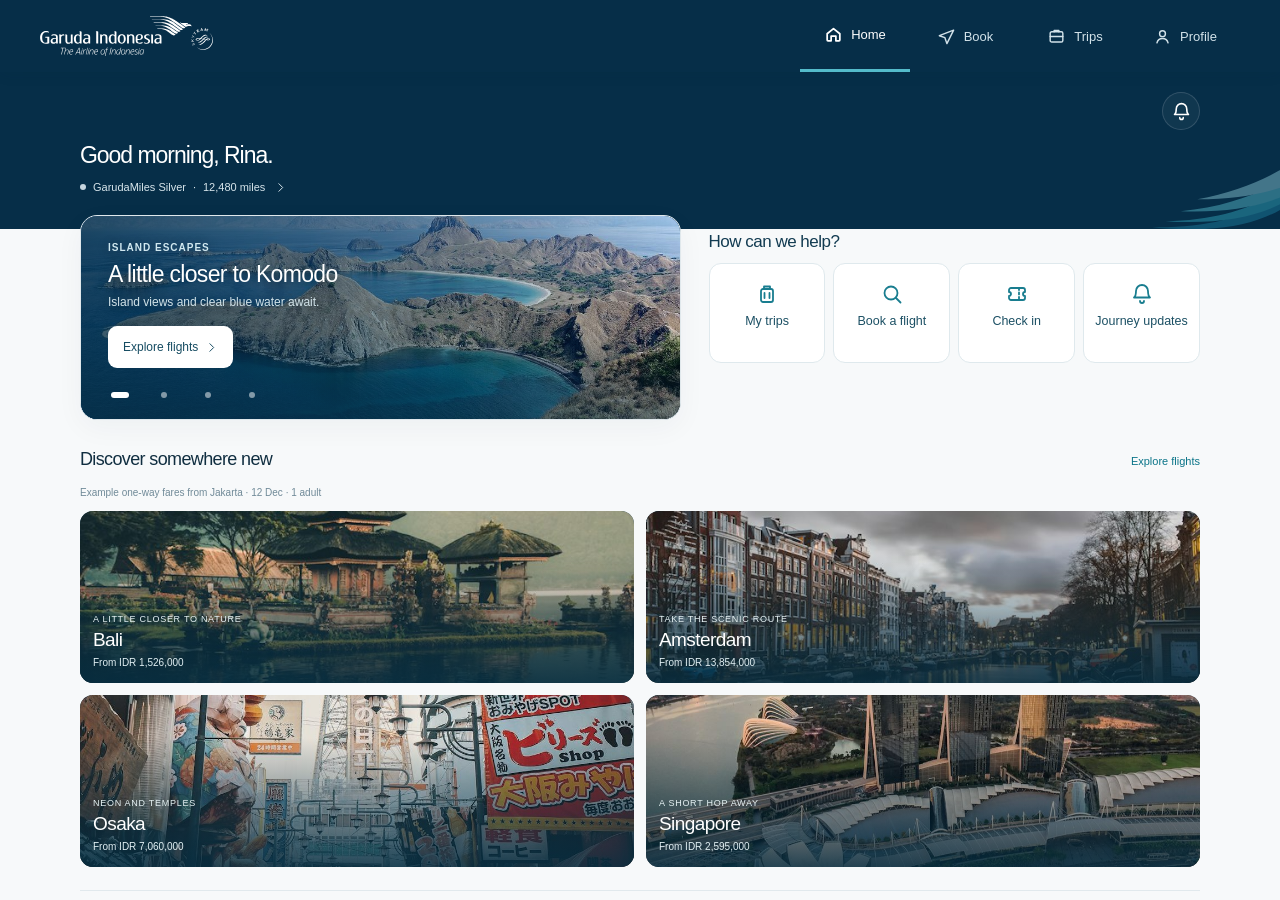
<file: garuda/index.html>
<!doctype html>
<html lang="en">
<head>
<meta charset="utf-8">
<title>Garuda Indonesia · concept app</title>
<meta name="viewport" content="width=device-width,initial-scale=1,viewport-fit=cover">
<meta name="theme-color" content="#06283a">
<meta name="apple-mobile-web-app-capable" content="yes">
<link rel="preconnect" href="https://fonts.googleapis.com"><link href="https://fonts.googleapis.com/css2?family=Geist:wght@400;500;600;700&family=Geist+Mono:wght@400;500;600&display=swap" rel="stylesheet">
<link rel="preconnect" href="https://api.fontshare.com"><link href="https://api.fontshare.com/v2/css?f[]=switzer@400,500,600,700&display=swap" rel="stylesheet">
<style>
:root{--ink:#0c1d27;--mute:#5d6f79;--line:#e3e9ed;--soft:#f2f6f8;--sky:#e7f2f5;--deep:#06283a;--deep2:#0b4f66;--teal:#0f7f93;--teal-d:#0b6577;--gold:#b8924a;--red:#c23a22;--amber:#9a5b00;--green:#1b7d52;
 --font:"Geist",-apple-system,BlinkMacSystemFont,"Segoe UI",Roboto,sans-serif;--mono:"Geist Mono",ui-monospace,SFMono-Regular,Menlo,monospace}
*{box-sizing:border-box;-webkit-tap-highlight-color:transparent}
html,body{margin:0;height:100%;background:#d5dfe4;color:var(--ink);font-family:var(--font);-webkit-font-smoothing:antialiased;font-feature-settings:"tnum" 1}
button,input{font:inherit;color:inherit;border:0;background:none;padding:0;cursor:pointer;text-align:left}
input{cursor:text;outline:0}
svg{display:block}
.stage{min-height:100%;display:grid;place-items:center}
.phone{position:relative;width:100%;max-width:430px;height:100dvh;max-height:900px;background:var(--soft);overflow:hidden}
@media(min-width:520px){.stage{padding:24px}.phone{height:min(900px,calc(100dvh - 48px));border-radius:38px;box-shadow:0 30px 80px rgba(6,40,58,.3),0 0 0 10px #0c1d27}}
.view{position:absolute;inset:0 0 66px 0;overflow-y:auto;overscroll-behavior:contain;background:var(--soft);display:none}
.view.on{display:block}.view.nonav{bottom:0}.view.wh{background:#fff}
.view.enter{animation:slide .28s cubic-bezier(.3,.7,.2,1)}@keyframes slide{from{transform:translateX(22px);opacity:0}to{transform:none;opacity:1}}
@media(prefers-reduced-motion:reduce){.view.enter{animation:none}}
h1{margin:0;font-size:27px;font-weight:600;letter-spacing:-.03em;line-height:1.12}
h2{margin:0;font-size:12px;font-weight:600;color:var(--mute);letter-spacing:.08em;text-transform:uppercase}
.sub{color:var(--mute);font-size:14px;margin-top:5px}
.pad{padding:0 20px}
.mono{font-family:var(--mono)}
/* nav */
.tabs{position:absolute;left:0;right:0;bottom:0;height:66px;padding-bottom:env(safe-area-inset-bottom);background:#fff;border-top:1px solid var(--line);display:grid;grid-template-columns:repeat(5,1fr);z-index:5}
.tabs button{display:flex;flex-direction:column;align-items:center;justify-content:center;gap:3px;font-size:10.5px;font-weight:550;color:#7b8b94;position:relative}
.tabs button svg{width:23px;height:23px}.tabs button.on{color:var(--teal-d)}.tabs button.on::before{content:"";position:absolute;top:0;width:28px;height:3px;border-radius:0 0 3px 3px;background:var(--teal)}
.tabs .badge{position:absolute;top:7px;left:calc(50% + 6px);min-width:16px;height:16px;border-radius:8px;background:var(--red);color:#fff;font-size:10px;font-weight:700;display:none;place-items:center;padding:0 4px}.tabs .badge.on{display:grid}
.nav{display:flex;align-items:center;gap:6px;padding:calc(env(safe-area-inset-bottom)*0 + 12px) 12px 8px;background:inherit;position:sticky;top:0;z-index:4}
.nav .t{font-weight:600;font-size:16px}.nav.dk{color:#fff;background:var(--deep)}
.back{width:40px;height:40px;border-radius:50%;display:grid;place-items:center}.back svg{width:22px;height:22px}
/* hero */
.hero{background:linear-gradient(158deg,#05243a 0%,#0a4a63 58%,#0f7f93 130%);color:#fff;padding:18px 20px 110px;position:relative;overflow:hidden}
.hero .wing{position:absolute;right:-30px;top:-20px;width:300px;height:250px;opacity:.16}
.hero .row{display:flex;align-items:center;justify-content:space-between;position:relative}
.logo{display:flex;align-items:center;gap:10px;font-weight:600;font-size:15px;letter-spacing:-.01em}.logo svg{width:30px;height:24px;color:#fff}
.bell{position:relative;width:40px;height:40px;border-radius:50%;background:rgba(255,255,255,.12);display:grid;place-items:center}.bell svg{width:21px;height:21px}
.bell .dot{position:absolute;top:-2px;right:-2px;min-width:17px;height:17px;border-radius:9px;background:var(--red);color:#fff;font-size:10px;font-weight:700;display:none;place-items:center;padding:0 4px;box-shadow:0 0 0 2px #0a4a63}.bell .dot.on{display:grid}
.hero h1{margin-top:26px;font-size:30px;position:relative}.hero .hd{font-size:13px;color:#a9cad6;margin-top:6px;position:relative}
.mem{display:inline-flex;gap:8px;align-items:center;margin-top:14px;height:30px;padding:0 12px;border-radius:15px;background:rgba(255,255,255,.12);font-size:12.5px;font-weight:550;position:relative}.mem i{width:8px;height:8px;border-radius:50%;background:#d8b46a}
/* booking card */
.bk{margin:-84px 16px 0;background:#fff;border-radius:22px;box-shadow:0 14px 40px rgba(6,40,58,.16);position:relative;z-index:2;overflow:hidden}
.bt{display:grid;grid-template-columns:repeat(4,1fr);border-bottom:1px solid var(--line)}.bt button{height:48px;text-align:center;font-size:13.5px;font-weight:550;color:var(--mute);position:relative}.bt button.on{color:var(--deep)}.bt button.on::after{content:"";position:absolute;left:18%;right:18%;bottom:-1px;height:3px;background:var(--teal);border-radius:3px 3px 0 0}
.bb{padding:18px}
.ft{display:grid;grid-template-columns:1fr 30px 1fr;align-items:center}.ft .c b{display:block;font-family:var(--mono);font-size:36px;font-weight:500;letter-spacing:-.04em;line-height:1}.ft .c small{display:block;color:var(--mute);font-size:13px;margin-top:5px}.ft .r{text-align:right}.ft svg{width:26px;height:14px;color:var(--teal);margin:0 auto 18px}
.fields{display:grid;grid-template-columns:1fr 1fr;gap:10px;margin-top:16px}
.fd{border:1px solid var(--line);border-radius:12px;padding:10px 12px;display:block;width:100%}.fd small{display:block;font-size:11px;color:var(--mute);letter-spacing:.04em;text-transform:uppercase}.fd b{display:block;font-size:15.5px;font-weight:550;margin-top:2px}.fd input{width:100%;font-size:15.5px;font-weight:550;margin-top:2px}
.btn{height:50px;border-radius:13px;padding:0 20px;display:flex;align-items:center;justify-content:center;font-weight:600;font-size:15.5px;gap:8px;width:100%}
.btn.t{background:var(--teal);color:#fff}.btn.t:active{background:var(--teal-d)}.btn.d{background:var(--deep);color:#fff}.btn.o{border:1px solid var(--line);background:#fff;color:var(--ink)}.btn.w{background:#fff;color:var(--deep)}.btn.gl{background:rgba(255,255,255,.14);color:#fff}
.btn.sm{height:42px;font-size:14.5px;border-radius:11px;width:auto}
.sec{padding:26px 20px 10px;display:flex;align-items:baseline;justify-content:space-between}.sec h3{margin:0;font-size:19px;font-weight:600;letter-spacing:-.02em}.sec small{color:var(--teal-d);font-weight:550;font-size:13.5px}
/* trip card */
.tc{margin:0 16px;background:#fff;border-radius:20px;overflow:hidden;box-shadow:0 1px 0 var(--line),0 8px 24px rgba(6,40,58,.07);display:block;width:calc(100% - 32px)}
.tc .art{position:relative;height:118px}.tc .art svg.bg{position:absolute;inset:0;width:100%;height:100%}
.tc .ov{position:absolute;inset:0;padding:14px 18px;color:#fff;display:flex;flex-direction:column;justify-content:space-between}
.tc .ov .a{display:flex;justify-content:space-between;font-size:12px;letter-spacing:.06em;text-transform:uppercase;font-weight:600;opacity:.92}
.tc .ov .b{display:flex;align-items:flex-end;justify-content:space-between}.tc .ov b{font-family:var(--mono);font-size:32px;font-weight:500;letter-spacing:-.04em;line-height:1}.tc .ov svg{width:40px;height:12px;margin-bottom:9px;opacity:.8}
.tc .inf{display:grid;grid-template-columns:repeat(3,1fr);padding:14px 18px;gap:6px}.tc .inf small{display:block;font-size:11px;color:var(--mute);letter-spacing:.05em;text-transform:uppercase}.tc .inf b{font-size:15.5px;font-weight:550;font-family:var(--mono)}
.tc .ft2{display:flex;align-items:center;justify-content:space-between;padding:12px 18px;border-top:1px solid var(--line);font-size:13.5px}.tc .ft2 .cd{color:var(--mute)}.tc .ft2 .cd b{color:var(--ink);font-weight:600}
.tc .acts{display:grid;grid-template-columns:1fr 1fr;gap:8px;padding:0 14px 14px}
.chip{font-size:11.5px;font-weight:600;padding:3px 9px;border-radius:999px;background:var(--soft);color:var(--mute);white-space:nowrap}.chip.ok{background:#e1f3ea;color:var(--green)}.chip.warn{background:#fcefd9;color:var(--amber)}.chip.bad{background:#fbe6e1;color:var(--red)}
/* explore */
.ex{display:flex;gap:12px;overflow-x:auto;padding:2px 20px 6px;scrollbar-width:none}.ex::-webkit-scrollbar{display:none}
.dc{flex:none;width:152px;border-radius:18px;overflow:hidden;background:#fff;box-shadow:0 1px 0 var(--line),0 6px 18px rgba(6,40,58,.07);display:block}
.dc .im{height:132px;position:relative}.dc .im svg{position:absolute;inset:0;width:100%;height:100%}.dc .tx{padding:11px 13px 13px}.dc b{display:block;font-size:16px;font-weight:600;letter-spacing:-.01em}.dc small{color:var(--mute);font-size:12.5px}.dc em{font-style:normal;display:block;margin-top:6px;font-size:13px}.dc em b{display:inline;font-family:var(--mono);font-size:13.5px;font-weight:500}
.mc{margin:6px 16px 0;border-radius:18px;background:linear-gradient(135deg,#1a2f3a,#0c1d27);color:#fff;padding:18px;position:relative;overflow:hidden}
.mc .k{font-size:11px;letter-spacing:.14em;color:#d8b46a;font-weight:600;text-transform:uppercase}.mc b{display:block;font-family:var(--mono);font-size:30px;font-weight:500;letter-spacing:-.03em;margin-top:8px}.mc .bar{height:5px;background:rgba(255,255,255,.14);border-radius:3px;margin-top:14px;overflow:hidden}.mc .bar i{display:block;width:62%;height:100%;background:#d8b46a}.mc small{display:block;margin-top:9px;color:#a7b8c1;font-size:12.5px}
.fine{color:var(--mute);font-size:11.5px;padding:20px 20px 26px;line-height:1.5}
/* search */
.sh{background:#fff;padding:calc(env(safe-area-inset-bottom)*0 + 18px) 20px 6px}
.dr{display:flex;align-items:center;gap:14px;width:100%;padding:11px 20px;background:#fff}.dr.sel{background:var(--sky)}
.dr .th{width:54px;height:54px;border-radius:13px;overflow:hidden;position:relative;flex:none}.dr .th svg{position:absolute;inset:0;width:100%;height:100%}
.dr b{display:block;font-size:16px;font-weight:600}.dr small{color:var(--mute);font-size:13px}.dr .p{margin-left:auto;text-align:right}.dr .p small{display:block;font-size:11px}.dr .p b{font-family:var(--mono);font-size:14px;font-weight:500}
.rad{width:20px;height:20px;border-radius:50%;border:1.5px solid #b9c6cd;flex:none;margin-left:6px}.sel .rad{border:6px solid var(--teal)}
.strip{display:flex;gap:8px;overflow-x:auto;padding:4px 20px 14px;scrollbar-width:none;background:#fff}.strip::-webkit-scrollbar{display:none}
.strip button{flex:none;width:64px;padding:9px 0 9px;border-radius:13px;border:1px solid var(--line);text-align:center;background:#fff}.strip small{display:block;font-size:11px;color:var(--mute)}.strip b{display:block;font-size:18px;font-weight:600;margin:1px 0;letter-spacing:-.02em}.strip em{font-style:normal;font-size:11px;color:var(--mute);font-family:var(--mono)}.strip em.lo{color:var(--green);font-weight:600}
.strip button.on{background:var(--deep);border-color:var(--deep);color:#fff}.strip button.on small,.strip button.on em{color:#bcd9e4}
.seg{display:grid;grid-template-columns:repeat(3,1fr);background:var(--soft);border-radius:12px;padding:3px;margin:4px 20px 0}.seg button{height:38px;border-radius:9px;text-align:center;font-size:14px;font-weight:550;color:var(--mute)}.seg button.on{background:#fff;color:var(--deep);box-shadow:0 1px 3px rgba(6,40,58,.15)}
.step{display:flex;align-items:center;justify-content:space-between;padding:14px 20px;background:#fff}.step b{font-size:16px;font-weight:550}.step small{display:block;color:var(--mute);font-size:12.5px;font-weight:400}.step .n{display:flex;align-items:center;gap:14px}.step .n button{width:36px;height:36px;border-radius:50%;border:1px solid var(--line);display:grid;place-items:center;font-size:20px;text-align:center;line-height:1}.step .n span{font-family:var(--mono);font-size:18px;min-width:14px;text-align:center}
.foot{position:sticky;bottom:0;padding:12px 20px calc(env(safe-area-inset-bottom) + 14px);background:#fff;border-top:1px solid var(--line);z-index:3}
/* results */
.rh{background:var(--deep);color:#fff;padding:0 20px 16px}.rh .r{display:flex;align-items:center;gap:10px;font-family:var(--mono);font-size:26px;font-weight:500;letter-spacing:-.03em}.rh .r svg{width:24px;height:12px;color:#7fb1c3}.rh .m{color:#a9cad6;font-size:13px;margin-top:4px}
.res{padding:12px 16px 24px;display:grid;gap:12px}
.fl{background:#fff;border-radius:18px;padding:16px 16px 14px;box-shadow:0 1px 0 var(--line),0 6px 18px rgba(6,40,58,.06)}
.fl .a{display:flex;align-items:center;justify-content:space-between}.fl .tm{font-family:var(--mono);font-size:24px;font-weight:500;letter-spacing:-.03em}.fl .tm sup{font-size:11px;color:var(--teal-d);margin-left:2px}.fl .tm small{display:block;font-size:11.5px;color:var(--mute);font-family:var(--font);letter-spacing:0;font-weight:400}
.fl .ln{flex:1;display:flex;flex-direction:column;align-items:center;padding:0 12px;color:var(--mute);font-size:11.5px}.fl .ln i{display:block;height:1px;background:#c6d2d8;width:100%;margin:5px 0;position:relative}.fl .ln i::after{content:"";position:absolute;right:0;top:-3px;width:6px;height:6px;border-top:1px solid #aebcc4;border-right:1px solid #aebcc4;transform:rotate(45deg)}
.fl .mt{display:flex;align-items:center;gap:8px;margin:10px 0 12px;font-size:12.5px;color:var(--mute)}.fl .mt .lg{width:20px;height:20px;border-radius:5px;background:#fff;display:grid;place-items:center;overflow:hidden}.fl .mt .lg img{width:100%;height:100%;object-fit:contain}
.cab{display:grid;gap:8px}.cab.c3{grid-template-columns:repeat(3,1fr)}.cab.c2{grid-template-columns:repeat(2,1fr)}
.cab button{border:1px solid var(--line);border-radius:13px;padding:9px 10px 10px;text-align:left;background:#fff}.cab small{display:block;font-size:11px;color:var(--mute);font-weight:550}.cab b{display:block;font-family:var(--mono);font-size:14.5px;font-weight:500;margin-top:3px;letter-spacing:-.02em}.cab em{font-style:normal;font-size:10.5px;color:var(--red);font-weight:600;display:block;margin-top:1px}
.cab button.pref{border-color:var(--teal);background:var(--sky)}
/* sheet */
.scrim{position:absolute;inset:0;background:rgba(6,40,58,.5);opacity:0;pointer-events:none;transition:opacity .2s;z-index:20}.scrim.on{opacity:1;pointer-events:auto}
.sheet{position:absolute;left:0;right:0;bottom:0;background:#fff;border-radius:24px 24px 0 0;padding:10px 20px calc(env(safe-area-inset-bottom) + 20px);transform:translateY(105%);transition:transform .3s cubic-bezier(.3,.7,.2,1);z-index:21;max-height:88%;overflow-y:auto}.sheet.on{transform:none}
.sheet .grab{width:38px;height:4px;border-radius:2px;background:#d3dbe0;margin:0 auto 14px}
.fam{border:1px solid var(--line);border-radius:14px;padding:14px 16px;margin-top:10px;display:block;width:100%}.fam.sel{border-color:var(--teal);box-shadow:0 0 0 1px var(--teal);background:#fbfeff}
.fam .h{display:flex;justify-content:space-between;align-items:baseline}.fam .h b{font-size:16px;font-weight:600}.fam .h span{font-family:var(--mono);font-size:15px;font-weight:500}
.fam ul{margin:8px 0 0;padding:0;list-style:none;color:var(--mute);font-size:13px;display:grid;gap:4px}.fam li{display:flex;gap:8px}.fam li::before{content:"";width:5px;height:5px;border-radius:50%;background:var(--teal);margin-top:7px;flex:none;opacity:.6}
/* review */
.blk{background:#fff;margin:12px 16px 0;border-radius:18px;padding:16px 18px}
.blk h2{margin-bottom:12px}
.pr{display:flex;justify-content:space-between;padding:7px 0;font-size:14.5px;color:var(--mute)}.pr b{color:var(--ink);font-weight:500;font-family:var(--mono)}.pr.t{border-top:1px solid var(--line);margin-top:6px;padding-top:12px;color:var(--ink);font-weight:600}.pr.t b{font-size:18px;font-weight:600}
.pay{display:flex;align-items:center;gap:12px;width:100%;padding:13px 0;border-bottom:1px solid var(--line);font-size:15px;font-weight:550}.pay:last-child{border:0}.pay .ic{width:34px;height:24px;border-radius:5px;background:var(--soft);display:grid;place-items:center;font-size:10px;font-weight:700;color:var(--mute);letter-spacing:.04em}.pay .rad{margin-left:auto}.pay.sel .rad{border:6px solid var(--teal)}
.okw{display:grid;place-items:center;padding:46px 20px 6px}.okc{width:72px;height:72px;border-radius:50%;background:#e1f3ea;display:grid;place-items:center;color:var(--green)}.okc svg{width:36px;height:36px}
/* trip detail */
.th{position:relative;color:#fff;padding:0 20px 24px;background:var(--deep)}.th svg.bg{position:absolute;inset:0;width:100%;height:100%}.th>*:not(svg){position:relative}
.th .rr{display:flex;align-items:flex-end;justify-content:space-between;margin-top:6px}.th .rr b{font-family:var(--mono);font-size:44px;font-weight:500;letter-spacing:-.045em;line-height:1}.th .rr small{display:block;font-size:13px;color:#cfe3ea;margin-top:6px}.th .rr svg{width:56px;height:14px;margin-bottom:24px;opacity:.7}
.th .cd{margin-top:18px;display:inline-flex;align-items:center;gap:8px;background:rgba(255,255,255,.14);height:32px;padding:0 13px;border-radius:16px;font-size:13.5px;font-weight:550}.th .cd i{width:8px;height:8px;border-radius:50%;background:#43d18b}.th .cd.warn i{background:#ffb84a}.th .cd.bad i{background:#ff7a68}
.qa{display:grid;grid-template-columns:repeat(4,1fr);gap:8px;margin:-24px 16px 0;position:relative;z-index:2}
.qa button{background:#fff;border-radius:16px;padding:14px 4px 11px;display:flex;flex-direction:column;align-items:center;gap:7px;font-size:12px;font-weight:550;text-align:center;box-shadow:0 8px 22px rgba(6,40,58,.12)}.qa svg{width:24px;height:24px;color:var(--teal)}
.tl{margin:20px 20px 0;position:relative;padding-left:24px;background:#fff;border-radius:18px;padding:20px 20px 4px 44px}.tl::before{content:"";position:absolute;left:25px;top:30px;bottom:44px;width:2px;background:repeating-linear-gradient(#b9c9d1 0 4px,transparent 4px 8px)}
.tl .s{position:relative;padding-bottom:22px}.tl .s::before{content:"";position:absolute;left:-26px;top:4px;width:11px;height:11px;border-radius:50%;background:#fff;border:2.5px solid var(--teal)}.tl .s.e::before{background:var(--teal)}
.tl .t{font-family:var(--mono);font-size:22px;font-weight:500;letter-spacing:-.03em}.tl .t s{font-size:13px;color:var(--mute);margin-left:8px}.tl .t em{font-style:normal;color:var(--red);margin-left:8px;font-size:13px;font-weight:600}.tl .t sup{font-size:11px;color:var(--teal-d)}
.tl .c{font-size:15.5px;font-weight:600;margin-top:2px}.tl .d{font-size:13px;color:var(--mute);margin-top:2px}.tl .fl2{margin:-6px 0 18px;font-size:12.5px;color:var(--mute);display:flex;gap:8px;align-items:center}
.kv{display:grid;grid-template-columns:1fr 1fr;margin:12px 16px 0;background:#fff;border-radius:18px;padding:4px 18px}.kv div{padding:13px 0;border-bottom:1px solid var(--line)}.kv div:nth-last-child(-n+2){border:0}.kv small{display:block;font-size:11px;color:var(--mute);letter-spacing:.05em;text-transform:uppercase}.kv b{font-size:16.5px;font-weight:550;font-family:var(--mono)}
/* pass */
.pw{background:linear-gradient(180deg,var(--deep) 0,var(--deep) 210px,#e5eef2 210px);min-height:100%}
.pass{margin:2px 16px 0;border-radius:22px;background:#fff;box-shadow:0 18px 44px rgba(6,40,58,.22);overflow:hidden}
.pass .hd{padding:18px 20px 16px;background:linear-gradient(150deg,#0a4a63,#0f7f93);color:#fff;position:relative;overflow:hidden}.pass .hd .wing{position:absolute;right:-26px;top:-30px;width:200px;height:170px;opacity:.15}
.pass .hd .l{display:flex;align-items:center;justify-content:space-between;font-size:11.5px;letter-spacing:.12em;text-transform:uppercase;font-weight:600;color:#cfe8ef;position:relative}.pass .hd .l span:first-child{display:flex;gap:8px;align-items:center}.pass .hd .l svg{width:22px;height:17px;color:#fff}
.pass .rr{display:flex;align-items:flex-end;justify-content:space-between;margin-top:14px;position:relative}.pass .rr b{font-family:var(--mono);font-size:46px;font-weight:500;letter-spacing:-.05em;line-height:1}.pass .rr small{display:block;font-size:12.5px;color:#cfe8ef;margin-top:6px}.pass .rr svg{width:50px;height:14px;margin-bottom:24px;opacity:.75}
.pass .bd{padding:4px 20px 0}.pass .name{padding:14px 0 6px}.pass .name small,.pass .g small{display:block;font-size:11px;color:var(--mute);letter-spacing:.06em;text-transform:uppercase}.pass .name b{font-size:19px;font-weight:600;letter-spacing:-.01em}
.pass .g{display:grid;grid-template-columns:repeat(3,1fr)}.pass .g div{padding:13px 0;border-top:1px solid var(--line)}.pass .g b{font-size:21px;font-weight:500;font-family:var(--mono);letter-spacing:-.03em}.pass .g b.s{color:var(--red)}
.cut{position:relative;height:0;border-top:2px dashed #cfd9de;margin:6px 0 0}.cut::before,.cut::after{content:"";position:absolute;top:-12px;width:24px;height:24px;border-radius:50%;background:#e5eef2}.cut::before{left:-32px}.cut::after{right:-32px}
.qr{display:grid;place-items:center;padding:20px 0 24px}.qr svg{width:170px;height:170px}
.note{margin:14px 16px 0;padding:13px 15px;border-radius:14px;background:#fff;font-size:13.5px;display:flex;gap:11px;align-items:flex-start;box-shadow:0 1px 0 var(--line)}.note.warn{background:#fcefd9}.note.bad{background:#fbe6e1}.note svg{width:19px;height:19px;flex:none;margin-top:1px}
/* inbox */
.msg{display:flex;gap:14px;width:calc(100% - 32px);margin:0 16px 10px;padding:15px 16px;border-radius:16px;background:#fff;position:relative;box-shadow:0 1px 0 var(--line)}
.msg .ic{width:38px;height:38px;border-radius:50%;background:var(--sky);display:grid;place-items:center;flex:none;color:var(--teal)}.msg .ic svg{width:20px;height:20px}.msg .ic.bad{background:#fbe6e1;color:var(--red)}.msg .ic.warn{background:#fcefd9;color:var(--amber)}
.msg b{display:block;font-size:15.5px;font-weight:600;letter-spacing:-.01em}.msg p{margin:3px 0 0;font-size:13.5px;color:var(--mute);line-height:1.4}.msg .tm{margin-left:auto;font-size:12px;color:var(--mute);white-space:nowrap;padding-left:8px}
.msg.unread::after{content:"";position:absolute;right:14px;bottom:14px;width:8px;height:8px;border-radius:50%;background:var(--teal)}
.empty{padding:60px 30px;text-align:center;color:var(--mute);font-size:14px}
.opt{display:block;width:100%;border:1px solid var(--line);border-radius:14px;padding:15px 16px;margin-top:10px;background:#fff}.opt.sel{border-color:var(--teal);box-shadow:0 0 0 1px var(--teal)}
.opt .h{display:flex;justify-content:space-between;align-items:baseline;gap:10px}.opt b{font-size:16px;font-weight:600}.opt span{font-family:var(--mono);font-size:14px}.opt p{margin:5px 0 0;color:var(--mute);font-size:13.5px;line-height:1.4}
.vch{margin:18px 20px 0;padding:14px 0 0;border-top:1px solid var(--line);font-size:13.5px;color:var(--mute);line-height:1.5}.vch b{color:var(--ink)}
.seg4{display:flex;gap:8px;padding:12px 16px 4px}.seg4 button{height:36px;padding:0 16px;border-radius:18px;background:#fff;font-size:14px;font-weight:550;color:var(--mute);box-shadow:0 1px 0 var(--line)}.seg4 button.on{background:var(--deep);color:#fff}
.lst button{display:flex;align-items:center;gap:14px;width:100%;padding:15px 20px;border-bottom:1px solid var(--line);background:#fff}.lst b{font-weight:550;font-size:16px;display:block}.lst small{color:var(--mute);font-size:13px}
/* push + demo */
.push{position:absolute;left:10px;right:10px;top:10px;z-index:40;background:rgba(255,255,255,.97);backdrop-filter:blur(16px);border-radius:18px;box-shadow:0 10px 30px rgba(6,40,58,.25),0 0 0 1px var(--line);padding:12px 14px;display:flex;gap:11px;transform:translateY(-130%);transition:transform .35s cubic-bezier(.3,.7,.2,1)}.push.on{transform:none}
.push .lg{width:36px;height:36px;border-radius:9px;background:var(--deep);color:#fff;display:grid;place-items:center;flex:none}.push .lg svg{width:22px;height:17px}.push b{display:block;font-size:14px;font-weight:600}.push p{margin:2px 0 0;font-size:13px;color:var(--mute);line-height:1.35}.push small{margin-left:auto;font-size:11px;color:var(--mute)}
.demo{position:absolute;right:12px;bottom:78px;z-index:10;height:32px;padding:0 13px;border-radius:999px;background:var(--ink);color:#fff;font-size:12px;font-weight:600;display:flex;align-items:center;gap:7px;box-shadow:0 6px 18px rgba(0,0,0,.25)}.demo i{width:7px;height:7px;border-radius:50%;background:#43d18b}
.dm{margin-top:6px}.dm button{display:flex;align-items:center;gap:12px;width:100%;padding:14px 0;border-bottom:1px solid var(--line);font-size:15.5px;font-weight:550}.dm small{display:block;color:var(--mute);font-weight:400;font-size:12.5px;margin-top:1px}.dm svg{width:20px;height:20px;color:var(--teal);flex:none}
/* v2 additions: logo, pickers, calendar, chips, itinerary details */
.glogo{display:grid;place-items:center;background:#fff;border-radius:9px;overflow:hidden;width:32px;height:32px;flex:none;position:relative}
.glogo img{width:100%;height:100%;object-fit:contain;padding:3px}
.glogo svg{display:none;width:20px;height:16px;color:var(--deep)}.glogo.nf svg{display:block}
.logo .glogo{width:34px;height:34px}.push .lg{background:#fff;border:1px solid var(--line)}.push .lg .glogo{width:100%;height:100%;border-radius:9px}
.pass .hd .l .glogo{width:26px;height:26px;border-radius:7px}
.qrow{display:grid;grid-template-columns:1fr 44px 1fr;align-items:stretch;gap:0;margin:2px 20px 0;position:relative}
.qrow .pt{display:block;border:1px solid var(--line);border-radius:14px;padding:12px 14px;background:#fff;width:100%}.qrow .pt small{display:block;font-size:11px;color:var(--mute);letter-spacing:.06em;text-transform:uppercase}.qrow .pt b{display:block;font-family:var(--mono);font-size:30px;font-weight:500;letter-spacing:-.04em;line-height:1.1;margin-top:3px}.qrow .pt span{display:block;font-size:13px;color:var(--mute);margin-top:2px;white-space:nowrap;overflow:hidden;text-overflow:ellipsis}
.qrow .sw{align-self:center;justify-self:center;width:36px;height:36px;border-radius:50%;background:#fff;border:1px solid var(--line);display:grid;place-items:center;color:var(--teal);z-index:2;margin:0 -2px}.qrow .sw svg{width:18px;height:18px}
.dts{display:grid;grid-template-columns:1fr 1fr;gap:10px;margin:12px 20px 0}.dts .fd.off{opacity:.45}
.err{margin:10px 20px 0;color:var(--red);font-size:13px;font-weight:550}
.chips{display:flex;gap:8px;overflow-x:auto;padding:10px 16px 4px;scrollbar-width:none}.chips::-webkit-scrollbar{display:none}
.chips button{flex:none;height:34px;padding:0 14px;border-radius:17px;background:#fff;box-shadow:inset 0 0 0 1px var(--line);font-size:13.5px;font-weight:550;color:var(--mute)}.chips button.on{background:var(--deep);color:#fff;box-shadow:none}.chips i{width:1px;background:var(--line);margin:6px 2px;flex:none}
.sum{margin:12px 16px 0;background:#fff;border-radius:16px;padding:12px 14px;display:flex;align-items:center;gap:12px;box-shadow:0 1px 0 var(--line)}.sum .ck{width:28px;height:28px;border-radius:50%;background:#e1f3ea;color:var(--green);display:grid;place-items:center;flex:none}.sum .ck svg{width:16px;height:16px}.sum b{display:block;font-size:14.5px;font-weight:600}.sum small{color:var(--mute);font-size:12.5px}.sum .ch{margin-left:auto;color:var(--teal-d);font-size:13px;font-weight:600}
.fl .stp{display:flex;flex-direction:column;align-items:center;gap:0}.fl .stp .tag{display:inline-block;margin-top:5px;font-size:11px;font-weight:600;padding:2px 8px;border-radius:9px;background:var(--soft);color:var(--mute);white-space:nowrap}.fl .stp .tag.c{background:#fcefd9;color:var(--amber)}
.fl .top2{display:block;width:100%;text-align:left}
.fl .ap{font-family:var(--font);font-size:11.5px;color:var(--mute);letter-spacing:0;font-weight:400;display:block}
.cab button.x{opacity:.45;pointer-events:none}
.lay{margin:2px 0 18px;display:flex;gap:8px;align-items:flex-start;background:var(--soft);border-radius:12px;padding:10px 12px;font-size:12.5px;color:var(--mute);line-height:1.4}.lay b{color:var(--ink);font-weight:600}.lay.w{background:#fcefd9;color:var(--amber)}.lay.w b{color:var(--amber)}.lay svg{width:16px;height:16px;flex:none;margin-top:1px}
.lg2{margin-bottom:6px}.lg2 .t{font-family:var(--mono);font-size:21px;font-weight:500;letter-spacing:-.03em}.lg2 .t sup{font-size:11px;color:var(--teal-d)}.lg2 .c{font-size:14.5px;font-weight:600;margin-top:1px}.lg2 .d{font-size:12.5px;color:var(--mute);margin-top:1px}
.sheet .sec2{margin:18px 0 6px}.am{display:grid;gap:8px;margin:8px 0 0;font-size:13.5px;color:var(--mute)}.am div{display:flex;gap:10px;align-items:center}.am svg{width:18px;height:18px;color:var(--teal);flex:none}
.cmp{overflow-x:auto;margin:12px -20px 0;padding:0 20px}.cmp table{border-collapse:collapse;min-width:640px;width:100%;font-size:12.5px}.cmp th{font-size:11.5px;text-align:left;padding:8px 8px 10px;font-weight:600;vertical-align:bottom}.cmp td{padding:9px 8px;border-top:1px solid var(--line);color:var(--ink)}.cmp td:first-child,.cmp th:first-child{color:var(--mute);font-weight:500;position:sticky;left:0;background:#fff;min-width:84px}.cmp td.n{color:var(--mute)}
.lnk{color:var(--teal-d);font-weight:600;font-size:13.5px;margin-top:12px;display:inline-block}
.pk{display:flex;flex-direction:column;height:100%}.pk .in{display:flex;align-items:center;gap:10px;margin:4px 16px 8px;background:#fff;border-radius:14px;padding:0 14px;height:48px;box-shadow:inset 0 0 0 1px var(--line)}.pk .in svg{width:19px;height:19px;color:var(--mute)}.pk .in input{flex:1;font-size:16px;height:100%}
.pi{display:flex;align-items:center;gap:14px;width:100%;padding:12px 20px;background:#fff;border-bottom:1px solid var(--line)}.pi .cd{font-family:var(--mono);font-size:17px;font-weight:500;width:46px;letter-spacing:-.02em}.pi b{display:block;font-size:15.5px;font-weight:550}.pi small{color:var(--mute);font-size:12.5px}.pi .z{margin-left:auto;font-size:11px;font-weight:600;color:var(--mute);background:var(--soft);padding:3px 8px;border-radius:9px}
.pl{padding:14px 20px 6px;font-size:11.5px;color:var(--mute);letter-spacing:.08em;text-transform:uppercase;font-weight:600;background:var(--soft)}
.cal{padding:0 0 12px}.cal .mh{font-size:15px;font-weight:600;margin:18px 0 8px}.wk,.cal .gd{display:grid;grid-template-columns:repeat(7,1fr);gap:2px}.wk span{font-size:11px;color:var(--mute);text-align:center;padding:4px 0}
.cal .gd button{height:52px;border-radius:10px;text-align:center;display:flex;flex-direction:column;align-items:center;justify-content:center;gap:1px}.cal .gd b{font-size:15px;font-weight:550}.cal .gd em{font-style:normal;font-size:9.5px;color:var(--mute);font-family:var(--mono)}.cal .gd em.lo{color:var(--green);font-weight:600}
.cal .gd button.x{opacity:.35;pointer-events:none}.cal .gd button.rg{background:var(--sky);border-radius:0}.cal .gd button.on{background:var(--deep);color:#fff;border-radius:10px}.cal .gd button.on em{color:#bcd9e4}
.calh{position:sticky;top:-10px;background:#fff;padding:2px 0 8px;z-index:2}
.lp{display:flex;gap:8px;padding:0 16px 12px;overflow-x:auto;scrollbar-width:none}.lp button{flex:none;height:36px;padding:0 14px;border-radius:18px;background:rgba(255,255,255,.14);color:#fff;font-size:13.5px;font-weight:550;font-family:var(--mono)}.lp button.on{background:#fff;color:var(--deep)}
.dirh{display:flex;justify-content:space-between;align-items:baseline;margin:22px 20px 8px}.dirh b{font-size:17px;font-weight:600;letter-spacing:-.02em}.dirh small{color:var(--mute);font-size:13px}
.legc{margin:0 16px;background:#fff;border-radius:18px;padding:16px 18px 6px}
.legc .lg2 .t{font-size:22px}.legc .meta{font-size:12.5px;color:var(--mute);margin:0 0 14px;padding-left:2px;display:flex;gap:6px;align-items:center}
.pxrow{display:flex;justify-content:space-between;align-items:center;padding:12px 0;border-top:1px solid var(--line)}.pxrow:first-of-type{border:0}.pxrow b{font-size:15.5px;font-weight:550}.pxrow small{display:block;color:var(--mute);font-size:12.5px;font-weight:400}
.fd.bad{box-shadow:0 0 0 1.5px var(--red);border-color:var(--red)}
.nores{padding:46px 28px;text-align:center;color:var(--mute);font-size:14.5px;line-height:1.5}.nores b{display:block;color:var(--ink);font-size:17px;margin-bottom:6px}
</style>
<style id="garuda-home-design">
/* Garuda Home: a quiet welcome, then the customer's next useful action. */
.push:not(.on){visibility:hidden}.push.on{visibility:visible}
#v-home{--font:"Switzer",Arial,sans-serif;--mono:var(--font);background:#f7f9fa;font-family:var(--font);color:#102e40}
#v-home button{font-family:inherit}#v-home button:focus-visible,#tabs button:focus-visible,.home-demo:focus-visible{outline:3px solid #19a9bb;outline-offset:4px}
.home-hero{position:relative;isolation:isolate;overflow:hidden;padding:24px 24px 52px;background:#062e48;color:white}
.home-wing{position:absolute;width:350px;height:260px;right:-120px;top:18px;z-index:-1;opacity:.65;pointer-events:none}
.home-brand{display:flex;justify-content:space-between;align-items:center;gap:12px}.home-brand .home-logo{display:block;width:178px;height:auto;max-width:calc(100% - 60px);flex:none}
.home-brand .bell{height:44px;width:44px;background:#ffffff0b;border:1px solid #ffffff24}.home-brand .bell .dot{background:#47c4d0;color:#062e48;box-shadow:0 0 0 2px #062e48}
.home-welcome{margin-top:25px}.home-welcome .home-date{font-size:11px;letter-spacing:.08em;color:#a6c5d4;margin-bottom:8px}.home-welcome h1{font-size:28px;line-height:1.18;font-weight:500;letter-spacing:-.045em}.home-welcome p{font-size:13px;color:#c0d8e3;margin:8px 0 0;line-height:1.5}
.home-member{display:flex;align-items:center;gap:7px;margin-top:17px;font-size:11px;font-weight:500;color:#d7e5eb;min-height:28px}.home-member i{width:6px;height:6px;background:#c5d5df;border-radius:50%}.home-member svg{width:13px;height:13px;margin-left:2px}
.home-main{padding:0 20px 24px}.home-journey{margin-top:-27px;position:relative;background:white;border:1px solid #e0e8ec;border-radius:20px;box-shadow:0 8px 28px #1033470b;overflow:hidden}
.home-trip-head{display:flex;justify-content:space-between;align-items:center;gap:8px;padding:18px 18px 0}.home-eyebrow{font-size:10px;letter-spacing:.1em;text-transform:uppercase;font-weight:600;color:#647c88}.home-flight{font-size:11px;font-weight:500;color:#496776;background:#f1f5f7;padding:5px 9px;border-radius:6px}
.home-route{display:grid;grid-template-columns:1fr 50px 1fr;align-items:center;gap:8px;padding:16px 18px 15px}.home-route .end{text-align:right}.home-route strong{display:block;font-size:33px;line-height:1;font-weight:500;letter-spacing:-.045em}.home-route small{display:block;font-size:12px;color:#647c88;margin-top:6px;line-height:1.3}.home-route>svg{width:45px;height:16px;color:#6295a5}
.home-schedule{display:grid;grid-template-columns:1.15fr 1fr 1fr;gap:10px;padding:0 18px 15px}.home-schedule>div+div{border-left:1px solid #e8edf0;padding-left:13px}.home-schedule small{display:block;font-size:10px;color:#71838e;margin-bottom:5px}.home-schedule b{font-size:14px;font-weight:500;letter-spacing:-.01em;font-variant-numeric:tabular-nums}.home-schedule sup{font-size:9px;color:#0b7c8f;margin-left:2px}
.home-state{display:flex;gap:8px;align-items:flex-start;margin:0 18px;padding:11px 0 13px;border-top:1px solid #e8edf0;font-size:12px;color:#506b79;line-height:1.45}.home-state i{width:6px;height:6px;background:#199377;border-radius:50%;flex:none;margin-top:5px}.home-state.warn i{background:#b9731c}.home-state.bad i{background:#c23a22}.home-state.warn{color:#885a22}.home-state.bad{color:#a73b28}
.home-cta{display:flex;justify-content:center;align-items:center;gap:8px;margin:0 18px 0;min-height:46px;border-radius:10px;background:#087e94;color:#fff;font-size:13px;font-weight:500;width:calc(100% - 36px)}.home-cta svg{width:18px;height:18px}.home-secondary{display:block;text-align:center;min-height:43px;width:100%;font-size:11px;font-weight:500;color:#567280}.home-cta:hover,.home-book:hover{background:#076c80}
.home-book{display:flex;align-items:center;gap:13px;width:100%;margin-top:18px;padding:17px 18px;border-radius:15px;background:#0a354f;color:#fff;min-height:77px}.home-book-icon{display:grid;place-items:center;width:38px;height:38px;border:1px solid #ffffff26;background:#ffffff09;border-radius:11px;flex:none}.home-book-icon svg{width:21px;height:21px}.home-book span:nth-child(2){flex:1}.home-book b{font-size:15px;font-weight:500;display:block;letter-spacing:-.015em}.home-book small{font-size:11px;color:#bdd0dc;display:block;margin-top:5px}.home-book>svg{width:18px;height:18px}
.home-shortcuts{display:grid;grid-template-columns:1fr 1fr;border-bottom:1px solid #e1e9ed;padding:8px 0 13px;margin-bottom:23px}.home-shortcuts button{min-height:44px;display:flex;align-items:center;justify-content:center;gap:8px;font-size:11px;font-weight:500;color:#375869}.home-shortcuts button+button{border-left:1px solid #e1e9ed;margin:8px 0;min-height:28px}.home-shortcuts svg{width:16px;height:16px}
.home-section-head{display:flex;justify-content:space-between;align-items:baseline;margin-bottom:13px}.home-section-head h2{font-size:18px;color:#102e40;letter-spacing:-.035em;text-transform:none;font-weight:500}.home-section-head button{font-size:11px;color:#0a7488;min-height:30px}.home-destinations{display:grid;grid-template-columns:1fr 1fr;gap:12px}.home-destination{position:relative;display:block;height:190px;overflow:hidden;border-radius:13px;background:#173c4d;color:white;isolation:isolate}.home-destination img{position:absolute;inset:0;width:100%;height:100%;object-fit:cover;z-index:-2;transition:transform .35s}.home-destination::before{content:"";position:absolute;inset:0;background:linear-gradient(180deg,#052d4100 25%,#052d41d9 100%);z-index:-1}.home-destination:hover img{transform:scale(1.04)}.home-destination span{position:absolute;bottom:15px;left:13px;right:10px}.home-destination small{font-size:9px;letter-spacing:.08em;text-transform:uppercase;color:#e6f2f4;display:block;margin-bottom:5px}.home-destination b{font-size:19px;font-weight:500;letter-spacing:-.03em}.home-destination em{display:block;font-size:10px;font-style:normal;color:#e1eff3;margin-top:6px}
.home-footer{display:flex;align-items:center;justify-content:space-between;margin-top:23px;padding:16px 0 0;border-top:1px solid #e1e9ed;color:#6b808b;font-size:10px}.home-footer a{color:inherit;text-decoration:none}.home-footer button{font-size:10px;min-height:30px;color:#506d7c}.home-fine{font-size:10px;line-height:1.6;color:#71838e;margin:9px 0 0}
.home-empty{padding:20px 18px;text-align:left}.home-empty h2{font-size:21px;text-transform:none;font-weight:500;color:#12364c;letter-spacing:-.03em;line-height:1.3;margin:0 0 9px}.home-empty p{font-size:13px;line-height:1.6;color:#607985;margin:0}.home-empty+.home-cta{margin-bottom:18px}
.home-check-list{margin:16px 0;padding:14px;background:var(--soft);border-radius:12px;display:grid;gap:8px;font-size:14px}.home-check-list label{display:flex;align-items:center;gap:10px;min-height:30px}.home-check-list input{accent-color:var(--teal);width:18px;height:18px}
#tabs{grid-template-columns:repeat(4,1fr);font-family:"Switzer",Arial,sans-serif;height:calc(66px + env(safe-area-inset-bottom));padding-bottom:env(safe-area-inset-bottom)}.view{bottom:calc(66px + env(safe-area-inset-bottom))}.view.nonav{bottom:0}#tabs button{font-size:10px;gap:5px}#tabs button.on::before{display:none}#tabs button.on svg{stroke-width:2.2}#demoBtn{display:none!important}.home-demo{margin:0 20px 22px;color:var(--teal-d);font-size:13px;min-height:44px;border:1px solid var(--line);padding:10px 14px;border-radius:12px;background:#fff}
/* v-home: get ready, recent searches */
.home-recent{display:flex;align-items:center;gap:8px;margin-top:11px;overflow-x:auto;scrollbar-width:none}.home-recent::-webkit-scrollbar{display:none}.home-recent span{font-size:11px;color:#6b808b;flex:none}.home-recent button{flex:none;min-height:34px;padding:0 12px;border-radius:17px;background:#fff;border:1px solid #dde6ea;font-size:12px;font-weight:500;color:#2c5164;font-variant-numeric:tabular-nums}.home-recent i{font-style:normal;color:#7ba0ae;margin:0 2px}
.home-prep{margin-top:22px}.home-prep-list{background:#fff;border:1px solid #e0e8ec;border-radius:14px;overflow:hidden}.home-prep-list button{display:flex;align-items:center;gap:12px;width:100%;min-height:54px;padding:8px 14px;text-align:left;border-bottom:1px solid #edf2f4;color:#12364c}.home-prep-list button:last-child{border:0}.home-prep-list .home-tool-icon{display:grid;place-items:center;width:32px;height:32px;border-radius:9px;background:#eef6f8;color:#0b7c8f;flex:none}.home-prep-list .home-tool-icon svg{width:17px;height:17px}.home-prep-list b{font-size:13px;font-weight:500}.home-prep-list span:nth-child(2){flex:1}.home-prep-list em{font-style:normal;font-size:11.5px;color:#6b808b}.home-prep-list em.open{color:#087e94;font-weight:500}.home-prep-list em.done{color:#1b7d52;font-weight:500}.home-prep-list>button>svg{width:15px;height:15px;color:#9ab0ba;flex:none}
.home-destination{height:172px}.home-destination em{font-style:normal}.home-main section[aria-labelledby=home-explore-title]{margin-top:26px}
@media(max-width:350px){.home-hero{padding-left:20px;padding-right:20px}.home-main{padding-left:14px;padding-right:14px}.home-welcome h1{font-size:26px}.home-schedule{gap:7px}.home-schedule>div+div{padding-left:9px}.home-destination{height:175px}}
@media(prefers-reduced-motion:reduce){.home-destination img{transition:none}}
</style>
<style id="garuda-search-design">
/* Search follows Home's quiet blue/white visual language. */
#v-search,#v-pick,.search-sheet{--font:"Switzer",Arial,sans-serif;--mono:var(--font);font-family:var(--font);color:#102e40}
.phone:has(#v-search.on),.phone:has(#v-pick.on){overflow:clip}
#v-search.on,#v-pick.on{display:flex;flex-direction:column;overflow:hidden;background:#f7f9fa}#v-search .nav,#v-pick .nav{position:relative;flex:none;background:#fff;border-bottom:1px solid #e5ecef;padding:14px 14px 12px;gap:8px}#v-search .nav .t,#v-pick .nav .t{font-size:15px;font-weight:500;letter-spacing:-.015em}#v-search .back,#v-pick .back{border:1px solid #e2e9ed;width:36px;height:36px}
.search-body{overflow-y:auto;overscroll-behavior:contain;flex:1;min-height:0;padding:24px 20px 24px}.search-heading h1{font-size:26px;font-weight:500;letter-spacing:-.045em}.search-heading p{font-size:12px;color:#647e8a;line-height:1.6;margin:8px 0 18px}
.multi-route{margin:0 0 16px}.multi-route-head{display:flex;align-items:center;justify-content:space-between;margin-bottom:9px}.multi-route-head .search-label{margin:0}.multi-route-head button{min-height:32px;color:#08798a;font-size:11px;font-weight:500}.multi-route .search-route{margin:0;border:0;border-radius:0;background:transparent}.multi-route-card{overflow:hidden;border:1px solid #dce6eb;border-radius:14px;background:#fff}.multi-route .search-airport{min-height:62px;padding:11px 16px;gap:12px}.multi-route .search-airport b{font-size:15px}.multi-route .destination-thumb{width:38px;height:38px;border-radius:8px}.multi-date{display:flex;align-items:center;gap:12px;min-height:59px;padding:10px 16px;border-top:1px solid #e9eef1;color:#2b8699}.multi-date svg{width:18px;height:18px;flex:none}.multi-date span{display:block;font-size:10px;color:#6f8490;margin-bottom:4px}.multi-date div{min-width:0;flex:1}.multi-date input{display:block;width:100%;border:0;background:transparent;color:#102e40;font:500 14px var(--font);padding:0;min-height:24px}.multi-add{display:flex;align-items:center;justify-content:center;gap:8px;width:100%;min-height:48px;margin:0 0 23px;border:1px solid #bdd8e1;border-radius:12px;background:#fff;color:#0b788b;font-size:12px;font-weight:500}.multi-add span{font-size:19px;line-height:1}.multi-add:focus-visible,.multi-date input:focus-visible{outline:3px solid #20a7bb;outline-offset:2px}.search-type{display:inline-flex;border:1px solid #dce7eb;background:#edf2f5;border-radius:10px;padding:3px;margin-bottom:21px}.search-type button{min-width:92px;min-height:36px;padding:0 15px;text-align:center;border-radius:7px;font-size:12px;font-weight:500;color:#647a87}.search-type button[aria-pressed=true]{background:#fff;color:#0b5e75;box-shadow:0 1px 5px #173d4e12}
.search-label{display:block;font-size:10px;letter-spacing:.08em;text-transform:uppercase;font-weight:600;color:#6a808d;margin:0 0 9px}.search-route{position:relative;background:#fff;border:1px solid #dce6eb;border-radius:15px;margin-bottom:19px}.search-airport{display:flex;align-items:center;gap:13px;width:100%;min-height:76px;padding:16px 18px;text-align:left}.search-airport .route-symbol{color:#2b8699;display:flex;justify-content:center;width:19px;flex:none}.route-symbol svg{width:18px;height:18px}.search-airport .place{min-width:0;flex:1}.search-airport small{display:block;font-size:10px;color:#6f8490;margin-bottom:4px}.search-airport b{display:block;font-size:17px;font-weight:500;letter-spacing:-.025em;overflow-wrap:anywhere;padding-right:30px}.search-airport .airport-code{color:#67828e;font-size:12px;font-weight:500;margin-right:4px}.search-airport+.search-airport{border-top:1px solid #e9eef1}.search-swap{position:absolute;right:15px;top:54px;width:42px;height:42px;border:1px solid #dce6eb;border-radius:50%;background:#fff;color:#0b7187;display:grid;place-items:center;box-shadow:0 2px 6px #15384b08;z-index:1}.search-swap svg{width:19px;height:19px}
.search-dates{display:grid;grid-template-columns:1fr 1fr;gap:0;background:white;border:1px solid #dce6eb;border-radius:14px;margin-bottom:8px}.search-date{padding:15px 14px;min-height:83px;display:flex;flex-direction:column;justify-content:center;gap:6px;min-width:0}.search-date+.search-date{border-left:1px solid #e5ecef}.search-date small{display:flex;align-items:center;gap:7px;color:#708490;font-size:10px}.search-date small svg{width:14px;height:14px}.search-date b{font-size:14px;letter-spacing:-.025em;font-weight:500}.search-date.add b{color:#0b7c91}.search-note{font-size:10px;color:#718692;line-height:1.6;margin:0 0 21px}.search-duration{font-size:10px;color:#0a7c8e;margin-top:3px}
.search-travellers{width:100%;min-height:76px;display:flex;align-items:center;gap:12px;border:1px solid #dce6eb;border-radius:14px;background:white;padding:15px 16px}.search-travellers>svg{width:19px;height:19px;color:#34778b;flex:none}.search-travellers span{flex:1;min-width:0}.search-travellers small{display:block;color:#718692;font-size:10px;margin-bottom:6px}.search-travellers b{display:block;font-size:14px;font-weight:500;line-height:1.4}.search-travellers .search-chevron{flex:none;width:16px;height:16px;color:#67828e}.search-message{display:flex;gap:8px;align-items:flex-start;border-radius:10px;padding:12px 13px;font-size:11px;line-height:1.6;background:#edf4f7;color:#4e6f7e;margin:15px 0 0}.search-message svg{width:15px;height:15px;flex:none;margin-top:2px}.search-message.error{background:#fff1ec;color:#aa432e}
.search-footer{flex:none;background:#fff;border-top:1px solid #e0e8ec;padding:12px 20px calc(15px + env(safe-area-inset-bottom))}.search-footer .search-summary{font-size:10px;color:#647e8a;text-align:center;margin:0 0 10px}.search-footer .btn{font-size:14px;font-weight:500;border-radius:11px;height:48px;gap:9px}.search-footer .btn svg{width:18px;height:18px}.search-footer .btn:disabled{opacity:.45;cursor:not-allowed}
#v-search button:focus-visible,#v-pick button:focus-visible,#v-pick input:focus-visible,.search-sheet button:focus-visible{outline:3px solid #20a7bb;outline-offset:3px}#v-pick .pk{min-height:0;flex:1;height:auto}.search-pick-input{display:flex;align-items:center;gap:9px;margin:17px 20px 9px;background:#fff;border:1px solid #cbdde5;border-radius:11px;padding:0 13px;min-height:50px;flex:none}.search-pick-input>svg{width:18px;height:18px;color:#5c8598}.search-pick-input input{font-size:15px;min-width:0;width:100%;height:48px}.search-pick-input button{font-size:20px;color:#547481;min-width:30px;min-height:36px;text-align:center}.search-pick-count{padding:0 22px 10px;font-size:10px;color:#6e8490;min-height:23px}#v-pick #pkList{overflow-y:auto;min-height:0;flex:1;padding:0 0 20px}.search-airport-row{display:flex;align-items:center;gap:13px;width:100%;min-height:72px;padding:13px 20px;text-align:left;background:#fff;border-bottom:1px solid #edf1f3}.search-airport-row .picker-code{width:49px;min-height:36px;display:grid;place-items:center;border-radius:8px;background:#eff5f7;color:#1d5c73;font-size:12px;font-weight:500;flex:none}.search-airport-row .picker-name{min-width:0;flex:1}.search-airport-row b{display:block;font-size:14px;font-weight:500;letter-spacing:-.015em}.search-airport-row small{display:block;margin-top:5px;font-size:11px;color:#718591}.search-airport-row>svg{width:17px;height:17px;color:#0f8799;flex:none}.search-picker-title{padding:18px 21px 9px;font-size:10px;font-weight:600;color:#708590;letter-spacing:.08em;text-transform:uppercase}
.search-sheet{padding:0;max-height:92%;display:flex;flex-direction:column;overflow:hidden;background:#f7f9fa}.search-sheet .ss-header{background:#fff;flex:none;padding:16px 20px 13px;border-bottom:1px solid #e2eaee}.ss-top{display:flex;justify-content:space-between;align-items:center;gap:10px}.ss-top h2{font-size:20px;text-transform:none;font-weight:500;letter-spacing:-.035em;color:#102e40}.ss-close{width:34px;height:34px;border-radius:50%;border:1px solid #e0e8ed;display:grid;place-items:center;color:#527180;font-size:23px;line-height:1}.ss-copy{font-size:11px;line-height:1.6;color:#6a818d;margin:6px 0 0}.ss-content{overflow-y:auto;overscroll-behavior:contain;min-height:0;flex:1;padding:18px 20px}.ss-footer{flex:none;background:#fff;border-top:1px solid #e0e8ec;padding:13px 20px calc(16px + env(safe-area-inset-bottom))}.ss-footer .btn{font-size:14px;font-weight:500;height:47px;border-radius:11px}.ss-footer .btn:disabled{opacity:.45}.ss-date-tabs{display:grid;grid-template-columns:1fr 1fr;gap:10px;margin-top:13px}.ss-date-tabs button{padding:9px 11px;min-height:61px;background:#f3f6f8;border-radius:10px;border:1px solid transparent}.ss-date-tabs button[aria-pressed=true]{border-color:#0c8298;background:#edf8fa}.ss-date-tabs small{display:block;font-size:10px;color:#68838e;margin-bottom:5px}.ss-date-tabs b{font-weight:500;font-size:13px}.ss-date-tabs.one{grid-template-columns:1fr}.ss-month-nav{display:flex;justify-content:space-between;align-items:center;margin:1px 0 12px}.ss-month-nav span{font-size:12px;font-weight:500}.ss-month-nav button{width:34px;height:34px;display:grid;place-items:center;border:1px solid #dbe5ea;border-radius:50%;background:#fff}.ss-month-nav svg{width:15px;height:15px}.ss-month-nav button:disabled{opacity:.3}.ss-calendar .month{margin:0 0 21px}.ss-calendar h3{font-size:15px;font-weight:500;margin:8px 0 12px}.ss-calendar .week,.ss-calendar .days{display:grid;grid-template-columns:repeat(7,minmax(0,1fr));gap:3px}.ss-calendar .week span{font-size:9px;text-align:center;color:#718792;padding:5px 0}.ss-calendar .days button{height:44px;display:flex;align-items:center;justify-content:center;flex-direction:column;border-radius:8px;font-size:13px}.ss-calendar .days button em{font-style:normal;font-size:8px;color:#66828e;margin-top:2px}.ss-calendar .days button:disabled{opacity:.25;cursor:not-allowed}.ss-calendar .days button.range{background:#e3f0f4;border-radius:0}.ss-calendar .days button.selected{background:#093f58;color:#fff}.ss-calendar .days button.selected em{color:#b5dbe5}.ss-calendar .days button.low em{color:#0a8369}.ss-calendar .days button.selected.low em{color:#b5dbe5}.ss-range-summary{font-size:11px;color:#5f7b89;text-align:center;margin:0 0 10px;line-height:1.5}
.ss-traveller{display:flex;justify-content:space-between;align-items:center;gap:10px;padding:13px 0;border-bottom:1px solid #e0e8ec}.ss-traveller:first-child{padding-top:0}.ss-traveller b{font-size:14px;font-weight:500}.ss-traveller small{display:block;font-size:11px;color:#718591;margin-top:5px}.ss-stepper{display:flex;align-items:center;gap:13px}.ss-stepper button{width:34px;height:34px;border:1px solid #c6dce5;background:#fff;display:grid;place-items:center;border-radius:50%;font-size:20px;color:#0b788d}.ss-stepper button:disabled{opacity:.3}.ss-stepper output{font-size:15px;min-width:13px;text-align:center}.ss-section-title{font-size:10px;color:#6a818d;letter-spacing:.08em;text-transform:uppercase;margin:23px 0 10px;font-weight:600}.ss-cabin{display:flex;align-items:center;gap:12px;padding:13px 14px;width:100%;border:1px solid #dce6ec;border-radius:11px;background:#fff;margin-bottom:8px}.ss-cabin[aria-checked=true]{border-color:#0e8196;background:#edf7f9}.ss-cabin>svg{width:19px;height:19px;color:#47788b;flex:none}.ss-cabin span{flex:1}.ss-cabin b{font-size:13px;font-weight:500;display:block}.ss-cabin small{display:block;font-size:10px;color:#6d8490;margin-top:4px}.ss-radio{width:17px;height:17px;border:1px solid #bacfd9;border-radius:50%;background:#fff}.ss-cabin[aria-checked=true] .ss-radio{border:5px solid #0b8297}
@media(max-width:350px){.search-body{padding:20px 15px}.search-heading h1{font-size:24px}.search-footer{padding-left:15px;padding-right:15px}.search-airport{padding-left:14px;padding-right:14px}.search-date{padding-left:11px;padding-right:11px}.search-date b{font-size:12px}.search-sheet .ss-header,.ss-content,.ss-footer{padding-left:16px;padding-right:16px}.ss-calendar .week,.ss-calendar .days{gap:2px}}
</style>
<style id="garuda-results-design">
#v-results,.results-detail{--font:"Switzer",Arial,sans-serif;--mono:var(--font);font-family:var(--font);color:#102e40}.phone:has(#v-results.on){overflow:clip}#v-results.on{display:flex;flex-direction:column;overflow:clip;background:#f5f8fa}#v-results .nav{position:relative;flex:none;background:#fff;border-bottom:1px solid #e2e9ee;padding:14px 14px 12px;gap:8px}#v-results .nav .t{font-size:15px;font-weight:500;letter-spacing:-.02em}#v-results .back{border:1px solid #e2e9ed;width:36px;height:36px}.results-scroll{overflow-y:auto;min-height:0;flex:1;overscroll-behavior:contain}.results-heading{background:#fff;padding:19px 20px 16px}.results-step{display:flex;align-items:center;justify-content:space-between;gap:10px;font-size:9px;letter-spacing:.09em;color:#718896;font-weight:500}.results-step button{font-size:11px;letter-spacing:0;color:#0b758a;min-height:32px}.results-route{display:flex;align-items:baseline;justify-content:space-between;gap:10px;margin:6px 0 0}.results-route h1{font-size:30px;letter-spacing:-.04em;font-weight:500}.results-route h1 span{font-size:23px;font-weight:400;color:#6b9bac;margin:0 7px}.results-route>span{font-size:10px;color:#6d8592}.results-heading p{font-size:12px;color:#5f7c8b;line-height:1.5;margin:7px 0}.results-party{font-size:10px;color:#718793;margin-top:7px}
.results-outbound{position:sticky;top:0;z-index:2;display:flex;align-items:flex-start;gap:10px;padding:13px 18px;background:#edf7f8;border-bottom:1px solid #ccdee6;box-shadow:0 3px 8px #17394b08}.results-outbound-check{color:#148a7c;margin-top:1px}.results-outbound-check svg{width:18px;height:18px}.results-outbound>div:nth-child(2){flex:1;min-width:0}.results-outbound b{font-size:11px;font-weight:500;display:block}.results-outbound small{display:block;font-size:10px;line-height:1.5;color:#647d8b;margin:5px 0}.results-outbound span{font-size:10px;color:#156e80}.results-outbound>button{font-size:10px;min-height:32px;color:#087a8d}
.results-date-strip{display:flex;gap:7px;overflow-x:auto;scrollbar-width:none;background:#fff;padding:0 20px 16px}.results-date-strip button{flex:none;min-width:73px;min-height:76px;text-align:center;padding:10px 8px;border:1px solid #dfe8ed;border-radius:11px;color:#557282}.results-date-strip button small{display:block;font-size:9px;margin-bottom:5px}.results-date-strip button b{display:block;font-size:12px;font-weight:500;color:#183d50}.results-date-strip button span{display:block;font-size:9px;margin-top:6px}.results-date-strip button[aria-pressed=true]{background:#0a3b54;border-color:#0a3b54;color:#c3dbe5}.results-date-strip button[aria-pressed=true] b{color:#fff}.results-date-strip button:disabled{opacity:.4;cursor:not-allowed}
.results-controls{display:flex;justify-content:space-between;align-items:center;gap:10px;padding:14px 20px 0}.results-controls label{display:flex;align-items:center;gap:8px;min-width:0}.results-controls label>span{font-size:10px;color:#718793}.results-controls select{font:500 11px var(--font);color:#31596d;background:transparent;border:0;max-width:160px;min-height:38px}.results-filter-toggle{display:flex;align-items:center;gap:6px;padding:0 11px;border:1px solid #d6e3e9;background:#fff;border-radius:8px;min-height:36px;font-size:10px;color:#376275}.results-filter-toggle svg{width:15px;height:15px}.results-filter-panel{background:#fff;border:1px solid #dce7eb;border-radius:12px;padding:14px;margin:10px 20px 0}.results-filter-panel>span{display:block;font-size:10px;color:#6c8491;margin:0 0 8px}.results-filter-panel>span:not(:first-child){margin-top:14px}.results-filter-panel button{min-height:34px;font-size:11px;border:1px solid #dce7eb;border-radius:8px;padding:8px 10px;color:#547384;background:#fff}.results-filter-panel button[aria-pressed=true]{background:#eaf6f8;border-color:#0d8497;color:#0a6c7c}.results-filter-panel>div{display:flex;gap:6px}.results-filter-panel>div button{flex:1;padding:9px 6px}.results-filter-panel button small{font-size:8px;display:block;margin-top:4px;color:#718793}.results-filter-panel .results-clear{margin-top:12px;border:0;padding:0;color:#0e788c;font-size:10px}.results-filter-panel button:disabled{opacity:.4}.results-filter-panel[hidden]{display:none}
.results-count{padding:13px 20px 11px}.results-count b{font-size:11px;font-weight:500;display:block}.results-count span{display:block;font-size:10px;line-height:1.6;color:#718793;margin-top:5px}.results-list{display:grid;gap:13px;padding:0 16px 0}.result-flight{border:1px solid #dce6ec;border-radius:16px;background:#fff;overflow:hidden}.result-flight.open{border-color:#6cabbc}.result-flight-top{display:flex;justify-content:space-between;align-items:center;gap:10px;padding:14px 16px 0;font-size:10px;color:#6b8391}.result-flight-top>span:first-child{font-weight:500;color:#31596c}.result-selected{color:#078173!important;background:#e7f5f1;padding:4px 7px;border-radius:5px}.result-times{display:grid;grid-template-columns:1fr 1.3fr 1fr;align-items:center;padding:18px 16px 12px;gap:10px}.result-times>div:last-child{text-align:right}.result-times b{font-size:24px;font-weight:500;letter-spacing:-.04em;white-space:nowrap}.result-times b sup{font-size:10px;color:#138294;margin-left:3px}.result-times>div>small{display:block;font-size:10px;color:#698493;margin-top:5px}.result-duration{text-align:center;color:#6e8998;font-size:10px}.result-duration i{display:block;height:1px;background:#cbdce4;margin:8px 0;position:relative}.result-duration i::after{content:"";position:absolute;right:0;top:-2px;width:5px;height:5px;border-right:1px solid #9ab9c8;border-top:1px solid #9ab9c8;transform:rotate(45deg)}.result-duration small{font-size:9px!important;line-height:1.4}.result-meta{display:flex;align-items:center;justify-content:space-between;gap:10px;padding:0 16px 10px;color:#7c8e99;font-size:9px}.result-meta>span{flex:1;line-height:1.5}.result-meta button{display:flex;align-items:center;gap:3px;color:#0c778b;font-size:10px;min-height:32px;flex:none}.result-meta button svg{width:12px;height:12px}.result-arrival-note{font-size:9px;color:#0f7889;background:#f1f7f9;margin:0 16px 12px;padding:7px 9px;border-radius:6px}.result-price-row{display:flex;align-items:center;justify-content:space-between;gap:12px;border-top:1px solid #e7eef1;margin:0 16px;padding:12px 0 15px}.result-price-row>div{min-width:0;flex:1}.result-price-row small{display:block;font-size:9px;color:#6c8593;line-height:1.5}.result-price-row b{display:block;font-size:18px;font-weight:500;letter-spacing:-.03em;color:#123b50;margin-top:4px}.result-price-row>div>span{display:block;font-size:9px;color:#718793;margin-top:5px}.result-cabin-warning{color:#a06020}.result-expand{display:flex;align-items:center;justify-content:center;gap:5px;border-radius:8px;background:#eaf5f8;color:#0d7589;border:1px solid #d2e5ec;font-size:11px;font-weight:500;padding:0 10px;min-height:39px;flex:none}.result-expand svg{width:13px;height:13px}.result-expand[aria-expanded=true] svg{transform:rotate(90deg)}
.result-fares{padding:0 13px 15px;border-top:1px solid #deeaef;background:#f8fafb}.result-fares[hidden]{display:none}.result-cabin-tabs{display:flex;gap:6px;padding-top:14px}.result-cabin-tabs button{flex:1;min-width:0;min-height:62px;padding:10px 5px;border:1px solid #dce7ed;border-radius:9px;background:#fff;font-size:10px;line-height:1.4;color:#4c6f81;text-align:center;font-weight:500}.result-cabin-tabs small{display:block;font-size:9px;font-weight:400;margin-top:4px;color:#748b98}.result-cabin-tabs button[aria-pressed=true]{border-color:#167e94;color:#0b7184;background:#eaf6f9}.result-fare-intro{margin:17px 1px 12px}.result-fare-intro b{display:block;font-size:12px;font-weight:500}.result-fare-intro span{display:block;font-size:11px;color:#698390;line-height:1.5;margin-top:5px}.result-family{display:block;width:100%;text-align:left;margin-bottom:9px;border:1px solid #dce6ec;border-radius:11px;background:#fff;padding:13px}.result-family[aria-checked=true]{border-color:#0d8297;box-shadow:0 0 0 1px #0d8297;background:#fff}.result-family:disabled{opacity:.5}.result-family-head{display:flex;justify-content:space-between;gap:12px;align-items:center}.result-family-head b{display:block;font-size:13px;font-weight:500}.result-family-head small{display:block;font-size:10px;color:#718792;margin-top:4px}.result-family-head>i{width:17px;height:17px;border-radius:50%;border:1px solid #bcd2dc;flex:none}.result-family[aria-checked=true] .result-family-head>i{border:5px solid #0c8095}.result-rules{display:grid;grid-template-columns:1fr 1fr;gap:11px 10px;margin:14px 0}.result-rules small{display:block;font-size:10px;color:#748a98}.result-rules b{display:block;font-size:12px;font-weight:500;color:#466a7c;margin-top:4px;line-height:1.4}.result-family-price{display:block;border-top:1px solid #e5edf1;padding-top:10px}.result-family-price b{display:block;font-size:16px;font-weight:500;letter-spacing:-.02em;color:#123b50}.result-family-price small{display:block;font-size:10px;color:#718793;margin-top:4px}.result-total-note{font-size:10px;line-height:1.6;color:#607f8f;margin:12px 1px}.result-continue{height:44px;font-size:14px;font-weight:500;border-radius:9px}.result-continue svg{width:15px;height:15px}.result-continue:disabled{opacity:.4}.results-local{font-size:9px;color:#78909e;text-align:center;line-height:1.6;padding:17px 20px calc(23px + env(safe-area-inset-bottom));margin:0}.results-empty{background:#fff;border:1px solid #dce7ec;border-radius:14px;padding:25px 20px}.results-empty h2{font-size:19px;text-transform:none;color:#153b50;letter-spacing:-.03em;font-weight:500}.results-empty p{font-size:12px;line-height:1.7;color:#6b8491;margin:12px 0 18px}.results-empty .btn{font-size:12px;height:42px}.results-detail .result-detail-leg{background:#fff;padding:15px;border:1px solid #dce7ec;border-radius:11px;margin-bottom:12px}.result-detail-leg>span{display:block;font-size:10px;color:#6b8594;margin-bottom:15px}.result-detail-leg>div{display:flex;align-items:flex-start;gap:14px;margin:12px 0}.result-detail-leg>div>b{font-size:19px;font-weight:500;min-width:55px}.result-detail-leg p{font-size:12px;margin:0;color:#345f73;line-height:1.6}.result-detail-leg small{display:block;color:#728b98;font-size:10px;margin-top:3px}.result-connection{display:flex;gap:10px;align-items:flex-start;padding:13px;background:#eaf4f7;border-radius:10px;margin:2px 0 15px;color:#38677b}.result-connection svg{width:18px;height:18px;flex:none}.result-connection b{font-size:11px;font-weight:500;display:block}.result-connection small{font-size:10px;line-height:1.6;display:block;margin-top:5px}.result-connection.tight{background:#fff3e3;color:#876124}#v-results button:focus-visible,#v-results select:focus-visible{outline:3px solid #21a8bc;outline-offset:3px}
@media(max-width:350px){.results-heading{padding-left:16px;padding-right:16px}.results-date-strip{padding-left:16px;padding-right:16px}.results-controls{padding-left:16px;padding-right:16px}.results-controls select{max-width:139px;font-size:10px}.results-count{padding-left:16px;padding-right:16px}.results-list{padding-left:12px;padding-right:12px}.result-times{gap:6px;padding-left:13px;padding-right:13px}.result-times b{font-size:22px}.result-price-row b{font-size:16px}.result-price-row{gap:8px}.result-expand{font-size:10px;padding-left:8px;padding-right:8px}.result-rules{gap:10px 8px}.results-outbound{padding-left:13px;padding-right:13px}}
</style>
<style id="garuda-review-design">html,body{overflow:clip}
#v-review{--font:"Switzer",Arial,sans-serif;--mono:var(--font);font-family:var(--font);color:#102e40}.phone:has(#v-review.on){overflow:clip}#v-review.on{display:flex;flex-direction:column;overflow:clip;background:#f5f8fa}#v-review .nav{position:relative;flex:none;background:#fff;border-bottom:1px solid #e2e9ee;padding:14px 14px 12px;gap:8px}#v-review .nav .t{font-size:15px;font-weight:500;letter-spacing:-.02em}#v-review .back{border:1px solid #e2e9ed;width:36px;height:36px}.review-body{overflow-y:auto;min-height:0;flex:1;padding:23px 20px 22px;overscroll-behavior:contain}.review-heading{margin-bottom:22px}.review-heading>span{font-size:9px;letter-spacing:.1em;font-weight:500;color:#758d9b}.review-heading h1{font-size:25px;font-weight:500;line-height:1.22;letter-spacing:-.04em;margin:10px 0 8px;max-width:280px}.review-heading p{font-size:12px;color:#6d8796;line-height:1.6;margin:0}.review-section{margin-bottom:22px}.review-section-heading{display:flex;justify-content:space-between;align-items:center;gap:10px;margin-bottom:11px}.review-section-heading h2{font-size:16px;font-weight:500;color:#173d52;text-transform:none;letter-spacing:-.025em}.review-section-heading>button{min-height:32px;font-size:10px;color:#0c788d}.review-section-heading>span{font-size:10px;color:#738b99}.review-section-copy{font-size:11px;line-height:1.65;color:#6a8594;margin:0 0 14px}.review-journey{border:1px solid #dbe6ed;border-radius:13px;background:#fff;padding:14px 15px;margin-bottom:10px}.review-direction{display:flex;justify-content:space-between;gap:10px;font-size:10px}.review-direction b{font-weight:500;color:#1f6a81}.review-direction>span{color:#6c8696}.review-flight-times{display:grid;grid-template-columns:1fr 1.1fr 1fr;align-items:center;gap:8px;margin:14px 0 7px}.review-flight-times>div:last-child{text-align:right}.review-flight-times b{font-size:24px;font-weight:500;letter-spacing:-.035em;white-space:nowrap}.review-flight-times small{display:block;font-size:10px;color:#6d8898;margin-top:4px}.review-flight-times sup{font-size:10px;color:#0c7c8d;margin-left:2px}.review-flight-times>span{text-align:center;font-size:9px;color:#74909f;line-height:1.5}.review-flight-times i{display:block;height:1px;background:#cbdce5;margin:6px 0}.review-flight-meta{display:flex;align-items:center;justify-content:space-between;gap:10px;color:#748c9b;font-size:9px;margin-bottom:8px}.review-flight-meta>button{display:flex;align-items:center;gap:3px;min-height:30px;font-size:10px;color:#0c788d}.review-flight-meta svg{height:12px;width:12px}.review-fare{border-top:1px solid #e6edf2;padding-top:10px}.review-fare summary{list-style:none;display:flex;align-items:center;justify-content:space-between;gap:10px;cursor:pointer;font-size:11px;color:#416c80;min-height:31px}.review-fare summary::-webkit-details-marker{display:none}.review-fare summary small{display:block;font-size:10px;color:#768d9b;margin-top:4px}.review-fare summary>svg{width:13px;height:13px;flex:none}.review-fare[open] summary>svg{transform:rotate(90deg)}.review-fare dl{display:grid;grid-template-columns:1fr 1fr;gap:12px;margin:13px 0 0;padding-top:12px;border-top:1px solid #e7eef2}.review-fare dt{font-size:10px;color:#7c919e}.review-fare dd{font-size:11px;color:#416a7f;line-height:1.5;margin:4px 0 0}
.review-traveller-group>h3{display:flex;align-items:center;gap:6px;color:#6a8594;font-weight:500;font-size:10px;letter-spacing:.06em;text-transform:uppercase;margin:16px 0 9px}.review-traveller-group>h3>span{display:grid;place-items:center;border:1px solid #d7e4eb;border-radius:50%;height:17px;width:17px;font-size:9px;letter-spacing:0;background:#fff}.review-person{border:1px solid #dbe6ed;border-radius:13px;background:#fff;padding:15px;margin-bottom:10px}.review-person-heading{display:flex;align-items:center;gap:10px;margin-bottom:15px}.review-person-heading>span{width:31px;height:31px;border-radius:9px;background:#edf5f8;color:#3d748c;font-size:10px;font-weight:500;display:grid;place-items:center;flex:none}.review-person-heading h3{font-size:13px;font-weight:500;margin:0;letter-spacing:-.01em}.review-person-heading small{font-size:10px;color:#78909e;display:block;margin-top:4px}.review-field{display:block;margin-top:13px}.review-field>span{font-size:11px;color:#526f81;display:block;margin-bottom:7px}.review-field>input{border:1px solid #cfdee7;background:#fff;border-radius:9px;min-height:46px;width:100%;padding:11px 12px;font-size:16px;line-height:1.4;color:#214a61;font-family:var(--font);box-shadow:none;appearance:none;-webkit-appearance:none}.review-field>input::placeholder{color:#9babb5;font-size:13px}.review-field>input:focus{outline:2px solid #2497ab;outline-offset:1px}.review-field.invalid input{border-color:#bd5138;background:#fffaf8}.review-field-error{font-size:11px;color:#b14a32;line-height:1.5;margin:7px 1px 0}.review-field-help{font-size:10px;color:#7b919e;line-height:1.5;display:block;margin-top:6px}.review-lap{display:flex;align-items:flex-start;gap:7px;font-size:10px;line-height:1.6;color:#6a8797;padding:10px;background:#f1f7f9;border-radius:8px;margin:13px 0 0}.review-lap svg{width:14px;height:14px;flex:none;margin-top:1px}.review-lap b{font-weight:500}.review-error-summary{font-size:12px;line-height:1.6;color:#a8462e;border:1px solid #f0d7cc;background:#fff1eb;padding:12px 13px;border-radius:10px;margin-bottom:19px}.review-error-summary[hidden],.review-field-error[hidden]{display:none}.review-price-lines{background:#fff;border:1px solid #dbe6ed;padding:13px 15px;border-radius:13px;margin:0}.review-price-lines>div{display:flex;align-items:baseline;justify-content:space-between;gap:12px;padding:7px 0}.review-price-lines dt{font-size:11px;line-height:1.5;color:#708998}.review-price-lines dd{font-size:12px;margin:0;color:#345c73;white-space:nowrap}.review-price-lines .total{border-top:1px solid #e4edf2;margin-top:8px;padding-top:13px}.review-price-lines .total dt{color:#315a70;font-weight:500}.review-price-lines .total dd{font-weight:500;font-size:17px;letter-spacing:-.02em;color:#153d54}.review-payments{display:grid;grid-template-columns:repeat(3,minmax(0,1fr));gap:8px}.review-payment{padding:12px 7px 10px;min-height:98px;border:1px solid #dbe6ed;background:#fff;border-radius:11px;display:flex;flex-direction:column;align-items:center;justify-content:center;gap:8px}.review-payment>span{display:grid;place-items:center;min-width:30px;height:22px;background:#f2f6f8;border:1px solid #e3ebef;border-radius:5px;font-size:8px;letter-spacing:.03em;color:#52768b}.review-payment>b{font-size:11px;font-weight:500;color:#54778b}.review-payment>i{display:block;width:15px;height:15px;border:1px solid #b9d1dc;border-radius:50%;background:#fff}.review-payment[aria-checked=true]{border-color:#108298;background:#edf7f9;box-shadow:0 0 0 1px #108298}.review-payment[aria-checked=true]>i{border:4px solid #108298}.review-footer{flex:none;background:#fff;border-top:1px solid #dce7ed;padding:12px 20px calc(13px + env(safe-area-inset-bottom));text-align:center}.review-footer>p{font-size:10px;color:#6c8797;line-height:1.5;margin:0 0 9px}.review-footer>.btn{font-size:13px;font-weight:500;border-radius:10px;height:auto;min-height:48px;line-height:1.4;padding:9px 14px;text-align:center}.review-footer>.btn:disabled{opacity:.45;cursor:not-allowed}.review-footer>small{display:block;font-size:9px;color:#879ca8;margin-top:8px}.review-missing{background:#fff4ec;border:1px solid #f0d9cc;border-radius:12px;padding:17px;margin-bottom:20px}.review-missing h2{font-size:17px;font-weight:500;text-transform:none;letter-spacing:-.02em;color:#784f32}.review-missing p{font-size:12px;line-height:1.6;color:#8a715e}.review-missing button{height:42px;font-size:13px}#v-review button:focus-visible,#v-review summary:focus-visible{outline:3px solid #29a6bb;outline-offset:3px}
@media(max-width:350px){.review-body{padding-left:15px;padding-right:15px}.review-heading h1{font-size:24px}.review-footer{padding-left:15px;padding-right:15px}.review-footer>.btn{font-size:12px}.review-journey{padding-left:12px;padding-right:12px}.review-flight-times b{font-size:22px}.review-person{padding-left:13px;padding-right:13px}.review-price-lines dd{font-size:11px}.review-price-lines .total dd{font-size:15px}}
</style>
<style id="garuda-confirmation-design">
#v-done{--font:"Switzer",Arial,sans-serif;--mono:var(--font);font-family:var(--font);color:#12374d}.phone:has(#v-done.on){overflow:clip}#v-done.on{display:flex;flex-direction:column;overflow:clip;background:#f5f8fa}.confirmation-brand{flex:none;padding:19px 22px;min-height:76px;background:#082f47;display:flex;align-items:center;justify-content:space-between;gap:14px}.confirmation-brand>img{display:block;width:154px;height:auto;max-width:58%;flex:none}.confirmation-brand>span{display:flex;align-items:center;gap:5px;font-size:10px;color:#b0dce3;background:#ffffff0a;border:1px solid #ffffff1c;border-radius:20px;padding:7px 9px}.confirmation-brand svg{width:14px;height:14px}.confirmation-body{flex:1;min-height:0;overflow-y:auto;padding:24px 20px 21px;overscroll-behavior:contain}.confirmation-heading h1{font-size:29px;font-weight:500;letter-spacing:-.045em;margin:0}.confirmation-heading p{font-size:12px;line-height:1.65;color:#6f8795;max-width:280px;margin:9px 0 18px}.confirmation-reference{display:flex;align-items:center;justify-content:space-between;gap:15px;background:#fff;border:1px solid #dbe6ed;border-radius:13px;padding:16px}.confirmation-reference>div{min-width:0;flex:1}.confirmation-reference label{display:block;font-size:10px;color:#718997;margin-bottom:6px}.confirmation-reference input{display:block;width:100%;min-width:0;font-family:var(--font);font-size:23px;font-weight:500;letter-spacing:.09em;padding:0;color:#123c54;cursor:text;background:none;line-height:1.25}.confirmation-reference button{display:flex;align-items:center;justify-content:center;gap:6px;min-width:68px;min-height:40px;border:1px solid #d7e6ed;border-radius:8px;background:#eef6f9;color:#16758a;font-size:11px}.confirmation-reference button svg{width:15px;height:15px}.confirmation-copy-status{font-size:10px;line-height:1.5;min-height:16px;color:#148075;margin:6px 2px 9px}.confirmation-next{display:flex;align-items:flex-start;gap:11px;padding:14px;background:#edf6f8;border:1px solid #d8e9ee;border-radius:11px;margin:0 0 22px}.confirmation-next>svg{width:18px;height:18px;flex:none;color:#258798;margin-top:1px}.confirmation-next h2{font-size:12px;font-weight:500;color:#245f73;text-transform:none;letter-spacing:0;margin:0}.confirmation-next p{font-size:11px;line-height:1.6;color:#6b8795;margin:6px 0 0}.confirmation-section-title{display:flex;justify-content:space-between;gap:12px;align-items:center;margin-bottom:12px}.confirmation-section-title h2,.confirmation-details>h2{font-size:16px;font-weight:500;text-transform:none;letter-spacing:-.025em;color:#163d54;margin:0}.confirmation-section-title>span{font-size:10px;color:#7b919e}.confirmation-journey{padding:15px;border:1px solid #dbe6ed;border-radius:13px;background:#fff;margin-bottom:10px}.confirmation-direction{display:flex;justify-content:space-between;align-items:center;gap:10px;font-size:10px;color:#748c9b}.confirmation-direction b{color:#2b7084;font-weight:500}.confirmation-route{display:grid;grid-template-columns:1fr 35px 1fr;align-items:center;gap:10px;margin:15px 0 8px}.confirmation-route strong{font-size:26px;font-weight:500;letter-spacing:-.04em}.confirmation-route strong:last-child{text-align:right}.confirmation-route>svg{width:35px;height:13px;color:#78a6b8}.confirmation-times{display:flex;justify-content:space-between;gap:12px;color:#638191;font-size:11px;line-height:1.5}.confirmation-times>span{flex:1}.confirmation-times>span:last-child{text-align:right}.confirmation-times sup{color:#0b7c8f;font-size:8px}.confirmation-flight-info{margin-top:13px;border-top:1px solid #e7eef3;padding-top:11px;font-size:9px;line-height:1.5;color:#7a909e}.confirmation-flight-info>span{display:block}.confirmation-flight-info>b{font-size:10px;font-weight:500;color:#507789;display:block;margin-top:5px}.confirmation-details{margin-top:22px}.confirmation-details>h2{margin-bottom:12px}.confirmation-details dl{background:#fff;border:1px solid #dbe6ed;border-radius:0 0 12px 12px;border-top:0;margin:0;padding:0 15px}.confirmation-details dl>div{display:flex;justify-content:space-between;align-items:baseline;gap:12px;padding:12px 0;border-top:1px solid #e6edf2}.confirmation-details dt{font-size:10px;color:#748e9d;flex:none}.confirmation-details dd{font-size:11px;color:#3d667c;line-height:1.5;overflow-wrap:anywhere;margin:0;text-align:right;min-width:0}.confirmation-details .total dt{font-size:11px;font-weight:500;color:#3b6176}.confirmation-details .total dd{font-size:18px;font-weight:500;letter-spacing:-.025em;color:#133c53}.confirmation-details>p{font-size:10px;text-align:right;color:#7a929f;margin:8px 0 0}.confirmation-travellers{background:#fff;border:1px solid #dbe6ed;border-bottom:0;border-radius:12px 12px 0 0;padding:0 15px}.confirmation-travellers summary{display:flex;align-items:center;justify-content:space-between;gap:10px;font-size:10px;color:#748e9d;min-height:46px;cursor:pointer;list-style:none}.confirmation-travellers summary::-webkit-details-marker{display:none}.confirmation-travellers summary>b{display:flex;align-items:center;gap:5px;font-size:11px;font-weight:400;color:#3d667c}.confirmation-travellers summary svg{width:12px;height:12px}.confirmation-travellers[open] summary svg{transform:rotate(90deg)}.confirmation-travellers ul{list-style:none;padding:0 0 5px;margin:0;border-top:1px solid #e7eef2}.confirmation-travellers li{display:flex;justify-content:space-between;gap:12px;padding:10px 0 5px;font-size:11px;color:#3f687d}.confirmation-travellers li>small{font-size:9px;color:#7c939f;white-space:nowrap}.confirmation-demo-note{font-size:10px;line-height:1.6;color:#8196a2;margin:17px 0 0}.confirmation-footer{flex:none;background:#fff;border-top:1px solid #dce7ed;padding:12px 20px calc(8px + env(safe-area-inset-bottom))}.confirmation-footer>.btn{font-size:14px;font-weight:500;height:47px;border-radius:10px;gap:8px}.confirmation-footer>.btn svg{width:15px;height:15px}.confirmation-home{display:block;width:100%;text-align:center;min-height:37px;font-size:11px;color:#628292}#v-done button:focus-visible,#v-done input:focus-visible,#v-done summary:focus-visible{outline:3px solid #24a7bb;outline-offset:3px}.trips-empty{margin:5px 18px;padding:35px 22px;border:1px solid #dce7ed;background:#fff;border-radius:17px;font-family:"Switzer",Arial,sans-serif;text-align:center}.trips-empty>svg{width:34px;height:34px;color:#4c8b9f;margin:0 auto 17px}.trips-empty h2{font-size:20px;font-weight:500;letter-spacing:-.03em;text-transform:none;color:#173e54;line-height:1.3}.trips-empty p{font-size:12px;line-height:1.7;color:#6c8796;margin:13px 0 20px}.trips-empty .btn{font-size:13px;font-weight:500;border-radius:10px;height:45px}
@media(max-width:350px){.confirmation-brand{padding-left:18px;padding-right:18px}.confirmation-body{padding-left:15px;padding-right:15px}.confirmation-footer{padding-left:15px;padding-right:15px}.confirmation-reference{padding-left:13px;padding-right:13px}.confirmation-reference input{font-size:22px}.confirmation-heading h1{font-size:27px}.confirmation-times{font-size:10px}.confirmation-details .total dd{font-size:16px}}
</style>
<style id="garuda-trips-design">
#v-trips,#v-trip{--font:"Switzer",Arial,sans-serif;--mono:var(--font);font-family:var(--font);color:#153b52}.phone:has(#v-trip.on),.phone:has(#v-trips.on){overflow:clip}#v-trips.on,#v-trip.on{display:flex;flex-direction:column;overflow:clip;background:#f5f8fa}.trips-header{display:flex;align-items:center;justify-content:space-between;gap:12px;background:#fff;padding:25px 22px 18px;flex:none}.trips-header>div>span{font-size:9px;letter-spacing:.1em;color:#7a919f}.trips-header h1{font-size:29px;font-weight:500;letter-spacing:-.045em;margin-top:8px}.trips-header>button,.trips-header-actions>button{height:39px;width:39px;display:grid;place-items:center;background:#eff7fa;border:1px solid #d5e6ed;border-radius:50%;color:#197e91}.trips-header>button svg{width:19px;height:19px}.trips-header-actions{display:flex;align-items:center;gap:10px}.trips-header .trips-find{width:auto;height:39px;padding:0 15px;border-radius:20px;background:#fff;border:1px solid #cfdee7;color:#197e91;font-size:13px;font-weight:600;font-family:inherit}.trips-header-actions>button:last-child{height:39px;width:39px;display:grid;place-items:center;background:#eff7fa;border:1px solid #d5e6ed;border-radius:50%;color:#197e91}.trips-header-actions>button:last-child svg{width:19px;height:19px}.trips-empty-link{display:block;margin:14px auto 0;background:none;border:0;color:#197e91;font:600 13px var(--font);text-decoration:underline;padding:8px;min-height:40px}.retrieve-note{font-size:12px;color:#526f81;line-height:1.5;margin-top:14px}.retrieve-error{font-size:13px;color:#b14a32;background:#fffaf8;border:1px solid #e8c3b8;border-radius:9px;padding:10px 12px;margin-top:14px;line-height:1.45}.trips-tab-row{display:flex;gap:24px;background:#fff;padding:0 22px;border-bottom:1px solid #e0e9ef;flex:none}.trips-tab-row>button{display:flex;align-items:center;gap:7px;min-height:47px;position:relative;color:#7a919f;font-size:12px}.trips-tab-row>button[aria-pressed=true]{color:#0f7086}.trips-tab-row>button[aria-pressed=true]::after{content:"";position:absolute;left:0;right:0;bottom:0;height:2px;background:#0d8298;border-radius:2px}.trips-tab-row>button span{display:grid;place-items:center;font-size:9px;background:#f0f5f7;border-radius:12px;min-width:19px;height:18px}.trips-list{overflow-y:auto;min-height:0;flex:1;padding:18px 17px 25px;overscroll-behavior:contain}.trips-list .trips-empty{margin:0;padding:35px 19px}.trips-card{background:#fff;border:1px solid #dce7ed;border-radius:16px;overflow:hidden;margin-bottom:13px}.trips-card-main{width:100%;display:block;padding:16px}.trips-card-top{display:flex;align-items:center;justify-content:space-between;gap:10px;font-size:10px;color:#6f8898}.trip-status{display:inline-flex;align-items:center;gap:5px;border-radius:20px;padding:4px 8px;font-size:9px;font-weight:500;white-space:nowrap;line-height:1.4}.trip-status.blue{background:#eaf4f8;color:#2d788d}.trip-status.green{background:#e7f5f0;color:#288373}.trip-status.warn{background:#fff1df;color:#a16b29}.trip-status.bad{background:#ffede8;color:#b2543b}.trip-status.muted{background:#edf2f5;color:#7b909e}.trips-card-route{display:grid;grid-template-columns:1fr 36px 1fr;align-items:center;gap:12px;margin:20px 0 17px}.trips-card-route>div:last-child{text-align:right}.trips-card-route b{display:block;font-size:29px;font-weight:500;letter-spacing:-.045em}.trips-card-route small{display:block;font-size:11px;color:#718c9c;margin-top:5px;line-height:1.5}.trips-card-route>svg{width:36px;height:13px;color:#85adbe}.trips-card-info{display:flex;align-items:center;justify-content:space-between;gap:10px;font-size:10px;color:#7a919f}.trips-card-info>span:last-child{display:flex;align-items:center;gap:4px}.trips-card-info svg{width:12px;height:12px}.trips-card-bottom{border-top:1px solid #e7eef3;padding:9px 15px;display:flex;align-items:center;justify-content:space-between;gap:10px}.trips-card-bottom>span{font-size:10px;color:#77909f}.trips-card-bottom>button{display:flex;align-items:center;justify-content:center;gap:4px;min-height:36px;color:#107a8d;background:#edf7fa;border:1px solid #d9eaf0;padding:6px 9px;border-radius:8px;font-size:10px;max-width:63%}.trips-card-bottom svg{width:12px;height:12px;flex:none}
#v-trip .nav{position:relative;flex:none;background:#fff;border-bottom:1px solid #e2e9ee;padding:14px 14px 12px;gap:8px}#v-trip .nav .t{font-size:15px;font-weight:500;letter-spacing:-.02em}#v-trip .back{border:1px solid #e2e9ed;width:36px;height:36px}.trip-body{overflow-y:auto;flex:1;min-height:0;padding:20px 18px 23px;overscroll-behavior:contain}.trip-hero{background:#0a354d;border-radius:15px;padding:19px;color:#fff}.trip-hero>span{font-size:9px;letter-spacing:.09em;color:#a9c8d7}.trip-hero h1{font-size:23px;font-weight:500;letter-spacing:-.035em;line-height:1.3;margin:12px 0 15px}.trip-hero h1>span{color:#80afc1;white-space:nowrap}.trip-hero>div{display:flex;justify-content:space-between;align-items:center;gap:10px}.trip-hero>div>span:first-child{font-size:10px;color:#b7d0dc}.trip-hero .trip-status.blue{background:#ffffff14;color:#bcdeeb}.trip-hero .trip-status.muted{background:#ffffff14;color:#b7d0dc}.trip-next{display:flex;align-items:flex-start;gap:9px;padding:13px 14px;background:#eaf4f8;border:1px solid #d8e8ef;border-radius:11px;margin:13px 0 24px;color:#3e748b}.trip-next>svg{width:17px;height:17px;flex:none;margin-top:2px}.trip-next b{font-size:11px;font-weight:500}.trip-next p{font-size:11px;line-height:1.65;color:#6d8999;margin:5px 0 0}.trip-next.warn{background:#fff4e5;border-color:#f0dfc5;color:#a16b29}.trip-next.bad{background:#fff0ea;border-color:#f3dacf;color:#b2543b}.trip-section-title{display:flex;align-items:center;justify-content:space-between;gap:10px;margin-bottom:13px}.trip-section-title h2{font-size:17px;font-weight:500;text-transform:none;letter-spacing:-.03em;color:#173d53}.trip-section-title>span{font-size:9px;color:#8196a2}.trip-direction{margin-bottom:20px}.trip-direction>h3{display:flex;align-items:center;justify-content:space-between;font-size:11px;font-weight:500;margin:0 2px 10px;color:#4b788d}.trip-direction>h3>span{font-size:10px;color:#8195a2;font-weight:400}.trip-leg{border:1px solid #dce7ed;border-radius:13px;background:#fff;overflow:hidden}.trip-leg>header{display:flex;align-items:center;justify-content:space-between;padding:13px 14px 4px;gap:10px}.trip-leg>header>b{font-size:11px;font-weight:500;color:#416d83}.trip-stops{list-style:none;padding:0 14px;margin:9px 0 13px}.trip-stops li{position:relative;display:grid;grid-template-columns:61px 1fr;gap:12px;padding:7px 0}.trip-stops li:first-child{padding-bottom:16px}.trip-stops li:first-child::after{content:"";position:absolute;left:68px;top:18px;bottom:-7px;width:1px;background:#d3e3eb}.trip-stops li>div:last-child{position:relative;padding-left:12px;min-width:0}.trip-stops li>div:last-child::before{content:"";position:absolute;left:-6px;top:6px;width:6px;height:6px;border:1px solid #8eb6c9;border-radius:50%;background:#fff;z-index:1}.trip-stops li>.trip-stop-time>b{font-size:20px;font-weight:500;letter-spacing:-.04em}.trip-stop-time sup{font-size:9px;color:#157e92;margin-left:2px}.trip-stop-time s{display:block;font-size:10px;color:#9aabb5;margin-top:4px}.trip-stops li>div>b{font-size:12px;font-weight:500;line-height:1.5}.trip-stops li>div>b>span{font-size:10px;color:#7b96a5;margin-left:3px}.trip-stops li small{display:block;font-size:9px;color:#7d94a2;line-height:1.6;margin-top:5px}.trip-leg>footer{border-top:1px solid #e7eef3;display:flex;align-items:center;justify-content:space-between;gap:10px;padding:6px 13px}.trip-leg>footer>span{font-size:9px;color:#7e95a3}.trip-leg>footer>button{display:flex;align-items:center;gap:3px;min-height:31px;font-size:10px;color:#0e7b8e;flex:none}.trip-leg>footer svg{width:12px;height:12px}.trip-transfer{display:flex;align-items:flex-start;gap:9px;background:#eaf4f8;border:1px solid #d8e8ee;border-radius:10px;padding:12px;margin:9px 3px;color:#4d7e94}.trip-transfer>svg{width:16px;height:16px;flex:none}.trip-transfer b{font-size:11px;font-weight:500;display:block}.trip-transfer small{font-size:10px;line-height:1.6;display:block;margin-top:5px;color:#6b8a9c}.trip-transfer.tight{background:#fff3e3;border-color:#f0dfc5;color:#9c6d33}.trip-fare-details{padding:10px 13px;background:#fff;border:1px solid #dce7ed;border-radius:10px;margin-top:8px}.trip-fare-details summary{display:flex;align-items:center;justify-content:space-between;gap:10px;list-style:none;font-size:10px;color:#4f7b90;min-height:25px;cursor:pointer}.trip-fare-details summary::-webkit-details-marker{display:none}.trip-fare-details summary>svg{width:12px;height:12px}.trip-fare-details[open] summary>svg{transform:rotate(90deg)}.trip-fare-details dl{display:grid;grid-template-columns:1fr 1fr;gap:12px;margin:11px 0 0;padding-top:12px;border-top:1px solid #e7eef3}.trip-fare-details dt{font-size:9px;color:#879ca9}.trip-fare-details dd{font-size:11px;line-height:1.5;margin:4px 0 0;color:#527d92}.trip-services{margin-top:26px}.trip-section-copy{font-size:11px;line-height:1.6;color:#7892a1;margin:-5px 0 14px}.trip-service-scope{background:#fff;border:1px solid #dce7ed;border-radius:12px;padding:0 13px;margin-bottom:11px}.trip-service-scope label{display:block;padding:12px 0}.trip-service-scope label+label{border-top:1px solid #e7eef3}.trip-service-scope label>span{display:block;font-size:9px;color:#8198a6;margin-bottom:5px}.trip-service-scope select{width:100%;min-width:0;min-height:29px;color:#3e7087;font:12px var(--font);background:transparent;border:0}.trip-service-grid{display:grid;gap:8px}.trip-service-grid>button{display:flex;align-items:center;gap:12px;width:100%;padding:13px;background:#fff;border:1px solid #dce7ed;border-radius:11px;min-height:80px}.trip-service-grid>button>svg:first-child{width:21px;height:21px;color:#4e8ca2;flex:none}.trip-service-grid>button>span{flex:1;min-width:0}.trip-service-grid>button>b,.trip-service-grid b{display:block;font-size:12px;font-weight:500;color:#2c5f77}.trip-service-grid small{display:block;font-size:11px;color:#6d8b9d;line-height:1.5;margin-top:4px}.trip-service-grid em{font-size:9px;color:#8a9eaa;font-style:normal;display:block;margin-top:4px}.trip-service-grid>button>svg:last-child{width:14px;height:14px;color:#6a9db3;flex:none}.trip-booking-details{margin-top:25px;background:#fff;border:1px solid #dce7ed;border-radius:12px;padding:0 14px}.trip-booking-details>summary{list-style:none;display:flex;justify-content:space-between;align-items:center;gap:10px;min-height:65px;cursor:pointer}.trip-booking-details>summary::-webkit-details-marker{display:none}.trip-booking-details>summary b{font-size:13px;font-weight:500}.trip-booking-details>summary small{display:block;font-size:10px;color:#8299a7;margin-top:5px}.trip-booking-details>summary>svg{width:14px;height:14px;color:#648fa5}.trip-booking-details[open]>summary>svg{transform:rotate(90deg)}.trip-booking-details>div{border-top:1px solid #e7eef3;padding-top:13px}.trip-booking-details h3{font-size:10px;font-weight:500;color:#7692a3;margin:0 0 8px}.trip-booking-details ul{list-style:none;margin:0;padding:0 0 7px}.trip-booking-details li{display:flex;justify-content:space-between;gap:10px;padding:7px 0;font-size:11px;color:#4d7a91}.trip-booking-details li small{font-size:9px;color:#879ca9}.trip-booking-details dl{margin:0}.trip-booking-details dl>div{display:flex;align-items:baseline;justify-content:space-between;gap:12px;padding:12px 0;border-top:1px solid #e7eef3}.trip-booking-details dt{font-size:10px;color:#8097a5;flex:none}.trip-booking-details dd{font-size:11px;color:#436e85;line-height:1.5;margin:0;text-align:right;overflow-wrap:anywhere;min-width:0}.trip-footer{flex:none;padding:11px 19px calc(15px + env(safe-area-inset-bottom));background:#fff;border-top:1px solid #dce7ed;text-align:center}.trip-footer p{font-size:10px;color:#7b94a3;margin:0 0 8px}.trip-footer>.btn{height:auto;min-height:46px;font-size:13px;line-height:1.4;font-weight:500;gap:7px;padding:9px 12px;text-align:center;border-radius:10px}.trip-footer>.btn svg{width:14px;height:14px;flex:none}.trip-info-copy{font-size:13px;line-height:1.7;color:#4d778d;margin:0 0 18px}.trip-service-allowance{margin:0}.trip-service-allowance>div{padding:12px 0;border-bottom:1px solid #dce7ed}.trip-service-allowance dt{font-size:11px;color:#8399a6}.trip-service-allowance dd{font-size:14px;color:#3c6e86;margin:6px 0 0}.trip-preference-options{display:grid;gap:9px;margin-bottom:16px}.trip-preference-options>button{display:flex;align-items:center;justify-content:space-between;gap:10px;min-height:50px;padding:12px 14px;border:1px solid #dce7ed;background:#fff;border-radius:10px;font-size:13px;color:#416f87}.trip-preference-options>button>i{width:17px;height:17px;border:1px solid #c3d9e4;background:#fff;border-radius:50%}.trip-preference-options>button[aria-checked=true]{border-color:#0d8399;background:#edf7fa}.trip-preference-options>button[aria-checked=true]>i{border:5px solid #0d8399}.trip-preference-options>button:disabled{opacity:.5}#v-trips button:focus-visible,#v-trip button:focus-visible,#v-trip select:focus-visible,#v-trip summary:focus-visible{outline:3px solid #27a6bc;outline-offset:3px}
@media(max-width:350px){.trips-header{padding-left:17px;padding-right:17px}.trips-tab-row{padding-left:17px;padding-right:17px}.trips-list{padding-left:12px;padding-right:12px}.trips-card-main{padding-left:13px;padding-right:13px}.trips-card-route{gap:8px}.trips-card-route b{font-size:27px}.trips-card-bottom{padding-left:12px;padding-right:12px}.trips-card-bottom>span{font-size:9px}.trip-body{padding-left:14px;padding-right:14px}.trip-hero{padding-left:15px;padding-right:15px}.trip-hero h1{font-size:22px}.trip-hero>div{gap:6px}.trip-stops{padding-left:12px;padding-right:12px}.trip-stops li{grid-template-columns:53px 1fr;gap:10px}.trip-stops li:first-child::after{left:58px}.trip-stop-time>b{font-size:19px}.trip-stops li>div>b{font-size:11px}.trip-stops li>div>small{font-size:9px}.trip-footer{padding-left:15px;padding-right:15px}}
</style>

<style id="garuda-destination-design">
/* Photographs introduce the place; operational details stay on solid surfaces. */
.destination-visual{position:relative;isolation:isolate;overflow:hidden;background:#0b354c;border-radius:13px;margin:0 0 22px;height:142px;text-align:left;color:#fff}
.destination-photo{display:block;width:100%;height:100%;object-fit:cover}.destination-photo[hidden]{display:none}
.destination-visual>.destination-photo{position:absolute;inset:0;z-index:-2}
.destination-visual::after{content:"";position:absolute;inset:0;z-index:-1;background:linear-gradient(180deg,#062b4000 0%,#062b4066 40%,#062b40ed 100%)}
.destination-visual figcaption{position:absolute;bottom:17px;left:18px;right:18px}.destination-visual figcaption>span{display:block;font-size:9px;letter-spacing:.09em;color:#edf6fa;text-transform:uppercase;line-height:1.5}.destination-visual figcaption>b{display:block;font-size:25px;line-height:1.2;font-weight:500;letter-spacing:-.035em;margin-top:4px;overflow-wrap:anywhere}
.destination-unavailable{background:radial-gradient(ellipse at 100% 0,#176079 0,transparent 65%),repeating-linear-gradient(150deg,transparent 0 35px,#ffffff06 36px 37px),#0b354c}
.destination-unavailable::after{background:linear-gradient(90deg,#072c4266,transparent)}
.destination-results{margin:18px 20px 0;height:132px}.destination-compact{height:104px;margin-bottom:20px}.destination-compact figcaption{inset:0 42% 0 0;display:flex;flex-direction:column;justify-content:center;padding:14px 16px;background:#0b354c}.destination-compact figcaption>b{font-size:21px}.destination-compact>.destination-photo{left:55%;width:45%}.destination-compact::after{background:linear-gradient(90deg,#0b354c 53%,#0b354c00 76%)}
.destination-cover{height:108px;border-radius:0;margin:-16px -16px 15px}.destination-cover figcaption{bottom:12px;left:16px;right:16px}.destination-cover figcaption>b{font-size:21px}.destination-cover figcaption>span{font-size:8px}
.destination-home{height:116px;border-radius:0;margin:0}.destination-home figcaption{bottom:13px}.destination-home figcaption>b{font-size:23px}
.trip-hero.destination-backed{position:relative;isolation:isolate;overflow:hidden;min-height:212px;display:flex;flex-direction:column;justify-content:flex-end;padding-top:76px}
.destination-backed>.destination-photo{position:absolute;inset:0;z-index:-2}.destination-backed::after{content:"";position:absolute;inset:0;z-index:-1;background:linear-gradient(180deg,#062b4022 0%,#062b40eb 60%,#062b40 100%)}
.trip-hero.destination-backed>span{color:#e0edf4}.trip-hero.destination-backed>div>span:first-child{color:#e0edf4}.destination-backed.destination-unavailable{min-height:168px;padding-top:30px}
@media(max-width:350px){.destination-visual{height:124px}.destination-results{margin:15px 15px 0;height:116px}.destination-compact{height:96px}.destination-compact figcaption{padding-left:13px}.destination-compact figcaption>b{font-size:19px}.destination-cover{height:96px;margin-left:-13px;margin-right:-13px}.destination-home{height:106px}}
</style>

<style id="garuda-results-spacing">
/* Give the selected flight and date choices separate, consistently sized surfaces. */
.results-outbound{top:12px;margin:0 20px;padding:13px 14px;border:1px solid #d4e5eb;border-radius:12px;gap:9px;box-shadow:0 3px 10px #17394b06}
.results-outbound b{font-size:12px;line-height:1.45}.results-outbound small{font-size:11px;margin:4px 0}.results-outbound span{font-size:11px;line-height:1.5}.results-outbound>button{min-height:44px;min-width:48px;align-self:center;font-size:11px;flex:none}
.results-date-strip{gap:8px;background:transparent;padding:16px 20px 18px;scroll-padding-inline:20px}.results-date-strip button{flex:0 0 76px;min-width:0;min-height:80px;padding:10px 7px;background:#fff}.results-date-strip button small{font-size:10px;line-height:1.3;margin-bottom:5px}.results-date-strip button b{font-size:12px;line-height:1.4}.results-date-strip button span{font-size:10px;line-height:1.3;margin-top:6px}
@media(max-width:350px){.results-outbound{margin-left:16px;margin-right:16px;padding:11px 12px;gap:7px}.results-outbound b{font-size:11px}.results-outbound small,.results-outbound span{font-size:10px}.results-date-strip{padding-left:16px;padding-right:16px;scroll-padding-inline:16px}.results-date-strip button{flex-basis:72px}}
</style>

<style id="garuda-compact-destination-context">
/* Route imagery accompanies existing information instead of adding another section. */
.destination-thumb{position:relative;display:block;flex:none;width:44px;height:44px;border-radius:9px;overflow:hidden;background:#edf5f7;color:#2b8699}.destination-thumb>.destination-photo{position:absolute;inset:0}.destination-placeholder{display:flex;align-items:center;justify-content:center;width:100%;height:100%}.destination-placeholder svg{width:19px;height:19px}.destination-thumb>.destination-photo:not([hidden])+.destination-placeholder{display:none}
.search-swap:disabled{opacity:.4;cursor:default}.search-airport .route-symbol{width:44px}.search-airport .route-symbol svg{width:19px;height:19px}.search-airport .destination-thumb{margin-block:-6px}
.results-route-summary{display:flex;align-items:center;gap:14px;margin-top:6px}.results-route-copy{flex:1;min-width:0}.results-route-summary .results-route{margin-top:0}.results-route-summary .destination-thumb{width:64px;height:64px;border-radius:11px}.results-route-summary p{margin:5px 0;overflow-wrap:anywhere}.results-route-summary .results-party{line-height:1.5;margin-top:5px}.results-route-summary:has(.destination-thumb:not(:has(.destination-photo))),.results-route-summary:has(.destination-unavailable){gap:0}.results-route-summary .destination-thumb:not(:has(.destination-photo)),.results-route-summary .destination-unavailable{display:none}
.destination-compact{height:76px}.destination-compact figcaption>b{font-size:20px}.destination-compact figcaption{padding-block:10px}
@media(max-width:350px){.results-route-summary{gap:10px}.results-route-summary .destination-thumb{width:52px;height:52px}.results-route-summary .results-route h1{font-size:27px}.results-route-summary .results-route h1 span{margin-inline:4px}.destination-compact{height:76px}}
</style>

<style id="garuda-checkin-pass-design">
.checkin-step{font-size:9px;letter-spacing:.1em;color:#5c8398;margin-bottom:10px}.checkin-title{font-size:22px;font-weight:500;letter-spacing:-.035em;color:#133b51;margin:0 0 9px}.checkin-copy{font-size:12px;line-height:1.65;color:#638294;margin:0 0 17px}.checkin-demo{font-size:10px;line-height:1.6;color:#698491;margin:17px 0 0}.checkin-people{background:#fff;border:1px solid #d9e5ec;border-radius:12px;overflow:hidden;margin-bottom:15px}.checkin-people label{display:flex;align-items:center;gap:12px;min-height:74px;padding:14px}.checkin-people label+label{border-top:1px solid #e4edf2}.checkin-people input{width:19px;height:19px;accent-color:#0b8297;flex:none}.checkin-people label>span{flex:1;min-width:0}.checkin-people b{display:block;font-size:13px;font-weight:500;color:#163c51;overflow-wrap:anywhere}.checkin-people small{display:block;font-size:10px;line-height:1.5;color:#6b8796;margin-top:5px}.checkin-people svg{width:18px;height:18px;color:#128975;flex:none}.checkin-review-person{background:#fff;border:1px solid #d9e5ec;border-radius:12px;padding:15px;margin-bottom:10px}.checkin-review-person>div{display:flex;justify-content:space-between;align-items:baseline;flex-wrap:wrap;gap:8px}.checkin-review-person b{font-size:13px;font-weight:500;color:#133b51;overflow-wrap:anywhere}.checkin-review-person span{font-size:11px;color:#0a788d;line-height:1.5}.checkin-review-person dl{margin:12px 0 0;border-top:1px solid #e4edf2;padding-top:9px}.checkin-review-person dl>div{display:flex;justify-content:space-between;gap:12px;padding:5px 0}.checkin-review-person dt{font-size:11px;color:#6d8795}.checkin-review-person dd{font-size:11px;color:#264f65;text-align:right;margin:0}.checkin-review-person p{font-size:10px;line-height:1.6;color:#698491;margin:10px 0 0}.checkin-back{display:block;min-height:40px;width:100%;font-size:11px;color:#0b788b;margin-top:6px}.checkin-info{display:flex;align-items:flex-start;gap:12px;background:#ecf5f9;border:1px solid #d5e5ed;border-radius:12px;padding:17px}.checkin-info>svg{width:20px;height:20px;flex:none;color:#307b9b}.checkin-info h3{font-size:16px;font-weight:500;line-height:1.4;color:#163e54;margin:0 0 9px}.checkin-info p{font-size:12px;line-height:1.65;color:#628194;margin:0}
#v-pass{--font:"Switzer",Arial,sans-serif;--mono:var(--font);font-family:var(--font);color:#123b50}.phone:has(#v-pass.on){overflow:clip}#v-pass.on{display:flex;flex-direction:column;overflow:clip;background:#f4f8fa}#v-pass .nav{flex:none;position:relative;background:#fff;padding:14px 14px 12px;border-bottom:1px solid #e0e9ef}#v-pass .nav .t{font-size:15px;font-weight:500;letter-spacing:-.02em}#v-pass .back{border:1px solid #e0e9ef;width:36px;height:36px}.boarding-body{overflow-y:auto;overscroll-behavior:contain;flex:1;min-height:0;padding:18px 18px 23px}.boarding-selectors{margin-bottom:16px}.boarding-selectors label{display:block;font-size:9px;line-height:1.5;color:#6d8797;min-width:0}.boarding-selectors select{display:block;width:100%;min-height:44px;border:1px solid #d7e4ec;border-radius:9px;background:#fff;color:#244f66;font:500 12px var(--font);padding:9px 30px 9px 11px;margin-top:5px;white-space:nowrap;text-overflow:ellipsis}.boarding-traveller-row{display:grid;grid-template-columns:36px minmax(0,1fr) 36px;align-items:end;gap:8px;margin-top:12px}.boarding-traveller-row>button{width:36px;height:44px;border:1px solid #d7e4ec;border-radius:9px;background:#fff;display:grid;place-items:center;color:#387990}.boarding-traveller-row>button svg{width:16px;height:16px}.boarding-traveller-row>button:disabled{opacity:.35}.boarding-card{border:1px solid #d6e5ed;background:#fff;border-radius:15px;overflow:hidden}.boarding-brand{display:flex;align-items:center;justify-content:space-between;gap:10px;padding:17px 17px 15px;background:#0a354d;color:#fff}.boarding-brand img{width:142px;max-width:55%;height:auto}.boarding-brand>span{font-size:8px;letter-spacing:.06em;text-align:right;line-height:1.5;color:#d9edf6}.boarding-route{display:grid;grid-template-columns:minmax(0,1fr) 36px minmax(0,1fr);align-items:center;gap:12px;padding:8px 17px 22px;background:#0a354d;color:#fff}.boarding-route>div:last-child{text-align:right}.boarding-route b{font-size:34px;font-weight:500;letter-spacing:-.035em;display:block}.boarding-route small{display:block;font-size:11px;line-height:1.4;color:#d1e5ef;margin-top:5px;overflow-wrap:anywhere}.boarding-route>svg{width:34px;height:16px;color:#b9d8e6}.boarding-person{padding:20px 17px 16px}.boarding-person>span{font-size:8px;letter-spacing:.09em;color:#7691a0}.boarding-person h1{font-size:22px;font-weight:500;line-height:1.35;letter-spacing:-.03em;overflow-wrap:anywhere;margin:7px 0 0}.boarding-person p{font-size:11px;line-height:1.6;color:#678594;margin:8px 0 0}.boarding-priority{display:grid;grid-template-columns:1fr 1fr 1.25fr;gap:10px;margin:0 17px;padding:15px 0;border-top:1px solid #dfebf1;border-bottom:1px solid #dfebf1}.boarding-priority dt{font-size:10px;color:#6b899b;margin-bottom:7px}.boarding-priority dd{font-size:25px;font-weight:500;letter-spacing:-.025em;line-height:1.2;margin:0;overflow-wrap:anywhere}.boarding-details{display:grid;grid-template-columns:minmax(0,1fr) minmax(0,1fr);gap:17px 12px;margin:0;padding:19px 17px}.boarding-details dt{font-size:9px;color:#7c94a3;margin-bottom:6px}.boarding-details dd{font-size:12px;line-height:1.5;color:#2c5970;margin:0;overflow-wrap:anywhere}.boarding-details s{color:#899eaa;font-size:10px}.boarding-code{text-align:center;border-top:1px dashed #c8dce7;margin:0 17px;padding:21px 0 17px}.boarding-code>svg{display:block;width:148px;height:148px;margin:0 auto 16px}.boarding-code>strong{display:block;font-size:9px;letter-spacing:.08em;color:#526f80;font-weight:500;line-height:1.5}.boarding-code>p{font-size:10px;line-height:1.6;color:#8197a4;max-width:230px;margin:9px auto 0}.boarding-inactive{background:#f2f6f8;border-radius:10px;padding:20px 12px;margin-bottom:15px}.boarding-inactive>svg{width:24px;height:24px;color:#5d8499;display:block;margin:0 auto 10px}.boarding-inactive>b{font-size:15px;font-weight:500;color:#42697f}.boarding-inactive>p{font-size:11px;line-height:1.6;color:#6b899a;margin:8px 0 0}.boarding-update{display:flex;gap:10px;align-items:flex-start;background:#edf6fa;border:1px solid #dbe9f1;border-radius:11px;padding:13px;margin-top:14px}.boarding-update>svg{width:17px;height:17px;flex:none;color:#3c7b9a}.boarding-update p{font-size:11px;line-height:1.6;color:#5f8297;margin:0}.boarding-update.bad{background:#fff1ed;border-color:#f1d6ce}.boarding-update.bad p{color:#9a4b37}.boarding-update.warn{background:#fff8eb;border-color:#efe1c4}.boarding-update.warn p{color:#8b672e}.boarding-baggage{border:1px solid #dbe7ee;background:#fff;border-radius:11px;padding:0 14px;margin-top:12px}.boarding-baggage summary{min-height:48px;display:flex;align-items:center;justify-content:space-between;cursor:pointer;font-size:12px;color:#3e718a;list-style:none}.boarding-baggage summary::-webkit-details-marker{display:none}.boarding-baggage summary svg{width:14px;height:14px}.boarding-baggage[open] summary svg{transform:rotate(90deg)}.boarding-baggage dl{border-top:1px solid #e2edf2;margin:0;padding:7px 0 12px}.boarding-baggage dl>div{display:flex;justify-content:space-between;gap:10px;padding:7px 0;font-size:11px}.boarding-baggage dt{color:#728e9e}.boarding-baggage dd{margin:0;color:#355e76;text-align:right}.boarding-baggage p{font-size:11px;line-height:1.65;color:#6b8797;margin:0 0 14px}.boarding-footer{flex:none;padding:10px 18px calc(10px + env(safe-area-inset-bottom));border-top:1px solid #dce8ef;background:#fff}.boarding-footer .btn{min-height:44px;height:auto;font-size:12px;font-weight:500;border-radius:10px}.boarding-trip{min-height:42px;display:flex;justify-content:center;align-items:center;gap:8px;width:100%;font-size:12px;color:#0c7a8f}.boarding-trip>svg{width:14px;height:14px}.boarding-empty{border:1px solid #dbe7ee;background:#fff;border-radius:14px;padding:25px 20px;text-align:center}.boarding-empty>svg{width:30px;height:30px;color:#448197}.boarding-empty h2{font-size:21px;font-weight:500;letter-spacing:-.03em;text-transform:none;color:#214c64;margin:15px 0 10px}.boarding-empty p{font-size:12px;line-height:1.7;color:#6e8898;margin:0 0 20px;overflow-wrap:anywhere}.boarding-empty .btn{font-size:12px;min-height:44px;height:auto}#v-pass button:focus-visible,#v-pass select:focus-visible,#v-pass summary:focus-visible{outline:3px solid #24a5bc;outline-offset:3px}
@media(max-width:350px){.boarding-body{padding:15px 12px 20px}.boarding-brand{padding-left:14px;padding-right:14px}.boarding-brand img{width:133px}.boarding-route{padding-left:14px;padding-right:14px;gap:8px}.boarding-route b{font-size:31px}.boarding-route small{font-size:10px}.boarding-person{padding-left:14px;padding-right:14px}.boarding-person h1{font-size:20px}.boarding-priority{margin-left:14px;margin-right:14px;gap:8px}.boarding-priority dd{font-size:22px}.boarding-details{padding-left:14px;padding-right:14px}.boarding-traveller-row{gap:6px}.boarding-selectors select{font-size:11px}.boarding-footer{padding-left:13px;padding-right:13px}}
</style>

<style id="garuda-pass-compact-layout">
.boarding-brand{padding:13px 16px 10px}.boarding-brand img{width:130px}.boarding-route{padding:0 16px 16px;gap:10px}.boarding-route b{font-size:31px;line-height:1.1}.boarding-route small{margin-top:4px}.boarding-person{padding:14px 16px 12px}.boarding-person h1{font-size:21px;line-height:1.25;margin-top:5px}.boarding-priority{padding:12px 0;gap:9px;margin-inline:16px}.boarding-priority dt{margin-bottom:6px}.boarding-priority dd{font-size:24px}
.boarding-lower{display:grid;grid-template-columns:minmax(0,1fr) 122px;gap:12px;padding:16px}.boarding-lower .boarding-details{padding:0;gap:12px 10px;align-content:start}.boarding-lower .boarding-details dt{font-size:9px;margin-bottom:4px}.boarding-lower .boarding-details dd{font-size:11px;line-height:1.45}.boarding-lower .boarding-code{margin:0;padding:0 0 0 10px;border-top:0;border-left:1px dashed #c8dce7;align-self:center}.boarding-lower .boarding-code>svg{width:110px;height:110px;max-width:100%;margin-bottom:10px}.boarding-lower .boarding-code>strong{font-size:8px;letter-spacing:.04em}.boarding-lower .boarding-inactive{padding:12px 6px;margin-bottom:10px}.boarding-lower .boarding-inactive>b{font-size:12px}.boarding-lower .boarding-inactive>p{font-size:9px}
@media(max-width:350px){.boarding-brand{padding-left:13px;padding-right:13px}.boarding-route{padding-left:13px;padding-right:13px}.boarding-person{padding-left:13px;padding-right:13px}.boarding-person h1{font-size:20px}.boarding-priority{margin-inline:13px}.boarding-priority dd{font-size:21px}.boarding-lower{grid-template-columns:minmax(0,1fr) 102px;padding:14px 13px;gap:10px}.boarding-lower .boarding-details{gap:11px 8px}.boarding-lower .boarding-details dd{font-size:10px}.boarding-lower .boarding-code{padding-left:8px}.boarding-lower .boarding-code>svg{width:92px;height:92px}}
.result-price-row[hidden]{display:none!important}
/* Economy cabin page */
#v-economy{--navy:#12374d;--ink:#17323f;--mute:#5f7886;--line:#dde7ec;--teal:#0f7f93;font-family:"Switzer",Arial,sans-serif;color:var(--ink);background:#fff;overflow-y:auto;overflow-x:hidden;scroll-behavior:smooth}
#v-economy .eco-nav{display:flex;align-items:center;gap:8px;padding:12px 14px;border-bottom:1px solid var(--line);position:sticky;top:0;background:#fff;z-index:6}
#v-economy .eco-nav .back{width:36px;height:36px;border:1px solid var(--line);border-radius:50%;display:grid;place-items:center}#v-economy .eco-nav .back svg{width:18px;height:18px}#v-economy .eco-nav span{font-size:15px;font-weight:500;letter-spacing:-.02em}
#v-economy .eco-hero{position:relative;min-height:430px;color:#fff;background:var(--navy);overflow:hidden;display:flex;align-items:flex-end}
#v-economy .eco-hero img{position:absolute;inset:0;width:100%;height:100%;object-fit:cover;object-position:24% 50%}
#v-economy .eco-hero:after{content:"";position:absolute;inset:0;background:linear-gradient(180deg,rgba(10,32,46,0) 38%,rgba(10,32,46,.84) 100%)}
#v-economy .eco-hero.plain{min-height:230px}#v-economy .eco-hero.plain:after{display:none}
#v-economy .eco-hero .t{position:relative;z-index:2;padding:0 20px 22px}#v-economy .eco-hero small{font-size:12px;letter-spacing:.04em;color:#cfe4ec}
#v-economy .eco-hero h1{font-size:36px;font-weight:500;letter-spacing:-.04em;line-height:1.05;margin:6px 0 8px}#v-economy .eco-hero p{font-size:15px;line-height:1.45;color:#e3eef3;max-width:310px;margin:0}
#v-economy .eco-chips{display:flex;gap:8px;margin-top:14px;flex-wrap:wrap}#v-economy .eco-chips span{font-size:12.5px;padding:6px 12px;border-radius:999px;background:rgba(255,255,255,.16);border:1px solid rgba(255,255,255,.28)}
#v-economy .eco-jump{display:flex;gap:8px;overflow-x:auto;padding:10px 16px;border-bottom:1px solid var(--line);position:sticky;top:61px;background:#fff;z-index:5;scrollbar-width:none}#v-economy .eco-jump::-webkit-scrollbar{display:none}
#v-economy .eco-jump button{flex:none;height:34px;padding:0 14px;border-radius:17px;box-shadow:inset 0 0 0 1px var(--line);font-size:13.5px;font-weight:500;color:var(--mute);background:#fff}
#v-economy .eco-jump button:active{background:var(--navy);color:#fff}
#v-economy section.eco-s{padding:32px 20px 4px;scroll-margin-top:118px}#v-economy h2{font-size:22px;font-weight:500;letter-spacing:-.035em;line-height:1.15;margin:0;text-transform:none;color:var(--ink)}
#v-economy .eco-lead{font-size:15px;line-height:1.55;color:var(--mute);margin:8px 0 0}
#v-economy .eco-facts{display:grid;grid-template-columns:1fr 1fr;margin-top:16px;border-top:1px solid var(--line)}#v-economy .eco-facts div{padding:13px 0;border-bottom:1px solid var(--line);font-size:14px}#v-economy .eco-facts div:nth-child(odd){padding-right:12px}#v-economy .eco-facts b{display:block;font-weight:500;font-size:14.5px}#v-economy .eco-facts small{color:var(--mute);font-size:12.5px}
#v-economy .eco-shot{position:relative;margin-top:16px;border-radius:12px;overflow:hidden;background:#cfdde4}#v-economy .eco-shot img{display:block;width:100%;height:auto}
#v-economy .eco-pin{position:absolute;width:26px;height:26px;margin:-13px 0 0 -13px;border-radius:50%;background:#fff;color:var(--navy);font-size:13px;font-weight:600;display:grid;place-items:center;box-shadow:0 0 0 5px rgba(255,255,255,.35),0 2px 8px rgba(0,0,0,.3);padding:0;text-align:center}
#v-economy .eco-pin[aria-pressed=true]{background:var(--teal);color:#fff;box-shadow:0 0 0 5px rgba(15,127,147,.35),0 2px 8px rgba(0,0,0,.3)}
#v-economy .eco-pin:focus-visible,#v-economy .eco-jump button:focus-visible{outline:3px solid #19a9bb;outline-offset:2px}
#v-economy .eco-cap{margin-top:12px;border:1px solid var(--line);border-radius:12px;padding:14px 16px;display:flex;gap:12px}#v-economy .eco-cap i{font-style:normal;width:26px;height:26px;border-radius:50%;background:var(--teal);color:#fff;font-size:13px;font-weight:600;display:grid;place-items:center;flex:none}#v-economy .eco-cap b{font-weight:500;font-size:15px;display:block}#v-economy .eco-cap p{font-size:13.5px;line-height:1.5;color:var(--mute);margin:3px 0 0}
#v-economy .eco-note{font-size:11.5px;color:var(--mute);margin:8px 0 0;line-height:1.45}
#v-economy .eco-tiles{display:grid;grid-template-columns:repeat(5,1fr);gap:6px;margin-top:16px}#v-economy .eco-tiles div{border:1px solid var(--line);border-radius:12px;padding:12px 0 10px;text-align:center;font-size:11.5px;color:var(--mute)}#v-economy .eco-tiles svg{width:22px;height:22px;margin:0 auto 6px;color:var(--teal);display:block}
#v-economy .eco-dark{background:#0d1d33;color:#fff;margin-top:34px;padding:32px 20px 28px}#v-economy .eco-dark h2{color:#fff}#v-economy .eco-dark .eco-lead,#v-economy .eco-dark .eco-note{color:#a9bcd0}#v-economy .eco-dark .eco-shot{background:#16294a}
#v-economy table{width:100%;border-collapse:collapse;margin-top:14px;font-size:13.5px}#v-economy th{font-weight:500;text-align:left;padding:0 0 10px;font-size:13px}#v-economy th:nth-child(n+2){width:auto}#v-economy .eco-tbl{overflow-x:auto;margin:0 -20px;padding:0 20px}#v-economy .eco-tbl table{min-width:0;font-size:12.5px}#v-economy td:first-child,#v-economy th:first-child{width:62px;padding-right:4px}#v-economy td{padding:11px 8px 11px 0}#v-economy th{padding-right:8px}#v-economy .eco-tbl{overflow:visible;margin:0;padding:0}#v-economy td{padding:12px 0;border-top:1px solid var(--line);vertical-align:top}#v-economy td:first-child{color:var(--mute);width:96px;padding-right:8px}#v-economy td.n{color:#8aa0ab}
#v-economy .eco-seatcard{margin:26px 20px 0;border:1px solid var(--line);border-radius:12px;padding:16px;background:#f3f7f9}#v-economy .eco-seatcard small{color:var(--mute);font-size:12.5px}#v-economy .eco-seatcard b{display:block;font-size:17px;font-weight:500;margin:4px 0 2px;letter-spacing:-.02em}#v-economy .eco-seatcard p{font-size:13.5px;color:var(--mute);line-height:1.5;margin:0}
#v-economy .eco-btn{display:flex;align-items:center;justify-content:center;width:100%;height:48px;border-radius:10px;background:var(--teal);color:#fff;font-weight:500;font-size:15px;margin-top:14px}
#v-economy details{border-bottom:1px solid var(--line)}#v-economy details:first-of-type{border-top:1px solid var(--line)}#v-economy summary{display:flex;justify-content:space-between;align-items:center;padding:15px 0;font-size:15px;cursor:pointer;list-style:none}#v-economy summary::-webkit-details-marker{display:none}#v-economy summary svg{width:16px;height:16px;color:#8aa0ab;transition:transform .2s}#v-economy details[open] summary svg{transform:rotate(90deg)}#v-economy details p{font-size:13.5px;line-height:1.55;color:var(--mute);margin:0 0 15px}
#v-economy .eco-foot{padding:22px 20px 44px;font-size:11.5px;color:var(--mute);line-height:1.5}
.result-cabin-link{display:flex;align-items:center;justify-content:space-between;width:100%;margin:10px 0 2px;padding:11px 12px;border:1px solid #d8e8ee;border-radius:10px;background:#fff;font-size:12.5px;color:#12374d;font-weight:500;text-align:left}.result-cabin-link svg{width:14px;height:14px;color:#6b8a9c}
.trip-cabin-link{display:flex;align-items:center;justify-content:space-between;width:calc(100% - 0px);margin:14px 0 0;padding:14px;border:1px solid #d8e8ee;border-radius:12px;background:#fff;text-align:left;color:#12374d}.trip-cabin-link b{display:block;font-size:13px;font-weight:500}.trip-cabin-link small{display:block;font-size:11px;color:#6b8a9c;margin-top:3px}.trip-cabin-link svg{width:16px;height:16px;color:#6b8a9c;flex:none}
</style>
<link rel="stylesheet" href="flows.css?v=a1038808">
<link rel="stylesheet" href="journey-updates.css">
<link rel="stylesheet" href="desktop.css">
<link rel="stylesheet" href="home-airline.css">
<link rel="stylesheet" href="home-concept.css">
<link rel="stylesheet" href="loader.css?v=6fd37cba">
<link rel="stylesheet" href="eticket.css?v=664fdbae">
</head>
<body>
<div class="stage"><div class="phone" id="app">
<section class="view on" id="v-home" data-tab="home"></section>
<section class="view nonav" id="v-search" data-tab="book"></section>
<section class="view nonav" id="v-pick" data-tab="book"></section>
<section class="view nonav" id="v-results" data-tab="book"></section>
<section class="view nonav" id="v-review" data-tab="book"></section>
<section class="view nonav wh" id="v-done" data-tab="trips"></section>
<section class="view" id="v-trips" data-tab="trips"></section>
<section class="view nonav" id="v-trip" data-tab="trips"></section>
<section class="view nonav" id="v-eticket" data-tab="trips"></section>
<section class="view nonav wh" id="v-economy" data-tab="trips"></section>
<section class="view nonav" id="v-pass" data-tab="trips"></section>
<section class="view" id="v-inbox" data-tab="inbox"></section>
<section class="view nonav" id="v-notice" data-tab="inbox"></section>
<section class="view" id="v-me" data-tab="me"></section>

<nav class="tabs" id="tabs">
 <button data-go="home" data-t="home"><svg viewBox="0 0 24 24" fill="none" stroke="currentColor" stroke-width="1.8" stroke-linecap="round" stroke-linejoin="round"><path d="M4 11l8-6.5 8 6.5v8a1 1 0 0 1-1 1h-4v-6H9v6H5a1 1 0 0 1-1-1z"/></svg>Home</button>
 <button data-go="search" data-t="book"><svg viewBox="0 0 24 24" fill="none" stroke="currentColor" stroke-width="1.8" stroke-linecap="round" stroke-linejoin="round"><path d="M21 4L3 11l7 2.5L12.5 21z"/></svg>Book</button>
 <button data-go="trips" data-t="trips"><svg viewBox="0 0 24 24" fill="none" stroke="currentColor" stroke-width="1.8" stroke-linecap="round" stroke-linejoin="round"><rect x="4" y="6" width="16" height="13" rx="2"/><path d="M9 6V4.5h6V6M4 12h16"/></svg>Trips</button>
 <button data-go="me" data-t="me"><svg viewBox="0 0 24 24" fill="none" stroke="currentColor" stroke-width="1.8" stroke-linecap="round" stroke-linejoin="round"><circle cx="12" cy="8.5" r="3.7"/><path d="M5 20c.8-3.6 3.6-5.5 7-5.5s6.2 1.9 7 5.5"/></svg>Profile</button>
</nav>
<button class="demo" id="demoBtn"><i></i>Demo: operations</button>
<div class="scrim" id="scrim"></div><div class="sheet" id="sheet"></div><div class="push" id="push" role="status"></div>
</div></div>

<script src="network.js?v=ea623b16"></script>
<script src="store.js"></script>
<script src="currency.js?v=02365123"></script>
<script src="seat-map.js?v=a64f0e37"></script>
<script>
/* ================= brand + art ================= */
const WING='<svg viewBox="0 0 120 90" fill="none" stroke="currentColor" stroke-width="3.2" stroke-linecap="round"><path d="M4 84C30 78 52 62 62 38"/><path d="M16 84C42 80 66 66 78 40"/><path d="M30 84C56 82 82 70 96 44"/><path d="M46 84C70 84 96 74 112 50"/><path d="M62 38C64 22 72 10 86 4"/><path d="M78 40C80 28 88 18 100 14"/></svg>';
const GL=()=>`<span class="glogo"><img alt="" src="https://www.gstatic.com/flights/airline_logos/70px/GA.png" onerror="this.parentNode.classList.add('nf');this.remove()">${WING}</span>`;
const WINGBG='<svg class="wing" viewBox="0 0 120 90" fill="none" stroke="#fff" stroke-width="1.2" stroke-linecap="round">'+[0,1,2,3,4,5,6].map(i=>`<path d="M${2+i*5} ${88-i*1.5}C${28+i*8} ${80-i*2} ${50+i*9} ${62-i*3} ${60+i*8} ${36-i*3}"/>`).join('')+'</svg>';
const AR='<svg viewBox="0 0 56 16" fill="none" stroke="currentColor" stroke-width="1.5" stroke-linecap="round"><path d="M1 8h53M47 2l7 6-7 6"/></svg>';
const PALS=[['#0a3a52','#d4573b'],['#0e6d7f','#e6a94b'],['#0a2c4a','#27a3b8'],['#142a52','#e48aa0'],['#0b5a73','#f08a4b'],['#27405a','#e0b25a'],['#0c4a4f','#6fbf9a'],['#3a2f5b','#e08a6a']];
const PAL={KIX:0,DPS:1,SIN:2,HND:3,SYD:4,AMS:5};
const SCENE=[
 '<circle cx="150" cy="70" r="26" fill="#fff" opacity=".9"/><path d="M0 120L70 90L130 108L210 84L300 112V160H0Z" fill="#000" opacity=".22"/><path d="M0 134L90 108L170 128L300 100V160H0Z" fill="#000" opacity=".28"/>',
 '<circle cx="214" cy="62" r="24" fill="#fff" opacity=".85"/><path d="M0 108C40 96 70 120 110 108S190 96 300 114V160H0Z" fill="#fff" opacity=".16"/><path d="M0 128C50 116 90 140 140 128S230 116 300 132V160H0Z" fill="#000" opacity=".22"/>',
 '<g fill="#000" opacity=".26"><rect x="30" y="86" width="26" height="74"/><rect x="62" y="64" width="22" height="96"/><rect x="92" y="96" width="30" height="64"/><rect x="130" y="74" width="20" height="86"/><rect x="156" y="104" width="34" height="56"/><rect x="198" y="80" width="24" height="80"/><rect x="228" y="100" width="30" height="60"/></g><circle cx="238" cy="44" r="14" fill="#fff" opacity=".8"/>',
 '<circle cx="82" cy="44" r="16" fill="#fff" opacity=".85"/><path d="M60 160L150 62L240 160Z" fill="#000" opacity=".24"/><path d="M128 84L150 62L172 84L160 90L150 82L140 90Z" fill="#fff" opacity=".7"/>',
 '<circle cx="64" cy="64" r="22" fill="#fff" opacity=".85"/><path d="M130 112c0-34 24-52 52-58-8 22-10 40-6 58z" fill="#fff" opacity=".4"/><path d="M178 112c4-24 22-40 52-46-8 18-8 32-2 46z" fill="#fff" opacity=".3"/><path d="M0 128C50 116 100 140 160 126S250 120 300 130V160H0Z" fill="#000" opacity=".24"/>',
 '<g fill="#000" opacity=".24"><path d="M20 160V92l22-18 22 18v68z"/><path d="M72 160V84l26-22 26 22v76z"/><path d="M132 160V96l20-16 20 16v64z"/><path d="M180 160V80l26-20 26 20v80z"/></g><circle cx="248" cy="46" r="15" fill="#fff" opacity=".8"/>'];
const hash=s=>{let h=2166136261;for(let i=0;i<s.length;i++){h^=s.charCodeAt(i);h=Math.imul(h,16777619)}return h>>>0};
const seeded=s=>hash(s)/4294967295;
let _aid=0;
const art=(c,cls)=>{const ix=PAL[c]!=null?PAL[c]:hash(c)%PALS.length,p=PALS[ix],sc=SCENE[PAL[c]!=null?PAL[c]:(hash(c+'s')%SCENE.length)],id='ag'+(_aid++);return `<svg class="${cls||''}" viewBox="0 0 300 160" preserveAspectRatio="xMidYMid slice" aria-hidden="true"><defs><linearGradient id="${id}" x1="0" y1="0" x2="0" y2="1"><stop offset="0" stop-color="${p[0]}"/><stop offset="1" stop-color="${p[1]}"/></linearGradient></defs><rect width="300" height="160" fill="url(#${id})"/>${sc}</svg>`};

/* ================= network + engine ================= */
const NET=window.GA_NET,HUB='JKT',CT=NET.cities;CT.JKT={n:'Jakarta',tz:'Asia/Jakarta',z:'D',ll:[-6.13,106.66]};
const $=s=>document.querySelector(s),$$=s=>[...document.querySelectorAll(s)];
const hm=m=>{m=((Math.round(m)%1440)+1440)%1440;return String(Math.floor(m/60)).padStart(2,'0')+':'+String(m%60).padStart(2,'0')};
/* Money is shown in the currency of the booking being viewed, or of the first origin being searched. Home stays IDR. */
const IDRC={code:'IDR',rate:1};
const ruleText=s=>GA_CUR.text(s,viewCur());
function viewCur(){let o=null;try{o=searchOverlay}catch(e){}if(o?.b?.cur)return o.b.cur;if(o?.context?.b?.cur)return o.context.b.cur;const v=S.stack[S.stack.length-1];if(['search','pick','results','review','economy'].includes(v))return curOfQ(S.q);if(['trip','pass','notice','done','trips'].includes(v))return GA_CUR.ofBooking(BK());return IDRC}
const idr=(n,cur)=>GA_CUR.fmt(n,cur||viewCur());
const dur=b=>Math.floor(b/60)+'h '+String(b%60).padStart(2,'0')+'m';
const cname=c=>CT[c]?CT[c].n:c;
const nowAbs=()=>Math.floor(Date.now()/6e4)+420;
const TD=Math.floor(nowAbs()/1440);
const isoDow=dn=>((dn+3)%7)+1;
const dnOf=s=>s?Math.floor(Date.parse(s+'T00:00:00Z')/864e5):null;
const fmtDn=(dn,o)=>new Date(dn*864e5).toLocaleDateString('en-GB',Object.assign({timeZone:'UTC'},o||{weekday:'short',day:'numeric',month:'short'}));
const _tz={};
function lp(abs,code){const z=CT[code].tz;const f=_tz[z]||(_tz[z]=new Intl.DateTimeFormat('en-GB',{timeZone:z,year:'numeric',month:'2-digit',day:'2-digit',hour:'2-digit',minute:'2-digit',hourCycle:'h23'}));const p={};f.formatToParts(new Date((abs-420)*6e4)).forEach(x=>p[x.type]=+x.value);return {day:Math.floor(Date.UTC(p.year,p.month-1,p.day)/864e5),min:p.hour*60+p.minute}}
const fT=(abs,c)=>hm(lp(abs,c).min);
const sup=d=>d>0?`<sup>+${d}</sup>`:d<0?`<sup>${d}</sup>`:'';
const FLS=NET.flights.map(f=>({id:f[0],out:f[1]===0,code:f[2],dep:f[3],arr:f[4],days:f[5],term:f[6],ac:f[7],from:dnOf(f[8]),to:dnOf(f[9]),origin:f[10]||null,destination:f[11]||null,rotation:f[12]||null,sector:f[13]}));
const DEP={};FLS.forEach(f=>{const o=f.origin||(f.out?HUB:f.code);(DEP[o]=DEP[o]||[]).push(f)});
const runs=(f,D)=>f.days.includes(isoDow(D))&&(f.from==null||D>=f.from)&&(f.to==null||D<=f.to);
const mkLeg=(f,D)=>({id:f.id,from:f.origin||(f.out?HUB:f.code),to:f.destination||(f.out?f.code:HUB),dep:D*1440+f.dep,arr:D*1440+f.arr,term:f.term,ac:f.ac,...(f.rotation?{rotation:f.rotation,sector:f.sector,rotationDay:D}:{})});
function legsDep(o,X){const r=[];(DEP[o]||[]).forEach(f=>{const g=X-Math.floor(f.dep/1440);for(let D=g-1;D<=g+1;D++){if(!runs(f,D))continue;const l=mkLeg(f,D);if(lp(l.dep,l.from).day===X)r.push(l)}});return r.sort((a,b)=>a.dep-b.dep)}
const MCT=(a,b)=>{const za=CT[a.from].z,zb=CT[b.to].z;let m=za==='D'&&zb==='D'?50:za!==zb?90:75;if(a.term!==b.term)m+=30;return m};
const _sc={};
function search(o,d,X){if(!CT[o]||!CT[d]||o===d)return [];const k=o+d+X;if(_sc[k])return _sc[k];const paths=[];
 const nextLegs=(port,after)=>{const local=lp(after,port).day;return [local,local+1].flatMap(day=>legsDep(port,day)).filter(l=>l.dep>=after&&l.dep-after<=1080)};
 function follow(path){const a=path.at(-1);if(a.to===d){paths.push(path);return}if(path.length>=3||a.to!==HUB&&!a.rotation)return;
  for(const b of nextLegs(a.to,a.arr)){const same=a.rotation&&b.rotation===a.rotation&&b.rotationDay===a.rotationDay&&b.sector===a.sector+1;if(!same&&(a.to!==HUB||b.dep-a.arr<MCT(a,b)))continue;if(path.some(l=>l.from===b.to))continue;follow([...path,b])}}
 legsDep(o,X).forEach(l=>follow([l]));const seen=new Set();
 const out=paths.map(L=>({legs:L,dep:L[0].dep,arr:L[L.length-1].arr,dur:L[L.length-1].arr-L[0].dep,stops:L.length-1,key:L.map(l=>l.id+'|'+l.dep).join('>')})).sort((a,b)=>a.dep-b.dep).filter(it=>{if(seen.has(it.key))return false;seen.add(it.key);return true}).slice(0,14);return _sc[k]=out}
/* ---- fares: distance (block time) x time of day x days out x seeded demand; cabins, families and rules on top ---- */
const RULES={
 'Economy Lite':{bag:'7 kg cabin bag',chk:'20 kg',seat:'At check-in',chg:'Not allowed',ref:'Not refundable',mil:'25%',lng:'—'},
 'Economy Value':{bag:'7 kg cabin bag',chk:'25 kg',seat:'At check-in',chg:'IDR 450,000 fee',ref:'Not refundable',mil:'50%',lng:'—'},
 'Economy Standard':{bag:'7 kg cabin bag',chk:'30 kg',seat:'Free selection',chg:'IDR 250,000 fee',ref:'IDR 750,000 fee',mil:'100%',lng:'—'},
 'Economy Flexi':{bag:'7 kg cabin bag',chk:'30 kg',seat:'Free selection',chg:'Free',ref:'IDR 250,000 fee',mil:'125%',lng:'—'},
 'Premium Economy':{bag:'2 × 7 kg',chk:'2 × 25 kg',seat:'Free selection',chg:'Free',ref:'IDR 250,000 fee',mil:'150%',lng:'—'},
 'Business Saver':{bag:'2 × 7 kg',chk:'2 × 32 kg',seat:'Free selection',chg:'IDR 450,000 fee',ref:'25% fee',mil:'200%',lng:'Lounge'},
 'Business Flex':{bag:'2 × 7 kg',chk:'2 × 32 kg',seat:'Free selection',chg:'Free',ref:'Fully refundable',mil:'225%',lng:'Lounge'}};
/* Booking classes (subclasses): [letter, closes when the cabin is this full, price relative to the family's cheapest class] */
const SUBCLASSES={'Economy Lite':[['G',.30,1],['L',.50,1.07],['T',.70,1.15]],'Economy Value':[['K',.35,1],['N',.55,1.06],['Q',.75,1.13]],'Economy Standard':[['H',.40,1],['E',.60,1.06],['M',1,1.12]],'Economy Flexi':[['B',.70,1],['Y',1,1.12]],
 'Premium Economy':[['S',.45,1],['P',.70,1.08],['W',1,1.18]],'Business Saver':[['Z',.35,1],['I',.60,1.07],['D',1,1.15]],'Business Flex':[['C',.70,1],['J',1,1.10]]};
/* Demand strength of one flight on one day. A few flights are hot: they fill sooner and shut their cheap classes early. Most are ordinary; some are quiet and keep Lite and Value open until the end. Same flight and day always give the same answer. */
function heatOf(l){const H=PRICE_CFG.heat,u=seeded(l.id+'|'+lp(l.dep,l.from).day+'|HEAT'),cut=1-H.hot;
 if(u>=cut){const w=H.hot?(u-cut)/H.hot:0;return {hot:true,boost:H.lfBoost,scale:H.hotScale*(1+0.3*w)}}
 const w=cut?u/cut:0;return {hot:false,boost:0,scale:0.9+0.6*w}}
/* Where each booking class of a family closes, as a share of the cabin sold. Lite and Value close completely (at liteClose and valueClose on an ordinary flight); the other families keep their last class open until the cabin is full. */
function subClose(l,fam){const rows=SUBCLASSES[fam]||[],H=PRICE_CFG.heat,sc=heatOf(l).scale,key=fam==='Economy Lite'?'liteClose':fam==='Economy Value'?'valueClose':null,top=rows.length?rows[rows.length-1][1]:1;
 return rows.map(([k,close],i)=>key?close/top*H[key]*sc:(i===rows.length-1?1:close*sc))}
/* the cheapest family that is still on sale in a cabin */
function openFam(c){return c.fam.find(f=>!f.out)||c.fam[0]}
/* ---------- Award redemption (GarudaMiles, simulated) ----------
   Award seats are their own booking classes in each cabin, Saver and Advantage, with their own small allotment per flight. The allotment follows the flight's demand strength: hot flights release few, quiet ones more.
   Miles come from a chart by cabin, level and distance zone. Taxes and airport charges are paid in cash. Used seats are counted from the counter's bookings, so cancelling or expiring one gives the seat back. */
const AWARD_CLASSES={Economy:[['X','Saver'],['U','Advantage']],Premium:[['R','Saver'],['V','Advantage']],Business:[['O','Saver'],['A','Advantage']]};
const AWARD_KEY={Economy:'eco',Premium:'prem',Business:'biz'};
const AWARD_LETTERS='AOVRUX';
const awardFamName=(cab,level)=>'Award '+(cab==='Premium'?'Premium Economy':cab)+' '+level;
Object.entries(AWARD_CLASSES).forEach(([cab,levels])=>levels.forEach(([k,level],i)=>{RULES[awardFamName(cab,level)]=Object.assign(cab==='Economy'?{bag:'7 kg cabin bag',chk:i?'30 kg':'25 kg',lng:'—'}:cab==='Premium'?{bag:'2 × 7 kg',chk:'2 × 25 kg',lng:'—'}:{bag:'2 × 7 kg',chk:'2 × 32 kg',lng:'Lounge'},{seat:'Free selection',chg:i?'Small miles fee':'Miles fee',ref:'Miles returned less a fee',mil:'—'})}));
/* GarudaMiles members (simulated). A member is found by membership number, never by name: GA plus 8 digits and a check digit.
   50,000 members are generated the same way every time from their number (name, tier, joined, opening balance), nothing is stored; many share a name. Rina Wijaya is the signed-in passenger of the app. */
const MEMBER_COUNT=50000,MEMBER_STEP=173,MEMBER_BASE=10000000;
const MEMBER_FIRST=['RINA','BUDI','SITI','AGUS','DEWI','ADI','PUTRI','EKO','WULAN','HENDRA','SRI','BAYU','AYU','RIZKY','LESTARI','DIMAS','MAYA','FAJAR','INTAN','YOGA','NUR','ANDI','INDAH','REZA','TRI','ANISA','DANI','FITRI','GILANG','HANI','IRFAN','JOKO','KARTIKA','LINDA','MIRA','NANDA','OKTA','PRASETYO','QORI','RATNA','SINTA','TEGUH','UMI','VINA','WAHYU','YUNI','ZAINAL','ARIF','BELLA','CAHYO','DEVI','ERNA','FARHAN','GITA','HARI','IMAN','JULI','KEVIN','LUKMAN','MEGA'],
 MEMBER_LAST=['WIJAYA','SANTOSO','PRATAMA','HIDAYAT','SAPUTRA','KUSUMA','LESTARI','NUGROHO','SETIAWAN','RAHAYU','HARTONO','SUSANTO','WIBOWO','PURNAMA','SIREGAR','NASUTION','HALIM','TANUWIJAYA','SIMANJUNTAK','GUNAWAN','KURNIAWAN','FIRMANSYAH','RAMADHAN','MAULANA','PERMANA','UTAMI','WIDODO','SURYADI','HANDOKO','SUTANTO','LIEM','TAN','LIM','CHANDRA','SUGIARTO','HARAHAP','LUBIS','PANGGABEAN','SITUMORANG','MANURUNG','SIHOMBING','PUTRI','ANGGRAINI','FEBRIANTI','MARTINI','SULISTYO','BUDIMAN','HAKIM','ALAMSYAH','NASIR','YULIANTO','DAMANIK','SIAHAAN','TAMPUBOLON','WAHYUDI','PRABOWO','SETYAWAN','KARTIKA','OKTAVIANI','SAFITRI'];
const MEMBER_RINA={id:'GA123456789',name:'RINA WIJAYA',first:'RINA',last:'WIJAYA',tier:'Silver',open:12480,since:2019,idx:-1};
const MEMBERS=[MEMBER_RINA];
function luhn8(body){let sum=0;for(let i=0;i<body.length;i++){let d=+body[body.length-1-i];if(i%2===0){d*=2;if(d>9)d-=9}sum+=d}return (10-sum%10)%10}
function memberNo(idx){const body=String(MEMBER_BASE+idx*MEMBER_STEP);return 'GA'+body+luhn8(body)}
const _mem=new Map();
function memberAt(idx){if(_mem.has(idx))return _mem.get(idx);const k='GM'+idx,first=MEMBER_FIRST[hash(k+'f')%MEMBER_FIRST.length];let last=MEMBER_LAST[hash(k+'l')%MEMBER_LAST.length];if(first==='RINA'&&last==='WIJAYA')last='WIJAYANTI';
 const t=seeded(k+'t'),tier=t<0.78?'Silver':t<0.95?'Gold':'Platinum',u=seeded(k+'b'),open=Math.round((tier==='Silver'?(u<0.12?u*15000:u*u*60000):tier==='Gold'?20000+u*110000:80000+u*340000)/100)*100;
 const m={id:memberNo(idx),idx,first,last,name:first+' '+last,tier,open,since:2012+hash(k+'s')%14};_mem.set(idx,m);return m}
function memberByNumber(no){no=String(no||'').toUpperCase().replace(/[\s-]/g,'');if(no===MEMBER_RINA.id)return MEMBER_RINA;const m=/^GA(\d{8})(\d)$/.exec(no);if(!m||+m[2]!==luhn8(m[1]))return null;const d=+m[1]-MEMBER_BASE;if(d<0||d%MEMBER_STEP)return null;const idx=d/MEMBER_STEP;return idx<MEMBER_COUNT?memberAt(idx):null}
/* does a passenger's name belong to this member (same surname, first name the same or the start of it) */
function memberMatches(m,first,last){const n=x=>String(x||'').toUpperCase().replace(/[^A-Z]/g,''),f=n(first),l=n(last),mf=n(m.first);return !!f&&n(m.last)===l&&(mf===f||mf.startsWith(f)||f.startsWith(mf))}
function awardZone(it){if(!itinIntl(it))return 'Dom';return it.legs.reduce((a,l)=>a+l.arr-l.dep,0)>PRICE_CFG.roundTrip.longHours*60?'Long':'Reg'}
function awardMiles(it,cab,level){return PRICE_CFG.award[AWARD_KEY[cab]+(level==='Saver'?'Saver':'Adv')+awardZone(it)]||0}
function awardPartyMiles(it,cab,level,q){return Math.round(awardMiles(it,cab,level)*(q.a+q.c+q.i*PRICE_CFG.award.infant)/100)*100}
let _awMap=null;
function awardReset(){_awMap=null}
function awardUsedMap(){if(_awMap)return _awMap;const m={};for(const b of counterRecords()){if(!b.award||b.cancelled||!Array.isArray(b.dirs))continue;const n=(b.pax?.a||0)+(b.pax?.c||0);b.dirs.forEach((d,i)=>{const lv=b.award.dirs?.[i]?.level||'Saver',cab=(b.cabs&&b.cabs[i])||b.cab;(d.legs||[]).forEach(l=>{if(l.status==='cancel')return;const k=l.id+'|'+l.dep+'|'+cab+'|'+lv;m[k]=(m[k]||0)+n})})}_awMap=m;setTimeout(()=>{_awMap=null},0);return m}
function awardAllot(l,cab,li){const A=PRICE_CFG.award,h=heatOf(l),mult=li?h.scale:h.scale*h.scale,noise=0.7+0.6*seeded(l.id+'|'+lp(l.dep,l.from).day+'|'+cab+'|AW'+li);return Math.max(0,Math.round(cabinCap(l,cab)*A[AWARD_KEY[cab]+(li?'AdvShare':'SaverShare')]*mult*noise))}
function awardLeft(l,cab,li){const A=PRICE_CFG.award,level=li?'Advantage':'Saver';if(lp(l.dep,l.from).day-TD<(li?A.advClose:A.saverClose))return 0;
 return Math.max(0,Math.min(awardAllot(l,cab,li)-(awardUsedMap()[l.id+'|'+l.dep+'|'+cab+'|'+level]||0),loadInfo(l,cab).left))}
function awardFam(cab,level){const n=awardFamName(cab,level);return {n,p:0,p0:0,r:RULES[n],award:true,level}}
/* award classes offered on an itinerary: one row per class, the seats open on every flight of it, and the miles for one passenger */
function awardFares(it){if(!PRICE_CFG.award.on)return [];const rows=[];['Economy','Premium','Business'].forEach(cab=>{if(!it.legs.every(l=>legCabs(l).includes(cab)))return;AWARD_CLASSES[cab].forEach(([k,level],li)=>rows.push({k,cab,level,li,miles:awardMiles(it,cab,level),left:Math.min(...it.legs.map(l=>awardLeft(l,cab,li))),fam:awardFam(cab,level)}))});return rows}
/* miles on a ticketed or held award booking, and the member's balance */
function awardNet(b){const a=b&&b.award;if(!a)return 0;return Array.isArray(a.ledger)?a.ledger.reduce((n,x)=>n+x.miles,0):a.issued?(Number(a.miles)||0):0}
function awardMember(b){const a=b&&b.award;return a?(a.memberId||(a.member==='RINA WIJAYA'?MEMBERS[0].id:null)):null}
function memberBalance(id){const m=memberByNumber(id);return m?m.open-counterRecords().reduce((n,b)=>awardMember(b)===m.id?n+awardNet(b):n,0):0}
/* cancelling a ticketed award returns the miles of the flights, less a fee by level; change fees already paid are not returned */
function awardRefund(b){const A=PRICE_CFG.award,dirs=b.award.dirs||[{level:'Saver',miles:b.award.miles}];let base=0,fee=0;dirs.forEach(d=>{base+=d.miles;fee+=Math.round(d.miles*(d.level==='Advantage'?A.cancelFeeAdv:A.cancelFeeSaver)/100)*100});return {base,fee,back:Math.max(0,base-fee)}}
const legCabs=l=>/ATR/.test(l.ac)?['Economy']:/737/.test(l.ac)?['Economy','Business']:['Economy','Premium','Business'];
const farEnd=l=>l.from===HUB?l.to:l.from;
/* Pricing settings. The Pricing Lab (pricing-lab.html) reads and tunes these; the defaults are the live model. */
/* Time preference, by route type. Each curve is a price and demand multiplier by local time, set at every third hour (00, 03 ... 21) and joined in a straight line, wrapping at midnight.
   Short routes and the business trunks care about when you leave. Medium and long routes also care about when you arrive, and the long ones reward a night departure that lands in the morning.
   Beach and leisure destinations prefer mid-morning departures going out and afternoon or evening ones coming back. */
const PREF_CURVES={shortDep:[0.88,0.92,1.10,1.06,0.98,0.98,1.10,0.96],leisureOut:[0.88,0.94,1.02,1.10,1.10,1.04,0.98,0.92],leisureBack:[0.88,0.92,0.98,1.00,1.06,1.10,1.06,0.94],
 medDep:[0.90,0.94,1.00,1.02,1.02,1.00,0.98,0.95],medArr:[0.86,0.92,1.00,1.08,1.08,1.04,0.98,0.90],longDep:[1.02,0.90,0.94,0.97,1.00,1.03,1.07,1.08],longArr:[0.88,0.92,1.04,1.10,1.08,1.02,0.96,0.90]};
const LEISURE=new Set(['DPS','LOP','LBJ','MDC','YIA','HKT','KBV','MLE','DAD']);
function PREF_DEFAULTS(){const o={on:1,shortMax:210,longMin:540};for(const k in PREF_CURVES)PREF_CURVES[k].forEach((v,i)=>o[k+i]=v);return o}
const PRICE_DEFAULTS={base:{intlFixed:500000,intlPerMin:12500,domFixed:250000,domPerMin:9000},tod:{peak:1.1,off:0.9,peakFrom1:360,peakTo1:540,peakFrom2:1020,peakTo2:1200,offFrom:1320,offTo:300},curve:{d0:1.75,d1:1.65,d3:1.45,d7:1.25,d14:1.08,d21:1,d30:0.95,d60:0.9},dow:{mon:1,tue:0.96,wed:0.96,thu:1,fri:1.07,sat:1.02,sun:1.08},season:{xmas:1.25,cny:1.1,lebaran:1.4,school:1.15},demand:{min:0.95,range:0.1},fam:{lite:0.9,value:1,standard:1.15,flexi:1.4,premium:1.75,bizShort:2.6,bizMid:3.1,bizLong:3.6,bizFlex:1.18,bizMidMin:240,bizLongMin:600},pax:{child:0.75,childDom:1,infant:0.1},tax:{ppn:0.11,ppnIntl:0.11},charges:{hubIntl:255000,hubDom:85000,domOther:75000,foreign:150000},connection:{discount:0.94,through:1},load:{on:1,lfEconomy:0.78,lfPremium:0.68,lfBusiness:0.58,sens:0.6,noise:0.06,lfMin:0.35,lfMax:0.98,s1:0.98,s3:0.92,s7:0.8,s14:0.62,s30:0.32,s60:0.1,f0:0.85,f30:0.95,f50:1,f70:1.18,f85:1.45,f95:1.85,f100:2.3,bucket:0.05,urgency:0.3,urgencyDays:21,peakEarly:8,hotEarly:0.8},pref:PREF_DEFAULTS(),award:{on:1,ecoSaverDom:6000,ecoSaverReg:12500,ecoSaverLong:30000,ecoAdvDom:9000,ecoAdvReg:18000,ecoAdvLong:42000,premSaverDom:9000,premSaverReg:20000,premSaverLong:45000,premAdvDom:13000,premAdvReg:28000,premAdvLong:60000,bizSaverDom:15000,bizSaverReg:30000,bizSaverLong:75000,bizAdvDom:22000,bizAdvReg:42000,bizAdvLong:100000,ecoSaverShare:0.015,ecoAdvShare:0.05,premSaverShare:0.02,premAdvShare:0.06,bizSaverShare:0.03,bizAdvShare:0.10,saverClose:3,advClose:0,infant:0.1,cancelFeeSaver:0.25,cancelFeeAdv:0.10,changeFeeSaver:0.10,changeFeeAdv:0.05},heat:{hot:0.17,hotScale:0.5,lfBoost:0.12,liteClose:0.66,valueClose:0.78},roundTrip:{dom:0.05,regional:0.08,long:0.12,longHours:5,openJaw:0.08,circle:0.08,shortNights:2,shortPremium:0.06,longNights:30,longPremium:0.04,satDiscount:0.07}};
const PRICE_CFG=JSON.parse(JSON.stringify(PRICE_DEFAULTS));
try{const sv=GA_STORE.get('ga-pricing-cfg',null);if(sv)for(const g in sv)if(PRICE_CFG[g])Object.assign(PRICE_CFG[g],sv[g])}catch(e){}
function prefCurve(name,min){const C=PRICE_CFG.pref,h=((min%1440)+1440)%1440/180,i=Math.floor(h)%8,f=h-Math.floor(h),a=C[name+i],b=C[name+(i+1)%8];return a+(b-a)*f}
/* the time preference of one flight: its route type, and the multiplier from when it leaves and, on longer routes, when it arrives */
function prefOf(l){const C=PRICE_CFG.pref,blk=l.arr-l.dep,back=l.to===HUB,far=back?l.from:l.to,dt=lp(l.dep,l.from).min,at=lp(l.arr,l.to).min;
 if(blk>=C.longMin)return {profile:'long',f:prefCurve('longDep',dt)*prefCurve('longArr',at)};
 if(LEISURE.has(far))return {profile:back?'leisure, returning':'leisure, outbound',f:prefCurve(back?'leisureBack':'leisureOut',dt)};
 if(blk>C.shortMax)return {profile:'medium',f:prefCurve('medDep',dt)*prefCurve('medArr',at)};
 return {profile:'short',f:prefCurve('shortDep',dt)}}
const timeFactor=l=>PRICE_CFG.pref.on?prefOf(l).f:todFactor(lp(l.dep,l.from).min);
function todFactor(m,C=PRICE_CFG.tod){return (m>=C.peakFrom1&&m<=C.peakTo1)||(m>=C.peakFrom2&&m<=C.peakTo2)?C.peak:(m>=C.offFrom||m<C.offTo?C.off:1)}
/* Holiday windows (illustrative dates, edit here). Each has a multiplier in PRICE_CFG.season. */
const SEASON_WINDOWS=[{k:'xmas',label:'Year-end holidays',from:'2026-12-19',to:'2027-01-04'},{k:'cny',label:'Chinese New Year',from:'2027-02-03',to:'2027-02-10'},{k:'lebaran',label:'Lebaran (Idul Fitri), approximate',from:'2027-03-03',to:'2027-03-16'},{k:'school',label:'Mid-year school holidays',from:'2027-06-19',to:'2027-07-18'}].map(w=>({...w,a:dnOf(w.from),b:dnOf(w.to)}));
const DOW_KEYS=['mon','tue','wed','thu','fri','sat','sun'];
function seasonOf(day,C=PRICE_CFG.season){let best=null;for(const w of SEASON_WINDOWS)if(day>=w.a&&day<=w.b&&(!best||C[w.k]>best.f))best={f:C[w.k],label:w.label};return best||{f:1,label:''}}
/* Booking curve: piecewise linear between these days-before-departure points */
function curveF(d,C=PRICE_CFG.curve){const P=[[0,C.d0],[1,C.d1],[3,C.d3],[7,C.d7],[14,C.d14],[21,C.d21],[30,C.d30],[60,C.d60]];if(d<=0)return P[0][1];for(let i=1;i<P.length;i++)if(d<=P[i][0]){const a=P[i-1],b=P[i];return a[1]+(b[1]-a[1])*(d-a[0])/(b[0]-a[0])}return P[P.length-1][1]}
/* Seat inventory and load: capacity from the cabin layout, an expected final load factor per flight, a sold-share curve by days out, and a price ladder that climbs as the cabin fills */
const _cap=new Map();
function cabinCap(l,cabin){const k=l.id+'|'+l.dep+'|'+cabin;if(_cap.has(k))return _cap.get(k);const n=seatLayout(l.ac,cabin).seats.filter(x=>!seatBlocked(l,x)).length;_cap.set(k,n);return n}
function pwl(P,x){if(x<=P[0][0])return P[0][1];for(let i=1;i<P.length;i++)if(x<=P[i][0]){const a=P[i-1],b=P[i];return a[1]+(b[1]-a[1])*(x-a[0])/(b[0]-a[0])}return P[P.length-1][1]}
const soldShare=(d,L=PRICE_CFG.load)=>d<=0?1:pwl([[0,1],[1,L.s1],[3,L.s3],[7,L.s7],[14,L.s14],[30,L.s30],[60,L.s60]],d);
/* Peak dates sell early. The booking curve is pulled forward by the holiday season (days out are divided by 1 + peakEarly x (season factor - 1)) and by a hot flight, so Christmas is well sold five weeks ahead while an ordinary Tuesday is not. */
const _bs=new Map();
const bookStretch=l=>{const k=l.id+'|'+l.dep;let v=_bs.get(k);if(v===undefined){const L=PRICE_CFG.load;v=1+L.peakEarly*(seasonOf(lp(l.dep,l.from).day).f-1)+(heatOf(l).hot?L.hotEarly:0);_bs.set(k,v)}return v};
const soldShareFor=(l,d)=>soldShare(d/bookStretch(l));
const ladderF=(f,L=PRICE_CFG.load)=>pwl([[0,L.f0],[0.3,L.f30],[0.5,L.f50],[0.7,L.f70],[0.85,L.f85],[0.95,L.f95],[1,L.f100]],Math.min(1,Math.max(0,f)));
function loadInfo(l,cabin){const C=PRICE_CFG,L=C.load,t=lp(l.dep,l.from),dout=t.day-TD,cap=cabinCap(l,cabin),idx=timeFactor(l)*C.dow[DOW_KEYS[isoDow(t.day)-1]]*seasonOf(t.day).f,base=cabin==='Business'?L.lfBusiness:cabin==='Premium'?L.lfPremium:L.lfEconomy,
 lf=Math.min(L.lfMax,Math.max(L.lfMin,base+L.sens*(idx-1)+(seeded(l.id+'|'+t.day+'|'+cabin+'|LF')-0.5)*2*L.noise+heatOf(l).boost)),model=Math.round(cap*lf*soldShareFor(l,dout)),extra=sold(l,cabin),soldN=Math.min(cap,Math.max(0,model+extra)),frac=cap?soldN/cap:1,
 bs=L.bucket,nextB=(Math.floor(frac/bs+1e-9)+1)*bs,atFare=frac>=1?0:Math.max(1,Math.min(cap-soldN,Math.ceil((nextB-frac)*cap-1e-9)));
 return {cap,lf,model,extra,sold:soldN,frac,mult:ladderF(frac),left:Math.max(0,cap-soldN),atFare,dout}}
const urgencyF=(d,L=PRICE_CFG.load)=>1+L.urgency*Math.pow(Math.max(0,L.urgencyDays-Math.max(d,0))/L.urgencyDays,1.5);
/* Sold counts are shared by the customer app and the agent terminal: re-read before each change so one never overwrites the other. */
function adjustSold(l,cab,n){loadSold();const k=l.id+'|'+l.dep+'|'+cab;SOLD[k]=(SOLD[k]||0)+n;GA_STORE.set('ga-sold',SOLD)}
function legEcoDetail(l){const C=PRICE_CFG,blk=l.arr-l.dep,intl=CT[farEnd(l)].z==='I',base=intl?C.base.intlFixed+blk*C.base.intlPerMin:C.base.domFixed+blk*C.base.domPerMin,t=lp(l.dep,l.from),dout=t.day-TD;
 const tod=timeFactor(l),dow=C.dow[DOW_KEYS[isoDow(t.day)-1]],sea=seasonOf(t.day),ld=C.load.on?loadInfo(l,'Economy'):null,adv=ld?ld.mult*urgencyF(dout):curveF(dout),dem=ld?1:C.demand.min+seeded(l.id+dout)*C.demand.range;return {blk,intl,base,tod,prof:PRICE_CFG.pref.on?prefOf(l).profile:'original',adv,dow,season:sea.f,seasonLabel:sea.label,dem,dout,localMin:t.min,load:ld,eco:base*tod*adv*dow*sea.f*dem}}
function legEco(l){return legEcoDetail(l).eco}
let SOLD={};function loadSold(){SOLD=GA_STORE.get('ga-sold',{})}loadSold();
GA_STORE.onChange('ga-sold',()=>{loadSold();if(window===window.top&&typeof render==='function')render(S.stack[S.stack.length-1])});
const sold=(l,c)=>SOLD[l.id+'|'+l.dep+'|'+c]||0;
/* Through fares: a connection is priced on the whole trip (great-circle distance, shaped like a nonstop), never above the two flights added and never below its longest flight. */
function gcKm(a,b){const t=x=>x*Math.PI/180,dl=t(b[0]-a[0]),dn=t(b[1]-a[1]),h=Math.sin(dl/2)**2+Math.cos(t(a[0]))*Math.cos(t(b[0]))*Math.sin(dn/2)**2;return 2*6371*Math.asin(Math.sqrt(h))}
const eqMin=km=>Math.round(35+km*0.072);
function throughDetail(it){const C=PRICE_CFG,o=it.legs[0].from,d=it.legs.at(-1).to;if(!CT[o].ll||!CT[d].ll)return null;const km=gcKm(CT[o].ll,CT[d].ll),m=eqMin(km),intl=CT[o].z==='I'||CT[d].z==='I',base=intl?C.base.intlFixed+m*C.base.intlPerMin:C.base.domFixed+m*C.base.domPerMin,f=legEcoDetail(it.legs[0]),parts=it.legs.map(legEco),sum=parts.reduce((a,b)=>a+b,0);
 const raw=base*f.tod*f.adv*f.dow*f.season*f.dem,floor=Math.max(...parts),cap=sum*C.connection.discount;return {km,m,intl,base,raw,floor,cap,sum,eco:Math.min(cap,Math.max(floor,raw))}}
function itinEco(it){const C=PRICE_CFG,sum=it.legs.reduce((s,l)=>s+legEco(l),0);if(!it.stops)return sum;if(C.connection.through){const t=throughDetail(it);if(t)return t.eco}return sum*C.connection.discount}
const legCharge=l=>{const C=PRICE_CFG.charges;return l.from===HUB?(CT[l.to].z==='I'?C.hubIntl:C.hubDom):(CT[l.from].z==='D'?C.domOther:C.foreign)};
const itinIntl=it=>it.legs.some(l=>CT[farEnd(l)].z==='I');
function fares(it){const cabs=it.legs.map(legCabs).reduce((a,b)=>a.filter(x=>b.includes(x)));
 const C=PRICE_CFG,eco=itinEco(it),blk=it.legs.reduce((s,l)=>s+l.arr-l.dep,0),bk=blk>C.fam.bizLongMin?C.fam.bizLong:blk>C.fam.bizMidMin?C.fam.bizMid:C.fam.bizShort;
 const F=(n,p)=>({n,p,r:RULES[n]});
 const cb=[{k:'Economy',fam:[F('Economy Lite',eco*C.fam.lite),F('Economy Value',eco*C.fam.value),F('Economy Standard',eco*C.fam.standard),F('Economy Flexi',eco*C.fam.flexi)]}];
 const ratio=cab=>{if(!C.load.on)return 1;let w=0,t=0;it.legs.forEach(l=>{const e=legEco(l);w+=e;t+=e*loadInfo(l,cab).mult/loadInfo(l,'Economy').mult});return w?t/w:1};
 if(cabs.includes('Premium'))cb.push({k:'Premium',fam:[F('Premium Economy',eco*C.fam.premium*ratio('Premium'))]});
 if(cabs.includes('Business'))cb.push({k:'Business',fam:[F('Business Saver',eco*bk*ratio('Business')),F('Business Flex',eco*bk*ratio('Business')*C.fam.bizFlex)]});
 cb.forEach(c=>{if(C.load.on){const li=it.legs.map(l=>loadInfo(l,c.k));c.left=Math.min(...li.map(x=>x.left));c.atFare=Math.min(...li.map(x=>x.atFare));c.frac=Math.max(...li.map(x=>x.frac))}else{c.left=Math.max(0,Math.min(...it.legs.map(l=>2+Math.floor(seeded(l.id+'|'+l.dep+'|'+c.k)*(c.k==='Economy'?9:5))-sold(l,c.k))));c.atFare=c.left}
  /* subclasses: each fare family has booking classes that are price steps; the cheapest close first as the cabin fills */
  const li=it.legs.map(l=>({cap:cabinCap(l,c.k),sold:C.load.on?loadInfo(l,c.k).sold:0}));
  c.fam.forEach(f=>{const rows=SUBCLASSES[f.n]||[],p0=f.p,cl=it.legs.map(l=>subClose(l,f.n));f.p0=p0;f.subs=rows.map(([k,close,ratio],i)=>{let left=c.left;if(C.load.on)left=Math.max(0,Math.min(c.left,...li.map((x,j)=>Math.floor(x.cap*cl[j][i])-x.sold)));return {k,close:cl[0][i],ratio,left,p:p0*ratio}});
   const open=f.subs.find(x=>x.left>0),pick=open||f.subs[f.subs.length-1];f.out=!open&&c.left>0&&f.subs.length>0;f.left=Math.max(0,...f.subs.map(x=>x.left));f.sub=pick.k;f.p=p0*pick.ratio})});
 return cb}
const minEco=(o,d,X)=>{const r=search(o,d,X);return r.length?Math.min(...r.map(i=>openFam(fares(i)[0]).p)):null};
const pmul=(q,intl=true)=>q.a+q.c*(intl?PRICE_CFG.pax.child:PRICE_CFG.pax.childDom)+q.i*PRICE_CFG.pax.infant,seats=q=>q.a+q.c;
const paxTxt=q=>q.a+' adult'+(q.a>1?'s':'')+(q.c?' · '+q.c+' child'+(q.c>1?'ren':''):'')+(q.i?' · '+q.i+' infant'+(q.i>1?'s':''):'');
const isIntl=legs=>legs.some(l=>CT[farEnd(l)].z==='I');
/* Round trip: a base discount, dearer for very short stays (business travel), cheaper when the stay covers a Saturday night, dearer for very long stays */
/* Trip shape of an ordered list of itineraries: one-way, return, open jaw (exactly one end matches), circle (continuous chain back to the start), or multi-city (no discount) */
function tripType(its){const n=its.length;if(n<2)return 'one';const o=its.map(i=>i.legs[0].from),d=its.map(i=>i.legs.at(-1).to);
 if(n===2){const a=o[1]===d[0],z=d[1]===o[0];return a&&z?'ret':a!==z?'oj':'multi'}
 for(let i=1;i<n;i++)if(o[i]!==d[i-1])return 'multi';return d[n-1]===o[0]?'circle':'multi'}
const TRIP_NAME={ret:'Round trip',oj:'Open jaw',circle:'Circle trip',multi:'Multi-city',one:'One way'};
function rtDetail(q,it){const C=PRICE_CFG.roundTrip;if(q.type==='oj'||q.type==='circle'){const r=q.type==='oj'?C.openJaw:C.circle;return {f:Math.max(0.7,1-r),parts:[[TRIP_NAME[q.type],-r]],nights:null}}if(q.type!=='ret')return {f:1,parts:[],nights:null};
 let rate=C.dom,cls='domestic';if(it&&itinIntl(it)){const blk=it.legs.reduce((a,l)=>a+l.arr-l.dep,0);if(blk>C.longHours*60){rate=C.long;cls='long-haul'}else{rate=C.regional;cls='regional international'}}
 const parts=[['Round trip, '+cls,-rate]],nights=q.d1!=null&&q.d2!=null?q.d2-q.d1:null;
 if(nights!=null){if(nights<=C.shortNights)parts.push(['Short stay, '+nights+(nights===1?' night':' nights'),C.shortPremium]);if(nights>C.longNights)parts.push(['Long stay, '+nights+' nights',C.longPremium]);for(let n=q.d1;n<q.d2;n++)if(isoDow(n)===6){parts.push(['Saturday night away',-C.satDiscount]);break}}
 return {f:Math.max(0.7,1+parts.reduce((a,x)=>a+x[1],0)),parts,nights}}
function priceFor(it,fam,q=S.q){const C=PRICE_CFG,intl=itinIntl(it),rt=rtDetail(q,it).f,fare=Math.round(fam.p*pmul(q,intl)*rt/1000)*1000,tax=Math.round(fare*(intl?C.tax.ppnIntl:C.tax.ppn)/1000)*1000,chg=it.legs.reduce((v,l)=>v+legCharge(l),0)*seats(q),cur=curOfQ(q,it),f=GA_CUR.snap(fare,cur),t=GA_CUR.snap(tax,cur),c=GA_CUR.snap(chg,cur);return {fare:f,tax:t,chg:c,total:f+t+c};}
/* currency of a quote or booking: the first departure of the first direction (the itinerary's own first leg when there is no query) */
function curOfQ(q,it){const o=GA_CUR.originOf(q)||it?.legs?.[0]?.from;return GA_CUR.lock(GA_CUR.forCity(o,CT));}
function priceSummary(sel,q=S.q){return sel.reduce((v,s)=>{const p=priceFor(s.it,s.fam,q);for(const k of ['fare','tax','chg','total'])v[k]+=p[k];return v},{sel,fare:0,tax:0,chg:0,total:0});}


/* ================= state ================= */
const S={stack:['home'],hometab:0,q:{from:'JKT',to:'',type:'ret',d1:TD+1,d2:TD+6,a:1,c:0,i:0,cab:'Economy',miles:false},step:0,sel:[],sort:'price',filt:new Set(),pickFor:'to',cal:'d1',cur:null,fi:0,
 pay:0,tt:0,bk:0,pl:0,opt:'keep',bookings:[],past:[],
 msgs:[]};
const eD=l=>l.dep+(l.delay||0),eA=l=>l.arr+(l.delay||0);
const flat=b=>b?b.dirs.flatMap(d=>d.legs):[];
const fleg=b=>{const L=flat(b);return L.find(l=>eA(l)>nowAbs())||L[L.length-1]};
function bookingReference(seed){let n=hash(seed)%36**4,ref;do{ref='GA'+(n++%36**4).toString(36).toUpperCase().padStart(4,'0')}while(S.bookings.some(b=>b.ref===ref));return ref;}
function mkBooking(q,its,fams,names){const dirs=its.map(it=>({legs:it.legs.map(l=>{const row=12+hash(l.id+l.dep)%20,col=hash(l.id+'c'+l.dep)%5;return Object.assign({},l,{row,col,status:'ok',delay:0,rebooked:null})})}));
 const {fare,tax,chg,total}=priceSummary(its.map((it,i)=>({it,fam:fams[i].fam})),q);
 const b={ref:bookingReference(String(Date.now())+its[0].key),cur:curOfQ(q,its[0]),pax:{a:q.a,c:q.c,i:q.i},cab:fams[0].cab,fams:fams.map(f=>f.fam.n),cabs:fams.map(f=>f.cab),dirs,names,fare,tax,chg,total,q:Object.assign({},q,q.multi?{multi:q.multi.map(r=>({...r}))}:{}),classes:fams.map(f=>f.fam.sub||'')};return b;}
const seatOf=(l,n)=>(l.row+Math.floor((l.col+n)/6))+'ABCDEF'[(l.col+n)%6];
function reset(){S.bookings=[];S.past=[];S.msgs=[];S.sel=[];S.bk=0;S.pl=0;S.step=0;S.tt=0;S.opt='keep';S.noticeRef=null;S.noticeLeg=null;const push=$('#push');clearTimeout(push._t);push.classList.remove('on')}
reset();
/* The passenger demo represents Rina. Only issued counter bookings containing her
   are imported; other customers' records and unpaid holds stay in the terminal. */
/* Bookings the traveller found with a reference and surname stay on this browser's Trips. */
function retrievedRefs(){const r=GA_STORE.get('ga-retrieved-refs',[]);return new Set(Array.isArray(r)?r:[])}
function isIssuedBooking(b){return !!b&&!b.held&&!!b.issuedMs&&Array.isArray(b.dirs)&&b.dirs.length>0&&b.dirs.every(d=>Array.isArray(d.legs)&&d.legs.length)}
function counterRecords(){const rows=GA_STORE.get('ga-agent-bookings',[]);return Array.isArray(rows)?rows:[]}
function demoMiles(){return memberBalance(MEMBERS[0].id)}
function isDemoPassengerBooking(b){return !b.held&&!!b.issuedMs&&Array.isArray(b.names)&&b.names.some(n=>String(n).trim().replace(/\s+/g,' ').toUpperCase()==='RINA WIJAYA')&&Array.isArray(b.dirs)&&b.dirs.length&&b.dirs.every(d=>Array.isArray(d.legs)&&d.legs.length)}
/* Other customers' counter bookings are not Rina's trips, but their seats are still sold. */
function counterSeatRecords(){return counterRecords().filter(b=>!b.cancelled&&Array.isArray(b.dirs)&&b.dirs.every(d=>Array.isArray(d.legs)))}
/* Write Rina's seat and check-in changes back so the agent terminal sees them. */
function persistCounterBookings(){try{const mine=new Map(S.bookings.filter(b=>b._counterImport).map(b=>[b.ref,b])),rows=counterRecords().map(r=>mine.get(r.ref)||r);GA_STORE.set('ga-agent-bookings',rows)}catch(e){}}
/* An online purchase is a real, issued record in the shared store, so the agent terminal can find, change and refund it. */
function saveOnlineBooking(bk){bk.passengers.forEach(p=>{const w=String(p.name).trim().split(/\s+/);p.last=w.length>1?w.pop():w[0];p.first=w.join(' ')||p.last;p.title=p.title||''});bk.paid0=bk.paid=bk.total;bk.place='Online';bk.held=false;bk.issuedMs=Date.now();bk.payment={method:bk.paymentMethod,tendered:bk.total,change:0,approval:String(100000+hash(bk.ref+'AP')%900000)};bk._counterImport=true;GA_STORE.set('ga-agent-bookings',[bk,...counterRecords().filter(r=>r.ref!==bk.ref)])}
function syncCounterBookings(){const kept=retrievedRefs(),rows=counterRecords().filter(b=>isDemoPassengerBooking(b)||(kept.has(b.ref)&&isIssuedBooking(b))),selected=S.bookings[S.bk]?.ref;const imported=new Set(rows.map(b=>b.ref));S.bookings=S.bookings.filter(b=>!b._counterImport||imported.has(b.ref));for(const b of rows){b._counterImport=true;const i=S.bookings.findIndex(x=>x.ref===b.ref);if(i>=0)S.bookings[i]=b;else S.bookings.push(b)}const next=S.bookings.findIndex(b=>b.ref===selected);S.bk=next<0?0:next}
syncCounterBookings();
GA_STORE.onChange('ga-agent-bookings',()=>{syncCounterBookings();if(window===window.top){const view=S.stack[S.stack.length-1];if(typeof render==='function')render(view)}});
const B0=()=>S.bookings[0]||null,BK=()=>S.bookings[Math.min(Math.max(0,S.bk),S.bookings.length-1)]||null;
const countdown=l=>{const ms=(eD(l)-nowAbs())*6e4;if(ms<=0)return 'Departed';const h=Math.floor(ms/36e5),m=Math.floor(ms%36e5/6e4);return h>=48?'in '+Math.floor(h/24)+' days':h>=24?'in 1 day '+(h-24)+' h':h>=1?'in '+h+' h '+m+' min':'in '+m+' min'};
const stat=l=>l.status==='cancel'?['bad','Cancelled','Rebook to continue']:l.status==='delay'?['warn','Delayed','now '+fT(eD(l),l.from)]:l.status==='boarding'?['ok','Boarding','Gate '+airportDeparture(l).gate]:['ok','On time','Check-in open'];
const routeTxt=b=>{const d0=b.dirs[0].legs,a=d0[0].from,z=d0[d0.length-1].to;return b.dirs.length>1?[a,z,'⇄']:[a,z,'→']};

/* ================= routing ================= */
const TABS=['home','search','trips','inbox','me'];
function go(name,push=true){if(name==='review'&&push&&S.stack.at(-1)!=='review')reviewDraft.phase='flights';if(['trip','pass','notice','done'].includes(name)&&!BK())name='trips';const el=$('#v-'+name);if(!el)return;
 $$('.view').forEach(v=>v.classList.remove('on','enter'));el.classList.add('on','enter');el.scrollTop=0;
 $$('#tabs button').forEach(b=>b.classList.toggle('on',b.dataset.t===(el.dataset.tab==='inbox'?'home':el.dataset.tab)));
 if(push&&S.stack[S.stack.length-1]!==name)S.stack.push(name);
 const nn=el.classList.contains('nonav');$('#tabs').style.display=nn?'none':'grid';$('#demoBtn').style.bottom=nn?'18px':'78px';
 $('#demoBtn').style.display=['search','pick','results','review','done','economy'].includes(name)?'none':'flex';
 render(name)}
function back(){S.stack.pop();go(S.stack[S.stack.length-1]||'home',false)}
document.addEventListener('click',e=>{
 const g=e.target.closest('[data-go]');if(g){e.preventDefault();const n=g.dataset.go;if(TABS.includes(n))S.stack=[n];if(g.dataset.bk!=null)S.bk=+g.dataset.bk;go(n);return}
 const p=e.target.closest('[data-pass]');if(p){S.bk=+p.dataset.pass;const L=flat(BK());S.pl=Math.max(0,L.indexOf(fleg(BK())));go('pass');return}
 if(e.target.closest('[data-back]'))back()});
const NAV=(t,dk)=>`<div class="nav ${dk?'dk':''}"><button class="back" data-back aria-label="Back"><svg viewBox="0 0 24 24" fill="none" stroke="currentColor" stroke-width="2" stroke-linecap="round" stroke-linejoin="round"><path d="M15 6l-6 6 6 6"/></svg></button><span class="t">${t}</span></div>`;
const I=p=>`<svg viewBox="0 0 24 24" fill="none" stroke="currentColor" stroke-width="1.8" stroke-linecap="round" stroke-linejoin="round">${p}</svg>`;
const IC={ci:I('<path d="M4 8a2 2 0 0 1 2-2h12a2 2 0 0 1 2 2v2a2 2 0 0 0 0 4v2a2 2 0 0 1-2 2H6a2 2 0 0 1-2-2v-2a2 2 0 0 0 0-4z"/><path d="M14 6v12" stroke-dasharray="2 2.4"/>'),
 seat:I('<path d="M7 4v8a2 2 0 0 0 2 2h6l2 6M7 14H5M10 8h3"/>'),bag:I('<rect x="6" y="7" width="12" height="13" rx="2"/><path d="M9 7V4.5h6V7M9.5 11v5M14.5 11v5"/>'),meal:I('<path d="M7 3v8M5 3v5a2 2 0 0 0 4 0V3M7 11v10M17 21V3c-2.5 1.5-3 5-3 8h3"/>'),
 ok:I('<circle cx="12" cy="12" r="9"/><path d="M8 12.5l3 3 5-6"/>'),warn:I('<circle cx="12" cy="12" r="9"/><path d="M12 7.5V12l3 2"/>'),bad:I('<circle cx="12" cy="12" r="9"/><path d="M8.5 8.5l7 7M15.5 8.5l-7 7"/>'),
 bell:I('<path d="M6 9a6 6 0 1 1 12 0c0 5 2 6.5 2 6.5H4S6 14 6 9zM10 19a2 2 0 0 0 4 0"/>'),info:I('<circle cx="12" cy="12" r="9"/><path d="M12 7v6M12 16.5v.5"/>'),
 sw:I('<path d="M7 4v14M7 18l-3-3M7 18l3-3M17 20V6M17 6l-3 3M17 6l3 3"/>'),srch:I('<circle cx="11" cy="11" r="6.5"/><path d="M16 16l4.5 4.5"/>'),tv:I('<rect x="3" y="5" width="18" height="12" rx="2"/><path d="M9 21h6"/>'),pin:I('<path d="M12 21s7-6 7-11a7 7 0 0 0-14 0c0 5 7 11 7 11z"/><circle cx="12" cy="10" r="2.5"/>')};
const badge=()=>{const n=S.msgs.filter(m=>m.unread).length;['#badge','#dot1'].forEach(s=>{const e=$(s);if(!e)return;e.textContent=n;e.classList.toggle('on',n>0)})};
function openSheet(){$('#sheet').classList.add('on');$('#scrim').classList.add('on')}
function closeSheet(){$('#sheet').classList.remove('on');$('#scrim').classList.remove('on');if($('#sheet').classList.contains('search-sheet'))closeSearchSheet()}
$('#scrim').onclick=closeSheet;

/* ================= HOME ================= */
function tripCard(b,bi){const l=fleg(b),s=stat(l),far=farEnd(l),ps=lp(eD(l),l.from);
 return `<div class="tc"><button style="display:block;width:100%" data-go="trip" data-bk="${bi}"><div class="art">${art(far,'bg')}<div class="ov"><div class="a"><span>${fmtDn(ps.day)}</span><span>${l.id}</span></div><div class="b"><b>${l.from}</b>${AR}<b>${l.to}</b></div></div></div>
 <div class="inf"><div><small>Departs</small><b>${hm(ps.min)}</b></div><div><small>Gate</small><b>${l.status==='cancel'?'—':airportDeparture(l).gate}</b></div><div><small>Seat</small><b>${travellerSeat(b,l,0)}</b></div></div></button>
 <div class="ft2"><span class="cd">Departs <b>${countdown(l)}</b></span><span class="chip ${s[0]==='ok'?'ok':s[0]}">${s[1]}</span></div>
 <div class="acts"><button class="btn sm t" style="width:100%" data-${l.status==='cancel'?'go="notice"':'pass="'+bi+'"'}>${l.status==='cancel'?'Rebook':'Boarding pass'}</button><button class="btn sm o" style="width:100%" data-go="trip" data-bk="${bi}">Trip details</button></div></div>`}
const POP=['DPS','SIN','KIX','HND','SYD','MEL','AMS','LHR','DXB','KUL','HKG','BKK','ICN','JED'].filter(c=>CT[c]);
const HOME_WING=`<svg class="home-wing" viewBox="0 0 360 260" aria-hidden="true"><path d="M15 235C200 238 271 155 356 20C278 177 230 256 15 235" fill="#218bad"/><path d="M36 226C213 221 285 139 360 1C304 147 249 238 36 226" fill="#39b9ce"/><path d="M60 210C222 194 298 111 360 0C325 124 266 217 60 210" fill="#65d0df"/><path d="M86 191C229 165 307 87 360 0C341 100 282 191 86 191" fill="#a0dfeb"/></svg>`;
const HOME_CHEVRON=I('<path d="M9 5l7 7-7 7"/>');
function nextHomeTrip(now=nowAbs()){
 const candidates=S.bookings.map((b,bi)=>({b,bi,l:flat(b).find(l=>eA(l)>now)})).filter(x=>x.l);
 return candidates.sort((a,b)=>eD(a.l)-eD(b.l))[0]||null;
}
function homeTripState(l,now=nowAbs()){
 const minutes=eD(l)-now;
 if(l.status==='cancel')return {tone:'bad',message:'Your flight is cancelled. Let’s find your next option.',label:'Review your options',action:'update'};
 if(l.status==='delay'&&now<eD(l))return {tone:'warn',message:'Departure updated to '+fT(eD(l),l.from)+'. We’ll keep you informed.',label:'View flight update',action:'update'};
 if(l.gateChange&&l.status!=='boarding'&&now<eD(l))return {tone:'warn',message:'Gate changed from '+l.gateChange.from+' to '+l.gateChange.to+'.',label:'View gate update',action:'update'};
 if(now>=eD(l))return {tone:'',message:'In the air. Arrives '+fT(eA(l),l.to)+', local time.',label:'View your journey',action:'trip'};
 if(l.status==='boarding')return {tone:'',message:airportDeparture(l).gate==='—'?'Boarding now. Check the airport screens for your gate.':'Boarding now at gate '+airportDeparture(l).gate+'. Have your pass ready.',label:'Open boarding pass',action:'pass'};
 if(l.checkedIn)return {tone:'',message:'You’re checked in. Your boarding pass is ready.',label:'Open boarding pass',action:'pass'};
 const cutoff=CT[farEnd(l)].z==='I'?60:45;
 if(minutes>cutoff&&minutes<=48*60)return {tone:'',message:'Check-in is open. Let’s get you ready to fly.',label:'Check in',action:'checkin'};
 if(minutes<=cutoff)return {tone:'warn',message:'Online check-in is closed. Please visit the airport counter.',label:'View trip details',action:'trip'};
 return {tone:'',message:'Online check-in opens '+fT(l.dep-48*60,l.from)+' on '+fmtDn(lp(l.dep-48*60,l.from).day,{day:'numeric',month:'short'})+'.',label:'View trip details',action:'trip'};
}
function homeFinished(now=nowAbs()){return S.bookings.map((b,bi)=>({b,bi,end:Math.max(...flat(b).map(eA))})).filter(x=>x.end<=now&&now-x.end<=14*1440&&!flat(x.b).some(l=>l.status==='cancel')).sort((a,c)=>c.end-a.end)[0]||null}
function homeFinishedCard(){const f=homeFinished();if(!f)return '';const b=f.b,d0=b.dirs[0].legs,a=d0[0].from,z=d0.at(-1).to,one=b.dirs.length===1,vis=one?z:(a===HUB?z:a);
 return `<section class="home-journey home-journey-empty" aria-label="Welcome back">${destinationVisual(vis,'home','Welcome back')}<div class="home-empty"><span class="home-eyebrow">WELCOME BACK</span><h2>${one?'Landed in '+cname(z)+'. Heading home?':'Welcome back from '+cname(vis)+'.'}</h2><p>${one?'Book your return flight when you are ready.':'Book the same trip again, or find somewhere new.'}</p></div><button class="home-cta" data-home-rebook="${f.bi}">${IC.srch}${one?'Book your return':'Book again'}</button><button class="home-secondary" data-go="trips">View your trips</button></section>`}
/* Before you fly: the things worth doing before the trip, with their current status */
function homePrep(x){if(!x)return '';const {b,bi,l}=x,st=homeTripState(l);if(st.action==='update'||l.status==='cancel'||eD(l)<=nowAbs())return '';
 const rules=tripAllowance(b,l),prefs=l.preferences?.[0]||{},meal={standard:'Standard',vegetarian:'Vegetarian'}[prefs.meal],eco=String(b.fams[tripDirectionIndex(b,l)]||b.fams[0]).startsWith('Economy');
 const ck=l.checkedIn?['Done','done']:checkinWindow(l)?['Open now','open']:['Opens '+fmtDn(lp(l.dep-48*60,l.from).day,{day:'numeric',month:'short'}),''];
 const rows=[['checkin',IC.ci,'Check in',ck[0],ck[1]],['seat',IC.seat,'Seat',travellerSeat(b,l,0),''],['meal',IC.meal,'Meal preference',meal||'Not set',meal?'done':''],['bag',IC.bag,'Baggage',rules.chk==='Not included'?'Cabin bag only':rules.chk+' checked',''],eco?['cabin',IC.info,'About your Economy cabin',acName(l.ac),'']:null].filter(Boolean);
 return `<section class="home-prep" aria-labelledby="home-prep-title"><div class="home-section-head"><h2 id="home-prep-title">Get ready for ${l.id}</h2></div><div class="home-prep-list">${rows.map(([k,ic,t,v,c])=>`<button data-home-prep="${k}"><span class="home-tool-icon">${ic}</span><span><b>${t}</b></span><em class="${c}">${v}</em>${HOME_CHEVRON}</button>`).join('')}</div></section>`}
/* Recent searches */
S.recent=(()=>{const r=GA_STORE.get('ga-recent',[]);return Array.isArray(r)?r.filter(k=>/^[A-Z]{3}-[A-Z]{3}$/.test(k)):[]})();
function recordRecent(){const q=S.q;if(!CT[q.from]||!CT[q.to]||q.from===q.to)return;const k=q.from+'-'+q.to;S.recent=[k,...S.recent.filter(x=>x!==k)].slice(0,3);GA_STORE.set('ga-recent',S.recent)}
document.addEventListener('click',e=>{if(e.target.closest('#goRes'))recordRecent()},true);
const HOME_INSPIRATION=[
 {code:'LBJ',tag:'ISLAND ESCAPES',title:'A little closer to Komodo',copy:'Island views and clear blue water await.'},
 {code:'ICN',tag:'CITY STORIES',title:'Find your Seoul',copy:'Palaces, neighbourhoods and nights to remember.'},
 {code:'LOP',tag:'ROOM TO BREATHE',title:'Slow down in Lombok',copy:'Coastal days and a change of pace.'},
 {code:'IST',tag:'A CITY BETWEEN WORLDS',title:'Meet me in Istanbul',copy:'Discover a city of stories, across two continents.'},
 {code:'KIX',tag:'CITY STORIES',title:'Discover Osaka',copy:'A city of neighbourhoods, flavours and bright lights.'},
 {code:'DPS',tag:'ISLAND ESCAPES',title:'A little closer to Bali',copy:'Temples, coastlines and slower days.'},
 {code:'AMS',tag:'CITY STORIES',title:'A different side of Amsterdam',copy:'Canals, culture and a city made for exploring.'},
 {code:'SIN',tag:'A SHORT HOP AWAY',title:'See Singapore anew',copy:'A little more to discover, close to home.'}
];
let homeInspirationIndex=0;
function homeInspiration(){const recent=(S.recent||[]).map(k=>k.slice(4));return HOME_INSPIRATION.filter(d=>CT[d.code]&&DESTINATION_IMAGES[d.code]).map((d,i)=>({d,i,rank:recent.indexOf(d.code)})).sort((a,b)=>(a.rank<0?999:a.rank)-(b.rank<0?999:b.rank)||a.i-b.i).slice(0,4).map(x=>x.d)}
function inspirationCard(){const slides=homeInspiration();if(!slides.length)return `<section class="home-journey home-journey-empty"><div class="home-empty"><h2>Your next journey starts here.</h2><p>Discover somewhere new with Garuda Indonesia.</p></div></section>`;homeInspirationIndex=Math.max(0,Math.min(homeInspirationIndex,slides.length-1));const d=slides[homeInspirationIndex];return `<section class="home-journey home-journey-empty home-inspire home-carousel" aria-label="Destination inspiration" aria-roledescription="carousel">${destinationImage(d.code,false)}<div class="home-empty" aria-live="polite" aria-atomic="true"><span class="home-eyebrow">${d.tag}</span><h2>${d.title}</h2><p>${d.copy}</p><button class="home-explore" data-inspire-destination="${d.code}">Explore flights ${HOME_CHEVRON}</button></div><div class="home-carousel-dots" role="group" aria-label="Choose a destination">${slides.map((slide,i)=>`<button data-inspire-dot="${i}" aria-label="Show ${cname(slide.code)}, ${i+1} of ${slides.length}" ${i===homeInspirationIndex?'aria-current="true"':''}><span></span></button>`).join('')}</div></section>`;}
function homeJourney(x){if(!x)return inspirationCard();
 const {b,bi,l}=x,ps=lp(eD(l),l.from),pa=lp(eA(l),l.to),state=homeTripState(l),dayOffset=pa.day-ps.day,airport=airportDeparture(l);
 return `<section class="home-journey home-journey-flight" aria-label="Your next journey">${destinationVisual(b.dirs.find(d=>d.legs.includes(l)).legs.at(-1).to,'home','Next stop')}<div class="home-trip-head"><span class="home-eyebrow">Your next journey</span><span class="home-flight">${l.id}</span></div>
 <div class="home-route"><div><strong>${l.from}</strong><small>${cname(l.from)}</small></div>${AR}<div class="end"><strong>${l.to}</strong><small>${cname(l.to)}</small></div></div>
 <div class="home-schedule"><div><small>Departure date</small><b>${fmtDn(ps.day,{day:'numeric',month:'short'})}</b></div><div><small>Departs · ${l.from}</small><b>${hm(ps.min)}</b></div><div><small>Arrives · ${l.to}</small><b>${hm(pa.min)}${sup(dayOffset)}</b></div></div>
 ${l.status!=='cancel'&&eD(l)>nowAbs()&&(l.checkedIn||eD(l)-nowAbs()<=24*60)?`<div class="home-airport"><span>Departure airport</span><b>${airport.terminal}${airport.gate!=='—'?' · Gate '+airport.gate:''}</b></div>`:''}
 <div class="home-state ${state.tone}" role="status"><i></i><span>${state.message}</span></div><button class="home-cta" data-home-action="${state.action}" data-bk="${bi}" data-leg="${flat(b).indexOf(l)}">${state.action==='pass'||state.action==='checkin'?IC.ci:IC.info}${state.label}</button>
 <button class="home-secondary" data-go="trip" data-bk="${bi}">Trip details · ${b.ref}</button></section>`;
}
function homeExampleFare(to){const q={a:1,c:0,i:0};const prices=search(HUB,to,TD+7).map(it=>{const cabin=fares(it).find(c=>c.k==='Economy');return cabin&&cabin.left>=1?priceFor(it,openFam(cabin),q).total:null}).filter(n=>n!=null);return prices.length?Math.min(...prices):null;}
function renderHome(){const localNow=lp(nowAbs(),HUB),hr=Math.floor(localNow.min/60),greeting=hr<11?'Good morning':hr<17?'Good afternoon':'Good evening',x=nextHomeTrip();
 const unread=S.msgs.filter(m=>m.unread).length;
 const fin=homeFinished(),back=fin?(()=>{const d0=fin.b.dirs[0].legs,a=d0[0].from,z=d0.at(-1).to;return a===HUB?z:a})():null;
 const featured=x?[]:homeInspiration().map(d=>d.code);
 let destinations=[{code:'DPS',name:'Bali',tag:'A little closer to nature'},{code:'AMS',name:'Amsterdam',tag:'Take the scenic route'},{code:'KIX',name:'Osaka',tag:'Neon and temples'},{code:'SIN',name:'Singapore',tag:'A short hop away'},{code:'SYD',name:'Sydney',tag:'A harbour to explore'},{code:'MEL',name:'Melbourne',tag:'Coffee and culture'},{code:'BKK',name:'Bangkok',tag:'A city full of life'},{code:'HKG',name:'Hong Kong',tag:'A city of contrasts'}].filter(d=>CT[d.code]&&DESTINATION_IMAGES[d.code]&&!featured.includes(d.code));
 if(back&&DESTINATION_IMAGES[back]&&!featured.includes(back))destinations=[{code:back,name:cname(back),tag:'Go again'},...destinations.filter(d=>d.code!==back)];destinations=destinations.slice(0,4);
 const recents=S.recent.filter(k=>CT[k.slice(0,3)]&&CT[k.slice(4)]);
 $('#v-home').innerHTML=`<header class="home-hero">${HOME_WING}<div class="home-brand"><img class="home-logo" src="assets/garuda-logo-white.svg" alt="Garuda Indonesia" width="178" height="41"><button class="bell" data-go="inbox" aria-label="Open inbox">${IC.bell}<span class="dot" id="dot1"></span></button></div>
 <div class="home-welcome"><div class="home-date">${fmtDn(localNow.day,{weekday:'long',day:'numeric',month:'long'})} · Jakarta</div><h1>${greeting}, Rina.</h1></div><button class="home-member" data-go="me" aria-label="View your GarudaMiles membership"><i></i>GarudaMiles Silver <span aria-hidden="true">·</span> ${demoMiles().toLocaleString('en-US')} miles ${HOME_CHEVRON}</button></header>
 <main class="home-main">${homeJourney(x)}
 <section class="home-tools" aria-label="Travel services"><div class="home-tools-heading"><h2>How can we help?</h2></div><div class="home-shortcuts"><button class="home-book" data-go="search">${IC.srch}<span>Book a flight</span></button><button data-go="trips">${IC.bag}<span>My trips</span></button><button data-home-checkin>${IC.ci}<span>Check in</span></button><button data-home-status>${IC.bell}<span>Journey updates${unread?` <i class="home-unread">${unread}</i>`:''}</span>${unread?`<small>${unread} unread update${unread===1?'':'s'}</small>`:''}</button></div></section>
 ${recents.length?`<div class="home-recent" role="group" aria-label="Recent searches"><span>Recent</span>${recents.map(k=>`<button data-home-recent="${k}">${k.slice(0,3)} <i>→</i> ${k.slice(4)}</button>`).join('')}</div>`:''}
 ${homePrep(x)}${!x&&fin?`<div class="home-finished-wrap">${homeFinishedCard()}</div>`:''}
 <section aria-labelledby="home-explore-title"><div class="home-section-head"><h2 id="home-explore-title">Discover somewhere new</h2><button data-go="search">Explore flights</button></div><p class="home-fare-note">Example one-way fares from Jakarta · ${fmtDn(TD+7,{day:'numeric',month:'short'})} · 1 adult</p><div class="home-destinations">${destinations.map(d=>`<button class="home-destination" data-ex="${d.code}" aria-label="Explore flights to ${d.name}">${destinationImage(d.code)}<span><small>${d.tag}</small><b>${d.name}</b><em>${(p=>p?'From '+idr(p):'Explore →')(homeExampleFare(d.code))}</em></span></button>`).join('')}</div></section>
 <footer><div class="home-footer"><span>Feel welcome. Travel with confidence.</span><span class="home-footer-links"><a href="photo-credits.html">Photo credits</a><button data-home-help>Need a hand?</button></span></div><p class="home-fine">A Garuda concept for Jakarta Northshore. Simulated journeys; no real bookings or payments.</p></footer></main>`;badge()}
function setHomeInspiration(index,focus=false){const slides=homeInspiration(),card=$('#v-home .home-carousel');if(!card||index<0||index>=slides.length)return;homeInspirationIndex=index;card.outerHTML=inspirationCard();if(focus)$('#v-home [data-inspire-dot="'+index+'"]')?.focus({preventScroll:true})}
let homeSwipeStart=null;
$('#v-home').addEventListener('touchstart',e=>{homeSwipeStart=e.target.closest('.home-carousel')&&e.touches.length===1?{x:e.touches[0].clientX,y:e.touches[0].clientY}:null},{passive:true});
$('#v-home').addEventListener('touchend',e=>{if(!homeSwipeStart||!e.changedTouches.length)return;const dx=e.changedTouches[0].clientX-homeSwipeStart.x,dy=e.changedTouches[0].clientY-homeSwipeStart.y;homeSwipeStart=null;if(Math.abs(dx)>50&&Math.abs(dx)>Math.abs(dy)*1.3)setHomeInspiration(homeInspirationIndex+(dx<0?1:-1))},{passive:true});
$('#v-home').addEventListener('touchcancel',()=>{homeSwipeStart=null},{passive:true});
$('#v-home').addEventListener('click',e=>{const dot=e.target.closest('[data-inspire-dot]');if(dot){setHomeInspiration(+dot.dataset.inspireDot,true);return}const destination=e.target.closest('[data-inspire-destination]');if(destination){S.q.from=HUB;S.q.to=destination.dataset.inspireDestination;go('search');return}const x=e.target.closest('[data-ex]');if(x){S.q.from=HUB;S.q.to=x.dataset.ex;go('search');return}
 const rc=e.target.closest('[data-home-recent]');if(rc){const [a,z]=rc.dataset.homeRecent.split('-');S.q.from=a;S.q.to=z;go('search');return}
 const rb=e.target.closest('[data-home-rebook]');if(rb){const f=S.bookings[+rb.dataset.homeRebook];if(f){const d0=f.dirs[0].legs,a=d0[0].from,z=d0.at(-1).to,one=f.dirs.length===1;S.q.from=one?z:a;S.q.to=one?a:z;S.q.type=one?'one':'ret';S.q.d1=TD+(one?7:21);S.q.d2=S.q.d1+5}go('search');return}
 const pr=e.target.closest('[data-home-prep]');if(pr){const h=nextHomeTrip();if(!h)return;S.bk=h.bi;S.pl=flat(h.b).indexOf(h.l);const k=pr.dataset.homePrep;if(k==='checkin')homeCheckin(h.b,h.l);else if(k==='cabin')openEconomy({kind:'trip',ac:h.l.ac,id:h.l.id,from:h.l.from,to:h.l.to,seat:travellerSeat(h.b,h.l,0)});else {tripServiceSelection={ref:h.b.ref,leg:S.pl,person:0};openTripService(k)}return}
 const a=e.target.closest('[data-home-action]');if(a){S.bk=+a.dataset.bk;S.pl=+a.dataset.leg;const b=BK(),l=flat(b)[S.pl];if(a.dataset.homeAction==='checkin'){homeCheckin(b,l);return}if(a.dataset.homeAction==='update')setNoticeLeg(b,l);go(a.dataset.homeAction==='pass'?'pass':a.dataset.homeAction==='update'?'notice':'trip');return}
 if(e.target.closest('[data-home-checkin]')){const x=nextHomeTrip();if(!x){go('trips');return}S.bk=x.bi;S.pl=flat(x.b).indexOf(x.l);if(x.l.status==='cancel'){setNoticeLeg(x.b,x.l);go('notice');return}homeCheckin(x.b,x.l);return}
 if(e.target.closest('[data-home-status]'))go('inbox');
 if(e.target.closest('[data-home-help]')){$('#sheet').innerHTML='<div class="grab"></div><h1 style="font-size:23px">A little help, right here.</h1><p class="sub">Open Trips for your flight details, or the bell for journey updates.</p><p class="fine" style="padding:12px 0">This is a simulated passenger app. For real travel support, use Garuda Indonesia’s official channels.</p><button class="btn t" data-close>Got it</button>';openSheet()}});
function checkedTravellers(b,l){return Array.isArray(l.checkedInPassengers)?l.checkedInPassengers.filter(i=>Number.isInteger(i)&&i>=0&&i<b.names.length):l.checkedIn?b.names.map((_,i)=>i):[];}
function travellerSeat(b,l,i){if(tripPersonType(b,i)==='i')return 'Lap infant';return l.seats?.[i]||'Not assigned';}
function infantAdult(b,i){const named=b.passengers?.[i]?.lapAdult,adults=b.names.map((_,j)=>j).filter(j=>tripPersonType(b,j)==='a');return adults.find(j=>b.names[j]===named)??adults[b.names.slice(0,i).filter((_,j)=>tripPersonType(b,j)==='i').length]??adults[0];}
function checkinWindow(l){const left=eD(l)-nowAbs(),cutoff=CT[farEnd(l)].z==='I'?60:45;return l.status!=='cancel'&&left>cutoff&&left<=48*60;}
function airportDeparture(l){if(l.from!==HUB)return {terminal:'Confirm at airport',gate:l.gateChange?l.gate:'—'};if(l.gateChange)return {terminal:'Terminal '+l.term.slice(1),gate:l.gateChange.to};try{const data=JSON.parse(localStorage.getItem('jn-departure-gates-v1')||'null'),day=Math.floor(l.dep/1440),minute=((l.dep%1440)+1440)%1440,id=String(l.id).toUpperCase().replace(/\s+/g,''),rows=data?.day===day&&Array.isArray(data.rows)?data.rows:[],matches=rows.filter(r=>r.id===id&&r.minute===minute);if(matches.length===1){const r=matches[0];return {terminal:r.terminal==='R'?'Remote stand':/^T\d+$/.test(r.terminal)?'Terminal '+r.terminal.slice(1):r.terminal,gate:r.gate}}}catch(e){}return {terminal:'Confirm at airport',gate:'—'};}
window.addEventListener('storage',e=>{if(e.key==='jn-departure-gates-v1'&&window===window.top&&typeof render==='function')render(S.stack[S.stack.length-1])});
function homeCheckin(b,l){if(!b||!l||!flat(b).includes(l))return;const draftLeg={...l,seats:{...l.seats}};allocateBookingSeats(b,draftLeg);const done=checkedTravellers(b,l);searchOverlay={kind:'checkin',b,l,phase:'travellers',flightKey:seatFlightKey(b,l),selected:new Set(b.names.map((_,i)=>i).filter(i=>!done.includes(i))),seatDraft:draftLeg.seats,seatPerson:0,baggageReviewed:false,error:''};prepareSearchSheet('checkin');renderCheckin();focusSearchSheet();}
function renderCheckin(){const d=searchOverlay;if(d?.kind!=='checkin')return;const {b,l}=d,done=checkedTravellers(b,l),selected=[...d.selected].filter(i=>!done.includes(i)).sort((a,b)=>a-b),rules=tripAllowance(b,l),ps=lp(eD(l),l.from);let content,footer;
 if(!checkinWindow(l)){content=`<div class="checkin-info">${IC.info}<div><h3>${l.status==='cancel'?'This flight is cancelled.':eD(l)<=nowAbs()?'This flight has departed.':eD(l)-nowAbs()>48*60?'Check-in opens closer to departure.':'Online check-in is closed.'}</h3><p>${l.status==='cancel'?'Open your trip to review the flight update.':eD(l)-nowAbs()>48*60?'Online check-in opens 48 hours before departure. You can return to your trip then.':eD(l)>nowAbs()?'Please visit the airport counter for assistance.':'You can still review this journey in Trips.'}</p></div></div>`;footer='<button class="btn t" data-close>Back to your journey</button>';}
 else if(!selected.length&&done.length===b.names.length){content='<p class="checkin-copy">Everyone is already checked in for this flight. Open Boarding passes to view them.</p>';footer='<button class="btn t" data-checkin-passes>Open boarding passes</button>';}
 else if(d.phase==='seats'){content=checkinSeatsContent(d);footer=`${checkinSeatSummary(d)}<button class="btn t" data-checkin-seats-next>Continue to baggage</button><button class="checkin-back" data-checkin-back="travellers">Back to travellers</button>`;}
 else if(d.phase==='baggage'){content=checkinBaggageContent(d);footer=`<button class="btn t" data-checkin-baggage-next ${d.baggageReviewed?'':'disabled'}>Review check-in</button><button class="checkin-back" data-checkin-back="seats">Back to seats</button>`;}
 else if(d.phase==='review'){content=`<div class="checkin-step">STEP 4 OF 4 · CONFIRM</div><h3 class="checkin-title">Ready for your flight?</h3><p class="checkin-copy">Review the assigned seats and booked baggage for ${selected.length} traveller${selected.length===1?'':'s'}. Nothing is charged or changed here.</p><div class="checkin-review-list">${selected.map(i=>{const infant=tripPersonType(b,i)==='i',pref=l.preferences?.[i]?.seat;return `<article class="checkin-review-person"><div><b>${escHome(b.names[i])}</b><span>${infant?'Lap infant · with '+escHome(b.names[infantAdult(b,i)]||'accompanying adult'):'Selected seat '+d.seatDraft[i]}</span></div>${infant?'<p>No separate seat. Confirm infant baggage arrangements at the airport.</p>':`<dl><div><dt>Cabin bag</dt><dd>${rules.bag}</dd></div><div><dt>Checked baggage</dt><dd>${rules.chk}</dd></div></dl>`}</article>`}).join('')}</div><p class="checkin-copy">Your selected seats will be saved on confirmation. Bring the travel documents required for your journey.</p>`;footer='<button class="btn t" id="home-confirm-checkin">Confirm check-in</button><button class="checkin-back" data-checkin-back="baggage">Back to baggage</button>';}
 else{content=`<div class="checkin-step">STEP 1 OF 4 · TRAVELLERS</div><h3 class="checkin-title">Who’s checking in?</h3><p class="checkin-copy">Select the travellers for this flight. Other flights in your booking stay unchanged.</p><div class="checkin-people">${b.names.map((name,i)=>{const infant=tripPersonType(b,i)==='i',issued=done.includes(i);return `<label><input type="checkbox" data-checkin-person="${i}" ${d.selected.has(i)||issued?'checked':''} ${issued?'disabled':''}><span><b>${escHome(name)}</b><small>${issued?'Already checked in':infant?'Lap infant · with '+escHome(b.names[infantAdult(b,i)]||'accompanying adult'):tripPersonType(b,i)==='c'?'Child':'Adult'}</small></span>${issued?IC.ok:''}</label>`}).join('')}</div><p class="checkin-copy">Lap infants check in with their accompanying adult.</p>`;footer=`<button class="btn t" data-checkin-review ${selected.length?'':'disabled'}>Choose seats ${HOME_CHEVRON}</button>`;}
 $('#sheet').innerHTML=sheetHeading('Check in',l.id+' · '+l.from+' → '+l.to+' · '+fmtDn(ps.day,{day:'numeric',month:'short'}))+`<div class="ss-content">${checkinWindow(l)?flowSteps(['Travellers','Seats','Baggage','Confirm'],['travellers','seats','baggage','review'].indexOf(d.phase)):''}${content}<p class="checkin-demo">Simulated check-in. No real travel documents are issued.</p></div><footer class="ss-footer">${footer}</footer>`;
}
$('#sheet').addEventListener('change',e=>{const d=searchOverlay;if(d?.kind!=='checkin')return;if(e.target.id==='checkin-seat-person'){d.seatPerson=+e.target.value;renderCheckin();$('#checkin-seat-person').focus({preventScroll:true});return}if(e.target.matches('[data-checkin-baggage]')){d.baggageReviewed=e.target.checked;$('#sheet [data-checkin-baggage-next]').disabled=!d.baggageReviewed;return}const input=e.target.closest('[data-checkin-person]');if(!input)return;const i=+input.dataset.checkinPerson,done=checkedTravellers(d.b,d.l);if(done.includes(i))return;if(input.checked){d.selected.add(i);if(tripPersonType(d.b,i)==='i'){const a=infantAdult(d.b,i);if(a!=null&&!done.includes(a))d.selected.add(a)}}else{d.selected.delete(i);d.b.names.forEach((_,j)=>{if(tripPersonType(d.b,j)==='i'&&infantAdult(d.b,j)===i)d.selected.delete(j)})}d.baggageReviewed=false;renderCheckin();$('#sheet [data-checkin-person="'+i+'"]').focus({preventScroll:true});});
$('#sheet').addEventListener('click',e=>{const d=searchOverlay;if(d?.kind!=='checkin')return;if(e.target.closest('[data-checkin-review]')){if(!d.selected.size||!checkinWindow(d.l))return;d.phase='seats';renderCheckin();$('#ss-title').setAttribute('tabindex','-1');$('#ss-title').focus({preventScroll:true});}
 else if(e.target.closest('[data-checkin-back]')){d.phase=e.target.closest('[data-checkin-back]').dataset.checkinBack||'travellers';renderCheckin();focusSearchSheet();}
 else if(e.target.closest('[data-seat]')&&d.phase==='seats'){const seat=e.target.closest('[data-seat]').dataset.seat;if(!checkinWindow(d.l)||!chooseDraftSeat(d.b,d.l,d.seatDraft,d.seatPerson,seat))return;const scroll=$('#sheet .ss-content').scrollTop;d.error='';renderCheckin();$('#sheet .ss-content').scrollTop=scroll;$('#sheet [data-seat="'+seat+'"]').focus({preventScroll:true});}
 else if(e.target.closest('[data-checkin-seats-next]')){if(!checkinWindow(d.l)||!seatDraftValid(d.b,d.l,d.seatDraft)){d.error='Seat availability changed. Choose available seats again.';renderCheckin();return}d.phase='baggage';renderCheckin();focusSearchSheet();}
 else if(e.target.closest('[data-checkin-baggage-next]')){if(!d.baggageReviewed)return;d.phase='review';renderCheckin();focusSearchSheet();}
 else if(e.target.closest('[data-checkin-passes]')){S.pl=flat(d.b).indexOf(d.l);closeSheet();go('pass');}
 else if(e.target.closest('#home-confirm-checkin')){const {b,l}=d;if(d.phase!=='review'||!S.bookings.includes(b)||!flat(b).includes(l)||!checkinWindow(l)){renderCheckin();return}const done=checkedTravellers(b,l),selected=[...d.selected].filter(i=>!done.includes(i)&&i>=0&&i<b.names.length).sort((a,b)=>a-b);if(!selected.length||!d.baggageReviewed)return;const committingSeats={...l.seats};for(const i of selected)if(tripPersonType(b,i)!=='i')committingSeats[i]=d.seatDraft[i];if(d.flightKey!==seatFlightKey(b,l)){d.phase='seats';d.error='Your flight changed. Close check-in and reopen it from your booking.';renderCheckin();return}if(!seatDraftValid(b,l,committingSeats,false)){d.phase='seats';d.error='Seat availability changed. Choose available seats again.';renderCheckin();return}if(selected.some(i=>tripPersonType(b,i)==='i'&&!selected.includes(infantAdult(b,i))&&!done.includes(infantAdult(b,i))))return;l.seats||={};for(const i of selected)if(tripPersonType(b,i)!=='i')l.seats[i]=d.seatDraft[i];l.checkedInPassengers=[...new Set([...done,...selected])].sort((a,b)=>a-b);l.checkedIn=l.checkedInPassengers.length>0;persistCounterBookings();S.bk=S.bookings.indexOf(b);S.pl=flat(b).indexOf(l);passSelection={ref:b.ref,leg:S.pl,person:selected[0]};closeSheet();go('pass');}});
const escHome=s=>String(s).replace(/[&<>"']/g,c=>({'&':'&amp;','<':'&lt;','>':'&gt;','"':'&quot;',"'":'&#39;'}[c]));

/* One destination catalogue shared across discovery, booking and saved journeys. */
const DESTINATION_IMAGES={
 JKT:{file:'jakarta',alt:'Jakarta skyline at sunset',position:'50% 50%'},
 SUB:{file:'surabaya',alt:'Grahadi Building in Surabaya',position:'50% 50%'},
 KNO:{file:'medan',alt:'Medan railway station in the morning',position:'50% 50%'},
 YIA:{file:'yogyakarta',alt:'Historic buildings at Yogyakarta Zero Point',position:'50% 50%'},
 JOG:{file:'yogyakarta',alt:'Historic buildings at Yogyakarta Zero Point',position:'50% 50%'},
 BKK:{file:'bangkok',alt:'Wat Arun beside the river in Bangkok',position:'50% 50%'},
 KUL:{file:'kuala-lumpur',alt:'Kuala Lumpur skyline and Petronas Twin Towers',position:'50% 50%'},
 HKG:{file:'hong-kong',alt:'Hong Kong skyline across Victoria Harbour',position:'50% 50%'},
 CDG:{file:'paris',alt:'Eiffel Tower beside the Seine in Paris',position:'50% 50%'},
 DPS:{file:'bali',alt:'Lake temple in Bali',position:'50% 50%'},
 AMS:{file:'amsterdam',alt:'Canal houses in Amsterdam',position:'50% 50%'},
 KIX:{file:'osaka',alt:'Lantern-lined shopping street in Osaka',position:'50% 53%'},
 HND:{file:'tokyo',alt:'Neon-lit streets in Tokyo',position:'50% 55%'},
 NRT:{file:'tokyo',alt:'Neon-lit streets in Tokyo',position:'50% 55%'},
 SIN:{file:'singapore',alt:'Marina Bay waterfront in Singapore',position:'50% 50%'},
 LHR:{file:'london',alt:'The River Thames and Tower Bridge in London',position:'50% 55%'},
 LGW:{file:'london',alt:'The River Thames and Tower Bridge in London',position:'50% 55%'},
 SYD:{file:'sydney',alt:'Sydney Opera House and harbour',position:'50% 50%'},
 UPG:{file:'makassar',alt:'Losari waterfront in Makassar',position:'50% 50%'},
 BPN:{file:'balikpapan',alt:'Kemala Beach in Balikpapan',position:'50% 50%'},
 MDC:{file:'manado',alt:'Sunset over Bunaken Island near Manado',position:'50% 50%'},
 LOP:{file:'lombok',alt:'A coastal bay in Lombok',position:'50% 50%'},
 LBJ:{file:'labuan-bajo',alt:'Padar Island in Komodo National Park near Labuan Bajo',position:'50% 50%'},
 PLM:{file:'palembang',alt:'Ampera Bridge in Palembang',position:'50% 50%'},
 SRG:{file:'semarang',alt:'Lawang Sewu in Semarang',position:'50% 50%'},
 PDG:{file:'padang',alt:'Coastline of Padang, West Sumatra',position:'50% 50%'},
 BTJ:{file:'banda-aceh',alt:'Baiturrahman Grand Mosque in Banda Aceh',position:'50% 50%'},
 BTH:{file:'batam',alt:'Barelang Bridge near Batam',position:'50% 50%'},
 PNK:{file:'pontianak',alt:'Kapuas Bridge in Pontianak',position:'50% 50%'},
 SOC:{file:'solo',alt:'Surakarta palace in Solo',position:'50% 50%'},
 ICN:{file:'seoul',alt:'Gyeonghoeru pavilion in Seoul',position:'50% 50%'},
 MEL:{file:'melbourne',alt:'Melbourne waterfront at night',position:'50% 50%'},
 PER:{file:'perth',alt:'Perth skyline from Kings Park',position:'50% 50%'},
 DXB:{file:'dubai',alt:'Dubai skyline and Burj Khalifa',position:'50% 50%'},
 JED:{file:'jeddah',alt:'Jeddah waterfront at sunset',position:'50% 50%'},
 MNL:{file:'manila',alt:'Manila waterfront skyline',position:'50% 50%'},
 TPE:{file:'taipei',alt:'Taipei skyline and Taipei 101',position:'50% 50%'},
 PVG:{file:'shanghai',alt:'Shanghai Pudong skyline',position:'50% 50%'},
 PEK:{file:'beijing',alt:'The Forbidden City in Beijing',position:'50% 50%'},
 PKX:{file:'beijing',alt:'The Forbidden City in Beijing',position:'50% 50%'},
 SGN:{file:'ho-chi-minh-city',alt:'Ho Chi Minh City skyline at night',position:'50% 50%'},
 HKT:{file:'phuket',alt:'Patong Beach in Phuket',position:'50% 50%'},
 IST:{file:'istanbul',alt:'Hagia Sophia in Istanbul',position:'50% 50%'},
 EDI:{file:'edinburgh',alt:'Edinburgh skyline above Princes Street Gardens',position:'50% 50%'},
 JFK:{file:'new-york',alt:'Lower Manhattan skyline in New York',position:'50% 50%'},
 ORD:{file:'chicago',alt:'Chicago skyline at sunset',position:'50% 50%'},
 BOS:{file:'boston',alt:'Boston skyline across the Charles River',position:'50% 50%'},
 VIE:{file:'vienna',alt:'Vienna skyline across the Danube',position:'50% 50%'},
 ATH:{file:'athens',alt:'The Acropolis in Athens',position:'50% 50%'},
 OSL:{file:'oslo',alt:'Oslo Opera House by the waterfront',position:'50% 50%'},
 HEL:{file:'helsinki',alt:'Helsinki Cathedral in Senate Square',position:'50% 50%'},
 PRG:{file:'prague',alt:'Charles Bridge and Prague skyline',position:'50% 50%'},
 FCO:{file:'rome',alt:'The Colosseum in Rome at sunset',position:'50% 50%'},
 MAD:{file:'madrid',alt:'Gran Vía in Madrid',position:'50% 50%'},
 BCN:{file:'barcelona',alt:'Port Vell harbour in Barcelona',position:'50% 50%'},
 CPH:{file:'copenhagen',alt:'Nyhavn harbour in Copenhagen at sunset',position:'50% 50%'},
 LIS:{file:'lisbon',alt:'Lisbon skyline overlooking the city',position:'50% 50%'},
 BER:{file:'berlin',alt:'Brandenburg Gate in Berlin at night',position:'50% 50%'},
 ARN:{file:'stockholm',alt:'Stockholm waterfront at night',position:'50% 50%'},
 BUD:{file:'budapest',alt:'Hungarian Parliament by the Danube in Budapest',position:'50% 50%'},
 FUK:{file:'fukuoka',alt:'Fukuoka waterfront and beach',position:'50% 50%'},
 AKL:{file:'auckland',alt:'Auckland skyline across the harbour',position:'50% 50%'},
 PUS:{file:'busan',alt:'Busan skyline and Gwangan Bridge',position:'50% 50%'},
 MLE:{file:'maldives',alt:'Overwater villas in the Maldives',position:'50% 50%'},
 BNE:{file:'brisbane',alt:'Brisbane skyline and river',position:'50% 50%'},
 TTE:{file:'ternate',alt:'Ternate waterfront in North Maluku',position:'50% 50%'},
 KOE:{file:'kupang',alt:'Sunset on a beach in Kupang',position:'50% 50%'}
};
function destinationImage(code,lazy=true){const photo=DESTINATION_IMAGES[code];return photo?`<img class="destination-photo" src="assets/${photo.file}.jpg" alt="${photo.alt}" width="1000" height="600" style="object-position:${photo.position}" loading="${lazy?'lazy':'eager'}" decoding="async">`:'';}
function destinationThumbnail(code){return `<span class="destination-thumb" data-destination="${code}">${destinationImage(code,false)}<span class="destination-placeholder" aria-hidden="true">${IC.pin}</span></span>`;}
function destinationVisual(code,variant='hero',label='Your destination'){if(!CT[code])return '';return `<figure class="destination-visual destination-${variant}${DESTINATION_IMAGES[code]?'':' destination-unavailable'}" data-destination="${code}">${destinationImage(code,variant==='cover')}<figcaption><span>${label}</span><b>${escHome(cname(code))}</b></figcaption></figure>`;}
// A failed photograph keeps the reserved space and readable branded city treatment.
document.addEventListener('error',e=>{if(e.target.matches?.('.destination-photo')){e.target.hidden=true;e.target.parentElement.classList.add('destination-unavailable')}},true);

/* ================= SEARCH ================= */
const SEARCH_CAL=I('<rect x="4" y="5" width="16" height="15" rx="2"/><path d="M8 3v4M16 3v4M4 10h16"/>');
const SEARCH_USER=I('<circle cx="9" cy="8" r="3"/><path d="M3 20v-2a6 6 0 0 1 12 0v2M16 5a3 3 0 0 1 0 6M21 20v-2a6 6 0 0 0-3-5"/>');
const cabinName=c=>c==='Premium'?'Premium Economy':c;
let searchOverlay=null,searchReturnFocus=null;
function salesToday(origin){return CT[origin]?lp(nowAbs(),origin).day:TD}
function saleFlights(o,d,n){return search(o,d,n).filter(it=>it.dep>nowAbs())}
function multiRoutes(q=S.q){return q.multi||[];}
function currentRoute(q=S.q,i=S.step){return q.type==='multi'?multiRoutes(q)[i]:i?{from:q.to,to:q.from,day:q.d2}:{from:q.from,to:q.to,day:q.d1};}
function searchError(q=S.q){if(q.type==='multi'){const routes=multiRoutes(q);if(routes.length<2)return 'Add at least two flights.';for(let i=0;i<routes.length;i++){const r=routes[i];if(!CT[r.from]||!CT[r.to])return 'Choose airports for every flight.';if(r.from===r.to)return 'Choose two different airports for flight '+(i+1)+'.';if(!Number.isInteger(r.day)||r.day<salesToday(r.from))return 'Choose a valid departure date for flight '+(i+1)+'.';if(i&&r.day<routes[i-1].day)return 'Flight dates must be in order.';}return '';}if(q.from===q.to)return 'Choose two different airports.';if(!CT[q.from]||!CT[q.to])return 'Choose a departure and destination airport.';if(q.d1<salesToday(q.from))return 'Choose today or a later departure date.';if(q.type==='ret'&&q.d2<q.d1)return 'Choose a return date on or after departure.';return '';}
function renderSearch(){const q=S.q,ret=q.type==='ret',multi=q.type==='multi',error=searchError(),complete=multi?multiRoutes(q).every(r=>CT[r.from]&&CT[r.to]):!!CT[q.from]&&!!CT[q.to],date=dn=>fmtDn(dn,{weekday:'short',day:'numeric',month:'short'});
 $('#v-search').innerHTML=`${NAV('Book a flight')}<div class="search-body"><div class="search-heading"><h1>Let’s plan your journey.</h1><p>Choose your route, dates and a little more comfort.</p></div>
 <div class="search-type" role="group" aria-label="Trip type">${[['ret','Return'],['one','One way'],['multi','Multi-city']].map(([k,l])=>`<button data-tp="${k}" aria-pressed="${q.type===k}">${l}</button>`).join('')}</div>
 ${multi?multiRoutes(q).map((r,i)=>`<section class="multi-route"><div class="multi-route-head"><span class="search-label">Flight ${i+1}</span>${i>=2?`<button data-multi-remove="${i}" aria-label="Remove flight ${i+1}">Remove</button>`:''}</div><div class="multi-route-card"><div class="search-route"><button class="search-airport" data-pk="multi:${i}:from"><span class="route-symbol">${IC.pin}</span><span class="place"><small>From</small><b>${r.from?cname(r.from):'Choose departure'}</b></span><span class="airport-code">${r.from||''}</span></button><button class="search-airport" data-pk="multi:${i}:to">${destinationThumbnail(r.to)}<span class="place"><small>To</small><b>${r.to?cname(r.to):'Choose destination'}</b></span><span class="airport-code">${r.to||''}</span></button></div><label class="multi-date">${SEARCH_CAL}<div><span>Departure · local date</span><input type="date" data-multi-date="${i}" value="${r.day==null?'':isoReviewDay(r.day)}" min="${isoReviewDay(salesToday(r.from))}" aria-label="Departure date for flight ${i+1}"></div></label></div></section>`).join('')+`${multiRoutes(q).length<4?'<button class="multi-add" data-multi-add><span aria-hidden="true">+</span> Add another flight</button>':''}`:`<span class="search-label" id="search-route-label">Your route</span><div class="search-route" role="group" aria-labelledby="search-route-label"><button class="search-airport" data-pk="from" aria-label="${q.from?'From '+cname(q.from)+', '+q.from:'Choose departure'}"><span class="route-symbol">${IC.pin}</span><span class="place"><small>From</small><b>${q.from?cname(q.from):'Choose departure'}</b></span><span class="airport-code">${q.from}</span></button><button class="search-airport" data-pk="to" aria-label="${q.to?'To '+cname(q.to)+', '+q.to:'Choose destination'}">${destinationThumbnail(q.to)}<span class="place"><small>To</small><b>${q.to?cname(q.to):'Choose destination'}</b></span><span class="airport-code">${q.to}</span></button><button class="search-swap" data-swap aria-label="Swap departure and destination" ${complete?'':'disabled'}>${IC.sw}</button></div>
 <span class="search-label">Travel dates</span><div class="search-dates"><button class="search-date" data-cal="d1"><small>${SEARCH_CAL}Departure</small><b>${date(q.d1)}</b></button><button class="search-date ${ret?'':'add'}" data-cal="d2"><small>${SEARCH_CAL}Return</small><b>${ret?date(q.d2):'Add a return'}</b></button></div><p class="search-note">${ret?`<span class="search-duration">${q.d2-q.d1} night${q.d2-q.d1===1?'':'s'} away</span> · `:''}Dates are local to each departure airport.</p>`}
 <span class="search-label">Who’s travelling?</span><button class="search-travellers" data-travellers aria-label="Travellers and cabin: ${paxTxt(q)}, ${cabinName(q.cab)}">${SEARCH_USER}<span><small>Travellers & cabin</small><b>${q.a+q.c+q.i} traveller${q.a+q.c+q.i===1?'':'s'} · ${cabinName(q.cab)}</b></span><span class="search-chevron">${HOME_CHEVRON}</span></button>
 <button class="search-travellers search-miles" data-miles aria-pressed="${!!q.miles}" aria-label="Pay with GarudaMiles, balance ${demoMiles().toLocaleString('en-US')} miles, ${q.miles?'on':'off'}"><span><small>GarudaMiles · ${demoMiles().toLocaleString('en-US')} miles</small><b>${q.miles?'Paying with miles. Showing award seats.':'Pay with miles'}</b></span><i class="miles-switch" aria-hidden="true"></i></button>
 ${error&&complete?`<p class="search-message error" role="alert">${IC.info}${error}</p>`:complete&&q.from!==HUB&&q.to!==HUB?`<p class="search-message">${IC.info}<span>We’ll show any stops and transfer times with your flight options.</span></p>`:''}</div>
 <div class="search-footer"><p class="search-summary">${multi?multiRoutes(q).length+' flights · Multi-city':(q.from||'Choose departure')+' → '+(q.to||'Choose destination')+' · '+(ret?'Return':'One way')}${q.miles?' · Miles':''} · ${q.a+q.c+q.i} traveller${q.a+q.c+q.i===1?'':'s'}</p><button class="btn t" id="goRes" ${error?'disabled':''}>${IC.srch}Search flights</button></div>`;
}
$('#v-search').addEventListener('click',e=>{let b;const q=S.q;
 if(b=e.target.closest('[data-tp]')){q.type=b.dataset.tp;if(q.type==='multi'&&!q.multi)q.multi=[{from:q.from,to:q.to,day:q.d1},{from:q.to,to:'',day:Math.max(q.d1,q.d2)}];if(q.d2<q.d1)q.d2=q.d1+5;renderSearch();$('#v-search [data-tp="'+q.type+'"]').focus()}
 else if(e.target.closest('[data-multi-add]')){const last=q.multi.at(-1);q.multi.push({from:last.to,to:'',day:last.day});renderSearch()}
 else if(b=e.target.closest('[data-multi-remove]')){q.multi.splice(+b.dataset.multiRemove,1);renderSearch()}
 else if(e.target.closest('[data-swap]')){[q.from,q.to]=[q.to,q.from];renderSearch();$('#v-search [data-swap]').focus()}
 else if(b=e.target.closest('[data-pk]')){S.pickFor=b.dataset.pk;go('pick')}
 else if(b=e.target.closest('[data-cal]')){S.cal=b.dataset.cal;calSheet()}
 else if(e.target.closest('[data-miles]')){q.miles=!q.miles;S.sel=[];S.step=0;resetResultChoices();renderSearch();$('#v-search [data-miles]').focus()}
 else if(e.target.closest('[data-travellers]'))travellerSheet();
 else if(e.target.closest('#goRes')&&!searchError()){if(q.type==='multi'){q.from=q.multi[0].from;q.to=q.multi[0].to;q.d1=q.multi[0].day;q.d2=q.multi.at(-1).day}S.step=0;S.sel=[];S.filt=new Set();resetResultChoices();go('results')}
});
$('#v-search').addEventListener('change',e=>{const input=e.target.closest('[data-multi-date]');if(!input)return;const n=Date.parse(input.value+'T00:00:00Z')/864e5;S.q.multi[+input.dataset.multiDate].day=Number.isFinite(n)?n:null;renderSearch()});
/* Airport selection is a full-height page; cancelling never changes the route. */
function renderPick(){const f=S.pickFor.split(':').at(-1);
 $('#v-pick').innerHTML=`${NAV(f==='from'?'Where are you flying from?':'Where would you like to go?')}<div class="pk"><label class="search-pick-input">${IC.srch}<input id="pkIn" placeholder="Search city or airport code" aria-label="Search airports" autocomplete="off" spellcheck="false"><button type="button" id="pkClear" aria-label="Clear airport search" hidden>×</button></label><div id="pkCount" class="search-pick-count" role="status"></div><div id="pkList"></div></div>`;pickList('');requestAnimationFrame(()=>$('#pkIn')?.focus());
}
function pickList(txt){const parts=S.pickFor.split(':'),f=parts.at(-1),route=parts.length===3?S.q.multi[+parts[1]]:S.q,other=route[f==='from'?'to':'from'],selected=route[f],t=txt.trim().toLowerCase(),codes=Object.keys(CT).filter(c=>c!==other);
 const row=c=>`<button class="search-airport-row" data-sel="${c}" aria-label="${CT[c].n}, ${c}${selected===c?', selected':''}"><span class="picker-code">${c}</span><span class="picker-name"><b>${CT[c].n}</b><small>${c===HUB?'Jakarta Northshore · Hub':CT[c].z==='D'?'Indonesia':'International'}</small></span>${selected===c?IC.ok:''}</button>`;
 if(!t){const pop=[HUB,...POP.slice(0,6)].filter((c,i,a)=>c!==other&&a.indexOf(c)===i),rest=codes.filter(c=>!pop.includes(c)).sort((a,b)=>CT[a].n.localeCompare(CT[b].n));$('#pkList').innerHTML=`<div class="search-picker-title">Popular airports</div>${pop.map(row).join('')}<div class="search-picker-title">All destinations</div>${rest.map(row).join('')}`;$('#pkCount').textContent='Search '+codes.length+' airports in our network.'}
 else{const m=codes.filter(c=>c.toLowerCase().includes(t)||CT[c].n.toLowerCase().includes(t)||(c===HUB&&'jakarta northshore'.includes(t))).sort((a,b)=>(b.toLowerCase()===t)-(a.toLowerCase()===t)||CT[a].n.localeCompare(CT[b].n));$('#pkList').innerHTML=m.length?m.map(row).join(''):'<div class="nores"><b>Let’s try another search.</b>Use a city name or three-letter airport code.</div>';$('#pkCount').textContent=m.length+' airport'+(m.length===1?'':'s')+' found.'}
 $('#pkClear').hidden=!txt;
}
$('#v-pick').addEventListener('input',e=>{if(e.target.id==='pkIn')pickList(e.target.value)});
$('#v-pick').addEventListener('click',e=>{if(e.target.closest('#pkClear')){$('#pkIn').value='';pickList('');$('#pkIn').focus();return}const b=e.target.closest('[data-sel]');if(!b)return;const parts=S.pickFor.split(':'),r=parts.length===3?S.q.multi[+parts[1]]:S.q;r[parts.at(-1)]=b.dataset.sel;back();$('#v-search [data-pk="'+S.pickFor+'"]')?.focus()});
$('#v-pick').addEventListener('keydown',e=>{if(e.key==='Escape'){e.preventDefault();back();$('#v-search [data-pk="'+S.pickFor+'"]').focus()}else if(e.key==='ArrowDown'&&e.target.id==='pkIn'){e.preventDefault();$('#pkList button')?.focus()}});
/* Search sheets edit drafts and commit only with Apply. */
function prepareSearchSheet(kind){if(!searchOverlay||searchOverlay.kind!==kind)searchOverlay={kind};if(!$('#sheet').classList.contains('search-sheet'))searchReturnFocus=document.activeElement;const h=$('#sheet');h.classList.add('search-sheet');h.setAttribute('role','dialog');h.setAttribute('aria-modal','true');h.setAttribute('aria-labelledby','ss-title');$$('.view.on,#tabs').forEach(e=>e.inert=true);openSheet();}
function closeSearchSheet(){const h=$('#sheet');h.classList.remove('search-sheet');h.removeAttribute('role');h.removeAttribute('aria-modal');h.removeAttribute('aria-labelledby');$$('.view,#tabs').forEach(e=>e.inert=false);searchOverlay=null;if(searchReturnFocus?.isConnected)searchReturnFocus.focus({preventScroll:true});else if(S.stack.at(-1)==='search')$('#v-search [data-travellers]')?.focus();searchReturnFocus=null;}
function sheetHeading(title,copy){return `<div class="grab" style="margin-top:10px"></div><header class="ss-header"><div class="ss-top"><h2 id="ss-title">${title}</h2><button class="ss-close" data-close aria-label="Close ${title.toLowerCase()}">×</button></div><p class="ss-copy">${copy}</p></header>`;}
function focusSearchSheet(){$('#sheet .ss-close')?.focus({preventScroll:true});}
function travellerSheet(){const first=searchOverlay?.kind!=='travellers';if(first)searchOverlay={kind:'travellers',draft:{a:S.q.a,c:S.q.c,i:S.q.i,cab:S.q.cab}};prepareSearchSheet('travellers');const q=searchOverlay.draft;
 const step=(k,title,sub)=>{const min=k==='a'?1:0,max=k==='i'?q.a:k==='a'?9-q.c:9-q.a;return `<div class="ss-traveller"><div><b>${title}</b><small>${sub}</small></div><div class="ss-stepper"><button data-ss-p="${k}" data-v="-1" aria-label="Fewer ${title.toLowerCase()}" ${q[k]<=min?'disabled':''}>−</button><output aria-live="polite">${q[k]}</output><button data-ss-p="${k}" data-v="1" aria-label="More ${title.toLowerCase()}" ${q[k]>=max?'disabled':''}>+</button></div></div>`};
 $('#sheet').innerHTML=sheetHeading('Travellers & cabin','Choose who’s coming and how you’d like to fly.')+`<div class="ss-content">${step('a','Adults','12 years and over')}${step('c','Children','2–11 years')}${step('i','Infants','Under 2 · on an adult’s lap')}<p class="ss-copy" style="margin-top:11px">Up to 9 seated travellers. One infant per adult.</p><h3 class="ss-section-title" id="ss-cabin-label">Your cabin</h3><div role="radiogroup" aria-labelledby="ss-cabin-label">${[['Economy','The essentials, thoughtfully considered.'],['Premium','More space for your journey.'],['Business','Settle in with extra comfort.']].map(([c,copy])=>`<button class="ss-cabin" role="radio" aria-checked="${q.cab===c}" data-ss-c="${c}">${IC.seat}<span><b>${cabinName(c)}</b><small>${copy}</small></span><i class="ss-radio"></i></button>`).join('')}</div><p class="ss-copy">Cabin availability varies by flight.</p></div><footer class="ss-footer"><button class="btn t" data-ss-apply-travellers>Apply · ${q.a+q.c+q.i} traveller${q.a+q.c+q.i===1?'':'s'}</button></footer>`;if(first)focusSearchSheet();
}
const pcache={};
function dayPrice(o,d,dn){if(!CT[o]||!CT[d]||o===d)return null;if(dn===salesToday(o)){const available=saleFlights(o,d,dn);return available.length?Math.min(...available.map(it=>openFam(fares(it)[0]).p)):null}const k=o+d+dn;return k in pcache?pcache[k]:(pcache[k]=minEco(o,d,dn))}
function calSheet(){const first=searchOverlay?.kind!=='dates';if(first){const dt=new Date((S.cal==='d2'?S.q.d2:S.q.d1)*864e5),today=new Date(TD*864e5);searchOverlay={kind:'dates',returnTrip:S.q.type==='ret'||S.cal==='d2',d1:S.q.d1,d2:S.q.d2,phase:S.cal,month:Math.max(0,(dt.getUTCFullYear()-today.getUTCFullYear())*12+dt.getUTCMonth()-today.getUTCMonth())}}prepareSearchSheet('dates');renderSearchCalendar();if(first)focusSearchSheet();}
function renderSearchCalendar(){const d=searchOverlay,q=S.q,ret=d.returnTrip,returning=ret&&d.phase==='d2',from=returning?q.to:q.from,to=returning?q.from:q.to,routeReady=!!CT[from]&&!!CT[to]&&from!==to,base=new Date(TD*864e5);let months='';
 for(let m=d.month;m<d.month+2;m++){const dt=new Date(Date.UTC(base.getUTCFullYear(),base.getUTCMonth()+m,1)),fd=dt.getTime()/864e5,dim=new Date(Date.UTC(dt.getUTCFullYear(),dt.getUTCMonth()+1,0)).getUTCDate(),lead=isoDow(fd)-1,cells=Array.from({length:dim},(_,i)=>{const dn=fd+i,valid=dn>=salesToday(from)&&(!returning||dn>=d.d1),price=valid?dayPrice(from,to,dn):null;return {dn,day:i+1,valid,price}}),prices=cells.filter(c=>c.price).map(c=>c.price),min=prices.length?Math.min(...prices):0;
 months+=`<section class="month"><h3>${dt.toLocaleDateString('en-GB',{month:'long',year:'numeric',timeZone:'UTC'})}</h3><div class="week" aria-hidden="true">${['M','T','W','T','F','S','S'].map(x=>`<span>${x}</span>`).join('')}</div><div class="days">${'<span></span>'.repeat(lead)}${cells.map(c=>{const selected=c.dn===d.d1||ret&&c.dn===d.d2,range=ret&&d.d2!=null&&c.dn>d.d1&&c.dn<d.d2;return `<button data-dn="${c.dn}" class="${selected?'selected':range?'range':''} ${c.price&&c.price<=min*1.05?'low':''}" aria-label="${fmtDn(c.dn,{weekday:'long',day:'numeric',month:'long',year:'numeric'})}${c.price?', from '+idr(c.price):''}" aria-pressed="${selected}" ${!c.valid?'disabled':''}>${c.day}<em>${c.price?moneyShort(c.price,true):c.valid&&routeReady?'—':''}</em></button>`}).join('')}</div></section>`;
 }
 const ready=d.d1>=salesToday(q.from)&&(!ret||d.d2!=null&&d.d2>=d.d1),nights=ret&&ready?d.d2-d.d1:null,fmt=n=>n==null?'Choose date':fmtDn(n,{day:'numeric',month:'short'});
 $('#sheet').innerHTML=sheetHeading('Choose your dates','Dates are local to each departure airport.').replace('</header>',`<div class="ss-date-tabs ${ret?'':'one'}"><button data-ss-phase="d1" aria-pressed="${d.phase==='d1'}"><small>Departure${q.from?' · '+q.from:''}</small><b>${fmt(d.d1)}</b></button>${ret?`<button data-ss-phase="d2" aria-pressed="${d.phase==='d2'}"><small>Return${q.to?' · '+q.to:''}</small><b>${fmt(d.d2)}</b></button>`:''}</div></header>`)+`<div class="ss-content"><div class="ss-month-nav"><button data-ss-month="-1" aria-label="Previous month" ${d.month<=0?'disabled':''}>${I('<path d="M15 6l-6 6 6 6"/>')}</button><span>${returning?'Choose your return':'Choose your departure'}</span><button data-ss-month="1" aria-label="Next month" ${d.month>=11?'disabled':''}>${HOME_CHEVRON}</button></div><p class="ss-copy" style="margin:0 0 12px">${routeReady?from+' → '+to+' · fares from, per adult, '+(viewCur().code==='IDR'?'IDR millions':viewCur().code+' (k = thousand, M = million)')+'. A dash means no scheduled flight.':'Choose your dates now. Select both airports to see fare hints.'}</p><div class="ss-calendar">${months}</div></div><footer class="ss-footer"><p class="ss-range-summary" role="status">${ret?ready?`${fmt(d.d1)} – ${fmt(d.d2)} · ${nights} night${nights===1?'':'s'} away`:'Choose a return date to complete your trip.':fmt(d.d1)+' · One way'}</p><button class="btn t" data-ss-apply-dates ${ready?'':'disabled'}>Apply dates</button></footer>`;
}
$('#sheet').addEventListener('click',e=>{if(!searchOverlay)return;let b;const d=searchOverlay;
 if(d.kind==='travellers'){
  if(b=e.target.closest('[data-ss-p]')){const q=d.draft,k=b.dataset.ssP,v=+b.dataset.v,min=k==='a'?1:0,max=k==='i'?q.a:k==='a'?9-q.c:9-q.a;q[k]=Math.max(min,Math.min(max,q[k]+v));q.i=Math.min(q.i,q.a);travellerSheet();$('#sheet [data-ss-p="'+k+'"][data-v="'+v+'"]:not(:disabled)')?.focus({preventScroll:true})}
  else if(b=e.target.closest('[data-ss-c]')){d.draft.cab=b.dataset.ssC;travellerSheet();$('#sheet [data-ss-c="'+d.draft.cab+'"]').focus({preventScroll:true})}
  else if(e.target.closest('[data-ss-apply-travellers]')){Object.assign(S.q,d.draft);renderSearch();closeSheet()}
 }else{
  if(b=e.target.closest('[data-ss-phase]')){d.phase=b.dataset.ssPhase;renderSearchCalendar();$('#sheet [data-ss-phase="'+d.phase+'"]').focus({preventScroll:true})}
  else if(b=e.target.closest('[data-ss-month]')){d.month=Math.max(0,Math.min(11,d.month+ +b.dataset.ssMonth));renderSearchCalendar();$('#sheet [data-ss-month="'+b.dataset.ssMonth+'"]:not(:disabled)')?.focus({preventScroll:true})}
  else if(b=e.target.closest('[data-dn]:not(:disabled)')){const dn=+b.dataset.dn;if(d.phase==='d1'){d.d1=dn;if(d.returnTrip){if(d.d2<dn)d.d2=null;d.phase='d2'}}else d.d2=dn;renderSearchCalendar();$('#sheet [data-dn="'+dn+'"]:not(:disabled)')?.focus({preventScroll:true})}
  else if(e.target.closest('[data-ss-apply-dates]')){if(d.d1<salesToday(S.q.from)||d.returnTrip&&(d.d2==null||d.d2<d.d1))return;S.q.d1=d.d1;S.q.type=d.returnTrip?'ret':'one';if(d.returnTrip)S.q.d2=d.d2;renderSearch();closeSheet();$('#v-search [data-cal="d1"]').focus({preventScroll:true})}
 }
});
document.addEventListener('keydown',e=>{if(searchOverlay&&e.key==='Escape'){e.preventDefault();closeSheet()}});
$('#sheet').addEventListener('keydown',e=>{if(!searchOverlay)return;if(e.key==='Escape'){e.preventDefault();e.stopPropagation();closeSheet();return}if(searchOverlay.kind==='travellers'&&e.target.closest('[data-ss-c]')&&['ArrowDown','ArrowUp','ArrowLeft','ArrowRight'].includes(e.key)){e.preventDefault();const cabins=['Economy','Premium','Business'],step=e.key==='ArrowDown'||e.key==='ArrowRight'?1:-1;searchOverlay.draft.cab=cabins[(cabins.indexOf(searchOverlay.draft.cab)+step+3)%3];travellerSheet();$('#sheet [data-ss-c="'+searchOverlay.draft.cab+'"]').focus({preventScroll:true});return}if(e.key==='Tab'){const controls=[...$('#sheet').querySelectorAll('button:not(:disabled),input:not(:disabled),[tabindex="0"]')],first=controls[0],last=controls.at(-1);if(e.shiftKey&&document.activeElement===first){e.preventDefault();last.focus()}else if(!e.shiftKey&&document.activeElement===last){e.preventDefault();first.focus()}}});

/* ================= RESULTS ================= */
const todOf=it=>{const m=lp(it.dep,it.legs[0].from).min;return m<720?'Morning':m<1080?'Afternoon':'Evening'};
let resultOpen=null,resultCabin=null,resultFare=0,resultFilters=false;
function resetResultChoices(){resultOpen=null;resultCabin=null;resultFare=0;}
const resultPreferred=it=>{const f=fares(it);return f.find(c=>c.k===S.q.cab)||f[0]};
const returnEligible=it=>S.step===0||!S.sel[S.step-1]||it.dep>=S.sel[S.step-1].it.arr;
/* Round-trip pricing (like SQ): outbound step shows the full round trip with the cheapest return; the return step shows only the additional fare. */
const cabOfFam=n=>n.startsWith('Premium')?'Premium':n.startsWith('Business')?'Business':'Economy';
const lockFam=()=>S.q.type==='ret'&&S.step===1&&S.sel[0]?{cab:S.sel[0].cab,name:S.sel[0].fam.n}:null;
const famIn=(it,cab,name)=>{const c=fares(it).find(x=>x.k===cab);if(!c)return null;const f=c.fam.find(x=>x.n===name);return f?{c,f}:null};
let rmEpoch=0;const _rm=new Map();
/* Hooks for the Pricing Lab */
window.GA_PRICING={tripType:tripType,tripName:TRIP_NAME,cfg:PRICE_CFG,defaults:PRICE_DEFAULTS,pref:prefOf,members:MEMBERS,memberAt:memberAt,memberNo:memberNo,memberByNumber:memberByNumber,memberCount:MEMBER_COUNT,awardClasses:AWARD_CLASSES,awardLetters:AWARD_LETTERS,detail:legEcoDetail,through:throughDetail,rt:rtDetail,load:loadInfo,legCharge:legCharge,itinIntl:itinIntl,clear(){for(const k in pcache)delete pcache[k];_rm.clear();_bs.clear();rmEpoch++},save(){return GA_STORE.set('ga-pricing-cfg',PRICE_CFG)},reset(){for(const g in PRICE_DEFAULTS)Object.assign(PRICE_CFG[g],PRICE_DEFAULTS[g]);GA_STORE.remove('ga-pricing-cfg');this.clear()},saved(){return GA_STORE.has('ga-pricing-cfg')}};
function retMin(cab,name){const q=S.q,k=[rmEpoch,q.to,q.from,q.d2,cab,name,S.step,S.sel[0]?S.sel[0].it.key:''].join('|');if(_rm.has(k))return _rm.get(k);let m=null;
 for(const it of saleFlights(q.to,q.from,q.d2).filter(returnEligible)){const x=famIn(it,cab,name);if(!x||x.c.left<seats(q))continue;const t=priceFor(it,x.f).total;if(m==null||t<m)m=t}
 _rm.set(k,m);return m}
function resultTotal(it,fam){const own=priceFor(it,fam).total;if(S.q.type!=='ret'||S.step===1)return own;return GA_CUR.snap(own+(retMin(cabOfFam(fam.n),fam.n)||0),curOfQ(S.q,it))}
function listFor(){const q=S.q,r=currentRoute(q),o=r.from,d=r.to,X=r.day;let its=saleFlights(o,d,X).filter(returnEligible);
 if(S.filt.has('Nonstop'))its=its.filter(i=>!i.stops);const tf=['Morning','Afternoon','Evening'].filter(x=>S.filt.has(x));if(tf.length)its=its.filter(i=>tf.includes(todOf(i)));
 const lk=S.q.miles?null:lockFam(),price=it=>{if(S.q.miles){const r=awardPreferred(it);return r?awardParty(it,r):Infinity}if(lk){const f=famIn(it,lk.cab,lk.name);return f&&f.c.left>=seats(q)&&!f.f.out?priceFor(it,f.f).total:Infinity}const c=resultPreferred(it);return c.left>=seats(q)?resultTotal(it,openFam(c)):Infinity};
 its.sort(S.sort==='price'?(a,b)=>price(a)-price(b)||a.dep-b.dep:S.sort==='fast'?(a,b)=>a.dur-b.dur||a.dep-b.dep:(a,b)=>a.dep-b.dep);return {its,o,d,X};
}
function resultDayPrice(o,d,n){const lk=lockFam(),options=saleFlights(o,d,n).filter(returnEligible).map(it=>{if(lk){const f=famIn(it,lk.cab,lk.name);return f&&f.c.left>=seats(S.q)&&!f.f.out?priceFor(S.sel[0].it,S.sel[0].fam).total+priceFor(it,f.f).total:null}const c=resultPreferred(it);return c.left>=seats(S.q)?resultTotal(it,openFam(c)):null}).filter(p=>p!=null);return options.length?Math.min(...options):null;}
/* compact prices (cabin tabs, date calendar): millions of rupiah as before, or the booking currency */
function moneyShort(n,cal){const cur=viewCur();if(cur.code==='IDR')return cal?(n/1e6).toFixed(1):(n/1e6).toFixed(n>=1e7?1:2)+'M';const v=GA_CUR.local(GA_CUR.snap(n,cur),cur),t=v>=1e6?(v/1e6).toFixed(1)+'M':cal&&v>=1e4?Math.round(v/1e3)+'k':v.toLocaleString('en-US');return cal?t:cur.code+' '+t;}
const resultPriceShort=n=>moneyShort(n,false);
function renderResults(keep=false){rmEpoch++;const el=$('#v-results'),scroll=keep?el.querySelector('.results-scroll')?.scrollTop||0:0,q=S.q,rv=q.type==='ret'&&S.step===1,{its,o,d,X}=listFor(),count=q.a+q.c+q.i,sel0=S.sel[0],lo=q.type==='multi'&&S.step?multiRoutes(q)[S.step-1].day:rv?q.d1:salesToday(o),days=[];
 for(let n=X-3;n<=X+3;n++)if(n>=lo&&n>=salesToday(o))days.push(n);
 el.innerHTML=`${NAV(q.type==='multi'?'Choose flight '+(S.step+1):q.type==='ret'?(rv?'Choose your return':'Choose your outbound'):'Choose your flight')}<div class="results-scroll"><header class="results-heading"><div class="results-step"><span>${q.type==='multi'?'FLIGHT '+(S.step+1)+' OF '+multiRoutes(q).length:q.type==='ret'?(rv?'RETURN · STEP 2 OF 2':'OUTBOUND · STEP 1 OF 2'):'YOUR JOURNEY'}</span><button data-edit-search>Edit search</button></div><div class="results-route-summary"><div class="results-route-copy"><div class="results-route"><h1>${o} <span aria-hidden="true">→</span> ${d}</h1></div><p>${cname(o)} to ${cname(d)}</p><div class="results-party">${q.type==='multi'?'Multi-city':q.type==='ret'?'Return':'One way'} · ${count} traveller${count===1?'':'s'} · ${cabinName(q.cab)}</div></div>${destinationThumbnail(d)}</div></header>
 ${rv&&sel0?outboundSummary(sel0):''}
 <div class="results-date-strip" role="group" aria-label="Nearby departure dates">${days.map(n=>{const p=q.miles?awardDayMin(o,d,n):resultDayPrice(o,d,n);return `<button data-n="${n}" aria-pressed="${n===X}" ${p==null&&n!==X?'disabled':''} aria-label="${fmtDn(n)}, ${p==null?(q.miles?'no award seats':'no available fares'):'from '+(q.miles?milesTxt(p)+' miles':idr(p))}"><small>${fmtDn(n,{weekday:'short'})}</small><b>${fmtDn(n,{day:'numeric',month:'short'})}</b><span>${p==null?'—':q.miles?(p/1000).toFixed(p>=1e5?0:1)+'k':resultPriceShort(p)}</span></button>`}).join('')}</div>
 <div class="results-controls"><label><span>Sort by</span><select id="results-sort" aria-label="Sort flights">${[['price','Lowest price'],['early','Earliest departure'],['fast','Shortest journey']].map(([k,l])=>`<option value="${k}" ${S.sort===k?'selected':''}>${l}</option>`).join('')}</select></label><button class="results-filter-toggle" data-toggle-filters aria-expanded="${resultFilters}" aria-controls="results-filters">${I('<path d="M4 7h16M4 17h16"/><circle cx="9" cy="7" r="2" fill="currentColor"/><circle cx="15" cy="17" r="2" fill="currentColor"/>')}Filters${S.filt.size?' · '+S.filt.size:''}</button></div>
 <div id="results-filters" class="results-filter-panel" ${resultFilters?'':'hidden'}><span>Stops</span><button data-filt="Nonstop" aria-pressed="${S.filt.has('Nonstop')}">Nonstop only</button><span>Departure time · local</span><div>${['Morning','Afternoon','Evening'].map((f,i)=>`<button data-filt="${f}" aria-pressed="${S.filt.has(f)}">${f}<small>${['Before 12:00','12:00–17:59','From 18:00'][i]}</small></button>`).join('')}</div><button class="results-clear" data-clear-filters ${S.filt.size?'':'disabled'}>Clear filters</button></div>
 <div class="results-count" role="status"><b>${its.length} flight option${its.length===1?'':'s'}</b><span>${q.miles?'Award seats. Miles are for all '+(count===1?'travellers':count+' travellers')+', and airport charges are paid in cash.':rv?'Additional fares on top of your outbound':(q.type==='ret'?'Round-trip prices':'Prices')} ${q.miles?'':'for all '+(count===1?'travellers':count+' travellers')+', including taxes and airport charges.'}</span></div><main class="results-list">${its.length?its.map((it,i)=>itCard(it,i)).join(''):`<div class="results-empty"><h2>A little flexibility may help.</h2><p>${S.filt.size?'No flights match these filters. Try clearing them or choosing another date.':rv&&sel0?'No return options on this date after your outbound arrives. Try a later date above.':'No scheduled flights on this date. Try a nearby date or edit your search.'}</p><button class="btn o" ${S.filt.size?'data-clear-filters':'data-edit-search'}>${S.filt.size?'Clear filters':'Edit search'}</button></div>`}</main><p class="results-local">All times are local to each airport. Fares and availability are simulated.</p></div>`;
 el.querySelector('.results-scroll').scrollTop=scroll;
 const strip=el.querySelector('.results-date-strip'),active=strip.querySelector('[aria-pressed="true"]');if(active){const a=active.getBoundingClientRect(),r=strip.getBoundingClientRect();strip.scrollLeft+=(a.left-r.left)-(r.width-a.width)/2;}
}
function outboundSummary(s){const a=s.it.legs[0],z=s.it.legs.at(-1);return `<aside class="results-outbound" aria-label="Selected outbound flight"><div class="results-outbound-check">${IC.ok}</div><div><b>Outbound selected · ${a.from} → ${z.to}</b><small>${fmtDn(lp(a.dep,a.from).day,{day:'numeric',month:'short'})} · ${fT(a.dep,a.from)}–${fT(z.arr,z.to)} · ${s.fam.n}</small><span>${s.award?milesTxt(s.award.miles)+' miles + '+idr(priceFor(s.it,s.fam).total)+' for all travellers':'Round trip from '+idr(priceFor(s.it,s.fam).total+(retMin(s.cab,s.fam.n)||0))+' for all travellers'}</span></div><button data-change>Change</button></aside>`;}
function returnPriceRow(it,i){const lk=lockFam(),fm=famIn(it,lk.cab,lk.name),ok=fm&&fm.c.left>=seats(S.q),out=priceFor(S.sel[0].it,S.sel[0].fam).total;
 if(!ok)return `<div class="result-price-row"><div><small>${lk.name}</small><b>Not available</b><span>Try another flight or date</span></div></div>`;
 const own=priceFor(it,fm.f).total,base=retMin(lk.cab,lk.name)||own,delta=own-base;
 return `<div class="result-price-row"><div><small>Additional · ${lk.name}</small><b>${delta>0?'+'+idr(delta):'Included'}</b><span>Trip total ${idr(out+own)} · ${S.q.a+S.q.c+S.q.i} traveller${S.q.a+S.q.c+S.q.i===1?'':'s'}</span></div><button class="result-expand" data-select-return="${i}">Select ${HOME_CHEVRON}</button></div>`}
function itCard(it,i){const cabins=fares(it),opened=resultOpen===it.key,c=(opened&&cabins.find(c=>c.k===resultCabin))||resultPreferred(it),l0=it.legs[0],ll=it.legs.at(-1),dd=lp(ll.arr,ll.to).day-lp(l0.dep,l0.from).day,available=c.left>=seats(S.q),selected=S.sel[S.step]?.it.key===it.key;
 return `<article class="result-flight ${opened?'open':''}" data-flight-key="${it.key}"><div class="result-flight-top"><span>${it.legs.map(l=>l.id).join(' + ')}</span>${selected?'<span class="result-selected">Your selection</span>':`<span>${it.stops?'Via '+it.legs.slice(0,-1).map(l=>cname(l.to)).join(', '):'Nonstop'}</span>`}</div><div class="result-times"><div><b>${fT(l0.dep,l0.from)}</b><small>${l0.from}</small></div><div class="result-duration"><span>${dur(it.dur)}</span><i></i><small>${it.stops?'1 stop · '+dur(it.legs[1].dep-l0.arr)+' in JKT':'Nonstop'}</small></div><div><b>${fT(ll.arr,ll.to)}${sup(dd)}</b><small>${ll.to}</small></div></div>
 <div class="result-meta"><span>${[...new Set(it.legs.map(l=>l.ac))].join(' / ')}</span><button data-det="${i}">Flight details ${HOME_CHEVRON}</button></div>${dd?`<p class="result-arrival-note">Arrives ${dd>0?dd+' day'+(dd===1?'':'s')+' later':Math.abs(dd)+' day'+(dd===-1?'':'s')+' earlier'} · ${fmtDn(lp(ll.arr,ll.to).day,{day:'numeric',month:'short'})}</p>`:''}
 ${S.q.type==='ret'&&S.step===1&&S.sel[0]&&!S.q.miles?returnPriceRow(it,i):''}<div class="result-price-row" ${S.q.type==='ret'&&S.step===1&&S.sel[0]&&!S.q.miles?'hidden':''}>${S.q.miles?awardPriceBlock(it):''}<div ${S.q.miles?'hidden':''}><small>${available?(S.q.type==='ret'?'Round trip from · ':'From · ')+cabinName(c.k):cabinName(c.k)+' · not enough seats'}${!cabins.some(c=>c.k===S.q.cab)?' <span class="result-cabin-warning">('+cabinName(S.q.cab)+' unavailable)</span>':''}</small><b>${available?idr(resultTotal(it,openFam(c))):'View other cabins'}</b><span>${S.q.type==='ret'?'Round trip total':'This direction'} · ${S.q.a+S.q.c+S.q.i} traveller${S.q.a+S.q.c+S.q.i===1?'':'s'}</span></div><button class="result-expand" data-expand="${i}" aria-expanded="${opened}" aria-controls="result-fares-${i}">${opened?'Hide fares':'Choose fare'}${HOME_CHEVRON}</button></div>
 <div id="result-fares-${i}" class="result-fares" ${opened?'':'hidden'}>${opened?(S.q.miles?awardInline(it,i):inlineFares(it,i,cabins)):''}</div></article>`;
}
/* the fare family shown selected: the one tapped, or the cheapest still on sale */
function famIdx(c){const i=Math.min(resultFare,c.fam.length-1);return c.fam[i].out?Math.max(0,c.fam.findIndex(f=>!f.out)):i}
function inlineFares(it,i,cabins){const c=cabins.find(c=>c.k===resultCabin)||resultPreferred(it),fi=famIdx(c),fam=c.fam[fi],enough=c.left>=seats(S.q);
 return `<div class="result-cabin-tabs" role="group" aria-label="Choose cabin">${cabins.map((x,ci)=>`<button data-result-cabin="${ci}" data-it="${i}" aria-pressed="${x.k===c.k}">${cabinName(x.k)}<small>${x.left<seats(S.q)?'Not enough seats':resultPriceShort(resultTotal(it,x.fam[0]))+' total'}</small></button>`).join('')}</div>
 <div class="result-fare-intro"><b>Choose your fare</b><span>${enough?c.atFare<=4?c.atFare+' seat'+(c.atFare===1?'':'s')+' left at this fare in '+cabinName(c.k)+'.':'Compare your '+cabinName(c.k)+' fares.':'There aren’t enough '+cabinName(c.k)+' seats for your party. Try another cabin.'}</span></div>
 ${c.k==='Economy'?`<button class="result-cabin-link" data-eco="${i}">${isWidebody(ecoLongestLeg(it).ac)?'<img src="assets/economy/cabin.jpg" alt="" loading="lazy" decoding="async">':`<span class="cabin-link-icon">${IC.seat}</span>`}<span class="cabin-link-copy"><b>Discover Economy</b><small>Seats, dining and entertainment</small></span>${HOME_CHEVRON}</button>`:''}
 <div role="radiogroup" aria-label="Fare family">${c.fam.map((m,j)=>`<button class="result-family" role="radio" data-result-fare="${j}" data-it="${i}" aria-checked="${j===fi}" ${enough&&!m.out?'':'disabled'}><span class="result-family-head"><span><b>${m.n}</b><small>${m.r.bag}</small></span><i></i></span><span class="result-rules">${[['Checked baggage',m.r.chk],['Seat selection',m.r.seat],['Changes',ruleText(m.r.chg)],['Refund',ruleText(m.r.ref)]].map(([label,value])=>`<span><small>${label}</small><b>${value}</b></span>`).join('')}</span><span class="result-family-price"><b>${m.out?'Sold out':idr(resultTotal(it,m))}</b><small>${S.q.type==='ret'?'Round trip':'This direction'} · all travellers · taxes included</small></span></button>`).join('')}</div>
 <p class="result-total-note">${'Includes taxes and airport charges for '+paxTxt(S.q)+'.'+(S.q.type==='ret'?' The price includes the cheapest return on '+fmtDn(S.q.d2)+'. You choose your return flight next.':'')}</p><button class="btn t result-continue" data-result-continue="${i}" ${enough?'':'disabled'}>${S.q.type==='multi'&&S.step<multiRoutes().length-1?'Choose next flight':S.q.type==='ret'&&S.step===0?'Choose return flight':'Review trip'} ${HOME_CHEVRON}</button>`;
}
/* ---------- Pay with miles: award seats in the results ---------- */
const milesTxt=n=>Math.round(n).toLocaleString('en-US');
const awardBalanceNow=()=>memberBalance(MEMBERS[0].id);
function awardPreferred(it){const rows=awardFares(it),need=seats(S.q),ok=r=>r.left>=need;return rows.filter(r=>r.cab===S.q.cab).find(ok)||rows.find(ok)||null}
function awardParty(it,r){return awardPartyMiles(it,r.cab,r.level,S.q)}
function awardCabFor(it){const cabs=[...new Set(awardFares(it).map(r=>r.cab))];return cabs.includes(resultCabin)?resultCabin:(awardPreferred(it)||{cab:cabs[0]}).cab}
function awardFi(rows){const need=seats(S.q),i=Math.min(resultFare,rows.length-1);return rows[i]&&rows[i].left>=need?i:Math.max(0,rows.findIndex(r=>r.left>=need))}
function awardSelMiles(skip=-1){return S.sel.reduce((n,s,k)=>n+(s&&s.award&&k!==skip?s.award.miles:0),0)}
function awardDayMin(o,d,n){let m=null;saleFlights(o,d,n).filter(returnEligible).forEach(it=>{const r=awardPreferred(it);if(r){const v=awardParty(it,r);if(m==null||v<m)m=v}});return m}
function awardPriceBlock(it){const r=awardPreferred(it),n=S.q.a+S.q.c+S.q.i;return `<div><small>${r?'Award · '+cabinName(r.cab)+' '+r.level:'Award seats'}</small><b>${r?milesTxt(awardParty(it,r))+' miles':'No award seats'}</b><span>${r?'+ '+idr(priceFor(it,r.fam).total)+' airport charges · ':''}This direction · ${n} traveller${n===1?'':'s'}</span></div>`}
function awardInline(it,i){const all=awardFares(it),cabs=[...new Set(all.map(r=>r.cab))],cab=awardCabFor(it),rows=all.filter(r=>r.cab===cab),need=seats(S.q),bal=awardBalanceNow(),fi=awardFi(rows),sel=rows[fi],miles=sel?awardParty(it,sel):0,enough=!!sel&&sel.left>=need,afford=miles+awardSelMiles(S.step)<=bal;
 const tabs=cabs.map(c=>{const best=all.filter(r=>r.cab===c&&r.left>=need)[0];return `<button data-result-cabin="${fares(it).findIndex(x=>x.k===c)}" data-it="${i}" aria-pressed="${c===cab}">${cabinName(c)}<small>${best?'from '+milesTxt(awardParty(it,best))+' miles':'No award seats'}</small></button>`}).join('');
 return `<div class="result-cabin-tabs" role="group" aria-label="Choose cabin">${tabs}</div><div class="result-fare-intro"><b>Choose your award</b><span>Your balance is ${milesTxt(bal)} miles. Airport charges are paid in cash.</span></div>
 <div role="radiogroup" aria-label="Award level">${rows.map((m,j)=>{const pm=awardParty(it,m),out=m.left<=0,few=m.left>0&&m.left<need;return `<button class="result-family" role="radio" data-result-fare="${j}" data-it="${i}" aria-checked="${j===fi}" ${out||few?'disabled':''}><span class="result-family-head"><span><b>${cabinName(m.cab)} ${m.level}</b><small>${m.fam.r.bag}</small></span><i></i></span><span class="result-rules">${[['Checked baggage',m.fam.r.chk],['Seat selection',m.fam.r.seat],['Changes','Miles fee'],['Cancelling','Miles returned less a fee']].map(([label,value])=>`<span><small>${label}</small><b>${value}</b></span>`).join('')}</span><span class="result-family-price"><b>${out?'No seats':few?'Not enough seats':milesTxt(pm)+' miles'}</b><small>${out||few?(m.left>0?m.left+' left':'Sold out at this level'):'+ '+idr(priceFor(it,m.fam).total)+' airport charges · '+(m.left<=4?m.left+' left':'all travellers')}</small></span></button>`}).join('')}</div>
 <p class="result-total-note">${!rows.length?'No award seats in this cabin.':enough?(afford?'No fare or PPN on an award. You pay the airport charges in cash.':'You need '+milesTxt(miles+awardSelMiles(S.step)-bal)+' more miles for this award.'):'Choose an award level that has seats for your party.'}</p><button class="btn t result-continue" data-result-continue="${i}" ${enough&&afford?'':'disabled'}>${S.q.type==='multi'&&S.step<multiRoutes().length-1?'Choose next flight':S.q.type==='ret'&&S.step===0?'Choose return flight':'Review trip'} ${HOME_CHEVRON}</button>`}
function selectAward(it){const cab=awardCabFor(it),rows=awardFares(it).filter(r=>r.cab===cab),r=rows[awardFi(rows)];if(!r||r.left<seats(S.q)){toast('Award seats are no longer available','Choose another flight or cabin.');renderResults(true);return false}
 const miles=awardParty(it,r);if(miles+awardSelMiles(S.step)>awardBalanceNow()){toast('Not enough miles','Your balance is '+milesTxt(awardBalanceNow())+' miles.');return false}
 S.sel=S.sel.slice(0,S.step);S.sel[S.step]={it,cab,fam:Object.assign({},r.fam,{sub:r.k}),award:{level:r.level,k:r.k,miles}};if(S.q.type==='multi'&&S.step<multiRoutes().length-1){S.sel=S.sel.slice(0,S.step+1);S.step++;resetResultChoices();renderResults()}else if(S.q.type==='ret'&&S.step===0){S.sel=S.sel.slice(0,1);S.step=1;resetResultChoices();renderResults()}else go('review');return true}
function focusResult(i,selector){$('#v-results [data-'+selector+'="'+i+'"]')?.focus({preventScroll:true});}
function selectResult(it,cab,fam){const fresh=fares(it).find(c=>c.k===cab);if(!fresh||fresh.left<seats(S.q)){toast('This cabin is no longer available','Choose another flight or cabin.');renderResults(true);return false}S.sel=S.sel.slice(0,S.step);S.sel[S.step]={it,cab,fam};if(S.q.type==='multi'&&S.step<multiRoutes().length-1){S.sel=S.sel.slice(0,S.step+1);S.step++;resetResultChoices();renderResults()}else if(S.q.type==='ret'&&S.step===0){S.sel=S.sel.slice(0,1);S.step=1;resetResultChoices();renderResults()}else go('review');return true;}
function returnToOutbound(){S.step=0;const selected=S.sel[0];resultOpen=selected?.it.key||null;resultCabin=selected?.cab||null;resultFare=selected&&selected.award?(selected.award.level==='Advantage'?1:0):selected?fares(selected.it).find(c=>c.k===selected.cab)?.fam.findIndex(f=>f.n===selected.fam.n)||0:0;renderResults();}
$('#v-results').addEventListener('click',e=>{const b=e.target.closest('[data-select-return]');if(!b)return;const it=listFor().its[+b.dataset.selectReturn],lk=lockFam(),fm=it&&lk&&famIn(it,lk.cab,lk.name);if(fm)selectResult(it,lk.cab,fm.f)});
$('#v-results').addEventListener('change',e=>{if(e.target.id==='results-sort'){S.sort=e.target.value;renderResults(true);$('#results-sort').focus({preventScroll:true})}});
$('#v-results').addEventListener('click',e=>{const t=e.target;let b;
 if(t.closest('[data-back]')&&S.q.type==='multi'&&S.step>0){e.stopPropagation();S.step--;resetResultChoices();renderResults();return}if(t.closest('[data-back]')&&S.step===1){e.stopPropagation();returnToOutbound();return}
 if(b=t.closest('[data-n]')){if(S.q.type==='multi'){S.q.multi[S.step].day=+b.dataset.n;S.sel=S.sel.slice(0,S.step)}else if(S.step===1){S.q.d2=+b.dataset.n;S.sel=S.sel.slice(0,1)}else{S.q.d1=+b.dataset.n;S.sel=[];if(S.q.d2<S.q.d1)S.q.d2=S.q.d1+5}resetResultChoices();renderResults()}
 else if(t.closest('[data-edit-search]')){back()}
 else if(t.closest('[data-toggle-filters]')){resultFilters=!resultFilters;renderResults(true);$('#v-results [data-toggle-filters]').focus({preventScroll:true})}
 else if(b=t.closest('[data-filt]')){const f=b.dataset.filt;S.filt.has(f)?S.filt.delete(f):S.filt.add(f);renderResults(true);$('#v-results [data-filt="'+f+'"]').focus({preventScroll:true})}
 else if(t.closest('[data-clear-filters]')){S.filt.clear();renderResults(true)}
 else if(t.closest('[data-change]'))returnToOutbound();
 else if(b=t.closest('[data-expand]')){const it=listFor().its[+b.dataset.expand];if(resultOpen===it.key)resultOpen=null;else{resultOpen=it.key;resultCabin=resultPreferred(it).k;resultFare=0}renderResults(true);focusResult(b.dataset.expand,'expand')}
 else if(b=t.closest('[data-result-cabin]')){resultCabin=fares(listFor().its[+b.dataset.it])[+b.dataset.resultCabin].k;resultFare=0;renderResults(true);$('#v-results [data-it="'+b.dataset.it+'"][data-result-cabin="'+b.dataset.resultCabin+'"]').focus({preventScroll:true})}
 else if(b=t.closest('[data-result-fare]')){resultFare=+b.dataset.resultFare;renderResults(true);$('#v-results [data-it="'+b.dataset.it+'"][data-result-fare="'+resultFare+'"]').focus({preventScroll:true})}
 else if(b=t.closest('[data-result-continue]')){const it=listFor().its[+b.dataset.resultContinue];if(S.q.miles){selectAward(it);return}const c=fares(it).find(c=>c.k===resultCabin)||resultPreferred(it);selectResult(it,c.k,c.fam[famIdx(c)])}
 else if(b=t.closest('[data-eco]')){const it=listFor().its[+b.dataset.eco],l=ecoLongestLeg(it);openEconomy({kind:'fare',ac:l.ac})}
 else if(b=t.closest('[data-det]'))detSheet(listFor().its[+b.dataset.det]);
});
function revealResultFare(i){const target=$('#v-results [data-it="'+i+'"][data-result-fare="'+resultFare+'"]'),scroll=$('#v-results .results-scroll');if(!target)return;target.focus({preventScroll:true});const r=target.getBoundingClientRect(),v=scroll.getBoundingClientRect(),top=v.top+(S.step===1?$('.results-outbound')?.offsetHeight||0:0);if(r.bottom>v.bottom)scroll.scrollTop+=r.bottom-v.bottom+10;else if(r.top<top)scroll.scrollTop-=top-r.top+10;}
$('#v-results').addEventListener('keydown',e=>{const b=e.target.closest('[data-result-fare]');if(!b||!['ArrowDown','ArrowUp','ArrowLeft','ArrowRight'].includes(e.key))return;e.preventDefault();const it=listFor().its[+b.dataset.it],c=fares(it).find(c=>c.k===resultCabin)||resultPreferred(it),step=e.key==='ArrowDown'||e.key==='ArrowRight'?1:-1;resultFare=(resultFare+step+c.fam.length)%c.fam.length;renderResults(true);revealResultFare(+b.dataset.it);});
const curIt=()=>listFor().its[S.cur.i];
function detSheet(it){prepareSearchSheet('result-details');let h=sheetHeading('Your flight, in detail',fmtDn(lp(it.dep,it.legs[0].from).day,{weekday:'long',day:'numeric',month:'long'})+' · '+dur(it.dur))+`<div class="ss-content results-detail">`;
 it.legs.forEach((l,i)=>{const dep=lp(l.dep,l.from),arr=lp(l.arr,l.to),nx=it.legs[i+1];h+=`<section class="result-detail-leg"><span>${l.id} · ${l.ac}</span><div><b>${fT(l.dep,l.from)}</b><p>${cname(l.from)} · ${l.from}<small>${fmtDn(dep.day,{day:'numeric',month:'short'})}${l.from===HUB?' · Terminal '+l.term.slice(1):''}</small></p></div><div><b>${fT(l.arr,l.to)}${sup(arr.day-dep.day)}</b><p>${cname(l.to)} · ${l.to}<small>${fmtDn(arr.day,{day:'numeric',month:'short'})}${l.to===HUB?' · Terminal '+l.term.slice(1):''}</small></p></div></section>`;
 if(nx)h+=`<div class="result-connection ${nx.dep-l.arr<MCT(l,nx)+25?'tight':''}">${IC.info}<span><b>${dur(nx.dep-l.arr)} connection in ${cname(l.to)}</b><small>${l.to!==HUB?'Check transfer arrangements at '+cname(l.to)+'.':l.term!==nx.term?'Change terminals: '+l.term+' to '+nx.term+'. Allow 30 minutes for the shuttle.':'Stay in Terminal '+l.term.slice(1)+'.'}${nx.dep-l.arr<MCT(l,nx)+25?' This is a tight connection.':''}</small></span></div>`;});
 h+=`<p class="ss-copy">Times are local to each airport. Baggage and change/refund rules depend on the selected fare.</p></div><footer class="ss-footer"><button class="btn t" data-close>Back to flights</button></footer>`;$('#sheet').innerHTML=h;focusSearchSheet();
}
// Preserve the existing review URLs while presenting fares inside the card.
function fareSheet(){const it=curIt();if(!it)return;resultOpen=it.key;resultCabin=fares(it)[S.cur.ci||0]?.k||resultPreferred(it).k;resultFare=S.fi||0;renderResults();requestAnimationFrame(()=>$('#v-results [data-flight-key="'+it.key+'"]')?.scrollIntoView({block:'start'}));}
function cmpSheet(){fareSheet()}
$('#sheet').addEventListener('click',e=>{if(e.target.closest('[data-close]'))closeSheet();else{const b=e.target.closest('[data-ops]');if(b){closeSheet();setTimeout(()=>ops(b.dataset.ops),200)}}});

/* ================= REVIEW + CONFIRM ================= */
function quote(){return priceSummary(S.sel.filter(Boolean))}
let reviewDraft={phase:'flights',people:{},email:'rina@example.com',submitted:false,touched:{},busy:false};
function reviewPeople(){const rows=[];for(const [type,n,label,age] of [['a',S.q.a,'Adult','12 years and over'],['c',S.q.c,'Child','2–11 years'],['i',S.q.i,'Infant','Under 2 · on an adult’s lap']])for(let i=0;i<n;i++){
 const key=type+i;reviewDraft.people[key]||={name:key==='a0'?'Rina Wijaya':'',dob:''};rows.push({key,type,index:rows.length,n:i,label:label+' '+(i+1),age,draft:reviewDraft.people[key]});}return rows;}
function reviewReady(){const q=S.q,need=q.type==='multi'?multiRoutes(q).length:q.type==='ret'?2:1;if(q.type==='multi')return S.sel.filter(Boolean).length===need&&S.sel.every((s,i)=>{const r=currentRoute(q,i);return s&&s.it.legs[0].from===r.from&&s.it.legs.at(-1).to===r.to&&lp(s.it.dep,r.from).day===r.day&&(!i||s.it.dep>=S.sel[i-1].it.arr)});if(S.sel.filter(Boolean).length!==need)return false;return S.sel.slice(0,need).every((s,i)=>s&&s.it.legs[0].from===(i?q.to:q.from)&&s.it.legs.at(-1).to===(i?q.from:q.to)&&lp(s.it.dep,s.it.legs[0].from).day===(i?q.d2:q.d1));}
const isoReviewDay=n=>new Date(n*864e5).toISOString().slice(0,10);
function reviewAge(dob,day){if(!/^\d{4}-\d{2}-\d{2}$/.test(dob))return null;const birth=new Date(dob+'T00:00:00Z');if(!Number.isFinite(+birth)||birth.toISOString().slice(0,10)!==dob)return null;const date=new Date(day*864e5);return date.getUTCFullYear()-birth.getUTCFullYear()-(date.getUTCMonth()<birth.getUTCMonth()||date.getUTCMonth()===birth.getUTCMonth()&&date.getUTCDate()<birth.getUTCDate()?1:0);}
function reviewErrors(){const errors={},people=reviewPeople(),first=S.sel[0]?.it.legs[0],firstDay=first?lp(first.dep,first.from).day:S.q.d1,last=S.sel.filter(Boolean).at(-1)?.it.legs.at(-1),lastDay=last?lp(last.dep,last.from).day:firstDay;
 for(const p of people){const name=p.draft.name.trim();if(!name)errors['name-'+p.key]='Enter '+p.label.toLowerCase()+'’s name as shown on their passport or ID.';else if(!/\p{L}/u.test(name)||/[<>\x00-\x1f]/.test(name)||name.length>120)errors['name-'+p.key]='Use the name on the travel document. A single name is fine.';
  if(p.type!=='a'){const dob=p.draft.dob,age=reviewAge(dob,firstDay);if(age==null)errors['dob-'+p.key]='Enter a valid date of birth.';else if(dob>isoReviewDay(TD))errors['dob-'+p.key]='Date of birth must be today or earlier.';else if(p.type==='c'&&(age<2||age>=12))errors['dob-'+p.key]='Children must be aged 2–11 on the first departure. Update the traveller type in Search.';else if(p.type==='i'&&(age<0||reviewAge(dob,lastDay)>=2))errors['dob-'+p.key]='A lap infant must be under 2 throughout the trip. Update the traveller type in Search.';}
 }if(!/^[^\s@]+@[^\s@]+\.[^\s@]+$/.test(reviewDraft.email.trim()))errors.email='Enter an email address, such as name@example.com.';return errors;
}
function reviewErrorMarkup(key,help=''){const error=reviewErrors()[key],show=!!error&&(reviewDraft.submitted||reviewDraft.touched[key]);return `<p id="review-error-${key}" class="review-field-error" ${show?'':'hidden'}>${show?escHome(error):''}</p>${help?`<small class="review-field-help">${help}</small>`:''}`;}
function reviewPerson(p){const error=reviewErrors(),show=k=>!!error[k]&&(reviewDraft.submitted||reviewDraft.touched[k]),nameKey='name-'+p.key,dobKey='dob-'+p.key,adult=p.type==='i'?reviewDraft.people['a'+p.n]?.name.trim()||'Adult '+(p.n+1):'';
 return `<div class="review-person" data-person="${p.key}"><div class="review-person-heading"><span>${p.type.toUpperCase()}${p.n+1}</span><div><h3>${p.label}</h3><small>${p.age}</small></div></div><label class="review-field ${show(nameKey)?'invalid':''}" id="pw${p.index}" for="pn${p.index}"><span>Name on passport or ID</span><input id="pn${p.index}" name="traveller-${p.key}" data-review-person="${p.key}" data-review-field="name" value="${escHome(p.draft.name)}" placeholder="Full name" autocomplete="${p.type==='a'&&p.n===0?'name':'off'}" maxlength="120" aria-invalid="${show(nameKey)}" aria-describedby="review-error-${nameKey}" required>${reviewErrorMarkup(nameKey)}</label>
 ${p.type!=='a'?`<label class="review-field ${show(dobKey)?'invalid':''}" for="review-dob-${p.key}"><span>Date of birth</span><input id="review-dob-${p.key}" name="dob-${p.key}" type="date" data-review-person="${p.key}" data-review-field="dob" value="${escHome(p.draft.dob)}" max="${isoReviewDay(TD)}" min="1900-01-01" aria-invalid="${show(dobKey)}" aria-describedby="review-error-${dobKey}" required>${reviewErrorMarkup(dobKey,p.type==='c'?'Age is checked on your first departure.':'Must be under 2 throughout the journey.')}</label>`:''}
 ${p.type==='i'?`<p class="review-lap">${IC.info}<span>Travels on <b data-lap-adult="a${p.n}">${escHome(adult)}</b>’s lap. No separate seat.</span></p>`:''}</div>`;
}
function reviewJourney(s,i){const a=s.it.legs[0],z=s.it.legs.at(-1),dep=lp(a.dep,a.from),arr=lp(z.arr,z.to),r=s.fam.r;return `<article class="review-journey"><div class="review-direction"><b>${S.q.type==='multi'?'Flight '+(i+1):S.q.type==='ret'?(i?'Return':'Outbound'):'Your flight'}</b><span>${fmtDn(dep.day,{weekday:'short',day:'numeric',month:'short'})}</span></div><div class="review-flight-times"><div><b>${fT(a.dep,a.from)}</b><small>${a.from}</small></div><span>${dur(s.it.dur)}<i></i>${s.it.stops?'1 stop in Jakarta':'Nonstop'}</span><div><b>${fT(z.arr,z.to)}${sup(arr.day-dep.day)}</b><small>${z.to}</small></div></div><div class="review-flight-meta"><span>${s.it.legs.map(l=>l.id).join(' + ')}</span><button type="button" data-review-flight="${i}">Flight details ${HOME_CHEVRON}</button></div><details class="review-fare"><summary><span>${s.fam.n}<small>${r.chk==='Not included'?'Checked baggage not included':r.chk+' checked baggage'}</small></span>${HOME_CHEVRON}</summary><dl>${[['Cabin bag',r.bag],['Checked baggage',r.chk],['Seat selection',r.seat],['Changes',ruleText(r.chg)],['Refund',ruleText(r.ref)]].map(([key,v])=>`<div><dt>${key}</dt><dd>${v}</dd></div>`).join('')}</dl></details></article>`;}
function renderReview(){const ready=reviewReady(),Q=quote(),people=reviewPeople(),errors=reviewErrors(),count=Object.keys(errors).length,n=S.q.a+S.q.c+S.q.i,phase=reviewDraft.phase||'flights',index=['flights','people','payment'].indexOf(phase);reviewDraft.busy=false;
 const journeys=ready?`<section class="review-section" aria-labelledby="review-journey-title"><div class="review-section-heading"><h2 id="review-journey-title">Your flights</h2><button type="button" data-review-edit>Change flights</button></div>${Q.sel.map(reviewJourney).join('')}</section>`:'';
 const peopleForm=`<section class="review-section" aria-labelledby="review-people-title"><div class="review-section-heading"><h2 id="review-people-title">Traveller details</h2><span>${n} traveller${n===1?'':'s'}</span></div><p class="review-section-copy">Use names exactly as shown on the travel document. A single name is fine.</p>${[['a','Adults'],['c','Children'],['i','Infants']].map(([type,title])=>{const group=people.filter(p=>p.type===type);return group.length?`<div class="review-traveller-group"><h3>${title} <span>${group.length}</span></h3>${group.map(reviewPerson).join('')}</div>`:''}).join('')}</section>
 <section class="review-section" aria-labelledby="review-contact-title"><div class="review-section-heading"><h2 id="review-contact-title">Your confirmation</h2></div><p class="review-section-copy">Contact details for your booking and journey updates.</p><label class="review-field ${(reviewDraft.submitted||reviewDraft.touched.email)&&errors.email?'invalid':''}" for="review-email"><span>Email address</span><input id="review-email" name="email" type="email" inputmode="email" autocomplete="email" value="${escHome(reviewDraft.email)}" placeholder="name@example.com" aria-invalid="${!!errors.email&&(reviewDraft.submitted||!!reviewDraft.touched.email)}" aria-describedby="review-error-email" required>${reviewErrorMarkup('email')}</label></section>
 `;
 const awardSel=S.sel.some(x=>x&&x.award),am=awardSelMiles(),abal=awardBalanceNow(),short=awardSel&&am>abal;
 const payment=`<section class="review-section" aria-labelledby="review-price-title"><div class="review-section-heading"><h2 id="review-price-title">Your total, clearly</h2><span>${viewCur().code}</span></div>${awardSel?`<dl class="review-price-lines"><div><dt>GarudaMiles · ${n} traveller${n===1?'':'s'}</dt><dd>${milesTxt(am)} miles</dd></div><div><dt>Miles balance after</dt><dd>${short?'Not enough miles':milesTxt(abal-am)}</dd></div><div><dt>Airport charges</dt><dd>${idr(Q.chg)}</dd></div><div class="total"><dt>Pay in cash</dt><dd>${idr(Q.total)}</dd></div></dl><p class="review-section-copy" style="margin-bottom:0">${short?'Your balance is '+milesTxt(abal)+' miles. Choose a different award or another date.':'An award has no fare or PPN. Miles are taken when you confirm.'}</p>`:`<dl class="review-price-lines"><div><dt>Fares · ${n} traveller${n===1?'':'s'}</dt><dd>${idr(Q.fare)}</dd></div><div><dt>Taxes</dt><dd>${idr(Q.tax)}</dd></div><div><dt>Airport charges</dt><dd>${idr(Q.chg)}</dd></div><div class="total"><dt>Trip total</dt><dd>${idr(Q.total)}</dd></div></dl>`}${S.q.c||S.q.i?'<p class="review-section-copy" style="margin-bottom:0">Child fares are 75% of the adult fare. Lap infants pay 10%.</p>':''}</section>
 <section class="review-section" aria-labelledby="review-payment-title"><div class="review-section-heading"><h2 id="review-payment-title">Payment method</h2></div><div class="review-payments" role="radiogroup" aria-labelledby="review-payment-title">${[['QRIS','QR'],['Credit card','CARD'],['GoPay','GO']].map(([label,icon],i)=>`<button type="button" class="review-payment" role="radio" data-pay="${i}" aria-checked="${S.pay===i}"><span>${icon}</span><b>${label}</b><i></i></button>`).join('')}</div></section>`;
 const title=phase==='flights'?'Review your flights.':phase==='people'?'Who’s travelling?':'Ready to confirm?',copy=phase==='flights'?'Check flight times, connections and fare inclusions before adding traveller details.':phase==='people'?'Use the details shown on each traveller’s passport or ID.':'Review your flights, travellers and total before the simulated payment.';
 const peopleSummary=`<section class="review-section"><div class="review-section-heading"><h2>Travellers & contact</h2><button type="button" data-booking-phase="people">Edit details</button></div><div class="booking-people-summary">${people.map(p=>`<div><b>${escHome(p.draft.name)}</b><span>${p.label}${p.draft.dob?' · '+escHome(p.draft.dob):''}</span></div>`).join('')}<p>${escHome(reviewDraft.email)}</p></div></section>`;
 $('#v-review').innerHTML=`${NAV(phase==='people'?'Traveller details':phase==='payment'?'Review & pay':'Review flights')}<div class="review-body"><form id="review-form" novalidate>${flowSteps(['Flights','Travellers','Review & pay'],index)}<header class="review-heading"><span>STEP ${index+1} OF 3</span><div class="booking-heading-row"><h1>${title}</h1>${phase!=='people'&&ready?destinationThumbnail(S.sel[0].it.legs.at(-1).to):''}</div><p>${copy}</p></header>${ready?'':`<section class="review-missing" role="alert"><h2>Let’s choose your flights first.</h2><p>Your flight selection is incomplete or no longer matches your search.</p><button type="button" class="btn o" data-review-find>Find flights</button></section>`}<div class="review-error-summary" role="alert" ${phase==='people'&&reviewDraft.submitted&&count?'':'hidden'}>Please check ${count} detail${count===1?'':'s'} below before continuing.</div>${phase==='people'?peopleForm:journeys}${phase==='payment'?peopleSummary+payment:''}</form></div><footer class="review-footer"><p>${phase==='flights'?'Trip total · '+(awardSel?milesTxt(am)+' miles + ':'')+idr(Q.total):n+' traveller'+(n===1?'':'s')+' · '+(phase==='people'?'Your details are saved as you go':awardSel?'Airport charges paid in cash':'Taxes and airport charges included')}</p>${phase==='payment'?`<button class="btn t" type="submit" form="review-form" id="payBtn" ${ready&&!short?'':'disabled'}>Confirm booking · ${awardSel?milesTxt(am)+' miles + ':''}${idr(Q.total)}</button><small>Demo booking. No payment is taken.</small>`:`<button class="btn t" type="button" data-booking-continue ${ready?'':'disabled'}>${phase==='flights'?'Continue to traveller details':'Continue to review & pay'} ${HOME_CHEVRON}</button>`}</footer>`;
}
function updateReviewErrors(){const errors=reviewErrors();for(const input of $$('#v-review [data-review-field],#review-email')){const key=input.id==='review-email'?'email':input.dataset.reviewField+'-'+input.dataset.reviewPerson,shown=errors[key]&&(reviewDraft.submitted||reviewDraft.touched[key]),message=$('#review-error-'+key);input.setAttribute('aria-invalid',String(!!shown));input.closest('.review-field').classList.toggle('invalid',!!shown);message.textContent=shown?errors[key]:'';message.hidden=!shown;}const summary=$('#v-review .review-error-summary'),n=Object.keys(errors).length;summary.hidden=!reviewDraft.submitted||!n;summary.textContent='Please check '+n+' detail'+(n===1?'':'s')+' below before continuing.';}
function reviewFieldKey(input){return input.id==='review-email'?'email':input.dataset.reviewField+'-'+input.dataset.reviewPerson;}
$('#v-review').addEventListener('input',e=>{const input=e.target;if(input.id==='review-email')reviewDraft.email=input.value;else if(input.dataset.reviewPerson){const key=input.dataset.reviewPerson;reviewDraft.people[key][input.dataset.reviewField]=input.value;if(input.dataset.reviewField==='name')$$('#v-review [data-lap-adult="'+key+'"]').forEach(el=>el.textContent=input.value.trim()||'Adult '+(+key.slice(1)+1));}else return;if(reviewDraft.submitted||reviewDraft.touched[reviewFieldKey(input)])updateReviewErrors();});
$('#v-review').addEventListener('focusout',e=>{if(e.target.id!=='review-email'&&!e.target.dataset.reviewPerson)return;reviewDraft.touched[reviewFieldKey(e.target)]=true;updateReviewErrors();});
function reviewPayment(i){S.pay=i;$$('#v-review [data-pay]').forEach(b=>b.setAttribute('aria-checked',String(+b.dataset.pay===i)));}
function openReviewResults(){if(S.stack.at(-1)==='review')S.stack.pop();if(S.stack.at(-1)!=='results')S.stack.push('results');go('results',false);}
function advanceBookingStep(){if(!reviewReady())return;if(reviewDraft.phase==='flights'){reviewDraft.phase='people';renderReview();return}if(reviewDraft.phase!=='people')return;reviewDraft.submitted=true;updateReviewErrors();if(Object.keys(reviewErrors()).length){focusReviewError();return}reviewDraft.phase='payment';reviewDraft.submitted=false;renderReview();}
$('#v-review').addEventListener('click',e=>{if(e.target.closest('[data-back]')){e.stopPropagation();if(reviewDraft.phase==='payment'){reviewDraft.phase='people';renderReview()}else if(reviewDraft.phase==='people'){reviewDraft.phase='flights';renderReview()}else openReviewResults();return}if(e.target.closest('[data-booking-phase]')){reviewDraft.phase=e.target.closest('[data-booking-phase]').dataset.bookingPhase;renderReview();return}if(e.target.closest('[data-booking-continue]')){advanceBookingStep();return}const b=e.target.closest('[data-pay]');if(b)reviewPayment(+b.dataset.pay);else if(e.target.closest('[data-review-edit]'))openReviewResults();else if(e.target.closest('[data-review-find]')){S.stack=['home','search'];go('search',false)}else{const detail=e.target.closest('[data-review-flight]');if(detail)detSheet(S.sel[+detail.dataset.reviewFlight].it);}});
$('#v-review').addEventListener('keydown',e=>{const b=e.target.closest('[data-pay]');if(!b||!['ArrowLeft','ArrowRight','ArrowUp','ArrowDown'].includes(e.key))return;e.preventDefault();const step=e.key==='ArrowRight'||e.key==='ArrowDown'?1:-1;reviewPayment((S.pay+step+3)%3);$('#v-review [data-pay="'+S.pay+'"]').focus({preventScroll:true});});
function focusReviewError(){const target=$('#v-review [aria-invalid="true"]');if(!target)return;target.focus({preventScroll:true});const body=$('#v-review .review-body'),r=target.closest('.review-field').getBoundingClientRect(),v=body.getBoundingClientRect();if(r.top<v.top||r.bottom>v.bottom)body.scrollTop+=r.top-v.top-24;}
$('#v-review').addEventListener('submit',e=>{e.preventDefault();if(e.target.id==='review-form'&&reviewDraft.phase!=='payment'){advanceBookingStep();return}if(e.target.id!=='review-form'||reviewDraft.phase!=='payment'||reviewDraft.busy||!$('#v-review').classList.contains('on')||!reviewReady())return;reviewDraft.submitted=true;updateReviewErrors();if(Object.keys(reviewErrors()).length){reviewDraft.phase='people';renderReview();focusReviewError();return;}
 const q=S.q,people=reviewPeople(),names=people.map(p=>p.draft.name.trim().replace(/\s+/g,' '));const soldIndex=S.sel.findIndex(s=>s&&(!fares(s.it).find(c=>c.k===s.cab)||fares(s.it).find(c=>c.k===s.cab).left<seats(q)||(s.award&&(awardFares(s.it).find(r=>r.k===s.award.k)||{left:0}).left<seats(q))));
 if(soldIndex>=0){S.step=soldIndex;S.sel=S.sel.slice(0,soldIndex);resetResultChoices();toast('This cabin is no longer available','Choose another flight or cabin. Your traveller details are saved.');openReviewResults();return;}
 if(S.sel.some(s=>s&&s.award)&&awardSelMiles()>awardBalanceNow()){toast('Not enough miles','Your balance is '+milesTxt(awardBalanceNow())+' miles.');return;}
 if(S.sel.filter(Boolean).some(s=>s.it.dep<=nowAbs())){toast('Flight no longer available','Choose a flight that has not departed.');return}reviewDraft.busy=true;$('#payBtn').disabled=true;$('#payBtn').setAttribute('aria-busy','true');const sel=S.sel.filter(Boolean),bk=mkBooking(q,sel.map(s=>s.it),sel.map(s=>({cab:s.cab,fam:s.fam})),names);
 if(sel.some(s=>s.award)){const dirs=sel.map(s=>({k:s.award.k,level:s.award.level,miles:s.award.miles})),miles=dirs.reduce((a,d)=>a+d.miles,0);bk.award={memberId:MEMBERS[0].id,member:MEMBERS[0].name,dirs,miles,cash:bk.total,issued:true,ledger:[{t:'REDEEMED',miles,at:Date.now()}]}}
 bk.confirmedAt=nowAbs();bk.passengers=people.map((p,i)=>({type:p.type,name:names[i],dob:p.draft.dob||null,lapAdult:p.type==='i'?names[p.n]:null}));bk.contactEmail=reviewDraft.email.trim();bk.paymentMethod=['QRIS','Credit card','GoPay'][S.pay];saveOnlineBooking(bk);awardReset();
 sel.forEach(s=>s.it.legs.forEach(l=>adjustSold(l,s.cab,seats(q))));
 S.bookings.unshift(bk);S.bk=0;const l0=bk.dirs[0].legs[0];S.msgs.unshift({id:Date.now(),kind:'info',t:'Booking confirmed',bookingRef:bk.ref,p:`${cname(l0.from)} to ${cname(bk.dirs[0].legs.at(-1).to)}, ${fmtDn(lp(l0.dep,l0.from).day)}. Reference ${bk.ref}.`,at:'now',unread:true,go:'trip'});S.sel=[];reviewDraft.submitted=false;reviewDraft.touched={};S.stack=['trips'];go('done',false);
});
function confirmationJourney(b,d,i){const a=d.legs[0],z=d.legs.at(-1),dep=lp(eD(a),a.from),arr=lp(eA(z),z.to);return `<article class="confirmation-journey"><div class="confirmation-direction"><b>${b.q?.type==='multi'?'Flight '+(i+1):b.dirs.length>1?(i?'Return':'Outbound'):'Your flight'}</b><span>${fmtDn(dep.day,{weekday:'short',day:'numeric',month:'short'})}</span></div><div class="confirmation-route"><strong>${a.from}</strong>${AR}<strong>${z.to}</strong></div><div class="confirmation-times"><span>${fT(eD(a),a.from)} · ${cname(a.from)}</span><span>${fT(eA(z),z.to)}${sup(arr.day-dep.day)} · ${cname(z.to)}</span></div><div class="confirmation-flight-info"><span>${d.legs.map(l=>l.id).join(' + ')} · ${d.legs.length>1?(d.legs.length-1)+' stop'+(d.legs.length>2?'s':'')+' via '+d.legs.slice(0,-1).map(l=>cname(l.to)).join(', '):'Nonstop'}${arr.day!==dep.day?' · arrives '+fmtDn(arr.day,{day:'numeric',month:'short'}):''}</span><b>${b.fams[i]||b.fams[0]}</b></div></article>`;}
function confirmationNextStep(b){const l=fleg(b),now=nowAbs();if(!l)return null;if(flat(b).every(l=>eA(l)<=now))return {title:'Your journey is complete.',body:'Your booking and flight details are still available in Trips.'};const m=eD(l)-now,cutoff=CT[farEnd(l)].z==='I'?60:45;
 if(l.status==='cancel'||l.status==='delay'||l.gateChange)return {title:'There’s an update to your flight.',body:'Open your trip for the latest times and available options.'};
 if(l.checkedIn)return {title:'Your boarding pass is ready.',body:l.status==='boarding'?(airportDeparture(l).gate==='—'?'Boarding is underway. Check the airport screens for your gate.':'Boarding is underway at gate '+airportDeparture(l).gate+'.'):'Keep your boarding pass handy for your journey.'};
 if(l.status==='boarding')return {title:'Boarding is underway.',body:'Open your trip for boarding and check-in details.'};
 if(m<=0)return {title:'Your journey is underway.',body:'Open your trip for flight details and the next leg of your journey.'};
 if(m<=cutoff)return {title:'Please check in at the airport.',body:'Online check-in has closed for your next flight. Visit the Garuda counter.'};
 if(m<=48*60)return {title:'Online check-in is open.',body:'Your next flight is within 48 hours. Keep your booking reference handy.'};
 const opens=l.dep-48*60;return {title:'Your next step: check-in.',body:'Opens '+fmtDn(lp(opens,l.from).day,{weekday:'short',day:'numeric',month:'short'})+' at '+fT(opens,l.from)+' · '+cname(l.from)+' local time.'};
}
function renderDone(){const b=BK();if(!b){go('trips',false);return}const next=confirmationNextStep(b),n=b.names.length;
 $('#v-done').innerHTML=`<header class="confirmation-brand"><img src="assets/garuda-logo-white.svg" alt="Garuda Indonesia" width="178" height="41"><span>${IC.ok}Confirmed</span></header><div class="confirmation-body"><div class="confirmation-heading"><h1>You’re all set.</h1><p>Your journey is confirmed. Keep your booking reference handy.</p></div>
 ${destinationVisual(b.dirs[0].legs.at(-1).to,'compact','See you in')}<section class="confirmation-reference" aria-label="Booking reference"><div><label for="confirmation-reference">Booking reference</label><input id="confirmation-reference" readonly value="${escHome(b.ref)}" aria-label="Booking reference" spellcheck="false"></div><button type="button" data-copy-reference aria-label="Copy booking reference">${I('<rect x="8" y="8" width="12" height="12" rx="2"/><path d="M16 8V5a2 2 0 0 0-2-2H5a2 2 0 0 0-2 2v9a2 2 0 0 0 2 2h3"/>')}<span>Copy</span></button></section><p class="confirmation-copy-status" role="status" aria-live="polite"></p>
 ${next?`<aside class="confirmation-next">${IC.warn}<div><h2>${next.title}</h2><p>${escHome(next.body)}</p></div></aside>`:''}<section aria-labelledby="confirmation-journey-title"><div class="confirmation-section-title"><h2 id="confirmation-journey-title">Your journey</h2><span>${b.q?.type==='multi'?'Multi-city':b.dirs.length>1?'Return trip':'One way'}</span></div>${b.dirs.map((d,i)=>confirmationJourney(b,d,i)).join('')}</section>
 <section class="confirmation-details" aria-labelledby="confirmation-details-title"><h2 id="confirmation-details-title">Booking details</h2><details class="confirmation-travellers"><summary><span>Travellers</span><b>${n} traveller${n===1?'':'s'} ${HOME_CHEVRON}</b></summary><ul>${b.names.map((name,i)=>`<li><span>${escHome(name)}</span><small>${{a:'Adult',c:'Child',i:'Lap infant'}[b.passengers?.[i]?.type]||'Traveller'}</small></li>`).join('')}</ul></details><dl><div><dt>Contact email</dt><dd>${escHome(b.contactEmail||'Not provided')}</dd></div><div><dt>Payment method</dt><dd>${escHome(b.paymentMethod||'Demo booking')}</dd></div>${b.award?`<div><dt>GarudaMiles used</dt><dd>${milesTxt(awardNet(b))} miles</dd></div><div class="total"><dt>Paid in cash</dt><dd>${idr(b.total)}</dd></div></dl><p>An award has no fare or PPN. The cash is the airport charges.</p>`:`<div class="total"><dt>Trip total</dt><dd>${idr(b.total)}</dd></div></dl><p>Taxes and airport charges included.</p>`}</section>
 <p class="confirmation-demo-note">This is a simulated booking. No payment was taken and no email was sent.</p></div><footer class="confirmation-footer"><button class="btn t" data-go="trip" data-bk="${S.bk}">View your trip ${HOME_CHEVRON}</button>${etkAvailable(b)?`<button class="confirmation-home" data-eticket data-bk="${S.bk}">E-ticket · print or save as PDF</button>`:''}<button class="confirmation-home" data-go="home">Back to Home</button></footer>`;
 badge();
}
$('#v-done').addEventListener('click',async e=>{const button=e.target.closest('[data-copy-reference]');if(!button)return;const b=BK();if(!b)return;let copied=false;try{if(navigator.clipboard?.writeText){await navigator.clipboard.writeText(b.ref);copied=true}}catch(x){}
 if(!copied){const input=$('#confirmation-reference');input.focus({preventScroll:true});input.select();try{copied=document.execCommand('copy')}catch(x){}}
 const status=$('#v-done .confirmation-copy-status');status.textContent=copied?'Booking reference copied.':'Your reference is selected. Copy it using your device’s menu.';button.querySelector('span').textContent=copied?'Copied':'Copy';
});

/* ================= TRIPS ================= */
let tripServiceSelection={ref:null,leg:0,person:0};
const tripFinished=(b,now=nowAbs())=>flat(b).every(l=>eA(l)<=now);
function tripCurrentLeg(b,now=nowAbs()){return flat(b).find(l=>eA(l)>now)||null;}
function tripLegState(l,now=nowAbs()){if(l.status==='cancel')return {label:'Cancelled',tone:'bad'};if(eA(l)<=now)return {label:'Arrived',tone:'muted'};if(eD(l)<=now)return {label:'In flight',tone:'blue'};if(l.status==='boarding')return {label:'Boarding',tone:'green'};if(l.status==='delay')return {label:'Delayed '+(l.delay||0)+' min',tone:'warn'};if(l.gateChange)return {label:'Gate changed',tone:'warn'};if(l.checkedIn)return {label:'Checked in',tone:'green'};return {label:'Scheduled',tone:'blue'};}
function tripAction(b,now=nowAbs()){const l=tripCurrentLeg(b,now);if(!l)return {label:'View booking details',action:'booking',message:'Your journey is complete. Your booking details are still here.',tone:'muted',leg:null};const state=tripLegState(l,now);
 if(l.status==='cancel')return {label:'Review your options',action:'update',message:l.id+' is cancelled. Review the available options for your journey.',tone:'bad',leg:l};
 if(now>=eD(l))return {label:'View flight details',action:'flight',message:l.id+' is in the air. Your arrival and onward-flight details are below.',tone:'blue',leg:l};
 if(l.status==='delay')return {label:'Review flight update',action:'update',message:l.id+' now departs at '+fT(eD(l),l.from)+'. Check your onward connection if you have one.',tone:'warn',leg:l};
 if(l.gateChange&&l.status!=='boarding')return {label:'View gate update',action:'update',message:l.id+' now departs from gate '+l.gateChange.to+' (was '+l.gateChange.from+').',tone:'warn',leg:l};
 if(l.checkedIn||l.status==='boarding')return {label:'Open boarding pass',action:'pass',message:l.status==='boarding'?'Boarding is underway'+(l.from===HUB&&airportDeparture(l).gate!=='—'?' at gate '+airportDeparture(l).gate:'')+'. Have your pass ready.':'You’re checked in for '+l.id+'. Your boarding pass is ready.',tone:'green',leg:l};
 const m=eD(l)-now,cutoff=CT[farEnd(l)].z==='I'?60:45;if(m<=cutoff)return {label:'Airport check-in information',action:'checkin-info',message:'Online check-in has closed for '+l.id+'. Please visit the airport counter.',tone:'warn',leg:l};
 if(m<=48*60)return {label:'Check in',action:'checkin',message:'Online check-in is open for '+l.id+'. Let’s get you ready to fly.',tone:'blue',leg:l};
 const t=l.dep-48*60;return {label:'See check-in details',action:'checkin-info',message:'Check-in opens '+fmtDn(lp(t,l.from).day,{day:'numeric',month:'short'})+' at '+fT(t,l.from)+' · '+cname(l.from)+' local time.',tone:'blue',leg:l};
}
function tripBadge(b,now=nowAbs()){if(tripFinished(b,now))return flat(b).some(l=>l.status==='cancel')?{label:'Cancelled',tone:'bad'}:{label:'Completed',tone:'muted'};return tripLegState(tripCurrentLeg(b,now),now);}
function tripRows(past){return S.bookings.map((b,bi)=>({b,bi})).filter(x=>tripFinished(x.b)===past).sort((a,b)=>past?Math.max(...flat(b.b).map(eA))-Math.max(...flat(a.b).map(eA)):eD(tripCurrentLeg(a.b))-eD(tripCurrentLeg(b.b)));}
function bookCard(b,bi){const a=b.dirs[0].legs[0],z=b.dirs[0].legs.at(-1),last=b.dirs.at(-1).legs[0],date=fmtDn(lp(a.dep,a.from).day,{day:'numeric',month:'short'}),end=b.dirs.length>1?' – '+fmtDn(lp(last.dep,last.from).day,{day:'numeric',month:'short'}):'',badge=tripBadge(b),next=tripAction(b),l=next.leg;
 return `<article class="trips-card"><button class="trips-card-main" data-trip-open="${bi}" aria-label="View trip ${a.from} to ${z.to}, ${b.ref}">${destinationVisual(z.to,'cover','Your destination')}<div class="trips-card-top"><span>${date}${end}</span><span class="trip-status ${badge.tone}">${badge.label}</span></div><div class="trips-card-route"><div><b>${a.from}</b><small>${cname(a.from)}</small></div>${AR}<div><b>${z.to}</b><small>${cname(z.to)}</small></div></div><div class="trips-card-info"><span>${b.q?.type==='multi'?'Multi-city':b.dirs.length>1?'Return trip':'One way'} · ${b.names.length} traveller${b.names.length===1?'':'s'}</span><span>${b.ref} ${HOME_CHEVRON}</span></div></button><div class="trips-card-bottom"><span>${l?`${l.id} · ${fT(eD(l),l.from)} ${l.from}`:'Journey history'}</span><button data-trip-quick="${bi}">${next.label} ${HOME_CHEVRON}</button></div></article>`;
}
function emptyTrips(past){return `<div class="trips-empty">${IC.bag}<h2>${past?'No past journeys yet.':'Your next journey starts here.'}</h2><p>${past?'Your completed journeys will appear here.':'Book a flight and you’ll find its details here, ready when you need them.'}</p><button class="btn t" data-go="search">Find a flight</button>${past?'':'<button class="trips-empty-link" data-retrieve-open>Already booked? Find your booking</button>'}</div>`;}
function renderTrips(){const upcoming=tripRows(false),past=tripRows(true),rows=S.tt===0?upcoming:past;
 $('#v-trips').innerHTML=`<header class="trips-header"><div><span>YOUR JOURNEYS</span><h1>Trips</h1></div><div class="trips-header-actions"><button class="trips-find" data-retrieve-open>Find booking</button><button data-go="search" aria-label="Book a new flight">${I('<path d="M12 5v14M5 12h14"/>')}</button></div></header><div class="trips-tab-row" role="group" aria-label="Journey history"><button data-tt="0" aria-pressed="${S.tt===0}">Upcoming <span>${upcoming.length}</span></button><button data-tt="1" aria-pressed="${S.tt===1}">Past <span>${past.length}</span></button></div><div class="trips-list">${rows.length?rows.map(x=>bookCard(x.b,x.bi)).join(''):emptyTrips(S.tt===1)}</div>`;
}
$('#v-trips').addEventListener('click',e=>{let button;if(button=e.target.closest('[data-tt]')){S.tt=+button.dataset.tt;renderTrips();$('#v-trips [data-tt="'+S.tt+'"]').focus({preventScroll:true})}else if(button=e.target.closest('[data-trip-open]')){S.bk=+button.dataset.tripOpen;go('trip')}else if(button=e.target.closest('[data-trip-quick]')){S.bk=+button.dataset.tripQuick;go('trip');runTripAction()}});
/* ---- Retrieve booking: reference + surname --------------------------------------------------------
   Looks in the same store the agent counter writes to. Any answer that isn't a clean match gets one
   generic message, so a reference can't be probed for its surname. Five misses lock the form for a minute. */
const retrieveState={misses:0,lockedUntil:0};
const retrieveKey=t=>String(t||'').normalize('NFD').replace(/[̀-ͯ]/g,'').replace(/[^A-Za-z]/g,'').toUpperCase();
function bookingSurnames(b){const full=(b.passengers?.length?b.passengers.map(p=>p.name||[p.first,p.last].filter(Boolean).join(' ')):b.names)||[];return full.map(retrieveKey).filter(Boolean)}
function findBookingByReference(ref,surname){const r=String(ref||'').trim().toUpperCase(),k=retrieveKey(surname);if(!/^[A-Z0-9]{4,8}$/.test(r)||k.length<2)return null;const b=counterRecords().find(x=>String(x.ref).toUpperCase()===r);if(!isIssuedBooking(b))return null;return bookingSurnames(b).some(n=>n.endsWith(k)&&(n.length===k.length||k.length>=3))?b:null}
function retrieveBody(error,ref,surname){const locked=retrieveState.lockedUntil>Date.now();return sheetHeading('Find your booking','Enter the booking reference and a traveller’s last name.')+`<form class="ss-content" id="retrieve-form" novalidate><label class="review-field"><span>Booking reference</span><input id="retrieve-ref" name="ref" value="${escHome(ref||'')}" maxlength="8" autocomplete="off" autocapitalize="characters" spellcheck="false" placeholder="e.g. GA7K2P" aria-describedby="retrieve-error"></label><label class="review-field"><span>Last name</span><input id="retrieve-name" name="surname" value="${escHome(surname||'')}" autocomplete="family-name" placeholder="As shown on the booking"></label><div id="retrieve-error" role="alert">${error?`<p class="retrieve-error">${escHome(error)}</p>`:''}</div><p class="retrieve-note">Your reference is on your confirmation. Bookings made at an airport counter work too. This is a simulation, so no account is needed.</p></form><footer class="ss-footer"><button class="btn t" type="submit" form="retrieve-form" id="retrieve-go"${locked?' disabled':''}>Find booking</button></footer>`}
function openRetrieve(){prepareSearchSheet('retrieve');$('#sheet').innerHTML=retrieveBody('');focusSearchSheet();$('#retrieve-ref')?.focus({preventScroll:true})}
function submitRetrieve(){if($('#sheet').querySelector('#retrieve-form')==null)return;const ref=$('#retrieve-ref').value,name=$('#retrieve-name').value;const show=msg=>{$('#retrieve-error').innerHTML=`<p class="retrieve-error">${escHome(msg)}</p>`;(msg.includes('Too many')?$('#retrieve-go'):/^[A-Za-z0-9]{4,8}$/.test(ref.trim())?$('#retrieve-name'):$('#retrieve-ref')).focus({preventScroll:true})};
 if(Date.now()<retrieveState.lockedUntil){$('#retrieve-go').disabled=true;return show('Too many attempts. Please wait a minute and try again.')}
 if(!ref.trim()||!name.trim())return show('Enter both the booking reference and the last name.');
 const b=findBookingByReference(ref,name);
 if(!b){retrieveState.misses++;if(retrieveState.misses>=5){retrieveState.misses=0;retrieveState.lockedUntil=Date.now()+60000;$('#retrieve-go').disabled=true;return show('Too many attempts. Please wait a minute and try again.')}return show('We couldn’t find a booking with those details. Check the reference and last name and try again.')}
 retrieveState.misses=0;const refs=retrievedRefs();refs.add(b.ref);GA_STORE.set('ga-retrieved-refs',[...refs]);syncCounterBookings();const bi=S.bookings.findIndex(x=>x.ref===b.ref);if(bi<0)return show('This booking can’t be opened here. Please see an agent.');S.bk=bi;tripTab={ref:null,tab:'overview'};closeSheet();go('trip');toast('Booking found','Booking '+b.ref+' is now in your trips.')}
document.addEventListener('click',e=>{if(e.target.closest('[data-retrieve-open]')){e.preventDefault();openRetrieve()}});
document.addEventListener('submit',e=>{if(e.target.id==='retrieve-form'){e.preventDefault();submitRetrieve()}});
function tripDirectionIndex(b,l){return b.dirs.findIndex(d=>d.legs.includes(l));}
function tripAllowance(b,l){return RULES[b.fams[tripDirectionIndex(b,l)]||b.fams[0]]||RULES['Economy Value'];}
function tripPersonType(b,i){return b.passengers?.[i]?.type||(i<b.pax.a?'a':i<b.pax.a+b.pax.c?'c':'i');}
function tripServiceContext(){const b=BK();if(!b)return null;if(tripServiceSelection.ref!==b.ref){tripServiceSelection={ref:b.ref,leg:Math.max(0,flat(b).indexOf(tripCurrentLeg(b))),person:0}}tripServiceSelection.leg=Math.min(flat(b).length-1,tripServiceSelection.leg);tripServiceSelection.person=Math.min(b.names.length-1,tripServiceSelection.person);const l=flat(b)[tripServiceSelection.leg],i=tripServiceSelection.person;return {b,l,i,infant:tripPersonType(b,i)==='i',rules:tripAllowance(b,l),prefs:l.preferences?.[i]||{seat:'any',meal:'any'},editable:l.status!=='cancel'&&eD(l)>nowAbs()};}
function tripServices(){const c=tripServiceContext();if(!c)return '';const {b,l,i,infant,rules,prefs}=c,assigned=infant?'Lap infant':travellerSeat(b,l,i),seat=infant?'Travels on an adult’s lap':assigned==='Not assigned'?'Not assigned':'Seat '+assigned,mealPref={any:'No preference saved',standard:'Standard preference',vegetarian:'Vegetarian preference'}[prefs.meal]||'Preference saved',extraCount=extraBagList(l,i).length,serviceDate=fmtDn(lp(eD(l),l.from).day,{weekday:'short',day:'numeric',month:'short'});
 const flightOptions=b.dirs.map((d,di)=>d.legs.map(x=>`<option value="${flat(b).indexOf(x)}" ${x===l?'selected':''}>${escHome(x.id)} · ${x.from} → ${x.to}</option>`).join('')).join('');
 const row=(icon,title,copy,action,attr)=>`<button ${attr}>${icon}<span><b>${title}</b><small>${copy}</small></span><em>${action}</em>${HOME_CHEVRON}</button>`;
 return `<section class="trip-services" aria-labelledby="trip-services-title"><div class="trip-section-title"><div><h2 id="trip-services-title">Your flight, your way</h2><p class="trip-service-intro">Choose a flight and traveller to see their services.</p></div></div><div class="trip-service-context"><div class="trip-context-journey"><div><span>${escHome(l.id)} · ${serviceDate}</span><b>${l.from} <i aria-hidden="true">→</i> ${l.to}</b></div><span class="trip-context-local">Departure ${fT(eD(l),l.from)} · local time</span></div><div class="trip-service-scope">${flat(b).length>1?`<label><span>Flight</span><select id="trip-service-flight" aria-label="Flight for traveller services">${flightOptions}</select></label>`:`<div class="service-static"><small>Flight</small><b>${escHome(l.id)} · ${l.from} → ${l.to}</b></div>`}${b.names.length>1?`<label><span>Traveller</span><select id="trip-service-person" aria-label="Traveller for services">${b.names.map((name,j)=>`<option value="${j}" ${i===j?'selected':''}>${escHome(name)}${tripPersonType(b,j)==='i'?' · lap infant':''}</option>`).join('')}</select></label>`:`<div class="service-static"><small>Traveller</small><b>${escHome(b.names[i])}</b></div>`}</div></div><div class="trip-service-list-title">For this flight</div><div class="trip-service-grid">${row(IC.seat,'Seat',seat,infant?'Details':seatSelectionOpen(b,l)?'View seat map':'Details','data-trip-service="seat"')}${row(IC.bag,'Baggage',infant?'Travels with an adult':(rules.chk==='Not included'?'Checked bag not included':rules.chk+' checked baggage')+(extraCount?' · '+extraCount+' extra':''),'Allowance','data-trip-service="bag"')}${row(IC.meal,'Meal preference',infant?'Infant meal arrangements':mealPref,'Details','data-trip-service="meal"')}${row(I('<circle cx="12" cy="12" r="9"/><path d="M12 8v8M8 12h8"/>'),'Extras',infant?'Insurance for the booking':addonSummary(b,l,i),'Explore','data-addon-open')}</div><p class="trip-service-footnote">Services shown are for ${escHome(b.names[i])} on ${escHome(l.id)}.</p></section>`;
}
function tripLegBlock(l,b,k){const cancelled=l.status==='cancel',dep=cancelled?l.dep:eD(l),arr=cancelled?l.arr:eA(l),ds=lp(dep,l.from),as=lp(arr,l.to),state=tripLegState(l),late=!cancelled&&l.delay>0;
 return `<article class="trip-leg" id="trip-leg-${k}"><header><b>${l.id}</b><span class="trip-status ${state.tone}">${state.label}</span></header><ol class="trip-stops"><li><div class="trip-stop-time"><b>${fT(dep,l.from)}</b>${late?`<s>${fT(l.dep,l.from)}</s>`:''}</div><div><b>${cname(l.from)} <span>${l.from}</span></b><small>${fmtDn(ds.day,{weekday:'short',day:'numeric',month:'short'})}${l.from===HUB?' · '+airportDeparture(l).terminal+(cancelled||airportDeparture(l).gate==='—'?'':' · Gate '+airportDeparture(l).gate):''}</small></div></li><li><div class="trip-stop-time"><b>${fT(arr,l.to)}${sup(as.day-ds.day)}</b>${late?`<s>${fT(l.arr,l.to)}</s>`:''}</div><div><b>${cname(l.to)} <span>${l.to}</span></b><small>${fmtDn(as.day,{weekday:'short',day:'numeric',month:'short'})}${l.to===HUB?' · Terminal '+l.term.slice(1):''}</small></div></li></ol><footer><span>${dur(l.arr-l.dep)} · ${l.ac}</span><button data-trip-flight="${k}">Flight details ${HOME_CHEVRON}</button></footer></article>`;
}
function tripTransfer(a,b){const gap=eD(b)-eA(a),tight=gap<MCT(a,b),missed=gap<0;return `<aside class="trip-transfer ${tight?'tight':''}">${IC.info}<span><b>${missed?'Your connection needs attention':dur(gap)+' connection in '+cname(a.to)}</b><small>${missed?'The first flight now arrives after the onward departure. Review your flight update.':a.to!==HUB?'Check transfer arrangements at '+cname(a.to)+'.':a.term!==b.term?'Change terminals: '+a.term+' to '+b.term+'. Allow time for the transfer.':'Stay in Terminal '+a.term.slice(1)+'.'}${tight&&!missed?' This connection is now shorter than the planned minimum.':''}</small></span></aside>`;}
let tripTab={ref:null,tab:'overview'};
function renderTrip(){const b=BK();if(!b){go('trips',false);return}if(tripTab.ref!==b.ref)tripTab={ref:b.ref,tab:'overview'};const tab=tripTab.tab,a=b.dirs[0].legs[0],z=b.dirs[0].legs.at(-1),next=tripAction(b),badge=tripBadge(b),legs=flat(b);
 const itinerary=`<section aria-labelledby="trip-timeline-title"><div class="trip-section-title"><h2 id="trip-timeline-title">Your itinerary</h2><span>Local airport times</span></div>${b.dirs.map((d,di)=>`<section class="trip-direction"><h3>${b.q?.type==='multi'?'Flight '+(di+1):b.dirs.length>1?(di?'Return':'Outbound'):'Your flight'}<span>${fmtDn(lp(d.legs[0].dep,d.legs[0].from).day,{day:'numeric',month:'short'})}</span></h3>${d.legs.map((l,i)=>tripLegBlock(l,b,legs.indexOf(l))+(d.legs[i+1]?tripTransfer(l,d.legs[i+1]):'')).join('')}<details class="trip-fare-details"><summary><span>${b.fams[di]||b.fams[0]} · Fare details</span>${HOME_CHEVRON}</summary><dl>${[['Cabin bag','bag'],['Checked baggage','chk'],['Seat selection','seat'],['Changes','chg'],['Refund','ref']].map(([key,value])=>`<div><dt>${key}</dt><dd>${tripAllowance(b,d.legs[0])[value]}</dd></div>`).join('')}</dl></details></section>`).join('')}</section>
 `;
 const details=`<div class="manage-reference"><label for="manage-reference">Booking reference</label><div><input id="manage-reference" readonly value="${b.ref}" aria-label="Booking reference"><button data-manage-copy>Copy reference</button></div></div><details class="trip-booking-details" id="trip-booking-details" open><summary><span><b>Booking details</b><small>${b.ref}</small></span>${HOME_CHEVRON}</summary><div><h3>Travellers</h3><ul>${b.names.map((name,i)=>`<li><span>${escHome(name)}</span><small>${{a:'Adult',c:'Child',i:'Lap infant'}[tripPersonType(b,i)]}</small></li>`).join('')}</ul><dl><div><dt>Contact email</dt><dd>${escHome(b.contactEmail||'Not provided')}</dd></div><div><dt>Payment method</dt><dd>${escHome(b.paymentMethod||'Demo booking')}</dd></div><div><dt>Trip total</dt><dd>${idr(b.total)}</dd></div>${(b.extras||[]).filter(x=>x.k==='svc').map(x=>`<div><dt>${escHome(extraLabel(x))}</dt><dd>${x.amount?idr(x.amount):'Included'}</dd></div>`).join('')}</dl></div></details>${etkAvailable(b)?`<button class="manage-contact-link" data-eticket data-bk="${S.bk}">E-ticket and receipt ${HOME_CHEVRON}</button>`:''}<button class="manage-contact-link" data-manage-contact>Update contact email ${HOME_CHEVRON}</button>`;
 const manage=`<section class="manage-extra"><h2>Manage your booking</h2><p class="trip-section-copy">Review your options and any applicable fare conditions before you confirm a change.</p>${!b.cancelled?`<button data-self-open="change">${IC.info}<span><b>Change flight</b><small>See available flights and any fare difference</small></span>${HOME_CHEVRON}</button><button data-self-open="cancel">${IC.info}<span><b>Cancel booking</b><small>Review your refund before confirming</small></span>${HOME_CHEVRON}</button>`:''}${etkAvailable(b)?`<button data-eticket data-bk="${S.bk}">${IC.ci}<span><b>E-ticket and receipt</b><small>Print or save as PDF</small></span>${HOME_CHEVRON}</button>`:''}<button data-manage-rules>${IC.info}<span><b>Fare rules, changes & refunds</b><small>Review the conditions for the selected flight</small></span>${HOME_CHEVRON}</button><button data-manage-contact>${IC.bell}<span><b>Contact details</b><small>${escHome(b.contactEmail||'Add a contact email')}</small></span>${HOME_CHEVRON}</button></section><div id="trip-services-container">${tripServices()}</div>`;
 $('#v-trip').innerHTML=`${NAV('Your booking')}<div class="trip-body"><header class="trip-hero ${tab==='overview'?'destination-backed'+(DESTINATION_IMAGES[z.to]?'':' destination-unavailable'):'manage-condensed'}" data-destination="${z.to}">${tab==='overview'?destinationImage(z.to,false):''}<span>${b.q?.type==='multi'?'MULTI-CITY JOURNEY':b.dirs.length>1?'RETURN JOURNEY':'ONE WAY'}</span><h1>${cname(a.from)} <span>→</span> ${cname(z.to)}</h1><div><span>${b.ref} · ${b.names.length} traveller${b.names.length===1?'':'s'}</span><span class="trip-status ${badge.tone}">${badge.label}</span></div></header><div class="manage-tabs" role="tablist" aria-label="Booking sections">${[['overview','Overview'],['manage','Manage'],['details','Booking details']].map(([key,label])=>`<button role="tab" id="trip-tab-${key}" data-manage-tab="${key}" aria-selected="${tab===key}" aria-controls="trip-tab-panel" tabindex="${tab===key?0:-1}">${label}</button>`).join('')}</div><div id="trip-tab-panel" role="tabpanel" aria-labelledby="trip-tab-${tab}">${tab==='overview'?`<aside class="trip-next ${next.tone}">${IC.info}<div><b>${next.leg?next.leg.id+' · Your next step':'Your journey'}</b><p>${next.message}</p></div></aside>`+itinerary+tripCabinLink(b):tab==='manage'?manage:details}</div></div><footer class="trip-footer"><p>${next.leg?next.leg.id+' · '+next.leg.from+' → '+next.leg.to:b.ref}</p><button class="btn t" data-trip-action>${next.label} ${HOME_CHEVRON}</button></footer>`;

}
function runTripAction(){const b=BK();if(!b)return;const next=tripAction(b),l=next.leg;if(l)S.pl=flat(b).indexOf(l);
 if(next.action==='checkin')homeCheckin(b,l);else if(next.action==='pass')go('pass');else if(next.action==='update'){setNoticeLeg(b,l);go('notice')}else if(next.action==='flight')tripFlightDetails(l);else if(next.action==='booking'){tripTab.tab='details';renderTrip();const d=$('#trip-booking-details');d.open=true;const body=$('#v-trip .trip-body');body.scrollTop+=d.getBoundingClientRect().top-body.getBoundingClientRect().top-14;d.querySelector('summary').focus({preventScroll:true})}else{
  prepareSearchSheet('trip-info');const state=homeTripState(l);$('#sheet').innerHTML=sheetHeading('Check-in for '+l.id,l.from+' → '+l.to)+`<div class="ss-content"><p class="trip-info-copy">${state.message}</p><p class="ss-copy">Online check-in opens 48 hours before departure and closes ${CT[farEnd(l)].z==='I'?60:45} minutes before your flight in this concept.</p></div><footer class="ss-footer"><button class="btn t" data-close>Back to your trip</button></footer>`;focusSearchSheet();
 }
}
function tripFlightDetails(l){const dep=l.status==='cancel'?l.dep:eD(l),arr=l.status==='cancel'?l.arr:eA(l);detSheet({legs:[{...l,dep,arr}],dep,arr,dur:l.arr-l.dep,stops:0});}
$('#v-trip').addEventListener('click',e=>{if(e.target.closest('[data-trip-action]'))runTripAction();else{const f=e.target.closest('[data-trip-flight]'),service=e.target.closest('[data-trip-service]');if(f)tripFlightDetails(flat(BK())[+f.dataset.tripFlight]);else if(service)openTripService(service.dataset.tripService)}});
$('#v-trip').addEventListener('change',e=>{if(e.target.id==='trip-service-flight')tripServiceSelection.leg=+e.target.value;else if(e.target.id==='trip-service-person')tripServiceSelection.person=+e.target.value;else return;const id=e.target.id;$('#trip-services-container').innerHTML=tripServices();$('#'+id).focus({preventScroll:true});});
function openTripService(service){const c=tripServiceContext();if(!c)return;if(service==='seat'){openSeatSelection(c.b,c.l,c.i);return}searchOverlay={kind:'trip-service',context:c,service,draft:c.prefs[service]||'any'};prepareSearchSheet('trip-service');renderTripServiceSheet();focusSearchSheet();}
function renderTripServiceSheet(){const d=searchOverlay;if(d?.kind!=='trip-service')return;const {b,l,i,infant,rules,editable}=d.context,service=d.service,person=escHome(b.names[i]),title={seat:'Seat preference',bag:'Baggage allowance',meal:'Meal preference'}[service];let content,footer;
 if(service==='bag'){content=infant?`<p class="trip-info-copy">${person} is travelling on an adult’s lap. Review baggage arrangements with the accompanying adult.</p>`:`<dl class="trip-service-allowance"><div><dt>Cabin bag</dt><dd>${rules.bag}</dd></div><div><dt>Checked baggage</dt><dd>${rules.chk}</dd></div>${extraBagList(l,i).length?`<div><dt>Extra bags</dt><dd>${escHome(extraBagText(l,i))}</dd></div>`:''}<div><dt>Fare</dt><dd>${b.fams[tripDirectionIndex(b,l)]||b.fams[0]}</dd></div></dl>`;footer=`${!infant&&bagSaleOpen(b,l,i)?`<button class="btn t" data-bag-open>Add extra bags</button><button class="btn" data-close>Done</button>`:'<button class="btn t" data-close>Done</button>'}`}
 else if(infant){content=`<p class="trip-info-copy">${service==='seat'?'This traveller shares an adult’s seat and has no separate seat.':'Contact Garuda for infant meal arrangements.'}</p>`;footer='<button class="btn t" data-close>Done</button>'}
 else{const options=service==='seat'?[['any','No preference'],['window','Window preferred'],['aisle','Aisle preferred']]:[['any','No preference'],['standard',hasMeal(l)?'Standard meal':'Standard snack'],['vegetarian','Vegetarian preference']];content=`<p class="trip-info-copy">${service==='seat'?'Assigned seat '+travellerSeat(b,l,i)+'. Choose a preference for this flight.':'Choose a meal preference for this flight.'}</p><div class="trip-preference-options" role="radiogroup" aria-label="${title}">${options.map(([key,label])=>`<button data-trip-pref="${key}" role="radio" aria-checked="${d.draft===key}" ${editable?'':'disabled'}><span>${label}</span><i></i></button>`).join('')}</div><p class="ss-copy">${editable?'Preferences are subject to availability. '+(service==='seat'?'The seat shown on your pass stays unchanged until a seat change is confirmed.':''):'Preferences are closed for this flight.'}</p>`;footer=`<button class="btn t" data-trip-save-pref ${editable?'':'disabled'}>Save preference</button>`;}
 $('#sheet').innerHTML=sheetHeading(title,person+' · '+l.id+' · '+l.from+' → '+l.to)+`<div class="ss-content">${content}</div><footer class="ss-footer">${footer}</footer>`;
}
$('#sheet').addEventListener('click',e=>{const d=searchOverlay;if(d?.kind!=='trip-service')return;const p=e.target.closest('[data-trip-pref]');if(p){d.draft=p.dataset.tripPref;renderTripServiceSheet();$('#sheet [data-trip-pref="'+d.draft+'"]').focus({preventScroll:true})}else if(e.target.closest('[data-trip-save-pref]')){const {l,i,b,editable}=d.context;if(!editable||l.status==='cancel'||eD(l)<=nowAbs())return;l.preferences||={};l.preferences[i]||={seat:'any',meal:'any'};l.preferences[i][d.service]=d.draft;closeSheet();if(BK()?.ref===b.ref&&$('#trip-services-container'))$('#trip-services-container').innerHTML=tripServices();$('#v-trip [data-trip-service="'+d.service+'"]')?.focus({preventScroll:true});}});
$('#sheet').addEventListener('keydown',e=>{const d=searchOverlay,p=e.target.closest('[data-trip-pref]');if(d?.kind!=='trip-service'||!p||!['ArrowRight','ArrowLeft','ArrowUp','ArrowDown'].includes(e.key))return;e.preventDefault();const options=[...$('#sheet').querySelectorAll('[data-trip-pref]:not(:disabled)')],n=(options.indexOf(p)+(['ArrowRight','ArrowDown'].includes(e.key)?1:-1)+options.length)%options.length;d.draft=options[n].dataset.tripPref;renderTripServiceSheet();$('#sheet [data-trip-pref="'+d.draft+'"]').focus({preventScroll:true});});

$('#v-trip').addEventListener('click',async e=>{const tab=e.target.closest('[data-manage-tab]');if(tab){tripTab.tab=tab.dataset.manageTab;renderTrip();$('#trip-tab-'+tripTab.tab).focus({preventScroll:true});return}if(e.target.closest('[data-manage-contact]')){const b=BK();prepareSearchSheet('manage-contact');searchOverlay.b=b;$('#sheet').innerHTML=sheetHeading('Contact email','Journey updates for booking '+b.ref)+`<div class="ss-content"><label class="review-field" for="manage-email"><span>Email address</span><input id="manage-email" type="email" autocomplete="email" value="${escHome(b.contactEmail||'')}" aria-describedby="manage-email-error"><p id="manage-email-error" class="review-field-error" hidden></p></label><p class="checkin-copy" style="margin-top:16px">Updates are saved to this simulated booking. No email is sent.</p></div><footer class="ss-footer"><button class="btn t" data-manage-email-save>Save contact email</button></footer>`;focusSearchSheet();return}if(e.target.closest('[data-manage-rules]')){const {b,l,rules}=tripServiceContext();prepareSearchSheet('manage-rules');$('#sheet').innerHTML=sheetHeading('Fare rules & support',l.id+' · '+l.from+' → '+l.to)+`<div class="ss-content"><dl class="trip-service-allowance"><div><dt>Fare</dt><dd>${b.fams[tripDirectionIndex(b,l)]||b.fams[0]}</dd></div><div><dt>Changes</dt><dd>${ruleText(rules.chg)}</dd></div><div><dt>Refund</dt><dd>${ruleText(rules.ref)}</dd></div></dl><p class="checkin-copy" style="margin-top:18px">${l.status==='cancel'||l.status==='delay'?'Your flight has an update. Open Overview to review the available options.':'For date changes or refund requests on a real booking, contact Garuda through its official channels. Fare conditions apply.'}</p></div><footer class="ss-footer"><button class="btn t" data-close>Done</button></footer>`;focusSearchSheet();return}if(e.target.closest('[data-manage-copy]')){let copied=false;try{await navigator.clipboard.writeText(BK().ref);copied=true}catch(x){}if(copied)toast('Booking reference copied',BK().ref);else{const input=$('#manage-reference');input.focus();input.select();toast('Reference selected','Copy the selected booking reference.')}}});
$('#v-trip').addEventListener('keydown',e=>{const tab=e.target.closest('[data-manage-tab]');if(!tab||!['ArrowLeft','ArrowRight'].includes(e.key))return;e.preventDefault();const tabs=['overview','manage','details'],i=tabs.indexOf(tripTab.tab);tripTab.tab=tabs[(i+(e.key==='ArrowRight'?1:2))%3];renderTrip();$('#trip-tab-'+tripTab.tab).focus({preventScroll:true});});
$('#sheet').addEventListener('click',e=>{const d=searchOverlay;if(d?.kind!=='manage-contact'||!e.target.closest('[data-manage-email-save]'))return;const input=$('#manage-email'),value=input.value.trim(),error=$('#manage-email-error');if(!/^[^\s@]+@[^\s@]+\.[^\s@]+$/.test(value)){error.textContent='Enter a valid email address.';error.hidden=false;input.setAttribute('aria-invalid','true');input.focus();return}if(!S.bookings.includes(d.b))return;d.b.contactEmail=value;closeSheet();renderTrip();});

/* ================= PASS ================= */
// A static, scannable demonstration code; it contains no passenger data.
const DEMO_PASS_CODE=["1111111011011000101111111","1000001000110101001000001","1011101011001000101011101","1011101001110001001011101","1011101001100000001011101","1000001011110010101000001","1111111010101010101111111","0000000001011001000000000","1010001100011001000100101","1000100101100010101100111","0000011111100100101011010","0110010100011100001110110","1001111011000101011010110","0101000110000011110011001","1101001010110110111001110","0001110001000101010011110","1111101101111000111110000","0000000010001011100010001","1111111011001110101010011","1000001000011101100010010","1011101000101010111111111","1011101001000100111000110","1011101010111111001101011","1000001000100101000000101","1111111010110010000001111"];
function qr(){const cells=DEMO_PASS_CODE.map((row,y)=>[...row].map((cell,x)=>cell==='1'?`<rect x="${x}" y="${y}" width="1" height="1"/>`:'').join('')).join('');return `<svg viewBox="-4 -4 33 33" shape-rendering="crispEdges" role="img" aria-label="Demo QR code, not valid for travel"><g fill="#0c1d27">${cells}</g></svg>`;}
let passSelection={ref:null,leg:null,person:0};
function passContext(){const b=BK();if(!b)return null;const legs=flat(b);S.pl=Math.max(0,Math.min(Number.isInteger(S.pl)?S.pl:0,legs.length-1));const l=legs[S.pl];if(!l)return null;const issued=checkedTravellers(b,l);if(passSelection.ref!==b.ref||passSelection.leg!==S.pl){passSelection={ref:b.ref,leg:S.pl,person:issued[0]??0}}passSelection.person=Math.max(0,Math.min(passSelection.person,b.names.length-1));return{b,l,legs,issued,i:passSelection.person};}
function renderPass(){const c=passContext();if(!c){go('trips',false);return}const {b,l,legs,issued,i}=c,infant=tripPersonType(b,i)==='i',checked=issued.includes(i),cancelled=l.status==='cancel',departed=eD(l)<=nowAbs(),active=checked&&!cancelled&&!departed,ps=lp(eD(l),l.from),airport=airportDeparture(l),rules=tripAllowance(b,l),state=tripLegState(l),seat=travellerSeat(b,l,i);let body;
 if(!checked){body=`<section class="boarding-empty">${IC.ci}<h2>${cancelled?'Flight cancelled':departed?'No pass was issued':'Check-in needed'}</h2><p>${cancelled?'Review your trip for the available options.':departed?'This traveller was not checked in for this flight.':'Check in '+escHome(b.names[i])+' for '+l.id+' to create a simulated boarding pass.'}</p>${!cancelled&&!departed?`<button class="btn t" data-pass-checkin>${checkinWindow(l)?'Start check-in':'Check-in information'}</button>`:''}</section>`;}
 else{body=`<article class="boarding-card" aria-label="Simulated boarding pass for ${escHome(b.names[i])}"><header class="boarding-brand"><img src="assets/garuda-logo-white.svg" alt="Garuda Indonesia" width="178" height="41"><span>SIMULATED PASS</span></header><div class="boarding-route"><div><b>${l.from}</b><small>${cname(l.from)}</small></div>${AR}<div><b>${l.to}</b><small>${cname(l.to)}</small></div></div><div class="boarding-person"><span>${infant?'LAP INFANT':tripPersonType(b,i)==='c'?'CHILD':'TRAVELLER'}${b.names.length>1?' · '+(i+1)+' OF '+b.names.length:''}</span><h1>${escHome(b.names[i])}</h1>${infant?`<p>Travelling with ${escHome(b.names[infantAdult(b,i)]||'accompanying adult')} · no separate seat</p>`:''}</div><dl class="boarding-priority"><div><dt>Seat</dt><dd>${seat}</dd></div><div><dt>Gate</dt><dd>${cancelled?'—':airport.gate}</dd></div><div><dt>Boarding</dt><dd>${cancelled?'—':fT(eD(l)-45,l.from)}</dd></div></dl><div class="boarding-lower"><dl class="boarding-details"><div><dt>Flight</dt><dd>${l.id}</dd></div><div><dt>Departure date</dt><dd>${fmtDn(ps.day,{day:'numeric',month:'short',year:'numeric'})}</dd></div><div><dt>Departs · ${l.from}</dt><dd>${l.status==='delay'?`<s>${fT(l.dep,l.from)}</s> `:''}${hm(ps.min)}</dd></div><div><dt>Terminal</dt><dd>${airport.terminal}</dd></div><div><dt>Fare</dt><dd>${b.fams[tripDirectionIndex(b,l)]||b.fams[0]}</dd></div><div><dt>Booking reference</dt><dd>${b.ref}</dd></div></dl><div class="boarding-code">${active?qr(b.ref+l.id+i+seat):`<div class="boarding-inactive">${IC.info}<b>${cancelled?'Pass withdrawn':eA(l)<=nowAbs()?'Journey completed':'Flight departed'}</b><p>${cancelled?'Open your trip for flight updates.':'This simulated pass is no longer active.'}</p></div>`}<strong>DEMO · NOT VALID FOR TRAVEL</strong></div></div></article><aside class="boarding-update ${state.tone}" role="status">${IC.info}<p>${cancelled?'This flight is cancelled. Your pass has been withdrawn.':departed?'Times are shown in the departure airport’s local time.':l.status==='delay'?'Departure updated to '+hm(ps.min)+'. Boarding time reflects the delay.'+(l.gateChange?' Gate changed to '+l.gateChange.to+'.':''):l.gateChange?'Gate changed from '+l.gateChange.from+' to '+l.gateChange.to+'.':l.status==='boarding'?'Boarding now. Check the airport screens for the latest gate.':airport.gate==='—'?'Confirm the gate and terminal at the departure airport.':'Boarding opens '+fT(eD(l)-45,l.from)+'. Check the airport screens for gate updates.'}</p>${l.status==='delay'||l.status==='cancel'||l.gateChange?'<button data-pass-update>View update '+HOME_CHEVRON+'</button>':''}</aside><details class="boarding-baggage"><summary>Your baggage ${HOME_CHEVRON}</summary>${infant?'<p>Confirm infant baggage arrangements with the accompanying adult at the airport.</p>':`<dl><div><dt>Cabin bag</dt><dd>${rules.bag}</dd></div><div><dt>Checked baggage</dt><dd>${rules.chk}</dd></div></dl>`}</details>`;}
 $('#v-pass').innerHTML=`${NAV('Boarding passes')}<div class="boarding-body">${legs.length>1||b.names.length>1?`<section class="boarding-selectors" aria-label="Choose boarding pass">${legs.length>1?`<label for="boarding-flight">Flight<select id="boarding-flight">${legs.map((x,j)=>`<option value="${j}" ${j===S.pl?'selected':''}>${x.id} · ${x.from} → ${x.to} · ${fmtDn(lp(eD(x),x.from).day,{day:'numeric',month:'short'})}</option>`).join('')}</select></label>`:''}${b.names.length>1?`<div class="boarding-traveller-row"><button data-pass-person="${i-1}" aria-label="Previous traveller" ${i===0?'disabled':''}>${I('<path d="M15 6l-6 6 6 6"/>')}</button><label for="boarding-person">Traveller · ${issued.length} of ${b.names.length} checked in<select id="boarding-person">${b.names.map((name,j)=>`<option value="${j}" ${j===i?'selected':''}>${escHome(name)}${issued.includes(j)?' · Checked in':''}</option>`).join('')}</select></label><button data-pass-person="${i+1}" aria-label="Next traveller" ${i===b.names.length-1?'disabled':''}>${HOME_CHEVRON}</button></div>`:''}</section>`:''}${body}</div><footer class="boarding-footer">${checked&&checkinWindow(l)&&issued.length<b.names.length?'<button class="btn t" data-pass-checkin>Check in more travellers</button>':''}<button class="boarding-trip" data-go="trip" data-bk="${S.bk}">View your trip ${HOME_CHEVRON}</button></footer>`;
}
$('#v-pass').addEventListener('change',e=>{if(e.target.id==='boarding-flight'){S.pl=+e.target.value;renderPass();$('#boarding-flight').focus({preventScroll:true});}else if(e.target.id==='boarding-person'){passSelection.person=+e.target.value;renderPass();$('#boarding-person').focus({preventScroll:true});}});
$('#v-pass').addEventListener('click',e=>{const c=passContext();if(!c)return;if(e.target.closest('[data-pass-checkin]')){homeCheckin(c.b,c.l);return}if(e.target.closest('[data-pass-update]')){setNoticeLeg(c.b,c.l);go('notice');return}const p=e.target.closest('[data-pass-person]');if(p){const n=+p.dataset.passPerson;if(n<0||n>=c.b.names.length)return;passSelection.person=n;renderPass();$('#boarding-person').focus({preventScroll:true});}});

/* ================= INBOX + NOTICE ================= */
function setNoticeLeg(b,l){S.noticeRef=b.ref;S.noticeLeg=flat(b).indexOf(l);S.opt=null;}
function noticeLeg(b){return S.noticeRef===b.ref&&Number.isInteger(S.noticeLeg)&&flat(b)[S.noticeLeg]?flat(b)[S.noticeLeg]:fleg(b);}
function noticeKey(l){return l.id+'|'+l.dep;}
function noticeTime(t,airport){const p=lp(t,airport);return fmtDn(p.day,{day:'numeric',month:'short'})+' · '+hm(p.min);}
function renderInbox(){const unread=S.msgs.filter(m=>m.unread).length;$('#v-inbox').innerHTML=`<header class="updates-inbox-head"><span>YOUR JOURNEYS</span><h1>Journey updates</h1><p>${unread?unread+' unread update'+(unread===1?'':'s'):'Flight information and booking messages'}</p></header><main class="updates-inbox-list">${S.msgs.length?S.msgs.map((m,i)=>`<button class="updates-message ${m.unread?'unread':''}" data-m="${i}"><span class="updates-message-icon ${m.kind==='bad'?'bad':m.kind==='warn'?'warn':''}">${IC[m.kind]||IC.info}</span><span class="updates-message-copy"><span class="updates-message-top"><b>${escHome(m.t)}</b><small>${m.atAbs!=null?fT(m.atAbs,HUB)+' JKT':escHome(m.at||'')}</small></span><span>${escHome(m.p)}</span>${m.bookingRef?`<small>Booking ${escHome(m.bookingRef)}</small>`:''}</span>${m.unread?'<i aria-label="Unread"></i>':''}${HOME_CHEVRON}</button>`).join(''):`<div class="updates-inbox-empty">${IC.bell}<h2>All caught up</h2><p>Your booking confirmations and flight updates will appear here.</p></div>`}</main>`;}
$('#v-inbox').addEventListener('click',e=>{const button=e.target.closest('[data-m]');if(!button)return;const m=S.msgs[+button.dataset.m];if(!m)return;const index=m.bookingRef?S.bookings.findIndex(b=>b.ref===m.bookingRef):0;if(index<0||!S.bookings[index]){toast('This trip is no longer available','Open Trips to find your current journeys.');return}m.unread=false;badge();S.bk=index;const b=BK(),legs=flat(b),leg=Number.isInteger(m.legIndex)?legs[m.legIndex]:fleg(b);if(m.flightKey&&(!leg||noticeKey(leg)!==m.flightKey)){toast('Flight changed','Open your booking for the latest details.');go('trip');return}if((m.go==='notice'||m.go==='pass')&&leg){S.pl=legs.indexOf(leg);if(m.go==='notice')setNoticeLeg(b,leg)}go(m.go||'notice')});
function replacementFits(b,l,alt){const all=flat(b),idx=all.indexOf(l),di=tripDirectionIndex(b,l),dir=b.dirs[di],samePrev=dir.legs.indexOf(l)>0,sameNext=dir.legs.indexOf(l)<dir.legs.length-1,prev=all[idx-1],next=all[idx+1];if(prev){const gap=alt.dep-eA(prev);if(gap<(samePrev?MCT(prev,alt):0)||samePrev&&gap>1080)return false}if(next){const gap=eD(next)-alt.arr;if(gap<(sameNext?MCT(alt,next):0)||sameNext&&gap>1080)return false}return true;}
const altFor=l=>{const b=BK(),X=lp(l.dep,l.from).day,cabin=b&&flat(b).includes(l)?bookingCabin(b,l):null,needed=b?seats(b.q):1;for(let day=X;day<=X+6;day++){const a=legsDep(l.from,day).find(x=>x.to===l.to&&x.dep>Math.max(l.dep+30,nowAbs())&&(!cabin||legCabs(x).includes(cabin))&&(!b||replacementFits(b,l,x))&&(!cabin||fares({legs:[x],stops:0}).find(c=>c.k===cabin)?.left>=needed));if(a)return a}return null};
function updateConnection(b,l){for(const d of b.dirs){const i=d.legs.indexOf(l);if(i<0)continue;const other=d.legs[i+1];if(!other)return '';if(l.status==='cancel')return 'Your onward flight remains in your booking. Review the connection before selecting an alternative.';const gap=eD(other)-eA(l);if(gap<0)return 'Your first flight now arrives after your onward flight departs. Review your options.';if(gap<MCT(l,other))return 'Your connection is shorter than the planned minimum. Review your options.';return 'Your next flight leaves '+fT(eD(other),other.from)+' from '+cname(other.from)+'.';}return '';}
// Illustrative disruption policy, not a statement of legal passenger rights.
function disruptionPolicy(b,l){const delay=l.status==='delay'?Math.max(0,l.delay||0):0,cancel=l.status==='cancel',waiver=cancel||delay>=180,rules=tripAllowance(b,l),care=cancel||delay>=240?'For a longer wait, assistance may include refreshments or meals and, if an overnight stay is necessary, accommodation.':delay>=120?'Refreshments or other airport assistance may be available while you wait.':'We will keep you updated. Ask airport staff about assistance if you need it.';return {delay,waiver,rules,care};}
function renderNotice(){const b=BK(),l=noticeLeg(b);if(!b||!l){go('trips',false);return}const cx=l.status==='cancel',late=l.status==='delay',gate=l.gateChange,policy=disruptionPolicy(b,l),alt=(cx||late)&&policy.waiver?altFor(l):null,connection=updateConnection(b,l),state=cx?'cancel':late?'delay':gate?'gate':l.rebooked?'rebooked':'clear',title={cancel:'Your flight is cancelled',delay:'Your flight is delayed',gate:'Your gate has changed',rebooked:'Your new flight',clear:'Flight update'}[state],tag={cancel:'CANCELLED',delay:'DELAYED',gate:'GATE CHANGE',rebooked:'REBOOKED',clear:'LATEST INFORMATION'}[state],oldGate=gate?.from,newGate=gate?.to,dep=noticeTime(l.dep,l.from),newDep=noticeTime(eD(l),l.from),arrival=noticeTime(eA(l),l.to),selected=(!cx&&S.opt==='keep')||(S.opt==='rebook'&&!!alt);
 const changes=state==='gate'?`<div><small>Previous gate</small><s>${escHome(oldGate)}</s></div><div><small>New gate</small><b>${escHome(newGate)}</b></div>`:state==='delay'?`<div><small>Scheduled departure</small><s>${dep}</s></div><div><small>New departure</small><b>${newDep}</b></div><div><small>Estimated arrival · ${l.to}</small><b>${arrival}</b></div>${gate?`<div><small>New gate</small><b>${escHome(newGate)} <span>was ${escHome(oldGate)}</span></b></div>`:''}`:`<div><small>Departure · ${l.from}</small><b>${newDep}</b></div><div><small>Arrival · ${l.to}</small><b>${arrival}</b></div>`;
 const options=cx||late?`<section class="update-section"><h2>Your options</h2><p>Choose what works for this flight. Options below are simulated.</p><div class="update-options" role="radiogroup" aria-label="Choose a flight option">${!cx?`<button class="update-option ${S.opt==='keep'?'selected':''}" role="radio" aria-checked="${S.opt==='keep'}" data-opt="keep"><span><b>Keep this flight</b><small>Continue on ${l.id} with the updated time${l.decision==='keep'?' · selected':''}.</small></span><i></i></button>`:''}${alt?`<button class="update-option ${S.opt==='rebook'?'selected':''}" role="radio" aria-checked="${S.opt==='rebook'}" data-opt="rebook"><span><b>Change to ${alt.id}</b><small>${noticeTime(alt.dep,alt.from)} · ${cname(alt.from)} local time<br>Same cabin · change fee and fare difference waived in this simulation</small></span><i></i></button>`:policy.waiver?'<p class="update-unavailable">No suitable alternative is available in this simulation. Check your fare rules for further information.</p>':`<div class="update-unavailable"><b>Need to change your flight?</b><p>Your ${escHome(b.fams[tripDirectionIndex(b,l)]||b.fams[0])} fare: ${escHome(policy.rules.chg==='Free'?'change fee waived':policy.rules.chg==='Not allowed'?'changes are not allowed':ruleText(policy.rules.chg)+' change fee')}. ${policy.rules.chg==='Not allowed'?'Contact Garuda to discuss your options.':'A fare difference may also apply. Contact Garuda for an exact quote.'}</p></div>`}</div>${late?`<aside class="update-care"><h3>While you wait</h3><p>${policy.care}</p><p>Care and any compensation depend on the circumstances, route and applicable rules. Ask airport staff to confirm what applies; no benefit is issued by this demo.</p></aside>`:''}<button class="update-refund" data-refund-info>Refund information ${HOME_CHEVRON}</button></section>`:'';
 $('#v-notice').innerHTML=`${NAV('Flight update')}<div class="update-body"><header class="update-hero ${state}"><span>${tag} · ${l.id}</span><h1>${title}</h1><p>${cname(l.from)} → ${cname(l.to)} · ${b.ref}</p></header><section class="update-summary" aria-label="What changed"><div class="update-summary-title"><h2>What changed</h2><span>Local airport times</span></div><div class="update-facts">${changes}</div><p>${cx?'We’re sorry your plans have changed. Review the available options below.':late?'We’re sorry for the delay. The times above reflect the latest simulated update.':gate?'Please make your way to the new gate and check airport screens for updates.':l.rebooked?'Your simulated booking has been updated. Travellers need to check in again for this flight.':'There is no active disruption for this flight.'}</p></section>${connection?`<aside class="update-connection">${IC.info}<p>${connection}</p></aside>`:''}${options}<p class="update-sim-note">This is a simulated journey update. No real booking, refund or notification is sent.</p></div><footer class="update-footer">${cx||late?`<button class="btn t" id="confirmOpt" ${selected?'':'disabled'}>${!selected?'Select an option':S.opt==='rebook'?'Confirm flight change':'Keep this flight'}</button>`:''}${!cx&&l.checkedIn?'<button class="update-link" data-update-pass>Open boarding pass '+HOME_CHEVRON+'</button>':'<button class="update-link" data-update-trip>View your booking '+HOME_CHEVRON+'</button>'}</footer>`;
}
$('#v-notice').addEventListener('keydown',e=>{if(!['ArrowLeft','ArrowRight','ArrowUp','ArrowDown'].includes(e.key)||!e.target.closest('[data-opt]'))return;const options=[...$('#v-notice').querySelectorAll('[data-opt]')],index=options.indexOf(e.target.closest('[data-opt]'));if(index<0||!options.length)return;e.preventDefault();const direction=['ArrowRight','ArrowDown'].includes(e.key)?1:-1;S.opt=options[(index+direction+options.length)%options.length].dataset.opt;renderNotice();$('#v-notice [data-opt="'+S.opt+'"]').focus({preventScroll:true})});
$('#v-notice').addEventListener('click',e=>{const b=BK(),l=b&&noticeLeg(b);if(!b||!l)return;const o=e.target.closest('[data-opt]');if(o){S.opt=o.dataset.opt;renderNotice();$('#v-notice [data-opt="'+S.opt+'"]').focus({preventScroll:true});return}if(e.target.closest('[data-update-pass]')){S.pl=flat(b).indexOf(l);go('pass');return}if(e.target.closest('[data-update-trip]')){go('trip');return}if(e.target.closest('[data-refund-info]')){const r=tripAllowance(b,l);prepareSearchSheet('refund-info');$('#sheet').innerHTML=sheetHeading('Refund information',l.id+' · '+l.from+' → '+l.to)+`<div class="ss-content"><dl class="trip-service-allowance"><div><dt>Fare</dt><dd>${escHome(b.fams[tripDirectionIndex(b,l)]||b.fams[0])}</dd></div><div><dt>Refund rule</dt><dd>${escHome(ruleText(r.ref))}</dd></div></dl><p class="checkin-copy" style="margin-top:18px">The amount and timing depend on your booking and the reason for the change. For a real booking, contact Garuda through its official channels. This demo does not submit a refund.</p></div><footer class="ss-footer"><button class="btn t" data-close>Done</button></footer>`;focusSearchSheet();return}if(e.target.closest('#confirmOpt')){if(l.status!=='delay'&&l.status!=='cancel')return;if(S.opt==='rebook'){const alt=disruptionPolicy(b,l).waiver?altFor(l):null;if(!alt){S.opt=null;renderNotice();toast('Options changed','Please review the latest available options.');return}const before={id:l.id,dep:l.dep},index=flat(b).indexOf(l);{const cab=bookingCabin(b,l),n=seats(b.q);if(l.status!=='cancel')adjustSold(l,cab,-n);adjustSold(alt,cab,n)}Object.assign(l,{id:alt.id,dep:alt.dep,arr:alt.arr,term:alt.term,ac:alt.ac,gate:null,gateChange:null,checkedIn:false,checkedInPassengers:[],seats:{},status:'ok',delay:0,rebooked:alt.id,rebookedFrom:before,decision:null});S.msgs.unshift({id:Date.now(),kind:'info',t:'Your new flight',bookingRef:b.ref,legIndex:index,flightKey:noticeKey(l),atAbs:nowAbs(),p:alt.id+' departs '+noticeTime(alt.dep,alt.from)+' · '+cname(alt.from)+' local time.',at:'now',unread:true,go:'notice'});S.opt=null;badge();renderNotice();toast('Flight updated',alt.id+' · '+fT(alt.dep,alt.from))}else if(S.opt==='keep'&&l.status==='delay'){l.decision='keep';renderNotice();toast('Keeping '+l.id,'Your updated flight remains in your booking.')}}});
document.addEventListener('click',e=>{if(e.target.closest('[data-demo-menu]'))$('#demoBtn').click()});
function renderMe(){$('#v-me').innerHTML=`<div class="hero" style="padding-bottom:30px">${WINGBG}<div class="logo">${GL()}GarudaMiles</div><h1>Rina Wijaya</h1><div class="hd">Member since 2019</div><div class="mem"><i></i>Silver</div></div><div class="kv" style="margin-top:16px"><div><small>Miles</small><b>${demoMiles().toLocaleString('en-US')}</b></div><div><small>Tier miles</small><b>6,480</b></div><div><small>Next tier</small><b>Gold</b></div><div><small>Expires</small><b>Dec 2028</b></div></div><p class="fine">Concept prototype. Simulated data.</p><button class="home-demo" data-demo-menu>Explore demo scenarios</button>`}
const R={economy:renderEconomy,home:renderHome,search:renderSearch,pick:renderPick,results:renderResults,review:renderReview,done:renderDone,trips:renderTrips,trip:renderTrip,pass:renderPass,inbox:renderInbox,notice:renderNotice,me:renderMe};
const render=n=>(R[n]||(()=>{}))();

/* ================= ECONOMY CABIN PAGE ================= */
const ECO_IMG='assets/economy/',isWidebody=a=>/^(A330|A350|787)/.test(a||'');
const ECO_PINS=[{x:71,y:30,t:'Your own screen',p:'Films, TV, music and games, or follow your flight on the map.'},{x:33.5,y:60,t:'USB-C port',p:'A USB-C port at your seat for your devices.'},{x:43.5,y:60,t:'USB-A port',p:'A USB-A port beside it.'},{x:65,y:57,t:'Headphone socket',p:'Plug in your own headphones.'},{x:66,y:74,t:'Cup holder',p:'A cup holder in the tray-table area.'}];
let ecoPin=0;
const acName=a=>/^(A3|A2)/.test(a)?'Airbus '+a:/^(7|B7)/.test(a)?'Boeing '+a:a;
const ecoShort=v=>String(v).replace('IDR ','').replace(' cabin bag','').replace('Free selection','Free choice').replace('At check-in','Check-in').replace('Not refundable','None').replace('Not included','None').replace('Not allowed','None');
function openEconomy(ctx){S.eco=ctx;ecoPin=0;go('economy')}
function ecoLongestLeg(it){return it.legs.reduce((a,b)=>b.arr-b.dep>a.arr-a.dep?b:a)}
function tripCabinLink(b){const l=tripCurrentLeg(b);if(!l)return '';const di=tripDirectionIndex(b,l);if(!String(b.fams[di]||b.fams[0]).startsWith('Economy'))return '';return `<button class="trip-cabin-link" data-eco-trip><span><b>About your Economy cabin</b><small>${acName(l.ac)} · seats, meals, entertainment</small></span>${HOME_CHEVRON}</button>`}
function renderEconomy(){const e=S.eco||{kind:'page',ac:'A350-900'},ph=isWidebody(e.ac),im=(n,alt)=>`<img src="${ECO_IMG}${n}.jpg" alt="${alt}" loading="lazy" decoding="async">`,EF=['Lite','Value','Standard','Flexi'],ER=EF.map(n=>RULES['Economy '+n]),pin=ECO_PINS[ecoPin];
 const ico=p=>`<svg viewBox="0 0 24 24" fill="none" stroke="currentColor" stroke-width="1.7" stroke-linecap="round" stroke-linejoin="round">${p}</svg>`;
 const tiles=[['Films','<rect x="4" y="7" width="16" height="12" rx="2"/><path d="M4 11h16M8 7l-2 4M13 7l-2 4M18 7l-2 4"/>'],['TV','<rect x="3" y="5" width="18" height="12" rx="2"/><path d="M9 21h6"/>'],['Music','<path d="M9 18V6l10-2v12"/><circle cx="7" cy="18" r="2"/><circle cx="17" cy="16" r="2"/>'],['Games','<rect x="3" y="8" width="18" height="9" rx="4"/><path d="M8 10.5v4M6 12.5h4M16 11h.01M18 13.5h.01"/>'],['Flight map','<path d="M12 21s7-6 7-11a7 7 0 0 0-14 0c0 5 7 11 7 11z"/><circle cx="12" cy="10" r="2.5"/>']];
 const seatCard=e.kind==='trip'?`<div class="eco-seatcard"><small>Your trip · ${e.id} · ${e.from} to ${e.to}</small><b>${e.seat?'Seat '+e.seat+', ':''}${e.ac}</b><p>View your seat and choose an available seat when your fare allows.</p><button class="eco-btn" data-eco-seat>View seat map</button></div>`:`<div class="eco-seatcard"><small>Choosing a seat</small><b>Lite, Value, Standard or Flexi</b><p>With Lite and Value your seat is given at check-in. With Standard and Flexi you choose it for free.</p><button class="eco-btn" data-eco-back>Back to fares</button></div>`;
 $('#v-economy').innerHTML=`<div class="eco-nav"><button class="back" data-back aria-label="Back"><svg viewBox="0 0 24 24" fill="none" stroke="currentColor" stroke-width="2" stroke-linecap="round" stroke-linejoin="round"><path d="M15 6l-6 6 6 6"/></svg></button><span>Economy</span></div>
 <div class="eco-hero ${ph?'':'plain'}">${ph?im('rest','A passenger reclined in an Economy window seat, wearing headphones').replace('loading="lazy" ',''):''}<div class="t"><small>${acName(e.ac)}</small><h1>Economy</h1><p>A seat to settle into, a screen of your own, and the window beside you.</p><div class="eco-chips">${EF.map(n=>`<span>${n}</span>`).join('')}</div></div></div>
 <nav class="eco-jump" aria-label="On this page">${[['seat','Seat'],ph?['meals','Meals']:null,['ent','Entertainment'],ph?['crew','Service']:null,ph?['rest','Rest']:null,['inc','Fares']].filter(Boolean).map(([k,l])=>`<button data-eco-jump="${k}">${l}</button>`).join('')}</nav>
 <section class="eco-s" id="eco-seat"><h2>Settle in</h2><p class="eco-lead">A reclining seat with an adjustable headrest, and window or aisle to choose from.</p>
  <div class="eco-facts"><div><b>Reclining seat</b><small>Adjustable headrest</small></div><div><b>Window or aisle</b><small>Set your preference</small></div><div><b>Your own screen</b><small>Films, TV, music, games</small></div><div><b>Ports at the seat</b><small>USB-C and USB-A</small></div></div>
  ${ph?`<div class="eco-shot" style="margin-top:22px">${im('seat','Seatback screen, ports and cup holder on a widebody Economy seat')}${ECO_PINS.map((x,i)=>`<button class="eco-pin" style="left:${x.x}%;top:${x.y}%" data-eco-pin="${i}" aria-pressed="${i===ecoPin}" aria-label="${x.t}">${i+1}</button>`).join('')}</div>
  <div class="eco-cap" aria-live="polite"><i>${ecoPin+1}</i><div><b>${pin.t}</b><p>${pin.p}</p></div></div>
  <div class="eco-shot">${im('cabin','A widebody Economy cabin with teal seats')}</div><p class="eco-note">Teal seats with the Garuda wing on every headrest. Illustrative image of a Garuda widebody Economy cabin.</p>`:`<p class="eco-note" style="margin-top:16px">${acName(e.ac)} is a narrowbody, so its Economy cabin is different from our widebody photos. Photos are coming. The fares and baggage details below apply to Economy on every flight.</p>`}</section>
 ${ph?`<section class="eco-s" id="eco-meals"><h2>Eat and drink</h2><p class="eco-lead">A meal and a drink on the flight. What is served depends on the route and the time of day.</p><div class="eco-shot">${im('meal','A passenger eating a meal at a window seat')}</div><div class="eco-shot">${im('meal-close','A main meal on the tray: rice, curry, vegetables, fruit, a sweet and tea')}</div><p class="eco-note">Example of a main meal. Menus vary by route. Illustrative image.</p></section>`:''}
 <section class="eco-s" id="eco-ent"><h2>Entertainment</h2><p class="eco-lead">Films, TV, music, games and a live flight map, on your own screen.</p><div class="eco-tiles">${tiles.map(([l,p])=>`<div>${ico(p)}${l}</div>`).join('')}</div></section>
 ${ph?`<section class="eco-s" id="eco-crew"><h2>Service</h2><p class="eco-lead">Our cabin crew look after you through the flight.</p><div class="eco-shot">${im('crew','A cabin crew member in a teal kebaya serving a passenger')}</div><p class="eco-note">Illustrative image.</p></section>
 <div class="eco-dark" id="eco-rest"><h2>Rest</h2><p class="eco-lead">Lights go low so you can rest. Recline, put your headphones on, and sleep.</p><div class="eco-shot">${im('night','A passenger asleep under a blanket in a dimly lit cabin')}</div><p class="eco-note">Illustrative image.</p></div>`:''}
 <section class="eco-s" id="eco-inc"><h2>What is included</h2><p class="eco-lead">Four Economy fares. The cabin is the same, the flexibility is not.</p>
  <div class="eco-tbl"><table><thead><tr><th></th>${EF.map(n=>`<th>${n}</th>`).join('')}</tr></thead><tbody>${[['Cabin bag','bag'],['Checked bag','chk'],['Seat','seat'],['Changes','chg'],['Refund','ref'],['Miles','mil']].map(([l,k])=>`<tr><td>${l}</td>${ER.map(r=>`<td class="${['Not included','Not refundable','Not allowed'].includes(r[k])?'n':''}">${ecoShort(r[k])}</td>`).join('')}</tr>`).join('')}</tbody></table></div><p class="eco-note">Amounts in IDR.</p></section>
 ${seatCard}
 <section class="eco-s" style="padding-top:28px"><h2>Good to know</h2><div style="margin-top:12px"><details><summary>Travelling with children or an infant${HOME_CHEVRON}</summary><p>Children (2 to 11) pay 75% of the adult fare and have their own seat. Infants under 2 travel on an adult’s lap and pay 10%.</p></details><details><summary>Baggage allowance${HOME_CHEVRON}</summary><p>Lite includes a ${ER[0].chk} checked bag. Value includes ${ER[1].chk}. Standard and Flexi include ${ER[2].chk}.</p></details><details><summary>Check-in and boarding${HOME_CHEVRON}</summary><p>Online check-in opens 48 hours before departure and closes 60 minutes before international flights, 45 minutes before domestic ones.</p></details></div></section>
 <p class="eco-foot">${ph?'Cabin photos show our widebody Economy cabin (A330-900, A350, 787-9). Narrowbody aircraft such as the 737-800 are different, and their photos are coming. ':''}Concept prototype, simulated and not affiliated with Garuda Indonesia.</p>`}
$('#v-economy').addEventListener('click',e=>{const t=e.target;let b;
 if(b=t.closest('[data-eco-pin]')){ecoPin=+b.dataset.ecoPin;const y=$('#v-economy').scrollTop;renderEconomy();$('#v-economy').style.scrollBehavior='auto';$('#v-economy').scrollTop=y;$('#v-economy').style.scrollBehavior='';$('#v-economy [data-eco-pin="'+ecoPin+'"]').focus({preventScroll:true})}
 else if(b=t.closest('[data-eco-jump]'))document.getElementById('eco-'+b.dataset.ecoJump)?.scrollIntoView({block:'start'});
 else if(t.closest('[data-eco-back]'))back();
 else if(t.closest('[data-eco-seat]')){const ctx=S.eco;tripTab.tab='manage';tripServiceSelection={ref:BK().ref,leg:ctx.leg??0,person:ctx.person??0};back();setTimeout(()=>openTripService('seat'),80)}});
$('#v-trip').addEventListener('click',e=>{if(!e.target.closest('[data-eco-trip]'))return;const b=BK(),l=tripCurrentLeg(b);if(!l)return;openEconomy({kind:'trip',ac:l.ac,id:l.id,from:l.from,to:l.to,leg:flat(b).indexOf(l),person:0,seat:travellerSeat(b,l,0)})});
/* ================= operations demo (what the airport console would send) ================= */
function toast(t,p){const el=$('#push');el.innerHTML=`<span class="lg">${GL()}</span><div style="min-width:0"><b>${t}</b><p>${p}</p></div><small>now</small>`;el.classList.add('on');clearTimeout(el._t);el._t=setTimeout(()=>el.classList.remove('on'),3800)}
function ops(kind){if(kind==='reset'){GA_STORE.remove('ga-retrieved-refs');reset();S.stack=['home'];go('home',false);badge();closeSheet();return}const b=BK()||B0();if(!b){closeSheet();toast('Create a trip first','Demo updates apply to a booking you create.');return}const l=fleg(b),M=(k,ti,p,g)=>S.msgs.unshift({id:Date.now(),kind:k,t:ti,p,bookingRef:b.ref,legIndex:flat(b).indexOf(l),flightKey:noticeKey(l),atAbs:nowAbs(),at:'now',unread:true,go:g});l.rebooked=null;l.decision=null;S.opt=null;
 if(kind==='delay'||kind==='delay120'||kind==='delay240'){l.status='delay';l.delay=kind==='delay120'?120:kind==='delay240'?240:45;M('warn',l.id+' is delayed '+l.delay+' minutes','New departure '+fT(eD(l),l.from)+' · '+cname(l.from)+' local time. Open the update for details.','notice');toast(l.id+' is delayed '+l.delay+' min','New departure '+fT(eD(l),l.from)+(airportDeparture(l).gate==='—'?'':' · gate '+airportDeparture(l).gate))}
 else if(kind==='gate'){const old=airportDeparture(l).gate;l.gate=old==='—'?'C3':old[0]+(parseInt(old.slice(1))+3);l.gateChange={from:old,to:l.gate};M('info','Gate change',l.id+' now departs from gate '+l.gate+' (was '+old+').','notice');toast('Gate change · '+l.id,'Now gate '+l.gate+' (was '+old+')')}
 else if(kind==='boarding'){l.status='boarding';M('info','Boarding now',l.id+' is boarding'+(airportDeparture(l).gate==='—'?'':(' at gate '+airportDeparture(l).gate))+'. Gate closes at '+fT(eD(l)-15,l.from)+'.','pass');toast('Boarding now · '+l.id,airportDeparture(l).gate==='—'?'Check airport screens for your gate':'Gate '+airportDeparture(l).gate)}
 else if(kind==='cancel'){if(l.status!=='cancel')adjustSold(l,bookingCabin(b,l),-seats(b.q));l.status='cancel';M('bad',l.id+' is cancelled','Review your available options for this flight.','notice');toast(l.id+' is cancelled','Review your available options')}
 else return;
 render(S.stack[S.stack.length-1]);badge();closeSheet()}
$('#demoBtn').onclick=()=>{if(!BK()){$('#sheet').innerHTML='<div class="grab"></div><h1 style="font-size:23px">Start with a journey.</h1><p class="sub">Create a booking, then try delays, gate changes and boarding updates here.</p><button class="btn t" style="margin-top:20px" data-go="search" data-close>Find a flight</button>';openSheet();return}$('#sheet').innerHTML=`<div class="grab"></div><b style="font-size:20px;font-weight:600;letter-spacing:-.02em">Operations demo</b><p class="sub">In the full version these come from the airport console. Try one and watch the trip change.</p><div class="dm">
 <button data-ops="delay">${I('<circle cx="12" cy="12" r="9"/><path d="M12 7.5V12l3 2"/>')}<span>Delay the next flight 45 minutes<small>New time and fare conditions</small></span></button>
 <button data-ops="delay120">${I('<circle cx="12" cy="12" r="9"/><path d="M12 7.5V12l3 2"/>')}<span>Delay the next flight 2 hours<small>See waiting assistance and fare conditions</small></span></button>
 <button data-ops="delay240">${I('<circle cx="12" cy="12" r="9"/><path d="M12 7.5V12l3 2"/>')}<span>Delay the next flight 4 hours<small>See longer-delay assistance and simulated rebooking</small></span></button>
 <button data-ops="gate">${I('<path d="M5 12h14M13 6l6 6-6 6"/>')}<span>Change the gate<small>The pass and trip update</small></span></button>
 <button data-ops="boarding">${I('<path d="M8 12.5l3 3 5-6"/><circle cx="12" cy="12" r="9"/>')}<span>Start boarding<small>Boarding now at the gate</small></span></button>
 <button data-ops="cancel">${I('<circle cx="12" cy="12" r="9"/><path d="M8.5 8.5l7 7M15.5 8.5l-7 7"/>')}<span>Cancel the flight<small>Rebook, or refund</small></span></button>
 <button data-ops="reset">${I('<path d="M4 12a8 8 0 1 0 2.5-5.8M4 4v5h5"/>')}<span>Clear demo trips<small>Remove trips and updates from this session</small></span></button></div>`;openSheet()};
/* deep links for review: ?s=search|pick|results|review|done|trip|pass|inbox|notice &from=SYD&to=KIX &one=1 &step=1 &sheet=fare|det|cmp|cal &demo=delay */
(()=>{const u=new URLSearchParams(location.search),q=S.q;if(u.get('from'))q.from=u.get('from');if(u.get('to'))q.to=u.get('to');if(u.get('one'))q.type='one';if(u.get('a'))q.a=+u.get('a');if(u.get('c'))q.c=+u.get('c');if(u.get('i'))q.i=+u.get('i');
 const s=u.get('s');go('home');const d=u.get('demo');if(d)ops(d);
 const auto=()=>{[0,1].slice(0,q.type==='ret'?2:1).forEach(k=>{S.step=k;const l=listFor();if(l.its[0]){const c=fares(l.its[0])[0];S.sel[k]={it:l.its[0],cab:c.k,fam:openFam(c)}}});S.step=0};
 if(s==='review')auto();
 if(s==='results'&&u.get('step')==='1'){S.step=0;const l=listFor();if(l.its[0]){const c=fares(l.its[0])[0];S.sel[0]={it:l.its[0],cab:c.k,fam:openFam(c)};S.step=1}}

 if(s&&$('#v-'+s)){if(TABS.includes(s))S.stack=[s];go(s)}
 const sh=u.get('sheet');if(sh==='cal')calSheet();else if(sh&&s==='results'){S.cur={i:+(u.get('i')||0),ci:+(u.get('ci')||0)};S.fi=0;sh==='det'?detSheet(curIt()):sh==='cmp'?cmpSheet():fareSheet()}})();
</script>
<script src="demand.js?v=95c0f653"></script>
<script src="bags.js?v=cc6c2016"></script>
<script src="addons.js?v=15ad12ca"></script>
<script src="self-service.js?v=3f1fe498"></script>
<script src="loader.js?v=a3ebf220"></script>
<script src="airports.js?v=eaf1f23f"></script>
<script src="eticket.js?v=a4e28904"></script>
</body>
</html>
</file>
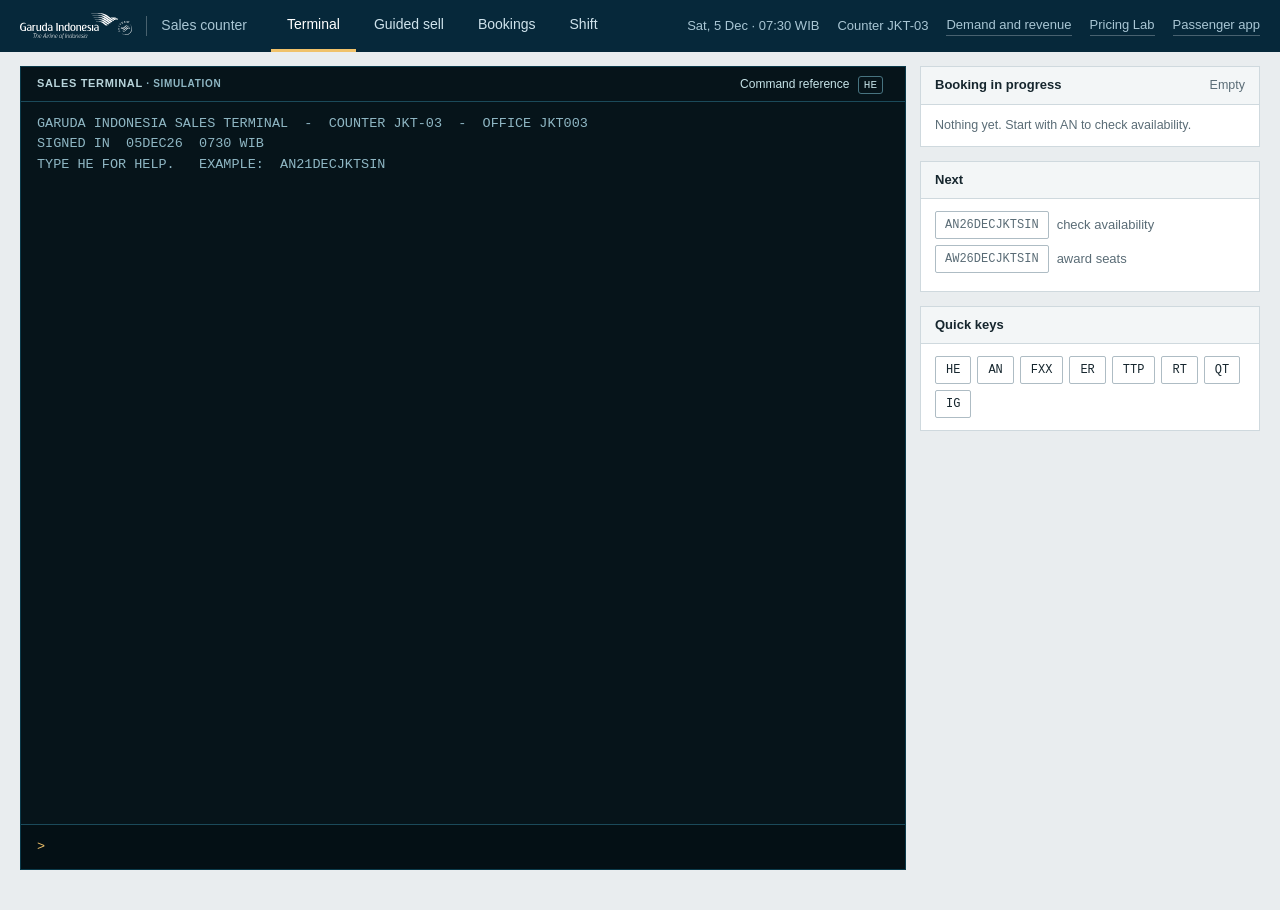
<file: garuda/agent.html>
<!doctype html>
<html lang="en">
<head>
<meta charset="utf-8">
<title>Sales counter · Garuda concept</title>
<meta name="viewport" content="width=device-width,initial-scale=1">
<meta name="robots" content="noindex">
<link rel="preconnect" href="https://api.fontshare.com"><link rel="stylesheet" href="https://api.fontshare.com/v2/css?f[]=switzer@400,500,600,700&display=swap">
<link rel="stylesheet" href="agent.css?v=6bccceb5">
</head>
<body>
<header class="top">
 <div class="brand"><img src="assets/garuda-logo-white.svg" alt="Garuda Indonesia" height="26"><span>Sales counter</span></div>
 <nav class="tabs" id="tabs" aria-label="Sections">
  <button data-tab="term" class="on">Terminal</button><button data-tab="sell">Guided sell</button><button data-tab="books">Bookings <i id="nb"></i></button><button data-tab="shift">Shift</button>
 </nav>
 <div class="who"><span id="clock"></span><span>Counter JKT-03</span><a href="revenue.html">Demand and revenue</a><a href="pricing-lab.html">Pricing Lab</a><a href="index.html">Passenger app</a></div>
</header>
<div id="boot" class="boot">Starting the pricing engine…</div>
<main id="app" hidden>
 <section id="t-term">
  <div class="term">
   <div class="scr" id="scr"><div class="termbar"><span>SALES TERMINAL <small>· SIMULATION</small></span><button type="button" id="term-help">Command reference <kbd>HE</kbd></button></div><div class="out" id="tout" tabindex="0" aria-live="polite"></div>
    <form id="tform" autocomplete="off"><span class="pr">&gt;</span><input id="tin" spellcheck="false" autocapitalize="characters" aria-label="Terminal entry"></form></div>
   <aside class="tside" id="tside" aria-label="Booking in progress"></aside>
  </div>
 </section>
 <section id="t-sell" hidden>
  <form class="cmd" id="cmdform" autocomplete="off">
   <label for="cmd">Quick entry</label>
   <input id="cmd" placeholder="JKT SIN 12DEC 19DEC 2A1C   (from, to, depart, return, travellers, Y W J)" spellcheck="false">
   <button type="submit" class="ghost">Fill form</button>
  </form>
  <form class="sform" id="sform" autocomplete="off">
   <div class="f"><label for="f-from">From</label><input id="f-from" list="cities" required></div>
   <div class="f"><label for="f-to">To</label><input id="f-to" list="cities" required></div>
   <div class="f sm"><label for="f-d1">Depart</label><input id="f-d1" type="date" required></div>
   <div class="f sm"><label for="f-d2">Return <small>(blank for one way)</small></label><input id="f-d2" type="date"></div>
   <div class="f xs"><label for="f-a">Adults</label><input id="f-a" type="number" min="1" max="9" value="1"></div>
   <div class="f xs"><label for="f-c">Children</label><input id="f-c" type="number" min="0" max="8" value="0"></div>
   <div class="f xs"><label for="f-i">Infants</label><input id="f-i" type="number" min="0" max="4" value="0"></div>
   <button class="pri" type="submit">Search</button>
  </form>
  <datalist id="cities"></datalist>
  <p class="err" id="serr" role="alert"></p>
  <div class="sale">
   <div class="work" id="work"></div>
   <aside class="quote" id="quote" aria-label="Quote"></aside>
  </div>
 </section>
 <section id="t-books" hidden></section>
 <section id="t-shift" hidden></section>
</main>
<pre id="agent-print-record" class="agent-print-record" aria-hidden="true"></pre>
<div id="agent-print-itin" class="agent-print-record" aria-hidden="true"></div>
<iframe id="eng" src="index.html?v=6351f548" title="Pricing engine" aria-hidden="true" tabindex="-1" style="position:absolute;left:-10000px;top:0;width:390px;height:844px;border:0"></iframe>
<script src="store.js"></script>
<script src="currency.js?v=02365123"></script>
<script src="agent.js?v=07c6602e"></script>
<script src="agent-term.js?v=32d9ab55"></script>
</body>
</html>
</file>
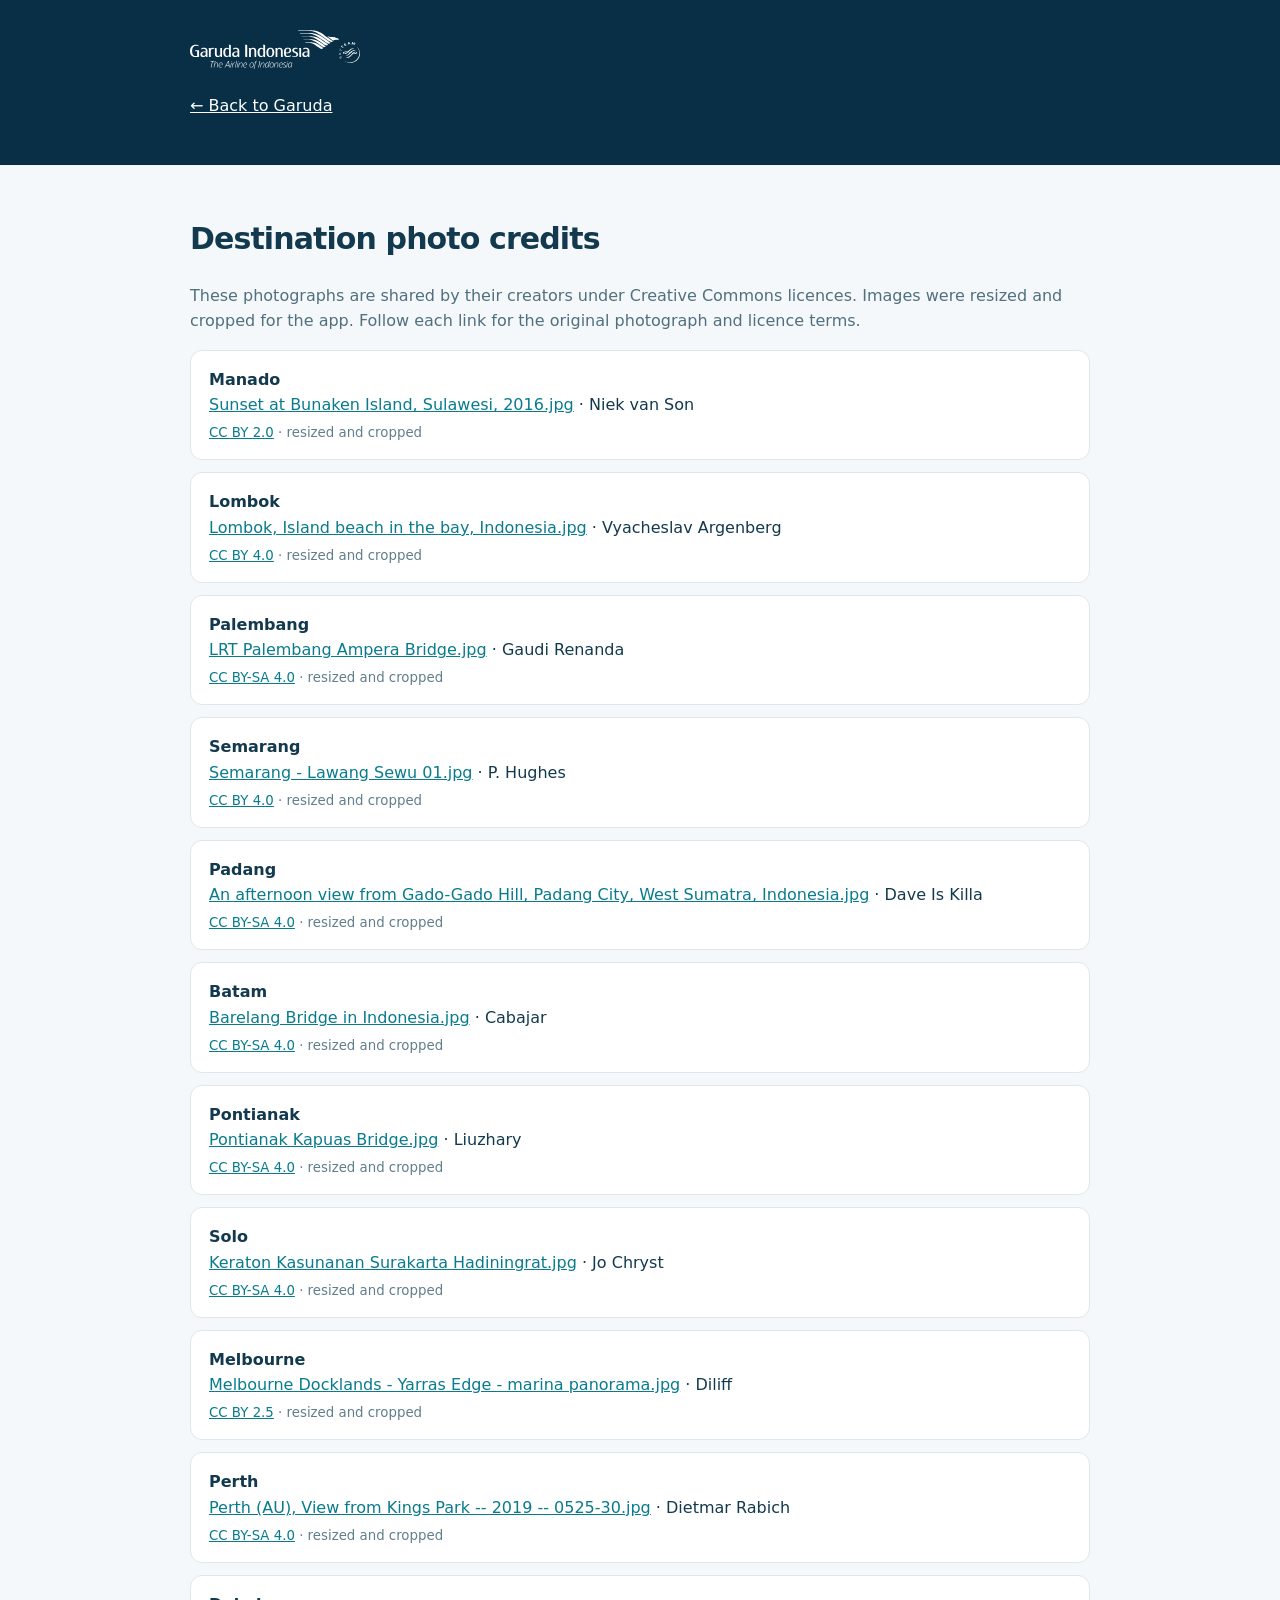
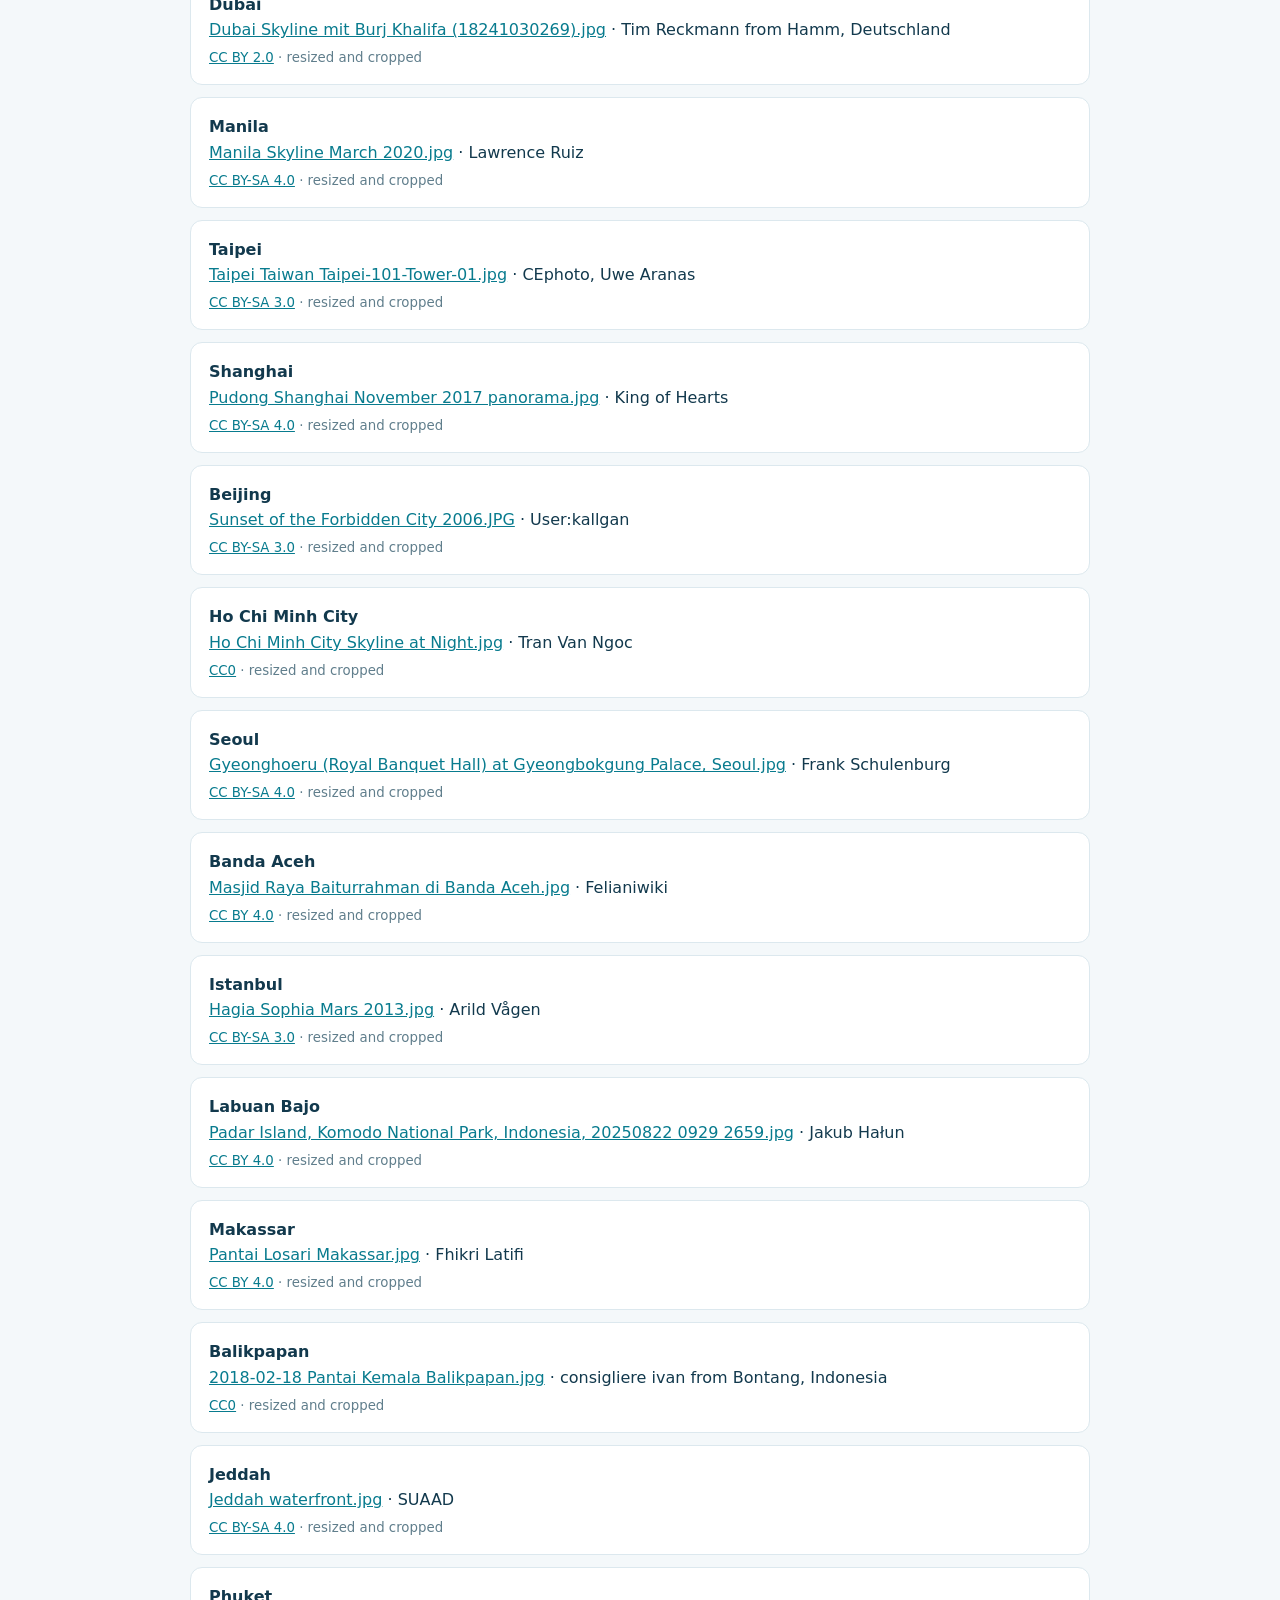
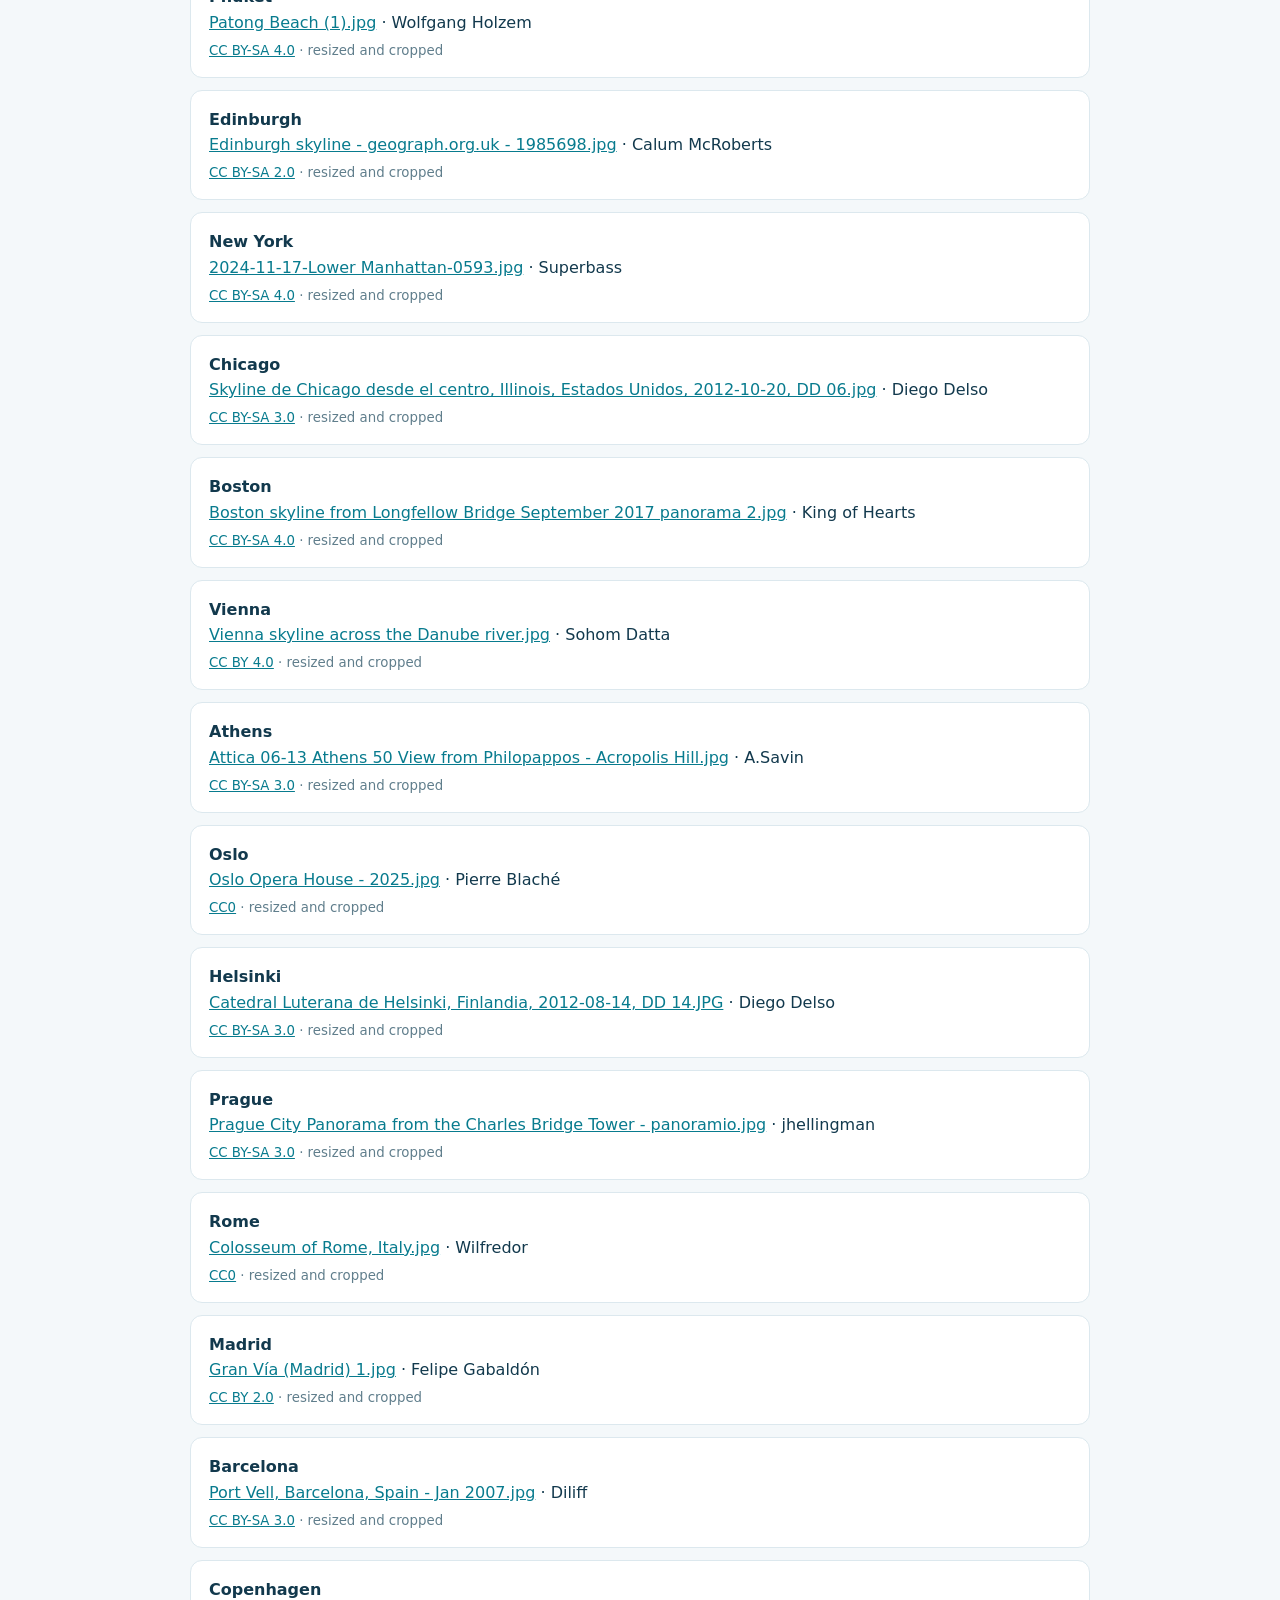
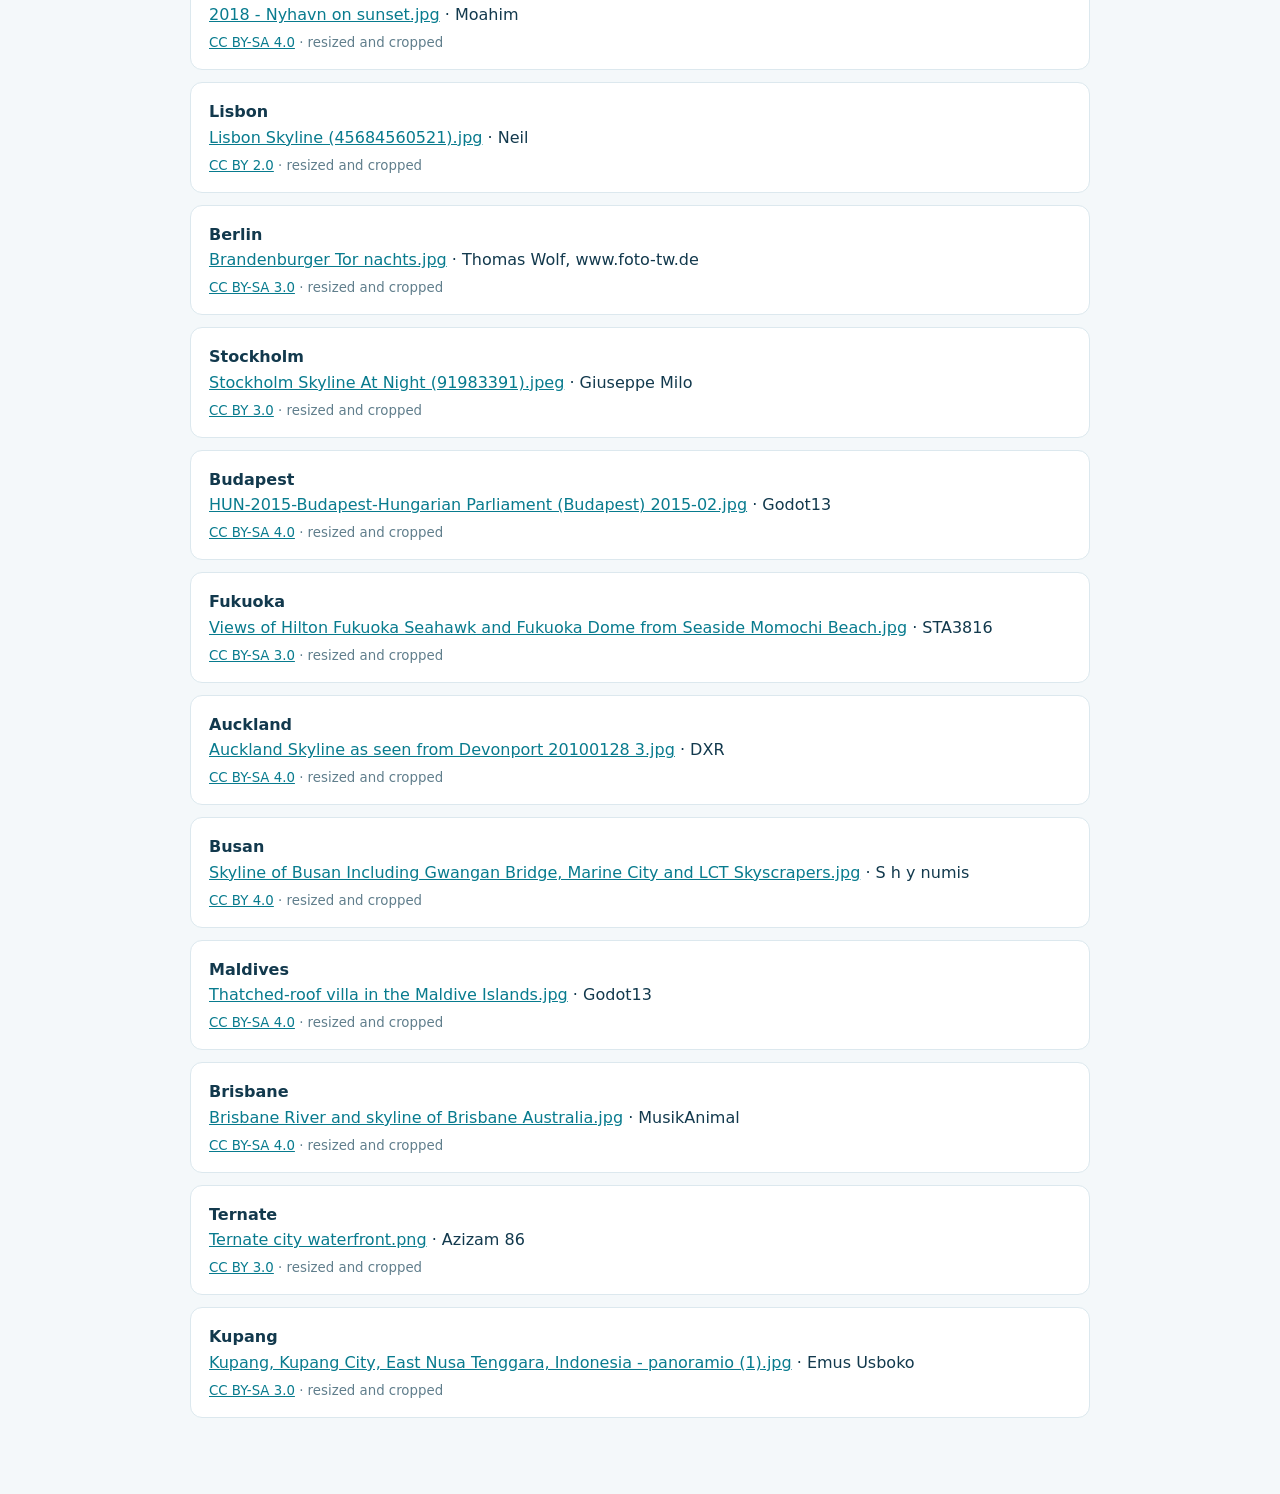
<file: garuda/photo-credits.html>
<!doctype html><html lang="en"><head><meta charset="utf-8"><meta name="viewport" content="width=device-width,initial-scale=1"><title>Photo credits · Garuda Indonesia</title><style>body{margin:0;background:#f4f8fa;color:#12394d;font:16px/1.6 system-ui,sans-serif}header{background:#082f46;color:white;padding:30px max(24px,calc((100vw - 900px)/2))}header img{width:170px}main{max-width:900px;margin:auto;padding:30px 24px 60px}h1{font-size:30px;letter-spacing:-.03em}p{color:#516f7e}ul{list-style:none;padding:0;display:grid;gap:12px}li{padding:16px 18px;background:white;border:1px solid #dce8ee;border-radius:12px}li strong,li small{display:block}li small{color:#607e8c;margin-top:4px}a{color:#087b8e}header a{color:white}</style></head><body><header><img src="assets/garuda-logo-white.svg" alt="Garuda Indonesia"><p><a href="./">← Back to Garuda</a></p></header><main><h1>Destination photo credits</h1><p>These photographs are shared by their creators under Creative Commons licences. Images were resized and cropped for the app. Follow each link for the original photograph and licence terms.</p><ul><li><strong>Manado</strong><a href="https://commons.wikimedia.org/wiki/File:Sunset_at_Bunaken_Island,_Sulawesi,_2016.jpg">Sunset at Bunaken Island, Sulawesi, 2016.jpg</a> · Niek van Son<small><a href="https://creativecommons.org/licenses/by/2.0">CC BY 2.0</a> · resized and cropped</small></li><li><strong>Lombok</strong><a href="https://commons.wikimedia.org/wiki/File:Lombok,_Island_beach_in_the_bay,_Indonesia.jpg">Lombok, Island beach in the bay, Indonesia.jpg</a> · Vyacheslav Argenberg<small><a href="https://creativecommons.org/licenses/by/4.0">CC BY 4.0</a> · resized and cropped</small></li><li><strong>Palembang</strong><a href="https://commons.wikimedia.org/wiki/File:LRT_Palembang_Ampera_Bridge.jpg">LRT Palembang Ampera Bridge.jpg</a> · Gaudi Renanda<small><a href="https://creativecommons.org/licenses/by-sa/4.0">CC BY-SA 4.0</a> · resized and cropped</small></li><li><strong>Semarang</strong><a href="https://commons.wikimedia.org/wiki/File:Semarang_-_Lawang_Sewu_01.jpg">Semarang - Lawang Sewu 01.jpg</a> · P. Hughes<small><a href="https://creativecommons.org/licenses/by/4.0">CC BY 4.0</a> · resized and cropped</small></li><li><strong>Padang</strong><a href="https://commons.wikimedia.org/wiki/File:An_afternoon_view_from_Gado-Gado_Hill,_Padang_City,_West_Sumatra,_Indonesia.jpg">An afternoon view from Gado-Gado Hill, Padang City, West Sumatra, Indonesia.jpg</a> · Dave Is Killa<small><a href="https://creativecommons.org/licenses/by-sa/4.0">CC BY-SA 4.0</a> · resized and cropped</small></li><li><strong>Batam</strong><a href="https://commons.wikimedia.org/wiki/File:Barelang_Bridge_in_Indonesia.jpg">Barelang Bridge in Indonesia.jpg</a> · Cabajar<small><a href="https://creativecommons.org/licenses/by-sa/4.0">CC BY-SA 4.0</a> · resized and cropped</small></li><li><strong>Pontianak</strong><a href="https://commons.wikimedia.org/wiki/File:Pontianak_Kapuas_Bridge.jpg">Pontianak Kapuas Bridge.jpg</a> · Liuzhary<small><a href="https://creativecommons.org/licenses/by-sa/4.0">CC BY-SA 4.0</a> · resized and cropped</small></li><li><strong>Solo</strong><a href="https://commons.wikimedia.org/wiki/File:Keraton_Kasunanan_Surakarta_Hadiningrat.jpg">Keraton Kasunanan Surakarta Hadiningrat.jpg</a> · Jo Chryst<small><a href="https://creativecommons.org/licenses/by-sa/4.0">CC BY-SA 4.0</a> · resized and cropped</small></li><li><strong>Melbourne</strong><a href="https://commons.wikimedia.org/wiki/File:Melbourne_Docklands_-_Yarras_Edge_-_marina_panorama.jpg">Melbourne Docklands - Yarras Edge - marina panorama.jpg</a> · Diliff<small><a href="https://creativecommons.org/licenses/by/2.5">CC BY 2.5</a> · resized and cropped</small></li><li><strong>Perth</strong><a href="https://commons.wikimedia.org/wiki/File:Perth_(AU),_View_from_Kings_Park_--_2019_--_0525-30.jpg">Perth (AU), View from Kings Park -- 2019 -- 0525-30.jpg</a> · Dietmar Rabich<small><a href="https://creativecommons.org/licenses/by-sa/4.0">CC BY-SA 4.0</a> · resized and cropped</small></li><li><strong>Dubai</strong><a href="https://commons.wikimedia.org/wiki/File:Dubai_Skyline_mit_Burj_Khalifa_(18241030269).jpg">Dubai Skyline mit Burj Khalifa (18241030269).jpg</a> · Tim Reckmann from Hamm, Deutschland<small><a href="https://creativecommons.org/licenses/by/2.0">CC BY 2.0</a> · resized and cropped</small></li><li><strong>Manila</strong><a href="https://commons.wikimedia.org/wiki/File:Manila_Skyline_March_2020.jpg">Manila Skyline March 2020.jpg</a> · Lawrence Ruiz<small><a href="https://creativecommons.org/licenses/by-sa/4.0">CC BY-SA 4.0</a> · resized and cropped</small></li><li><strong>Taipei</strong><a href="https://commons.wikimedia.org/wiki/File:Taipei_Taiwan_Taipei-101-Tower-01.jpg">Taipei Taiwan Taipei-101-Tower-01.jpg</a> · CEphoto, Uwe Aranas<small><a href="https://creativecommons.org/licenses/by-sa/3.0">CC BY-SA 3.0</a> · resized and cropped</small></li><li><strong>Shanghai</strong><a href="https://commons.wikimedia.org/wiki/File:Pudong_Shanghai_November_2017_panorama.jpg">Pudong Shanghai November 2017 panorama.jpg</a> · King of Hearts<small><a href="https://creativecommons.org/licenses/by-sa/4.0">CC BY-SA 4.0</a> · resized and cropped</small></li><li><strong>Beijing</strong><a href="https://commons.wikimedia.org/wiki/File:Sunset_of_the_Forbidden_City_2006.JPG">Sunset of the Forbidden City 2006.JPG</a> · User:kallgan<small><a href="https://creativecommons.org/licenses/by-sa/3.0/">CC BY-SA 3.0</a> · resized and cropped</small></li><li><strong>Ho Chi Minh City</strong><a href="https://commons.wikimedia.org/wiki/File:Ho_Chi_Minh_City_Skyline_at_Night.jpg">Ho Chi Minh City Skyline at Night.jpg</a> · Tran Van Ngoc<small><a href="https://creativecommons.org/publicdomain/zero/1.0/deed.en">CC0</a> · resized and cropped</small></li><li><strong>Seoul</strong><a href="https://commons.wikimedia.org/wiki/File:Gyeonghoeru_(Royal_Banquet_Hall)_at_Gyeongbokgung_Palace,_Seoul.jpg">Gyeonghoeru (Royal Banquet Hall) at Gyeongbokgung Palace, Seoul.jpg</a> · Frank Schulenburg<small><a href="https://creativecommons.org/licenses/by-sa/4.0">CC BY-SA 4.0</a> · resized and cropped</small></li><li><strong>Banda Aceh</strong><a href="https://commons.wikimedia.org/wiki/File:Masjid_Raya_Baiturrahman_di_Banda_Aceh.jpg">Masjid Raya Baiturrahman di Banda Aceh.jpg</a> · Felianiwiki<small><a href="https://creativecommons.org/licenses/by/4.0">CC BY 4.0</a> · resized and cropped</small></li><li><strong>Istanbul</strong><a href="https://commons.wikimedia.org/wiki/File:Hagia_Sophia_Mars_2013.jpg">Hagia Sophia Mars 2013.jpg</a> · Arild Vågen<small><a href="https://creativecommons.org/licenses/by-sa/3.0">CC BY-SA 3.0</a> · resized and cropped</small></li><li><strong>Labuan Bajo</strong><a href="https://commons.wikimedia.org/wiki/File:Padar_Island,_Komodo_National_Park,_Indonesia,_20250822_0929_2659.jpg">Padar Island, Komodo National Park, Indonesia, 20250822 0929 2659.jpg</a> · Jakub Hałun<small><a href="https://creativecommons.org/licenses/by/4.0">CC BY 4.0</a> · resized and cropped</small></li><li><strong>Makassar</strong><a href="https://commons.wikimedia.org/wiki/File:Pantai_Losari_Makassar.jpg">Pantai Losari Makassar.jpg</a> · Fhikri Latifi<small><a href="https://creativecommons.org/licenses/by/4.0">CC BY 4.0</a> · resized and cropped</small></li><li><strong>Balikpapan</strong><a href="https://commons.wikimedia.org/wiki/File:2018-02-18_Pantai_Kemala_Balikpapan.jpg">2018-02-18 Pantai Kemala Balikpapan.jpg</a> · consigliere ivan from Bontang, Indonesia<small><a href="https://creativecommons.org/publicdomain/zero/1.0/deed.en">CC0</a> · resized and cropped</small></li><li><strong>Jeddah</strong><a href="https://commons.wikimedia.org/wiki/File:Jeddah_waterfront.jpg">Jeddah waterfront.jpg</a> · SUAAD<small><a href="https://creativecommons.org/licenses/by-sa/4.0">CC BY-SA 4.0</a> · resized and cropped</small></li><li><strong>Phuket</strong><a href="https://commons.wikimedia.org/wiki/File:Patong_Beach_(1).jpg">Patong Beach (1).jpg</a> · Wolfgang Holzem<small><a href="https://creativecommons.org/licenses/by-sa/4.0">CC BY-SA 4.0</a> · resized and cropped</small></li><li><strong>Edinburgh</strong><a href="https://commons.wikimedia.org/wiki/File:Edinburgh_skyline_-_geograph.org.uk_-_1985698.jpg">Edinburgh skyline - geograph.org.uk - 1985698.jpg</a> · Calum McRoberts<small><a href="https://creativecommons.org/licenses/by-sa/2.0">CC BY-SA 2.0</a> · resized and cropped</small></li><li><strong>New York</strong><a href="https://commons.wikimedia.org/wiki/File:2024-11-17-Lower_Manhattan-0593.jpg">2024-11-17-Lower Manhattan-0593.jpg</a> · Superbass<small><a href="https://creativecommons.org/licenses/by-sa/4.0">CC BY-SA 4.0</a> · resized and cropped</small></li><li><strong>Chicago</strong><a href="https://commons.wikimedia.org/wiki/File:Skyline_de_Chicago_desde_el_centro,_Illinois,_Estados_Unidos,_2012-10-20,_DD_06.jpg">Skyline de Chicago desde el centro, Illinois, Estados Unidos, 2012-10-20, DD 06.jpg</a> · Diego Delso<small><a href="https://creativecommons.org/licenses/by-sa/3.0">CC BY-SA 3.0</a> · resized and cropped</small></li><li><strong>Boston</strong><a href="https://commons.wikimedia.org/wiki/File:Boston_skyline_from_Longfellow_Bridge_September_2017_panorama_2.jpg">Boston skyline from Longfellow Bridge September 2017 panorama 2.jpg</a> · King of Hearts<small><a href="https://creativecommons.org/licenses/by-sa/4.0">CC BY-SA 4.0</a> · resized and cropped</small></li><li><strong>Vienna</strong><a href="https://commons.wikimedia.org/wiki/File:Vienna_skyline_across_the_Danube_river.jpg">Vienna skyline across the Danube river.jpg</a> · Sohom Datta<small><a href="https://creativecommons.org/licenses/by/4.0">CC BY 4.0</a> · resized and cropped</small></li><li><strong>Athens</strong><a href="https://commons.wikimedia.org/wiki/File:Attica_06-13_Athens_50_View_from_Philopappos_-_Acropolis_Hill.jpg">Attica 06-13 Athens 50 View from Philopappos - Acropolis Hill.jpg</a> · A.Savin<small><a href="https://creativecommons.org/licenses/by-sa/3.0">CC BY-SA 3.0</a> · resized and cropped</small></li><li><strong>Oslo</strong><a href="https://commons.wikimedia.org/wiki/File:Oslo_Opera_House_-_2025.jpg">Oslo Opera House - 2025.jpg</a> · Pierre Blaché<small><a href="https://creativecommons.org/publicdomain/zero/1.0/deed.en">CC0</a> · resized and cropped</small></li><li><strong>Helsinki</strong><a href="https://commons.wikimedia.org/wiki/File:Catedral_Luterana_de_Helsinki,_Finlandia,_2012-08-14,_DD_14.JPG">Catedral Luterana de Helsinki, Finlandia, 2012-08-14, DD 14.JPG</a> · Diego Delso<small><a href="https://creativecommons.org/licenses/by-sa/3.0">CC BY-SA 3.0</a> · resized and cropped</small></li><li><strong>Prague</strong><a href="https://commons.wikimedia.org/wiki/File:Prague_City_Panorama_from_the_Charles_Bridge_Tower_-_panoramio.jpg">Prague City Panorama from the Charles Bridge Tower - panoramio.jpg</a> · jhellingman<small><a href="https://creativecommons.org/licenses/by-sa/3.0">CC BY-SA 3.0</a> · resized and cropped</small></li><li><strong>Rome</strong><a href="https://commons.wikimedia.org/wiki/File:Colosseum_of_Rome,_Italy.jpg">Colosseum of Rome, Italy.jpg</a> · Wilfredor<small><a href="https://creativecommons.org/publicdomain/zero/1.0/deed.en">CC0</a> · resized and cropped</small></li><li><strong>Madrid</strong><a href="https://commons.wikimedia.org/wiki/File:Gran_V%C3%ADa_(Madrid)_1.jpg">Gran Vía (Madrid) 1.jpg</a> · Felipe Gabaldón<small><a href="https://creativecommons.org/licenses/by/2.0">CC BY 2.0</a> · resized and cropped</small></li><li><strong>Barcelona</strong><a href="https://commons.wikimedia.org/wiki/File:Port_Vell,_Barcelona,_Spain_-_Jan_2007.jpg">Port Vell, Barcelona, Spain - Jan 2007.jpg</a> · Diliff<small><a href="https://creativecommons.org/licenses/by-sa/3.0">CC BY-SA 3.0</a> · resized and cropped</small></li><li><strong>Copenhagen</strong><a href="https://commons.wikimedia.org/wiki/File:2018_-_Nyhavn_on_sunset.jpg">2018 - Nyhavn on sunset.jpg</a> · Moahim<small><a href="https://creativecommons.org/licenses/by-sa/4.0">CC BY-SA 4.0</a> · resized and cropped</small></li><li><strong>Lisbon</strong><a href="https://commons.wikimedia.org/wiki/File:Lisbon_Skyline_(45684560521).jpg">Lisbon Skyline (45684560521).jpg</a> · Neil<small><a href="https://creativecommons.org/licenses/by/2.0">CC BY 2.0</a> · resized and cropped</small></li><li><strong>Berlin</strong><a href="https://commons.wikimedia.org/wiki/File:Brandenburger_Tor_nachts.jpg">Brandenburger Tor nachts.jpg</a> · Thomas Wolf, www.foto-tw.de<small><a href="https://creativecommons.org/licenses/by-sa/3.0">CC BY-SA 3.0</a> · resized and cropped</small></li><li><strong>Stockholm</strong><a href="https://commons.wikimedia.org/wiki/File:Stockholm_Skyline_At_Night_(91983391).jpeg">Stockholm Skyline At Night (91983391).jpeg</a> · Giuseppe Milo<small><a href="https://creativecommons.org/licenses/by/3.0">CC BY 3.0</a> · resized and cropped</small></li><li><strong>Budapest</strong><a href="https://commons.wikimedia.org/wiki/File:HUN-2015-Budapest-Hungarian_Parliament_(Budapest)_2015-02.jpg">HUN-2015-Budapest-Hungarian Parliament (Budapest) 2015-02.jpg</a> · Godot13<small><a href="https://creativecommons.org/licenses/by-sa/4.0">CC BY-SA 4.0</a> · resized and cropped</small></li><li><strong>Fukuoka</strong><a href="https://commons.wikimedia.org/wiki/File:Views_of_Hilton_Fukuoka_Seahawk_and_Fukuoka_Dome_from_Seaside_Momochi_Beach.jpg">Views of Hilton Fukuoka Seahawk and Fukuoka Dome from Seaside Momochi Beach.jpg</a> · STA3816<small><a href="https://creativecommons.org/licenses/by-sa/3.0">CC BY-SA 3.0</a> · resized and cropped</small></li><li><strong>Auckland</strong><a href="https://commons.wikimedia.org/wiki/File:Auckland_Skyline_as_seen_from_Devonport_20100128_3.jpg">Auckland Skyline as seen from Devonport 20100128 3.jpg</a> · DXR<small><a href="https://creativecommons.org/licenses/by-sa/4.0">CC BY-SA 4.0</a> · resized and cropped</small></li><li><strong>Busan</strong><a href="https://commons.wikimedia.org/wiki/File:Skyline_of_Busan_Including_Gwangan_Bridge,_Marine_City_and_LCT_Skyscrapers.jpg">Skyline of Busan Including Gwangan Bridge, Marine City and LCT Skyscrapers.jpg</a> · S h y numis<small><a href="https://creativecommons.org/licenses/by/4.0">CC BY 4.0</a> · resized and cropped</small></li><li><strong>Maldives</strong><a href="https://commons.wikimedia.org/wiki/File:Thatched-roof_villa_in_the_Maldive_Islands.jpg">Thatched-roof villa in the Maldive Islands.jpg</a> · Godot13<small><a href="https://creativecommons.org/licenses/by-sa/4.0">CC BY-SA 4.0</a> · resized and cropped</small></li><li><strong>Brisbane</strong><a href="https://commons.wikimedia.org/wiki/File:Brisbane_River_and_skyline_of_Brisbane_Australia.jpg">Brisbane River and skyline of Brisbane Australia.jpg</a> · MusikAnimal<small><a href="https://creativecommons.org/licenses/by-sa/4.0">CC BY-SA 4.0</a> · resized and cropped</small></li><li><strong>Ternate</strong><a href="https://commons.wikimedia.org/wiki/File:Ternate_city_waterfront.png">Ternate city waterfront.png</a> · Azizam 86<small><a href="https://creativecommons.org/licenses/by/3.0">CC BY 3.0</a> · resized and cropped</small></li><li><strong>Kupang</strong><a href="https://commons.wikimedia.org/wiki/File:Kupang,_Kupang_City,_East_Nusa_Tenggara,_Indonesia_-_panoramio_(1).jpg">Kupang, Kupang City, East Nusa Tenggara, Indonesia - panoramio (1).jpg</a> · Emus Usboko<small><a href="https://creativecommons.org/licenses/by-sa/3.0">CC BY-SA 3.0</a> · resized and cropped</small></li></ul></main></body></html>
</file>
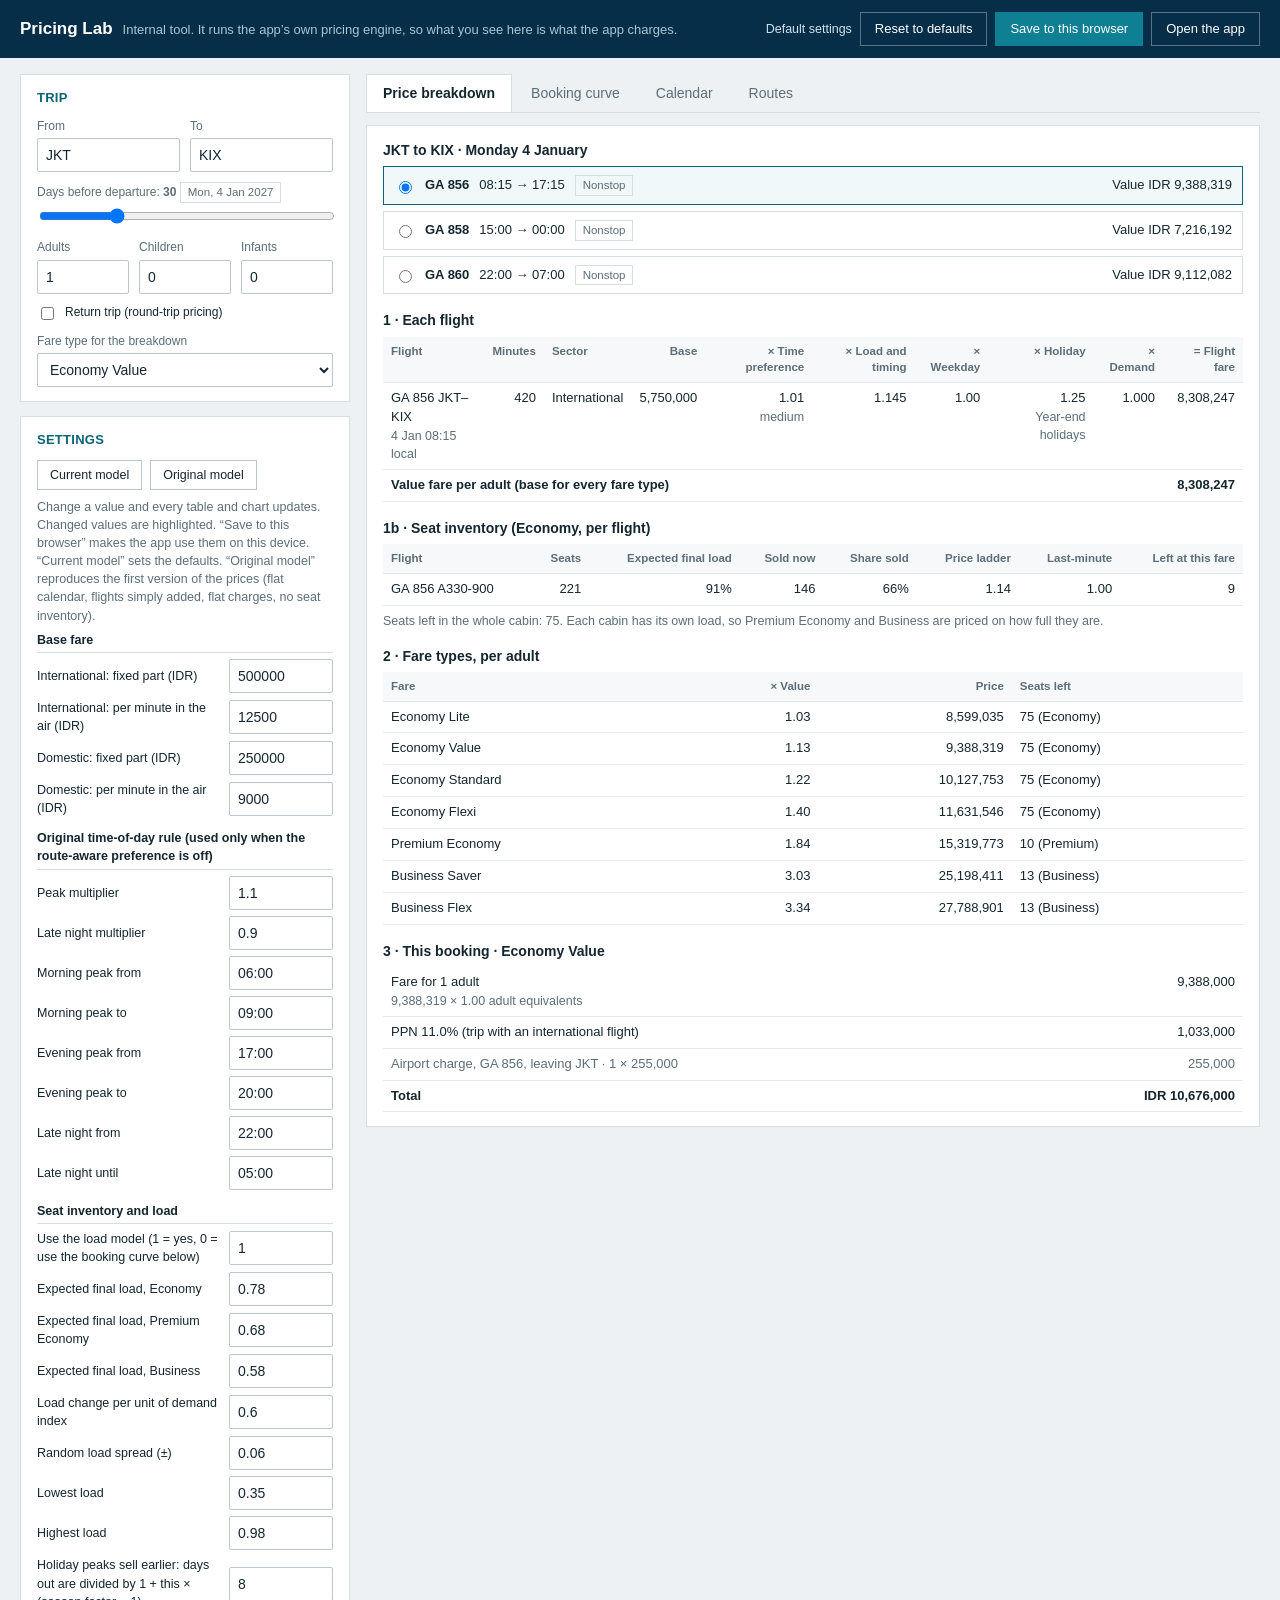
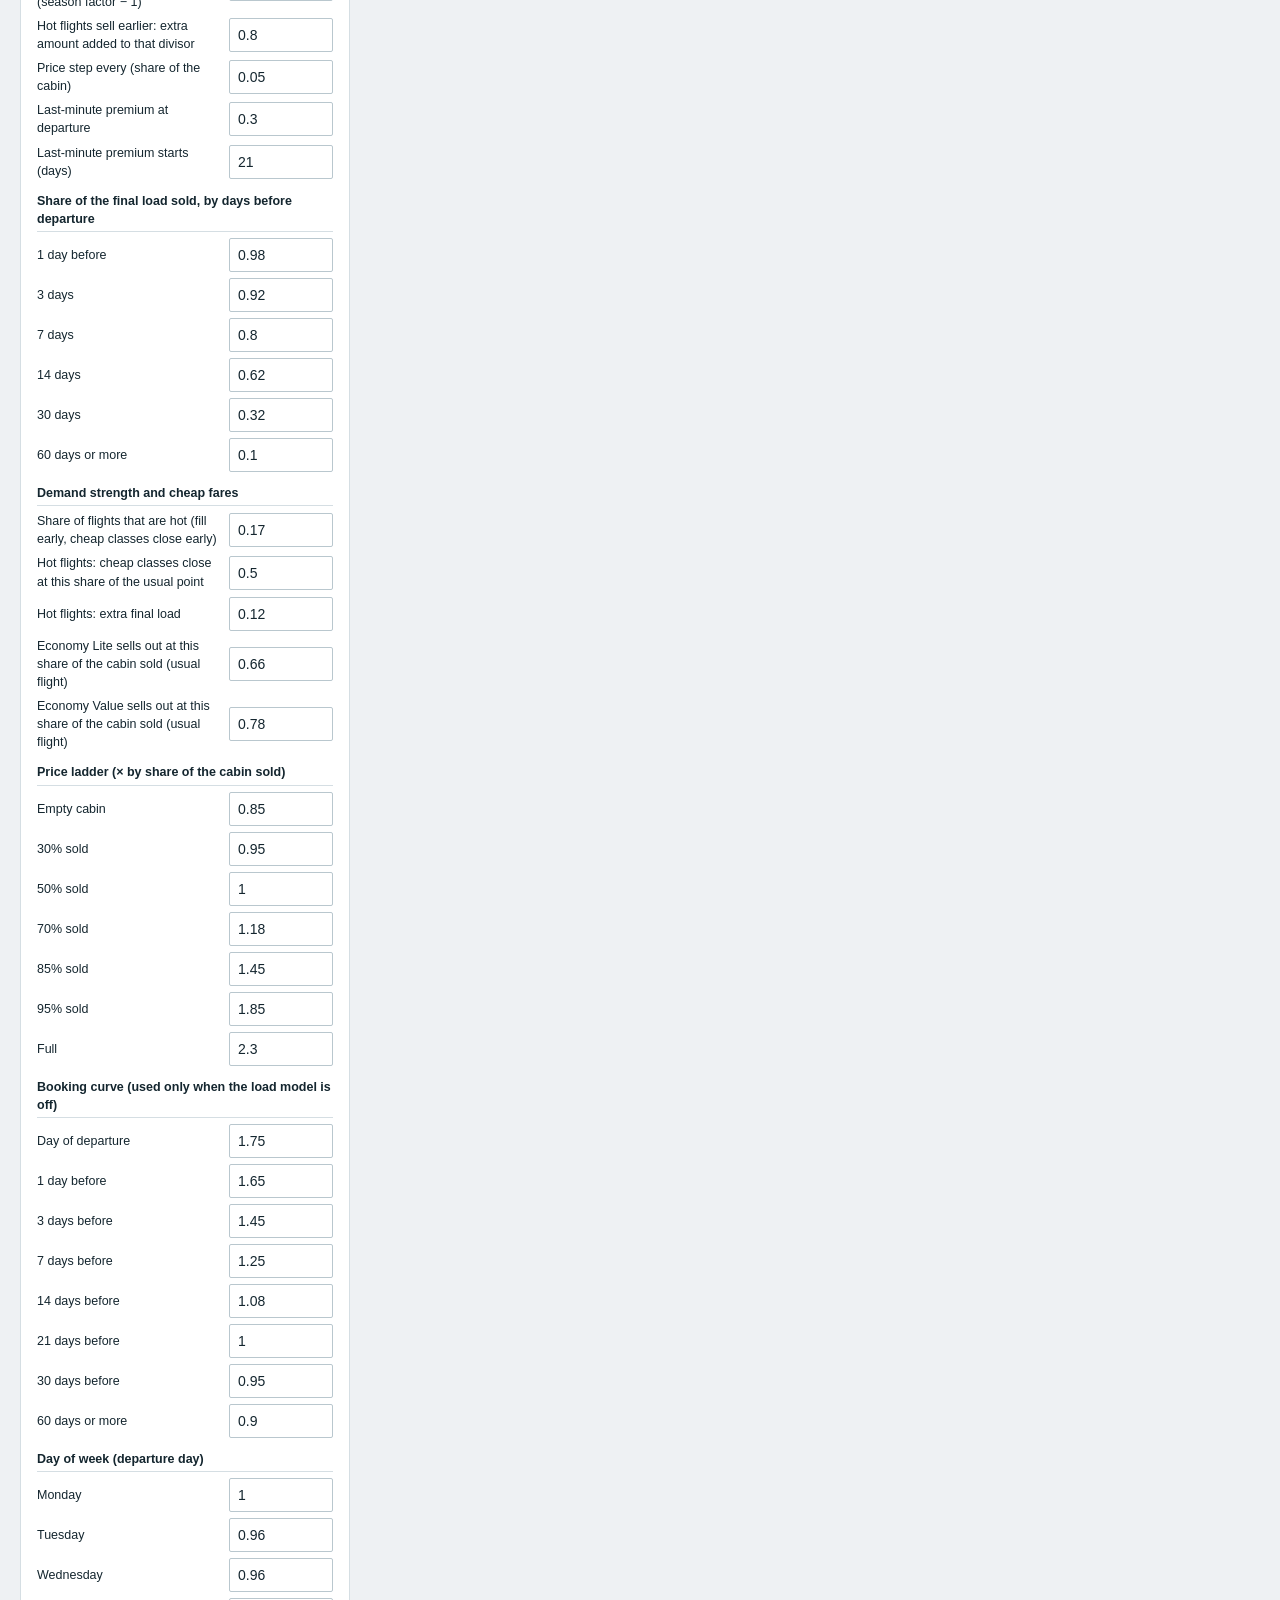
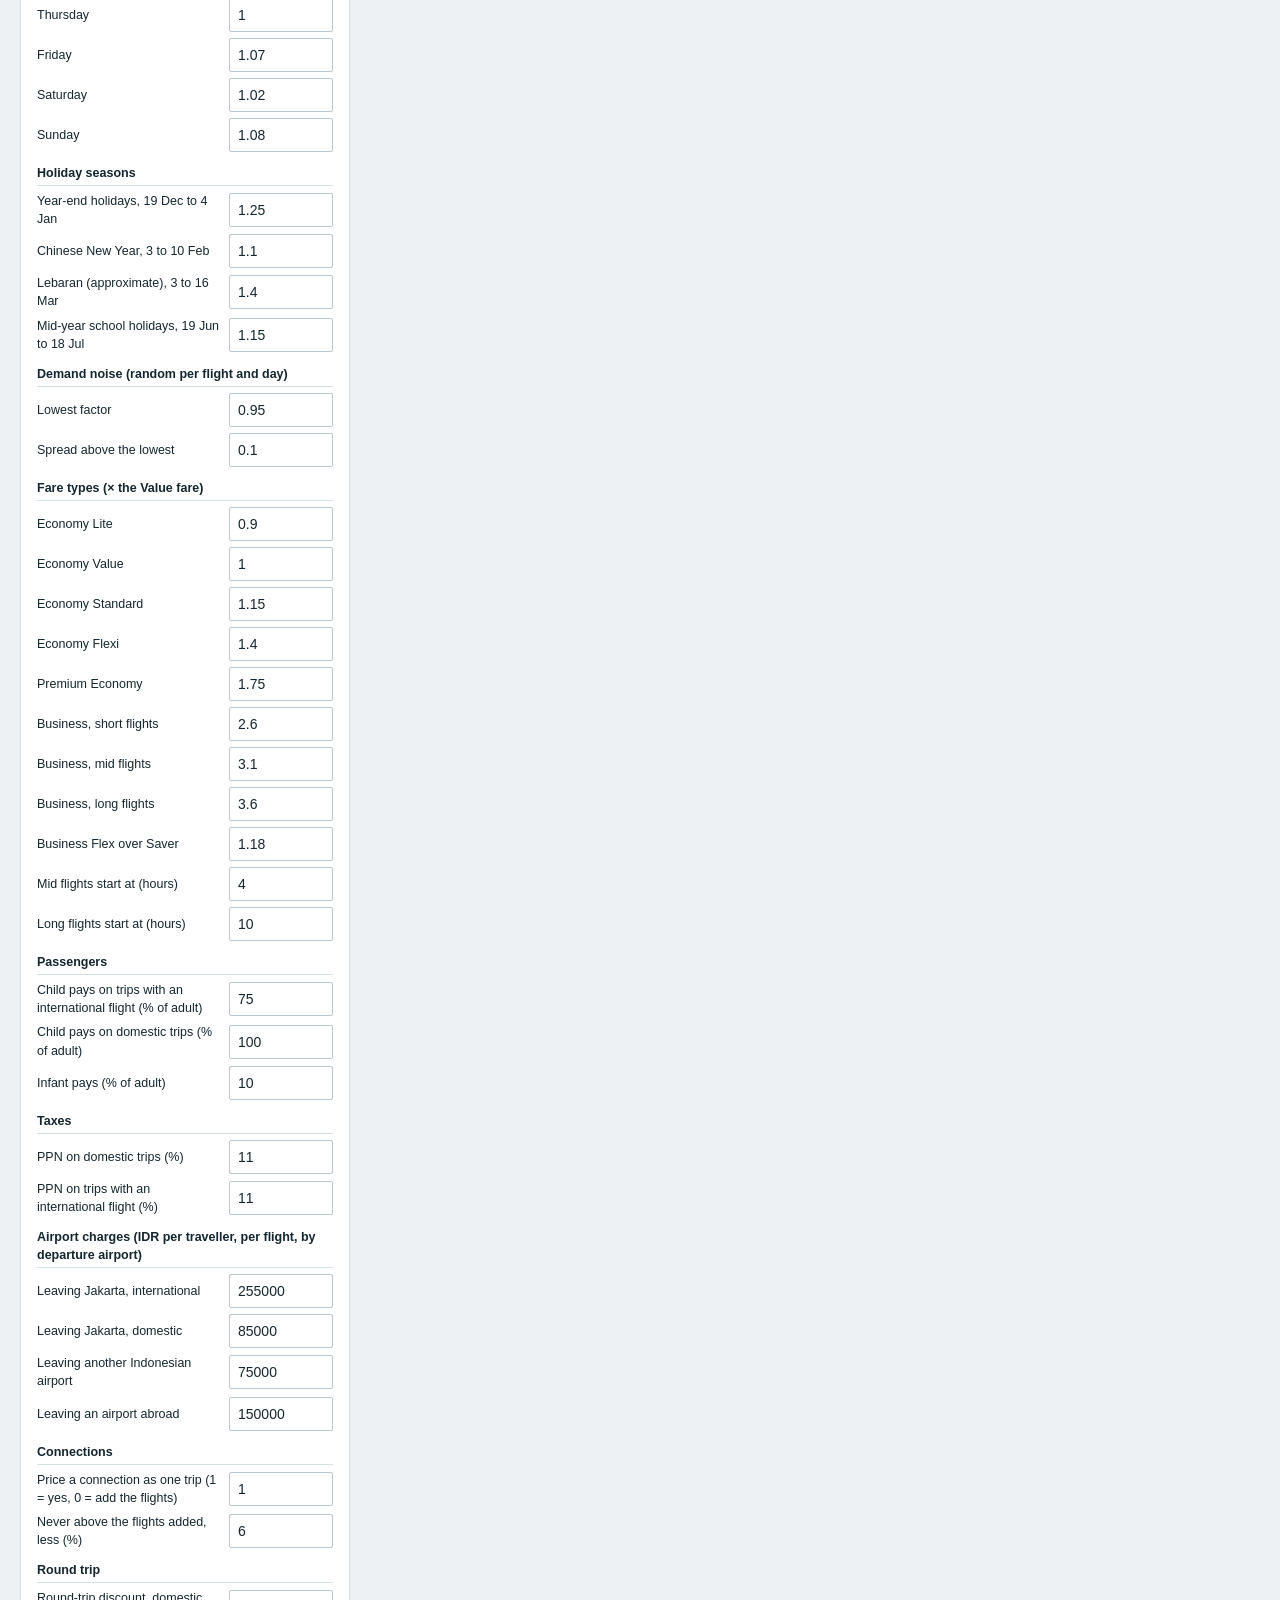
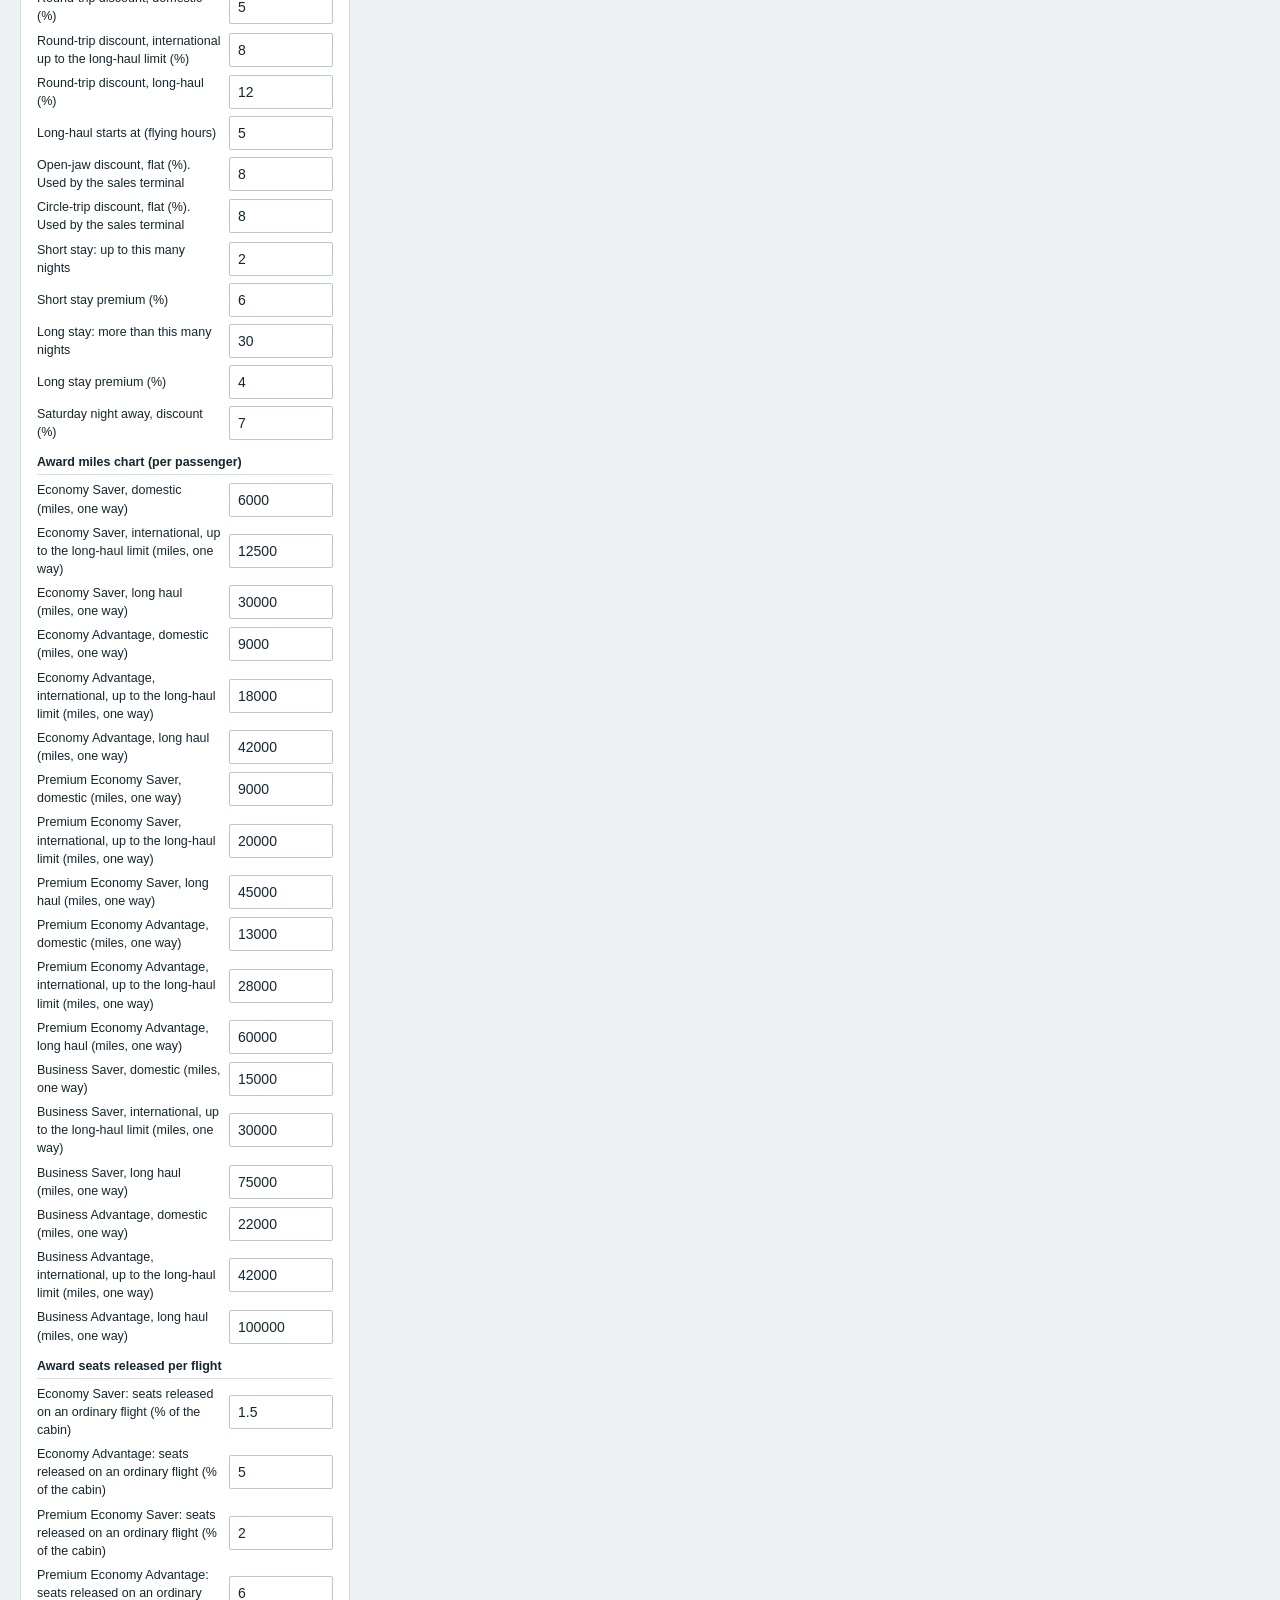
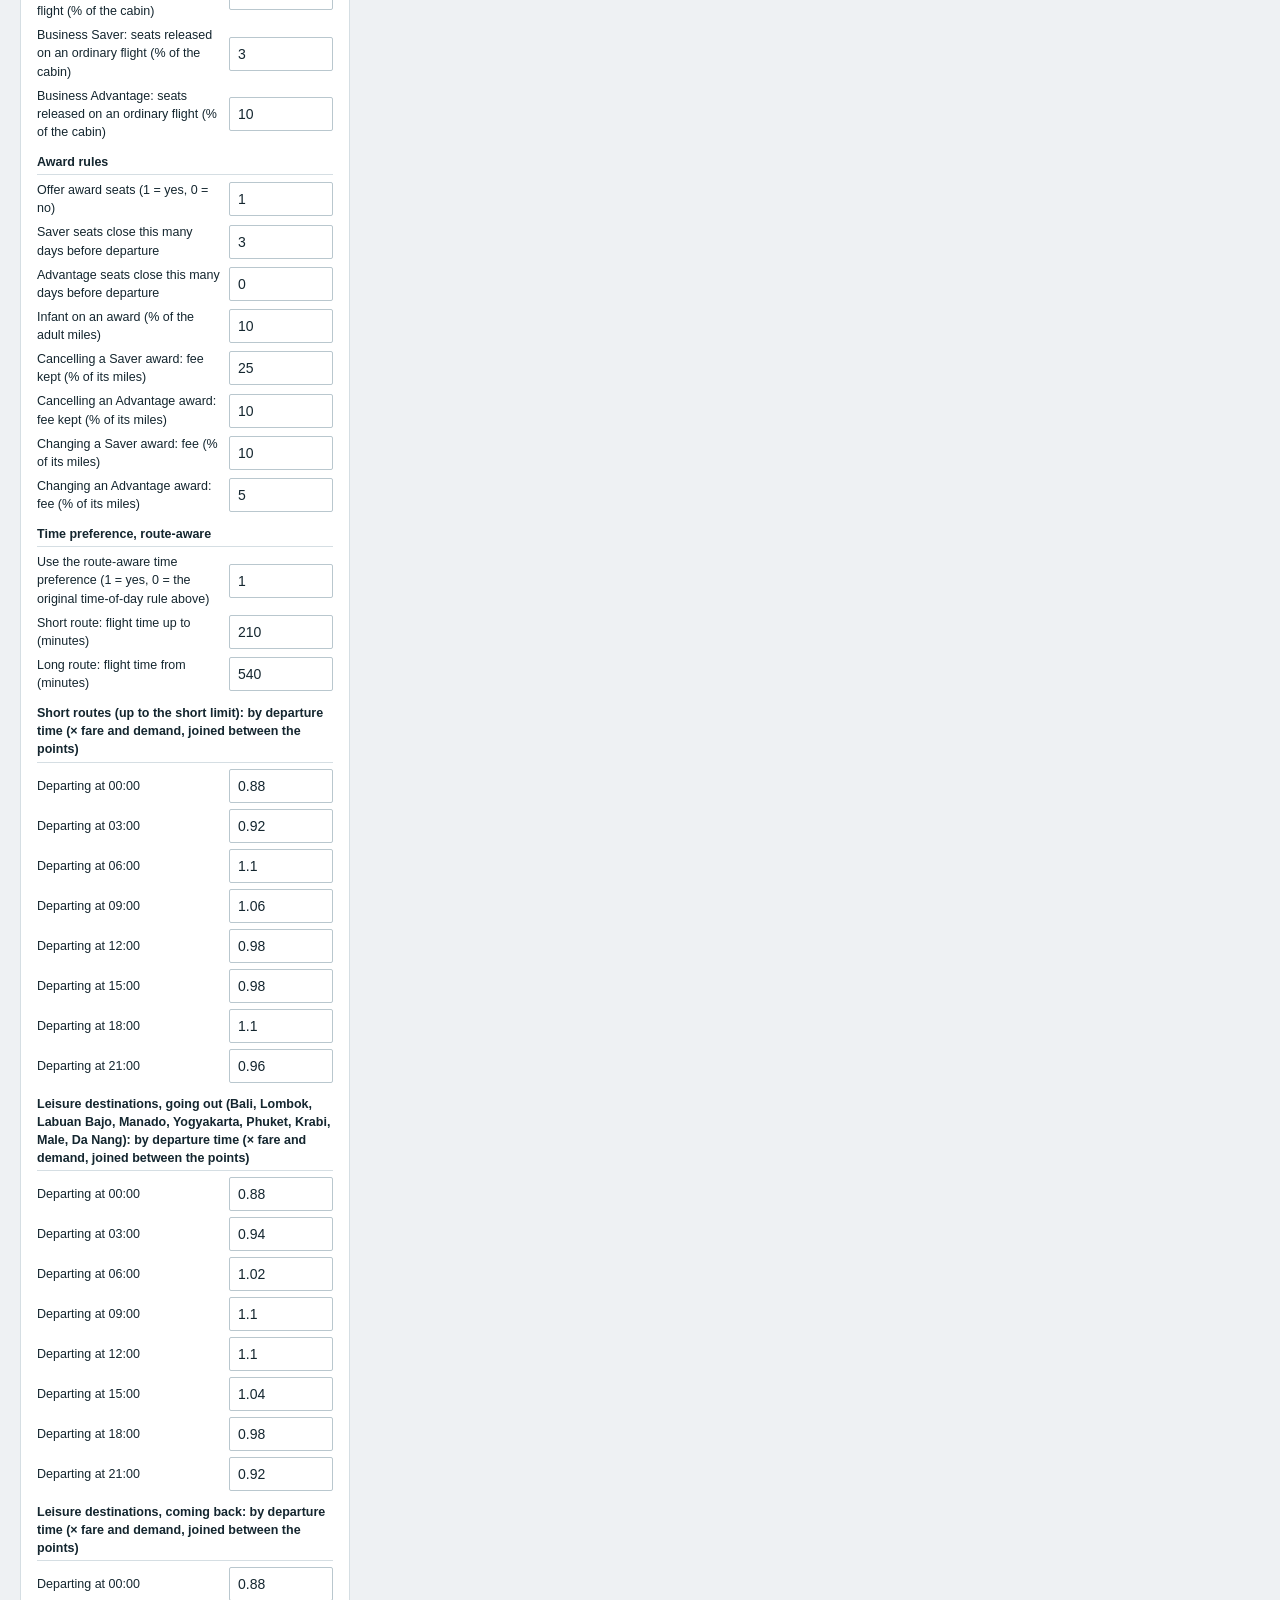
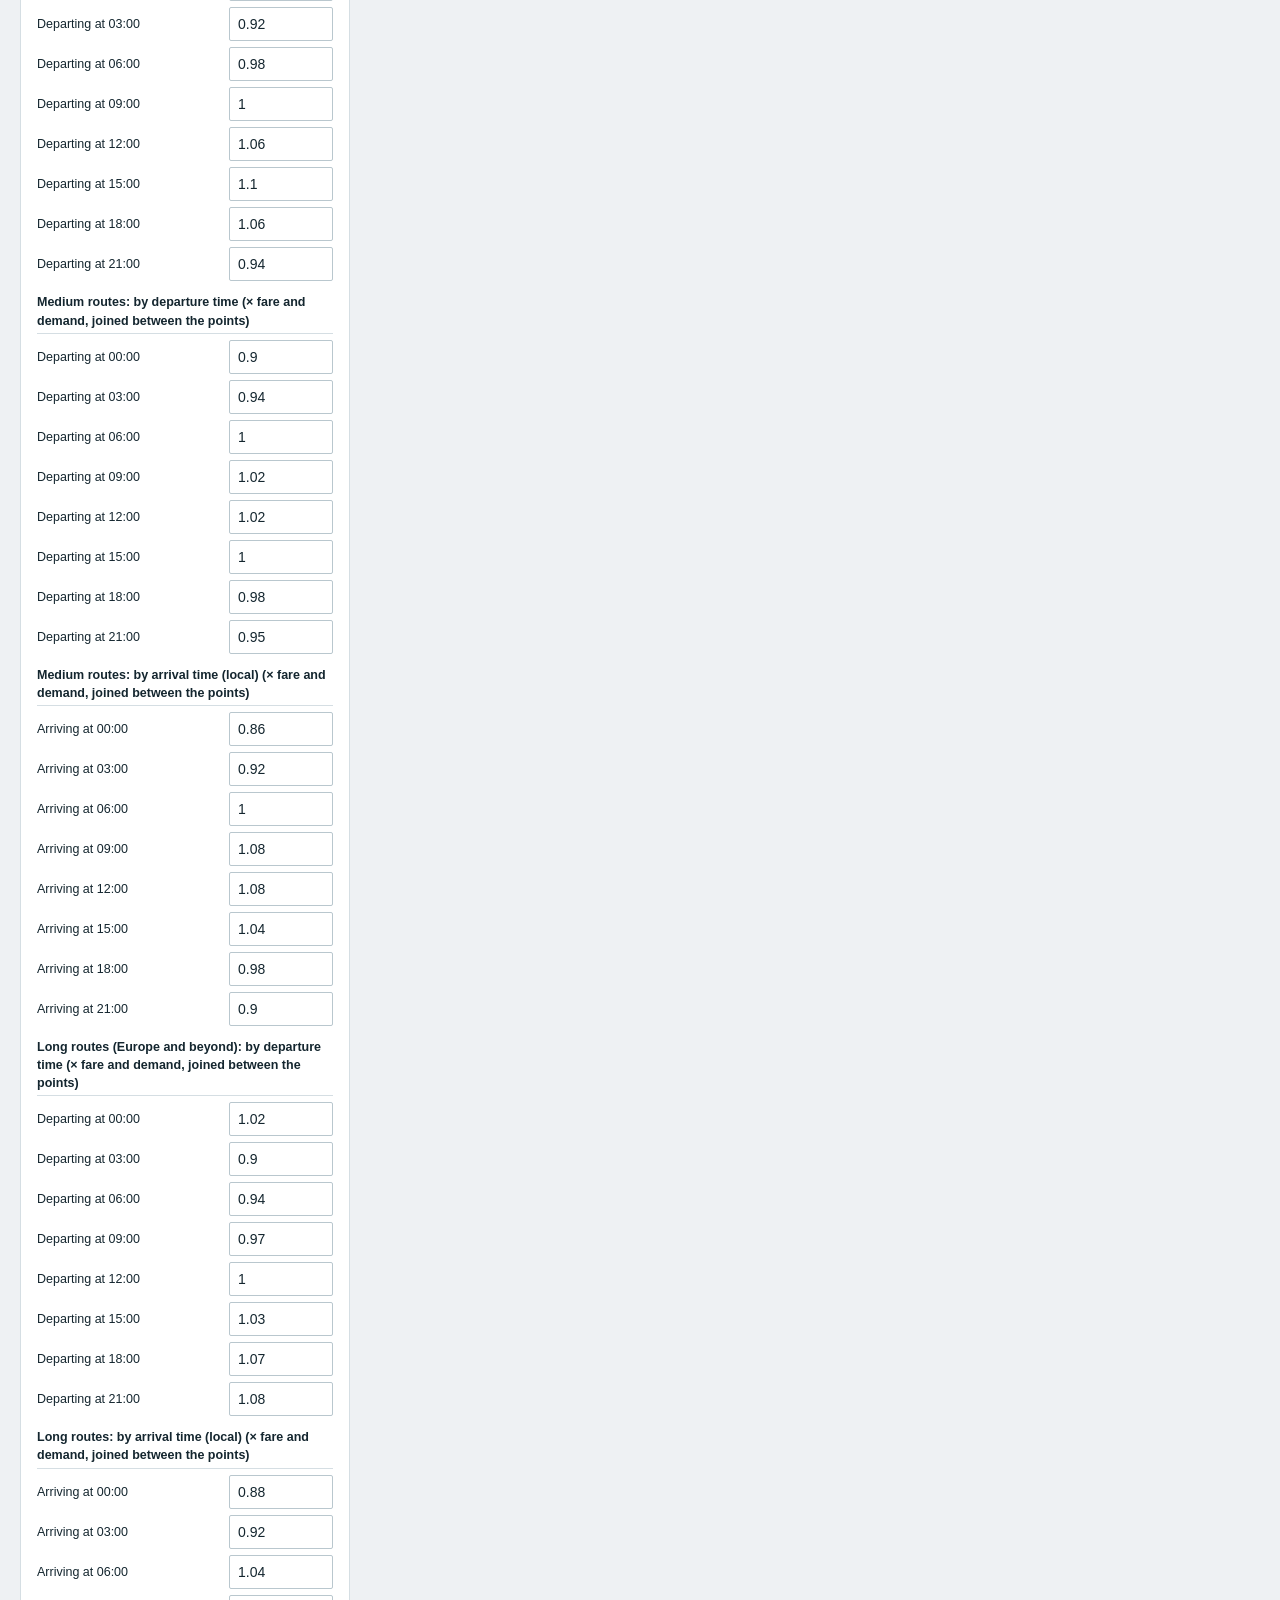
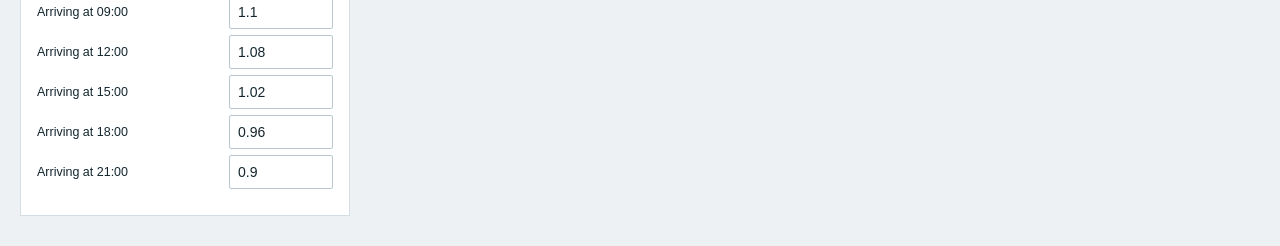
<file: garuda/pricing-lab.html>
<!doctype html>
<html lang="en">
<head>
<meta charset="utf-8">
<title>Pricing Lab · Garuda concept</title>
<meta name="viewport" content="width=device-width,initial-scale=1">
<meta name="robots" content="noindex">
<link rel="preconnect" href="https://api.fontshare.com"><link rel="stylesheet" href="https://api.fontshare.com/v2/css?f[]=switzer@400,500,600,700&display=swap">
<style>
:root{--ink:#14262f;--mute:#5b6e79;--line:#d5dee3;--bg:#eef1f3;--teal:#0b6577;--teal2:#0f7f93;--warn:#9a5b00}
*{box-sizing:border-box}
body{margin:0;background:var(--bg);color:var(--ink);font:14px/1.45 "Switzer",Arial,Helvetica,sans-serif}
button,input,select{font:inherit;color:inherit}
.top{display:flex;justify-content:space-between;align-items:center;gap:12px;flex-wrap:wrap;background:#062e48;color:#fff;padding:12px 20px}
.top b{font-size:17px;font-weight:600;margin-right:10px}.top span.sub{color:#a9c6d4;font-size:13px}
.acts{display:flex;align-items:center;gap:8px;flex-wrap:wrap}.acts button,.acts a{height:34px;padding:0 14px;border:1px solid #ffffff55;background:none;color:#fff;font-size:13px;display:inline-flex;align-items:center;text-decoration:none;cursor:pointer}.acts button.p{background:#0f7f93;border-color:#0f7f93}
#state{font-size:12.5px;color:#cfe3ec}#state.chg{color:#ffd28a}#state.sav{color:#9fe0b6}
.lab{display:grid;grid-template-columns:330px 1fr;gap:16px;padding:16px 20px;align-items:start;max-width:1400px;margin:0 auto}
@media(max-width:900px){.lab{grid-template-columns:1fr}}
.card{background:#fff;border:1px solid var(--line);padding:14px 16px;margin-bottom:14px}
h2{margin:0 0 10px;font-size:13px;font-weight:700;letter-spacing:.02em;color:var(--teal);text-transform:uppercase}
h3{margin:16px 0 6px;font-size:14px;font-weight:600}
label{display:block;font-size:12px;color:var(--mute);margin-bottom:3px}
input[type=text],input[type=number],input[type=time],select{width:100%;height:34px;border:1px solid #b9c7ce;padding:0 8px;background:#fff;border-radius:2px}
input.chg{border-color:#c4890a;background:#fff9ee}
.row{display:grid;grid-template-columns:1fr 1fr;gap:10px;margin-bottom:10px}.row3{display:grid;grid-template-columns:1fr 1fr 1fr;gap:10px;margin-bottom:10px}
.presets{display:flex;gap:8px;margin-bottom:8px}.presets button{height:30px;padding:0 12px;border:1px solid #b9c7ce;background:#fff;cursor:pointer;font-size:12.5px}.presets button:hover{border-color:var(--teal)}
.set .g{margin-bottom:12px}.set .g h4{margin:0 0 6px;font-size:12.5px;font-weight:700;border-bottom:1px solid var(--line);padding-bottom:3px}
.set .f{display:grid;grid-template-columns:1fr 104px;gap:8px;align-items:center;margin-bottom:6px}.set .f span{font-size:12.5px}.set .f small{display:block;color:var(--mute);font-size:11px}
.tabs{display:flex;gap:2px;border-bottom:1px solid var(--line);margin-bottom:12px;flex-wrap:wrap}
.tabs button{height:38px;padding:0 16px;border:1px solid transparent;border-bottom:0;background:none;cursor:pointer;color:var(--mute);font-weight:500}.tabs button.on{background:#fff;border-color:var(--line);color:var(--ink);margin-bottom:-1px;font-weight:600}
table{width:100%;border-collapse:collapse;font-size:13px}th,td{padding:6px 8px;border-bottom:1px solid #e3e9ec;text-align:left;vertical-align:top}th{font-size:11.5px;color:var(--mute);font-weight:600;background:#f6f8f9}td.n,th.n{text-align:right;font-variant-numeric:tabular-nums}
tr.tot td{font-weight:700;border-top:1.5px solid var(--ink)}tr.sub td{color:var(--mute)}
.its{display:grid;gap:6px;margin-bottom:8px}.its label{display:flex;gap:10px;align-items:center;border:1px solid var(--line);padding:8px 10px;background:#fff;font-size:13px;color:var(--ink);margin:0;cursor:pointer}.its label.on{border-color:var(--teal);background:#f1f8fa}
.note{color:var(--mute);font-size:12.5px;margin:6px 0}.pill{display:inline-block;padding:1px 7px;border:1px solid var(--line);font-size:11.5px;color:var(--mute)}
.chart{width:100%;height:auto;background:#fff;border:1px solid var(--line)}
.heat{display:grid;grid-template-columns:repeat(7,1fr);gap:3px}.heat div{height:50px;padding:4px 5px;font-size:11px;border:1px solid #e3e9ec;overflow:hidden}.heat b{display:block;font-size:11px;font-weight:600}.heat i{font-style:normal;font-variant-numeric:tabular-nums;font-size:12.5px}.heat .h{height:auto;border:0;padding:0;color:var(--mute);font-size:11px;text-align:center}
.legend{display:flex;align-items:center;gap:8px;font-size:12px;color:var(--mute);margin:8px 0}.legend i{display:block;width:140px;height:10px;background:linear-gradient(90deg,#e6f2f5,#0b6577)}
tr.click{cursor:pointer}tr.click:hover td{background:#f1f8fa}
.read{font-size:12.5px;color:var(--ink);margin:6px 0;min-height:1.4em}
#loading{padding:40px;text-align:center;color:var(--mute)}
</style>
</head>
<body>
<header class="top"><div><b>Pricing Lab</b><span class="sub">Internal tool. It runs the app’s own pricing engine, so what you see here is what the app charges.</span></div>
<div class="acts"><span id="state"></span><button id="reset">Reset to defaults</button><button id="save" class="p">Save to this browser</button><a href="index.html">Open the app</a></div></header>
<div id="loading">Loading the pricing engine…</div>
<main class="lab" hidden id="lab">
 <aside>
  <section class="card"><h2>Trip</h2>
   <div class="row"><div><label for="from">From</label><input id="from" type="text" list="codes" value="JKT" maxlength="3"></div><div><label for="to">To</label><input id="to" type="text" list="codes" value="KIX" maxlength="3"></div></div>
   <datalist id="codes"></datalist>
   <label for="days">Days before departure: <b id="daysOut">30</b> <span id="dayName" class="pill"></span></label><input id="days" type="range" min="0" max="120" value="30" style="width:100%">
   <div class="row3" style="margin-top:10px"><div><label for="na">Adults</label><input id="na" type="number" min="1" max="9" value="1"></div><div><label for="nc">Children</label><input id="nc" type="number" min="0" max="8" value="0"></div><div><label for="ni">Infants</label><input id="ni" type="number" min="0" max="8" value="0"></div></div>
   <label style="display:flex;gap:8px;align-items:center;margin:0 0 10px;color:var(--ink)"><input id="rt" type="checkbox" style="width:auto"> Return trip (round-trip pricing)</label><div id="nightsRow" hidden style="margin:0 0 10px"><label for="nights">Nights away</label><input id="nights" type="number" min="1" max="120" value="5"></div><label for="fam">Fare type for the breakdown</label><select id="fam"></select>
  </section>
  <section class="card set" id="settings"></section>
 </aside>
 <section>
  <nav class="tabs" role="tablist"><button data-t="break" class="on">Price breakdown</button><button data-t="curve">Booking curve</button><button data-t="cal">Calendar</button><button data-t="routes">Routes</button></nav>
  <div id="panel" class="card"></div>
 </section>
</main>
<iframe id="eng" src="index.html?v=6351f548&s=search" title="Pricing engine" aria-hidden="true" tabindex="-1" style="position:absolute;left:-10000px;top:0;width:390px;height:844px;border:0"></iframe>
<script>
(function(){
var eng=document.getElementById('eng'),W,E,P,tab='break',timer=null;
var $=function(s){return document.querySelector(s)};
var M=function(n){return n==null?'—':(n/1e6).toFixed(2)};
var IDR=function(n){return Math.round(n).toLocaleString('en-US')};
function boot(){
 var tries=0,t=setInterval(function(){tries++;try{W=eng.contentWindow;if(W&&W.GA_PRICING&&W.search&&W.eval('typeof CT')==='object'){clearInterval(t);init()}}catch(e){}
  if(tries>200){clearInterval(t);$('#loading').textContent='Could not load the engine. Open this page from the same site as the app.'}},100)}
eng.addEventListener('load',boot);if(eng.contentDocument&&eng.contentDocument.readyState==='complete')boot();
var SCHEMA=[
 ['Base fare',[['base.intlFixed','International: fixed part (IDR)','idr'],['base.intlPerMin','International: per minute in the air (IDR)','idr'],['base.domFixed','Domestic: fixed part (IDR)','idr'],['base.domPerMin','Domestic: per minute in the air (IDR)','idr']]],
 ['Original time-of-day rule (used only when the route-aware preference is off)',[['tod.peak','Peak multiplier','x'],['tod.off','Late night multiplier','x'],['tod.peakFrom1','Morning peak from','time'],['tod.peakTo1','Morning peak to','time'],['tod.peakFrom2','Evening peak from','time'],['tod.peakTo2','Evening peak to','time'],['tod.offFrom','Late night from','time'],['tod.offTo','Late night until','time']]],
 ['Seat inventory and load',[['load.on','Use the load model (1 = yes, 0 = use the booking curve below)','int'],['load.lfEconomy','Expected final load, Economy','x'],['load.lfPremium','Expected final load, Premium Economy','x'],['load.lfBusiness','Expected final load, Business','x'],['load.sens','Load change per unit of demand index','x'],['load.noise','Random load spread (±)','x'],['load.lfMin','Lowest load','x'],['load.lfMax','Highest load','x'],['load.peakEarly','Holiday peaks sell earlier: days out are divided by 1 + this × (season factor − 1)','x'],['load.hotEarly','Hot flights sell earlier: extra amount added to that divisor','x'],['load.bucket','Price step every (share of the cabin)','x'],['load.urgency','Last-minute premium at departure','x'],['load.urgencyDays','Last-minute premium starts (days)','int']]],
 ['Share of the final load sold, by days before departure',[['load.s1','1 day before','x'],['load.s3','3 days','x'],['load.s7','7 days','x'],['load.s14','14 days','x'],['load.s30','30 days','x'],['load.s60','60 days or more','x']]],
 ['Demand strength and cheap fares',[['heat.hot','Share of flights that are hot (fill early, cheap classes close early)','x'],['heat.hotScale','Hot flights: cheap classes close at this share of the usual point','x'],['heat.lfBoost','Hot flights: extra final load','x'],['heat.liteClose','Economy Lite sells out at this share of the cabin sold (usual flight)','x'],['heat.valueClose','Economy Value sells out at this share of the cabin sold (usual flight)','x']]],
 ['Price ladder (× by share of the cabin sold)',[['load.f0','Empty cabin','x'],['load.f30','30% sold','x'],['load.f50','50% sold','x'],['load.f70','70% sold','x'],['load.f85','85% sold','x'],['load.f95','95% sold','x'],['load.f100','Full','x']]],
 ['Booking curve (used only when the load model is off)',[['curve.d0','Day of departure','x'],['curve.d1','1 day before','x'],['curve.d3','3 days before','x'],['curve.d7','7 days before','x'],['curve.d14','14 days before','x'],['curve.d21','21 days before','x'],['curve.d30','30 days before','x'],['curve.d60','60 days or more','x']]],
 ['Day of week (departure day)',[['dow.mon','Monday','x'],['dow.tue','Tuesday','x'],['dow.wed','Wednesday','x'],['dow.thu','Thursday','x'],['dow.fri','Friday','x'],['dow.sat','Saturday','x'],['dow.sun','Sunday','x']]],
 ['Holiday seasons',[['season.xmas','Year-end holidays, 19 Dec to 4 Jan','x'],['season.cny','Chinese New Year, 3 to 10 Feb','x'],['season.lebaran','Lebaran (approximate), 3 to 16 Mar','x'],['season.school','Mid-year school holidays, 19 Jun to 18 Jul','x']]],
 ['Demand noise (random per flight and day)',[['demand.min','Lowest factor','x'],['demand.range','Spread above the lowest','x']]],
 ['Fare types (× the Value fare)',[['fam.lite','Economy Lite','x'],['fam.value','Economy Value','x'],['fam.standard','Economy Standard','x'],['fam.flexi','Economy Flexi','x'],['fam.premium','Premium Economy','x'],['fam.bizShort','Business, short flights','x'],['fam.bizMid','Business, mid flights','x'],['fam.bizLong','Business, long flights','x'],['fam.bizFlex','Business Flex over Saver','x'],['fam.bizMidMin','Mid flights start at (hours)','hrs'],['fam.bizLongMin','Long flights start at (hours)','hrs']]],
 ['Passengers',[['pax.child','Child pays on trips with an international flight (% of adult)','pct'],['pax.childDom','Child pays on domestic trips (% of adult)','pct'],['pax.infant','Infant pays (% of adult)','pct']]],
 ['Taxes',[['tax.ppn','PPN on domestic trips (%)','pct'],['tax.ppnIntl','PPN on trips with an international flight (%)','pct']]],
 ['Airport charges (IDR per traveller, per flight, by departure airport)',[['charges.hubIntl','Leaving Jakarta, international','idr'],['charges.hubDom','Leaving Jakarta, domestic','idr'],['charges.domOther','Leaving another Indonesian airport','idr'],['charges.foreign','Leaving an airport abroad','idr']]],
 ['Connections',[['connection.through','Price a connection as one trip (1 = yes, 0 = add the flights)','int'],['connection.discount','Never above the flights added, less (%)','off']]],
 ['Round trip',[['roundTrip.dom','Round-trip discount, domestic (%)','pct'],['roundTrip.regional','Round-trip discount, international up to the long-haul limit (%)','pct'],['roundTrip.long','Round-trip discount, long-haul (%)','pct'],['roundTrip.longHours','Long-haul starts at (flying hours)','int'],['roundTrip.openJaw','Open-jaw discount, flat (%). Used by the sales terminal','pct'],['roundTrip.circle','Circle-trip discount, flat (%). Used by the sales terminal','pct'],['roundTrip.shortNights','Short stay: up to this many nights','int'],['roundTrip.shortPremium','Short stay premium (%)','pct'],['roundTrip.longNights','Long stay: more than this many nights','int'],['roundTrip.longPremium','Long stay premium (%)','pct'],['roundTrip.satDiscount','Saturday night away, discount (%)','pct']]]];
(function(){var zones=[['Dom','domestic'],['Reg','international, up to the long-haul limit'],['Long','long haul']],cabs=[['eco','Economy'],['prem','Premium Economy'],['biz','Business']],rows=[],shares=[];
 cabs.forEach(function(c){['Saver','Adv'].forEach(function(l){var nm=c[1]+' '+(l==='Adv'?'Advantage':'Saver');zones.forEach(function(z){rows.push(['award.'+c[0]+l+z[0],nm+', '+z[1]+' (miles, one way)','idr'])});shares.push(['award.'+c[0]+l+'Share',nm+': seats released on an ordinary flight (% of the cabin)','pct'])})});
 SCHEMA.push(['Award miles chart (per passenger)',rows]);SCHEMA.push(['Award seats released per flight',shares]);
 SCHEMA.push(['Award rules',[['award.on','Offer award seats (1 = yes, 0 = no)','int'],['award.saverClose','Saver seats close this many days before departure','int'],['award.advClose','Advantage seats close this many days before departure','int'],['award.infant','Infant on an award (% of the adult miles)','pct'],['award.cancelFeeSaver','Cancelling a Saver award: fee kept (% of its miles)','pct'],['award.cancelFeeAdv','Cancelling an Advantage award: fee kept (% of its miles)','pct'],['award.changeFeeSaver','Changing a Saver award: fee (% of its miles)','pct'],['award.changeFeeAdv','Changing an Advantage award: fee (% of its miles)','pct']]])})();
(function(){var pts=['00:00','03:00','06:00','09:00','12:00','15:00','18:00','21:00'],curves=[['shortDep','Short routes (up to the short limit): by departure time','Departing at'],['leisureOut','Leisure destinations, going out (Bali, Lombok, Labuan Bajo, Manado, Yogyakarta, Phuket, Krabi, Male, Da Nang): by departure time','Departing at'],['leisureBack','Leisure destinations, coming back: by departure time','Departing at'],['medDep','Medium routes: by departure time','Departing at'],['medArr','Medium routes: by arrival time (local)','Arriving at'],['longDep','Long routes (Europe and beyond): by departure time','Departing at'],['longArr','Long routes: by arrival time (local)','Arriving at']];
 SCHEMA.push(['Time preference, route-aware',[['pref.on','Use the route-aware time preference (1 = yes, 0 = the original time-of-day rule above)','int'],['pref.shortMax','Short route: flight time up to (minutes)','int'],['pref.longMin','Long route: flight time from (minutes)','int']]]);
 curves.forEach(function(c){SCHEMA.push([c[1]+' (× fare and demand, joined between the points)',pts.map(function(t,i){return ['pref.'+c[0]+i,c[2]+' '+t,'x']})])})})();
function get(o,p){var a=p.split('.');return o[a[0]][a[1]]}
function setv(o,p,v){var a=p.split('.');o[a[0]][a[1]]=v}
function toDisp(v,t){if(t==='pct')return +(v*100).toFixed(3);if(t==='off')return +((1-v)*100).toFixed(3);if(t==='hrs')return +(v/60).toFixed(2);if(t==='time'){var m=Math.round(v);return String(Math.floor(m/60)).padStart(2,'0')+':'+String(m%60).padStart(2,'0')}return v}
function fromDisp(s,t){if(t==='time'){var m=/^(\d+):(\d+)$/.exec(s);return m?(+m[1])*60+(+m[2]):NaN}var n=parseFloat(s);if(isNaN(n))return NaN;if(t==='pct')return n/100;if(t==='off')return 1-n/100;if(t==='hrs')return n*60;return n}
function buildSettings(){
 var h='<h2>Settings</h2><div class="presets"><button data-preset="cal">Current model</button><button data-preset="orig">Original model</button></div><p class="note">Change a value and every table and chart updates. Changed values are highlighted. “Save to this browser” makes the app use them on this device. “Current model” sets the defaults. “Original model” reproduces the first version of the prices (flat calendar, flights simply added, flat charges, no seat inventory).</p>';
 SCHEMA.forEach(function(g){h+='<div class="g"><h4>'+g[0]+'</h4>';g[1].forEach(function(f){var t=f[2];h+='<div class="f"><span>'+f[1]+'</span><input data-p="'+f[0]+'" data-t="'+t+'" type="'+(t==='time'?'text':'number')+'"'+(t==='time'?' inputmode="numeric" placeholder="HH:MM" pattern="[0-9]{1,2}:[0-9]{2}"':' step="'+(t==='idr'?'500':t==='x'?'0.01':t==='int'?'1':'0.1')+'"')+' value="'+toDisp(get(P.cfg,f[0]),t)+'"></div>'});h+='</div>'});
 $('#settings').innerHTML=h}
function same(){return JSON.stringify(P.cfg)===JSON.stringify(P.defaults)}
function markState(){
 document.querySelectorAll('#settings input').forEach(function(i){var d=get(P.defaults,i.dataset.p),c=get(P.cfg,i.dataset.p);i.classList.toggle('chg',Math.abs(d-c)>1e-9)});
 var s=$('#state');if(P.saved()){s.textContent='Saved in this browser: the app uses these settings here.';s.className='sav'}else if(!same()){s.textContent='Changed, not saved. Only this page uses them.';s.className='chg'}else{s.textContent='Default settings';s.className=''}}
function init(){
 W=eng.contentWindow;
 E={search:W.search,fares:W.fares,priceFor:W.priceFor,CT:W.eval('CT'),TD:W.eval('TD'),RULES:W.eval('RULES'),fmtDn:W.eval('fmtDn'),lp:W.lp,fT:W.eval('fT'),dur:W.eval('dur'),cname:W.eval('cname'),isoDow:W.eval('isoDow'),detail:W.GA_PRICING.detail,pmul:W.eval('pmul'),farEnd:W.eval('farEnd')};P=W.GA_PRICING;
 $('#codes').innerHTML=Object.keys(E.CT).sort().map(function(c){return '<option value="'+c+'">'+E.CT[c].n+'</option>'}).join('');
 buildSettings();markState();
 $('#loading').hidden=true;$('#lab').hidden=false;render();
 $('#settings').addEventListener('click',function(e){var b=e.target.closest('button[data-preset]');if(!b)return;var G=['curve','dow','season','demand','pax','tax','charges','connection','roundTrip','load','heat','pref','award'],pr={};if(b.dataset.preset==='orig'){pr={curve:{d0:1.392,d1:1.364,d3:1.308,d7:1.196,d14:1,d21:1,d30:1,d60:1},dow:{mon:1,tue:1,wed:1,thu:1,fri:1,sat:1,sun:1},season:{xmas:1,cny:1,lebaran:1,school:1},demand:{min:0.9,range:0.38},pax:{child:0.75,childDom:0.75,infant:0.1},tax:{ppn:0.11,ppnIntl:0.11},charges:{hubIntl:85000,hubDom:40000,domOther:40000,foreign:85000},connection:{through:0,discount:0.94},load:{on:0},pref:{on:0},roundTrip:{dom:0,regional:0,long:0,longHours:5,openJaw:0,circle:0,shortNights:2,shortPremium:0,longNights:30,longPremium:0,satDiscount:0}}}else G.forEach(function(g){pr[g]=P.defaults[g]});for(var g in pr)Object.assign(P.cfg[g],pr[g]);P.clear();buildSettings();markState();render()});
 $('#settings').addEventListener('input',function(e){var i=e.target.closest('input[data-p]');if(!i)return;var v=fromDisp(i.value,i.dataset.t);if(isNaN(v))return;setv(P.cfg,i.dataset.p,v);P.clear();markState();later()});
 ['from','to','days','na','nc','ni','fam','rt','nights'].forEach(function(id){$('#'+id).addEventListener('input',function(){if(id==='from'||id==='to')this.value=this.value.toUpperCase();later()})});
 document.querySelector('.tabs').addEventListener('click',function(e){var b=e.target.closest('button[data-t]');if(!b)return;tab=b.dataset.t;document.querySelectorAll('.tabs button').forEach(function(x){x.classList.toggle('on',x===b)});render()});
 $('#reset').onclick=function(){P.reset();buildSettings();markState();render()};
 $('#save').onclick=function(){P.save();markState()};
}
function later(){clearTimeout(timer);timer=setTimeout(render,90)}
function q(){return {a:Math.max(1,+$('#na').value||1),c:Math.max(0,+$('#nc').value||0),i:Math.max(0,+$('#ni').value||0)}}
function route(){return [$('#from').value.trim().toUpperCase(),$('#to').value.trim().toUpperCase()]}
function ok(r){return E.CT[r[0]]&&E.CT[r[1]]&&r[0]!==r[1]}
function dayOut(){return +$('#days').value}
function valueOf(it){return E.fares(it)[0].fam[1].p}
function cheapest(o,d,n){var r=E.search(o,d,E.TD+n);if(!r.length)return null;var best=null;r.forEach(function(it){var p=valueOf(it);if(best==null||p<best.p)best={p:p,it:it}});return best}
function render(){
 var n=dayOut();$('#daysOut').textContent=n;$('#dayName').textContent=E.fmtDn(E.TD+n,{weekday:'short',day:'numeric',month:'short',year:'numeric'});
 var r=route(),p=$('#panel');
 if(tab==='routes'){routes();return}
 if(!ok(r)){p.innerHTML='<p class="note">Choose two different airport codes (for example JKT and KIX).</p>';return}
 if(tab==='break')breakdown(r,n);else if(tab==='curve')curve(r);else cal(r)}
var sel=0;
function breakdown(r,n){
 var its=E.search(r[0],r[1],E.TD+n),p=$('#panel');
 if(!its.length){p.innerHTML='<p class="note">Garuda has no flights on this route on '+E.fmtDn(E.TD+n)+'. Try another day.</p>';return}
 if(sel>=its.length)sel=0;
 var h='<h3 style="margin-top:0">'+r[0]+' to '+r[1]+' · '+E.fmtDn(E.TD+n,{weekday:'long',day:'numeric',month:'long'})+'</h3><div class="its">'+its.map(function(it,i){return '<label class="'+(i===sel?'on':'')+'"><input type="radio" name="it" value="'+i+'" '+(i===sel?'checked':'')+'> <b>'+it.legs.map(function(l){return l.id}).join(' + ')+'</b> <span>'+E.fT(it.dep,it.legs[0].from)+' → '+E.fT(it.arr,it.legs[it.legs.length-1].to)+'</span> <span class="pill">'+(it.stops?'1 stop':'Nonstop')+'</span> <span style="margin-left:auto">Value IDR '+IDR(valueOf(it))+'</span></label>'}).join('')+'</div>';
 var it=its[sel],C=P.cfg;
 h+='<h3>1 · Each flight</h3><table><thead><tr><th>Flight</th><th class="n">Minutes</th><th>Sector</th><th class="n">Base</th><th class="n">× Time preference</th><th class="n">× Load and timing</th><th class="n">× Weekday</th><th class="n">× Holiday</th><th class="n">× Demand</th><th class="n">= Flight fare</th></tr></thead><tbody>';
 var sum=0;it.legs.forEach(function(l){var d=P.detail(l);sum+=d.eco;h+='<tr><td>'+l.id+' '+l.from+'–'+l.to+'<div class="note" style="margin:0">'+E.fmtDn(E.lp(l.dep,l.from).day,{day:'numeric',month:'short'})+' '+E.fT(l.dep,l.from)+' local</div></td><td class="n">'+d.blk+'</td><td>'+(d.intl?'International':'Domestic')+'</td><td class="n">'+IDR(d.base)+'</td><td class="n">'+d.tod.toFixed(2)+'<div class="note" style="margin:0">'+d.prof+'</div></td><td class="n">'+d.adv.toFixed(3)+'</td><td class="n">'+d.dow.toFixed(2)+'</td><td class="n">'+d.season.toFixed(2)+(d.seasonLabel?'<div class="note" style="margin:0">'+d.seasonLabel+'</div>':'')+'</td><td class="n">'+d.dem.toFixed(3)+'</td><td class="n">'+IDR(d.eco)+'</td></tr>'});
 var eco=it.stops?(C.connection.through&&P.through(it)?P.through(it).eco:sum*C.connection.discount):sum;
 if(it.stops){var th=C.connection.through?P.through(it):null;if(th){h+='<tr class="sub"><td colspan="9">Flights added, for reference</td><td class="n">'+IDR(th.sum)+'</td></tr><tr class="sub"><td colspan="9">Priced as one trip: '+Math.round(th.km)+' km, about '+th.m+' minutes as a nonstop ('+(th.intl?'international':'domestic')+'), base '+IDR(th.base)+', with the first flight’s factors</td><td class="n">'+IDR(th.raw)+'</td></tr><tr class="sub"><td colspan="9">Kept between the longest flight ('+IDR(th.floor)+') and the flights added × '+C.connection.discount.toFixed(2)+' ('+IDR(th.cap)+')</td><td class="n">'+IDR(th.eco)+'</td></tr>'}else h+='<tr class="sub"><td colspan="9">Flights added, then × '+C.connection.discount.toFixed(2)+' for the connection</td><td class="n">'+IDR(sum*C.connection.discount)+'</td></tr>'}
 h+='<tr class="tot"><td colspan="9">Value fare per adult (base for every fare type)</td><td class="n">'+IDR(eco)+'</td></tr></tbody></table>';
 if(C.load.on){h+='<h3>1b · Seat inventory (Economy, per flight)</h3><table><thead><tr><th>Flight</th><th class="n">Seats</th><th class="n">Expected final load</th><th class="n">Sold now</th><th class="n">Share sold</th><th class="n">Price ladder</th><th class="n">Last-minute</th><th class="n">Left at this fare</th></tr></thead><tbody>'+it.legs.map(function(l){var x=P.load(l,'Economy'),u=P.detail(l).adv/(x.mult||1);return '<tr><td>'+l.id+' '+l.ac+'</td><td class="n">'+x.cap+'</td><td class="n">'+Math.round(x.lf*100)+'%</td><td class="n">'+x.sold+(x.extra?' <span class="note" style="margin:0">('+x.extra+' booked here)</span>':'')+'</td><td class="n">'+Math.round(x.frac*100)+'%</td><td class="n">'+x.mult.toFixed(2)+'</td><td class="n">'+u.toFixed(2)+'</td><td class="n">'+x.atFare+'</td></tr>'}).join('')+'</tbody></table><p class="note">Seats left in the whole cabin: '+it.legs.map(function(l){return P.load(l,'Economy').left}).join(' / ')+'. Each cabin has its own load, so Premium Economy and Business are priced on how full they are.</p>'}
 var cabins=E.fares(it);
 h+='<h3>2 · Fare types, per adult</h3><table><thead><tr><th>Fare</th><th class="n">× Value</th><th class="n">Price</th><th>Seats left</th></tr></thead><tbody>';
 cabins.forEach(function(c){c.fam.forEach(function(f){h+='<tr><td>'+f.n+'</td><td class="n">'+(f.p/eco).toFixed(2)+'</td><td class="n">'+IDR(f.p)+'</td><td>'+c.left+' ('+c.k+')</td></tr>'})});h+='</tbody></table>';
 var fams=[];cabins.forEach(function(c){c.fam.forEach(function(f){fams.push(f.n)})});
 var fs=$('#fam');if(fs.dataset.sig!==fams.join('|')){var cur=fs.value;fs.innerHTML=fams.map(function(f){return '<option>'+f+'</option>'}).join('');fs.dataset.sig=fams.join('|');fs.value=fams.indexOf(cur)>=0?cur:(fams[1]||fams[0])}
 var fam=null;cabins.forEach(function(c){c.fam.forEach(function(f){if(f.n===fs.value)fam=f})});fam=fam||cabins[0].fam[1];
 var qq=q(),intl=P.itinIntl(it),rtOn=$('#rt').checked;$('#nightsRow').hidden=!rtOn;var nts=Math.max(1,+$('#nights').value||1),rq={a:qq.a,c:qq.c,i:qq.i,type:rtOn?'ret':'one',d1:E.TD+n,d2:E.TD+n+nts},rd=P.rt(rq,it),rtf=rd.f,pm=E.pmul(qq,intl),pf=E.priceFor(it,fam,rq),seats=qq.a+qq.c,cp=intl?C.pax.child:C.pax.childDom,rate=intl?C.tax.ppnIntl:C.tax.ppn;
 h+='<h3>3 · This booking · '+fam.n+'</h3><table><tbody>'
  +'<tr><td>Fare for '+qq.a+' adult'+(qq.a>1?'s':'')+(qq.c?', '+qq.c+' child'+(qq.c>1?'ren':'')+' at '+Math.round(cp*100)+'%':'')+(qq.i?', '+qq.i+' infant'+(qq.i>1?'s':'')+' at '+Math.round(C.pax.infant*100)+'%':'')+'<div class="note" style="margin:0">'+IDR(fam.p)+' × '+pm.toFixed(2)+' adult equivalents'+(rtOn?' × '+rtf.toFixed(2)+' round-trip pricing ('+rd.parts.map(function(x){return x[0]+' '+(x[1]>0?'+':'−')+Math.round(Math.abs(x[1])*100)+'%'}).join(', ')+')':'')+'</div></td><td class="n">'+IDR(pf.fare)+'</td></tr>'
  +'<tr><td>PPN '+(rate*100).toFixed(1)+'%'+(intl?' (trip with an international flight)':' (domestic trip)')+'</td><td class="n">'+IDR(pf.tax)+'</td></tr>'
  +it.legs.map(function(l){return '<tr class="sub"><td>Airport charge, '+l.id+', leaving '+l.from+' · '+seats+' × '+IDR(P.legCharge(l))+'</td><td class="n">'+IDR(P.legCharge(l)*seats)+'</td></tr>'}).join('')
  +'<tr class="tot"><td>Total'+(rtOn?' (this direction, return trip pricing)':'')+'</td><td class="n">IDR '+IDR(pf.total)+'</td></tr></tbody></table>';
 p.innerHTML=h;
 p.querySelectorAll('input[name=it]').forEach(function(i){i.addEventListener('change',function(){sel=+i.value;render()})})}
function curve(r){
 var N=120,pts=[],mid=P.cfg.demand.min+P.cfg.demand.range/2;
 for(var n=0;n<=N;n++){var b=cheapest(r[0],r[1],n);if(!b){pts.push(null);continue}
  var sm=0;b.it.legs.forEach(function(l){var d=P.detail(l);sm+=d.eco/d.dem*mid});sm*=(b.it.stops?P.cfg.connection.discount:1)*P.cfg.fam.value;pts.push({n:n,p:b.p,s:sm})}
 if(P.cfg.load.on){pts.forEach(function(x,i){if(!x)return;var a=0,c=0;for(var k=i-3;k<=i+3;k++){if(pts[k]){a+=pts[k].p;c++}}x.s=a/c})}
 var valid=pts.filter(Boolean),p=$('#panel');
 if(!valid.length){p.innerHTML='<p class="note">No flights on this route in the next 120 days.</p>';return}
 var W0=820,H0=320,L=58,R=14,T=14,B=34,max=Math.max.apply(null,valid.map(function(x){return Math.max(x.p,x.s)}))*1.06,min=Math.min.apply(null,valid.map(function(x){return Math.min(x.p,x.s)}))*0.94;
 var X=function(n){return L+(N-n)/N*(W0-L-R)},Y=function(v){return T+(1-(v-min)/(max-min))*(H0-T-B)};
 var line=function(k){var d='',on=false;pts.forEach(function(x){if(!x){on=false;return}d+=(on?'L':'M')+X(x.n).toFixed(1)+' '+Y(x[k]).toFixed(1)+' ';on=true});return d};
 var g='';for(var i=0;i<=4;i++){var v=min+(max-min)*i/4;g+='<line x1="'+L+'" x2="'+(W0-R)+'" y1="'+Y(v)+'" y2="'+Y(v)+'" stroke="#e3e9ec"/><text x="'+(L-6)+'" y="'+(Y(v)+4)+'" font-size="11" text-anchor="end" fill="#5b6e79">'+M(v)+'</text>'}
 [0,7,14,30,60,90,120].forEach(function(n){g+='<line x1="'+X(n)+'" x2="'+X(n)+'" y1="'+T+'" y2="'+(H0-B)+'" stroke="#eef2f4"/><text x="'+X(n)+'" y="'+(H0-B+16)+'" font-size="11" text-anchor="middle" fill="#5b6e79">'+n+'</text>'});
 p.innerHTML='<h3 style="margin-top:0">Value fare by days before departure · '+r[0]+' to '+r[1]+'</h3><p class="note">Cheapest Value fare on each day, in millions of rupiah per adult. The grey line is a 7-day average (when the load model is on) so you can see the shape under the day-to-day swings, which come from each flight’s own load. Read left to right as time runs out.</p>'
  +'<svg class="chart" id="svg" viewBox="0 0 '+W0+' '+H0+'" role="img" aria-label="Fare against days before departure">'+g+'<path d="'+line('s')+'" fill="none" stroke="#7b8a93" stroke-width="2" stroke-dasharray="5 4"/><path d="'+line('p')+'" fill="none" stroke="#0b6577" stroke-width="2"/><line id="cx" y1="'+T+'" y2="'+(H0-B)+'" stroke="#c4890a" stroke-width="1" visibility="hidden"/><text x="'+((W0+L)/2)+'" y="'+(H0-4)+'" font-size="11" text-anchor="middle" fill="#5b6e79">Days before departure</text></svg>'
  +'<div class="legend"><span style="color:#0b6577">━ With demand factor</span><span style="color:#7b8a93">╌ Average demand</span></div><div class="read" id="read">Move over the chart to read a day.</div>';
 var svg=$('#svg');svg.addEventListener('mousemove',function(e){var b=svg.getBoundingClientRect(),x=(e.clientX-b.left)/b.width*W0,n=Math.round(N-(x-L)/(W0-L-R)*N);if(n<0||n>N)return;var pt=pts[n];$('#cx').setAttribute('x1',X(n));$('#cx').setAttribute('x2',X(n));$('#cx').setAttribute('visibility','visible');$('#read').textContent=pt?n+' days out ('+E.fmtDn(E.TD+n,{weekday:'short',day:'numeric',month:'short'})+'): IDR '+IDR(pt.p)+' with demand, IDR '+IDR(pt.s)+' at average demand':n+' days out: no flights'})}
function cal(r){
 var N=119,cells=[],vals=[];for(var n=1;n<=N;n++){var b=cheapest(r[0],r[1],n);cells.push({n:n,p:b&&b.p});if(b)vals.push(b.p)}
 var p=$('#panel');if(!vals.length){p.innerHTML='<p class="note">No flights on this route in the next 120 days.</p>';return}
 var lo=Math.min.apply(null,vals),hi=Math.max.apply(null,vals),sc=function(v){var t=(v-lo)/((hi-lo)||1),a=[230,242,245],b=[11,101,119];return 'rgb('+a.map(function(x,i){return Math.round(x+(b[i]-x)*t)}).join(',')+')'};
 var lead=E.isoDow(E.TD+1)-1,h='<h3 style="margin-top:0">Cheapest Value fare each day · '+r[0]+' to '+r[1]+'</h3><div class="legend"><span>'+M(lo)+'M</span><i></i><span>'+M(hi)+'M</span></div><div class="heat">'+['Mon','Tue','Wed','Thu','Fri','Sat','Sun'].map(function(d){return '<div class="h">'+d+'</div>'}).join('');
 for(var i=0;i<lead;i++)h+='<div style="border:0"></div>';
 cells.forEach(function(c){var t=c.p==null?0:(c.p-lo)/((hi-lo)||1);h+='<div style="background:'+(c.p==null?'#f6f8f9':sc(c.p))+';color:'+(t>.55?'#fff':'#14262f')+'" title="'+E.fmtDn(E.TD+c.n,{weekday:'long',day:'numeric',month:'long'})+(c.p?': IDR '+IDR(c.p):': no flights')+'"><b>'+E.fmtDn(E.TD+c.n,{day:'numeric',month:'short'})+'</b><i>'+(c.p==null?'—':M(c.p))+'</i></div>'});
 var sw=W.eval('SEASON_WINDOWS').map(function(w){return w.label+' ('+w.from+' to '+w.to+') × '+P.cfg.season[w.k]}).join(' · ');p.innerHTML=h+'</div><p class="note">Colour runs from the cheapest to the most expensive day shown. The pattern is the booking curve, the weekday effect, the holiday windows and a small random factor. Holiday windows: '+sw+'. The dates are illustrative.</p>'}
function routes(){
 var hub='JKT',list=['SUB','DPS','KNO','SIN','KUL','HKG','KIX','HND','SYD','DXB','AMS','LHR'].filter(function(c){return E.CT[c]}).map(function(c){return [hub,c]}).concat([['SUB','DPS'],['DPS','KIX'],['SYD','CDG']].filter(function(x){return E.CT[x[0]]&&E.CT[x[1]]}));
 var days=[60,30,14,7,3,1],h='<h3 style="margin-top:0">Value fare by route and days out</h3><p class="note">Cheapest Value fare, IDR millions per adult. Click a row to open its breakdown.</p><table><thead><tr><th>Route</th><th class="n">Hours</th>'+days.map(function(d){return '<th class="n">'+d+'d</th>'}).join('')+'<th class="n">1d ÷ 30d</th><th class="n">Lite 30d</th><th class="n">Flexi 30d</th><th class="n">Business 30d</th></tr></thead><tbody>';
 list.forEach(function(r){var b30=cheapest(r[0],r[1],30),row='<tr class="click" data-r="'+r.join('-')+'"><td><b>'+r[0]+'–'+r[1]+'</b>'+(b30&&b30.it.stops?' <span class="pill">via JKT</span>':'')+'</td><td class="n">'+(b30?((b30.it.dur/60).toFixed(1)):'—')+'</td>';
  var vv={};days.forEach(function(d){var b=cheapest(r[0],r[1],d);vv[d]=b&&b.p;row+='<td class="n">'+M(vv[d])+'</td>'});
  var f=b30?E.fares(b30.it):null,biz=f&&f.filter(function(c){return c.k==='Business'})[0];
  row+='<td class="n">'+(vv[1]&&vv[30]?(vv[1]/vv[30]).toFixed(2)+'×':'—')+'</td><td class="n">'+(f?M(f[0].fam[0].p):'—')+'</td><td class="n">'+(f?M(f[0].fam[3].p):'—')+'</td><td class="n">'+(biz?M(biz.fam[0].p):'—')+'</td></tr>';h+=row});
 $('#panel').innerHTML=h+'</tbody></table>';
 $('#panel').querySelectorAll('tr.click').forEach(function(tr){tr.addEventListener('click',function(){var a=tr.dataset.r.split('-');$('#from').value=a[0];$('#to').value=a[1];sel=0;tab='break';document.querySelectorAll('.tabs button').forEach(function(x){x.classList.toggle('on',x.dataset.t==='break')});render()})})}
})();
</script>
</body>
</html>
</file>
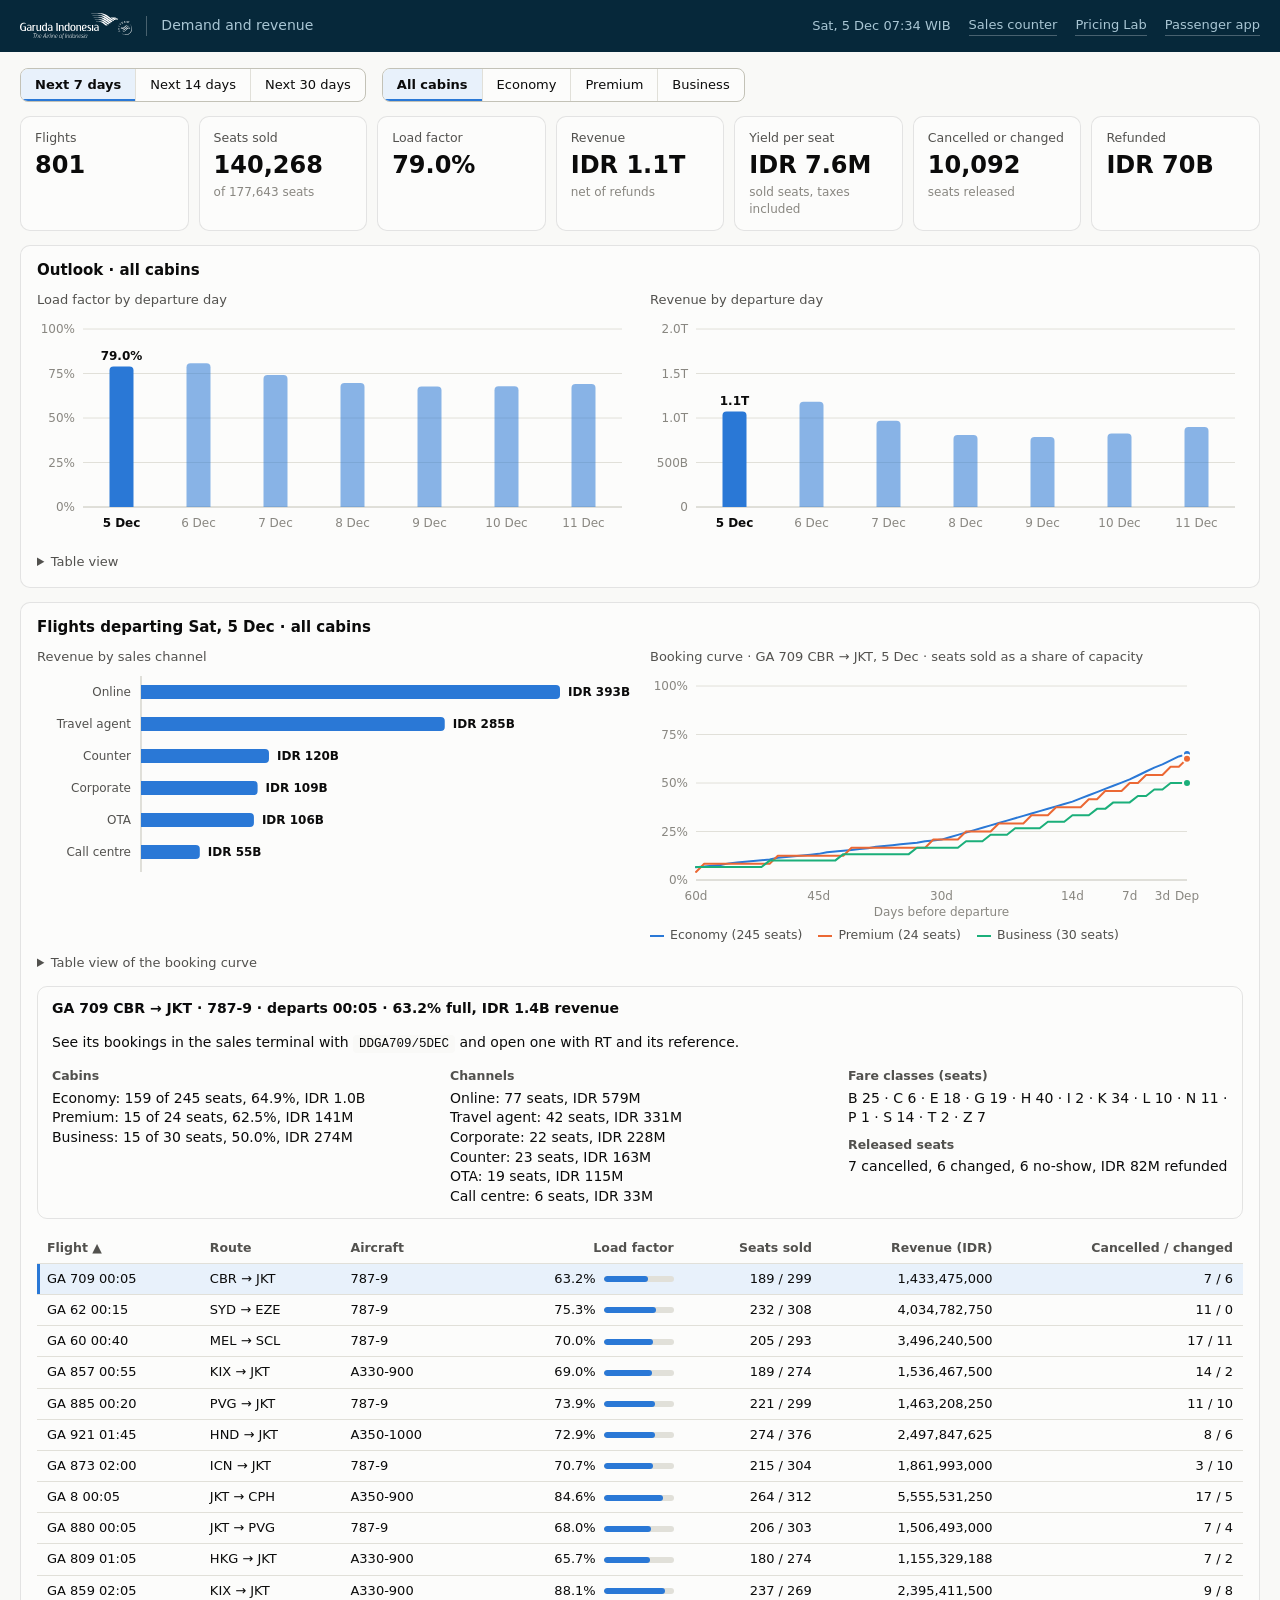
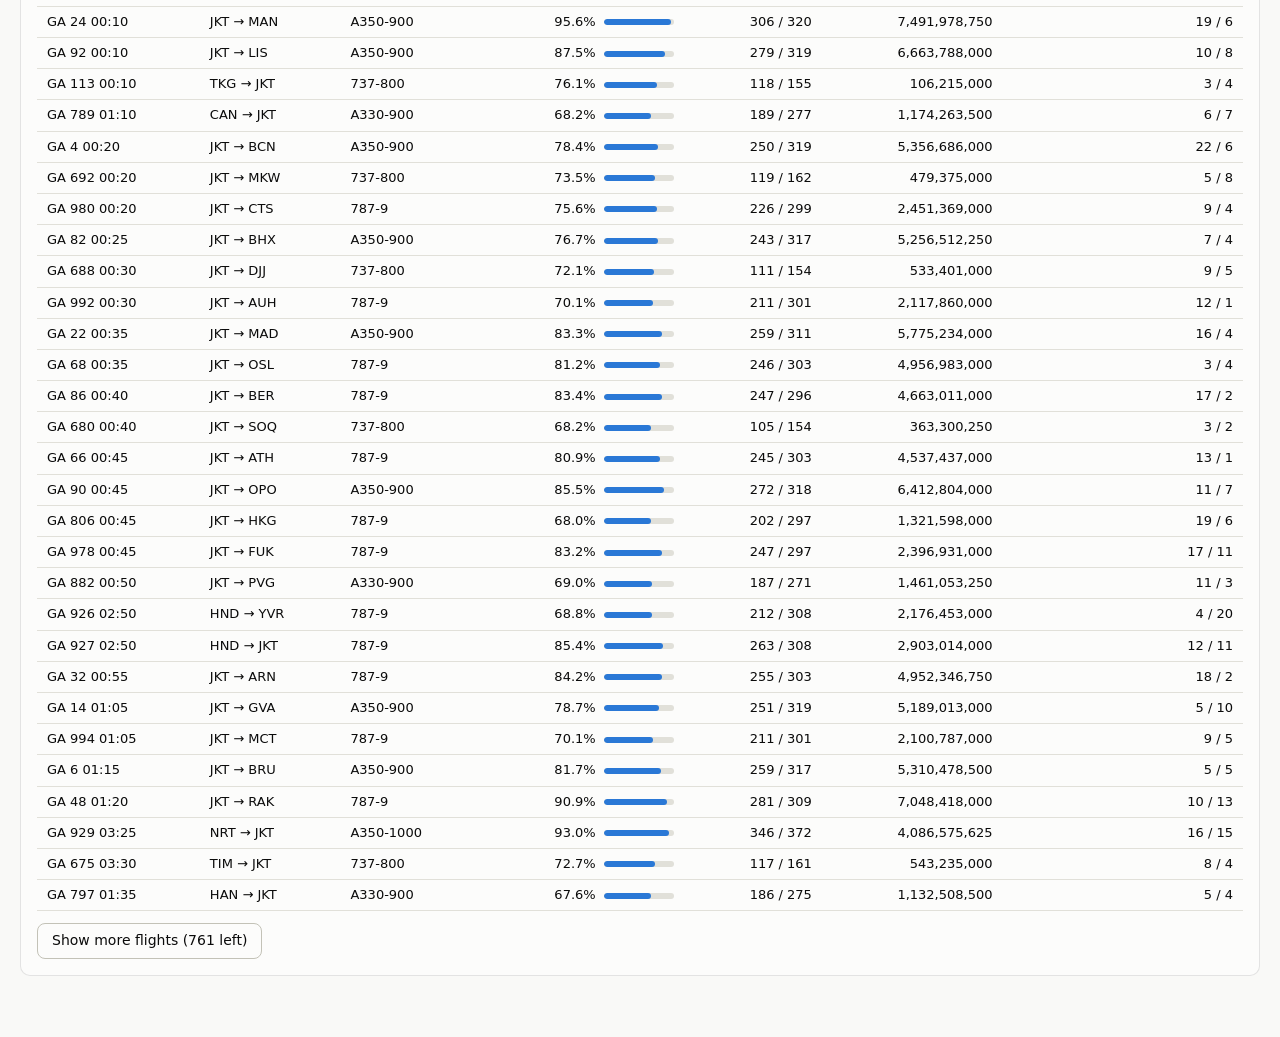
<file: garuda/revenue.html>
<!doctype html>
<html lang="en">
<head>
<meta charset="utf-8">
<title>Demand and revenue · Garuda concept</title>
<meta name="viewport" content="width=device-width,initial-scale=1">
<meta name="robots" content="noindex">
<link rel="preconnect" href="https://api.fontshare.com"><link rel="stylesheet" href="https://api.fontshare.com/v2/css?f[]=switzer@400,500,600,700&display=swap">
<link rel="stylesheet" href="revenue.css?v=943feac9">
</head>
<body>
<header class="top">
 <div class="brand"><img src="assets/garuda-logo-white.svg" alt="Garuda Indonesia" height="26"><span>Demand and revenue</span></div>
 <div class="who"><span id="clock"></span><a href="agent.html">Sales counter</a><a href="pricing-lab.html">Pricing Lab</a><a href="index.html">Passenger app</a></div>
</header>
<div id="boot" class="boot">Starting the simulation…</div>
<main id="app" hidden>
 <section class="filters" aria-label="Filters">
  <div class="seg" role="group" aria-label="Days shown" id="f-range"></div>
  <div class="seg" role="group" aria-label="Cabin" id="f-cabin"></div>
  <span class="status" id="status" role="status" aria-live="polite"></span>
 </section>
 <section class="tiles" id="tiles" aria-label="Totals for the selected day"></section>
 <section class="panel">
  <h2 id="h-outlook">Outlook</h2>
  <div class="two">
   <figure class="chart" id="c-lf"><figcaption>Load factor by departure day</figcaption><div class="plot"></div></figure>
   <figure class="chart" id="c-rev"><figcaption>Revenue by departure day</figcaption><div class="plot"></div></figure>
  </div>
  <details class="tv"><summary>Table view</summary><div class="tw" id="t-outlook"></div></details>
 </section>
 <section class="panel">
  <h2 id="h-day">Flights</h2>
  <div class="two">
   <figure class="chart" id="c-chan"><figcaption>Revenue by sales channel</figcaption><div class="plot"></div></figure>
   <figure class="chart" id="c-curve"><figcaption id="cap-curve">Booking curve</figcaption><div class="plot"></div><div class="legend" id="lg-curve"></div></figure>
  </div>
  <details class="tv"><summary>Table view of the booking curve</summary><div class="tw" id="t-curve"></div></details>
  <div class="detail" id="detail"></div>
  <div class="tw"><table id="flights" class="grid"></table></div>
  <button type="button" class="more" id="more" hidden>Show more flights</button>
 </section>
</main>
<div id="tip" class="tip" role="tooltip" hidden></div>
<iframe id="eng" src="index.html?v=6351f548" title="Simulation engine" aria-hidden="true" tabindex="-1" style="position:absolute;left:-10000px;top:0;width:390px;height:844px;border:0"></iframe>
<script src="store.js"></script>
<script src="revenue.js?v=76d49fe1"></script>
</body>
</html>
</file>
<file: garuda/flows.css>
/* Guided booking, check-in and management share one compact step language. */
.journey-steps{display:flex;list-style:none;margin:0 0 22px;padding:0;gap:6px}.journey-steps li{display:flex;align-items:center;gap:5px;flex:1;font:400 9px/1.4 var(--font,"Switzer",Arial,sans-serif);color:#8ba0ad;min-width:0}.journey-steps li>span{flex:none;display:grid;place-items:center;width:21px;height:21px;border:1px solid #d9e4eb;border-radius:50%;font-size:9px;background:#fff}.journey-steps .current{color:#08798e;font-weight:500}.journey-steps .current>span{background:#087f94;color:#fff;border-color:#087f94}.journey-steps .complete>span{background:#e3f2f4;border-color:#c2dfe4;color:#18758a}.booking-people-summary{background:#fff;border:1px solid #dbe6ed;border-radius:12px;padding:7px 15px}.booking-people-summary>div{display:flex;align-items:baseline;justify-content:space-between;gap:10px;padding:11px 0;border-bottom:1px solid #e7eef2}.booking-people-summary b{font-size:12px;font-weight:500;color:#214b62;overflow-wrap:anywhere}.booking-people-summary span{font-size:10px;line-height:1.5;color:#7891a0;text-align:right}.booking-people-summary p{font-size:12px;color:#50778c;overflow-wrap:anywhere;margin:13px 0}.review-heading h1{max-width:none}.review-body>.journey-steps{flex:none}
.seat-who{display:block;position:sticky;top:0;z-index:3;background:#f7f9fb;padding:12px 0 13px;font-size:10px;color:#668799;border-bottom:1px solid #dce8ee;margin-bottom:16px}.seat-who select{display:block;width:100%;min-height:44px;margin:6px 0 8px;border:1px solid #ccdee7;border-radius:9px;background:#fff;padding:8px 10px;font:500 13px var(--font,"Switzer",Arial,sans-serif);color:#254f66}.seat-who>span{display:block;font-size:11px;line-height:1.5;color:#7390a1}.seat-who>span>b{color:#0b7b90;font-weight:500}.seat-cabin{background:#fff;border:1px solid #d5e4ed;border-radius:16px;padding:15px 9px 12px}.seat-cabin-heading{text-align:center;padding:4px 0 14px;border-bottom:1px solid #e4edf2}.seat-cabin-heading>b{display:block;color:#224e65;font-size:13px;font-weight:500}.seat-cabin-heading>small{display:block;font-size:10px;line-height:1.5;color:#7590a1;margin-top:6px}.seat-legend{display:flex;flex-wrap:wrap;justify-content:center;gap:9px 12px;padding:15px 0;color:#6d899b}.seat-legend>span{display:flex;align-items:center;gap:5px;font-size:9px}.seat-legend i{display:block;width:12px;height:12px;border:1px solid #a8c9d7;background:#f4fbfd;border-radius:3px}.seat-legend i.chosen{background:#087d93;border-color:#087d93}.seat-legend i.party{background:#d9e9f2;border-color:#a8c5d5}.seat-legend i.occupied{background:#e8ecef;border-color:#dae0e5}.seat-map-scroll{overflow-x:auto;max-width:100%;padding:2px 0 12px;overscroll-behavior:contain}.seat-map-grid{display:flex;flex-direction:column;align-items:center;gap:7px;min-width:max-content}.seat-map-row{display:flex;align-items:center;gap:12px}.seat-row-number{display:block;flex:none;width:20px;font-size:9px;text-align:center;color:#91a6b3}.seat-bank{display:flex;gap:3px}.seat-letters .seat-bank>span{width:26px;text-align:center;font-size:9px;color:#7794a5}.seat-bank>button{width:26px;height:36px;flex:none;display:grid;place-items:center;border:1px solid #a8c9d7;background:#f4fbfd;color:#386c84;border-radius:5px 5px 8px 8px;font:500 10px var(--font,"Switzer",Arial,sans-serif);box-shadow:inset 0 -4px #bddbe522}.seat-bank>button.chosen{background:#087e94;color:#fff;border-color:#087e94;box-shadow:inset 0 -4px #075b7722}.seat-bank>button.party{background:#d9e9f2;color:#678da2;border-color:#a8c5d5}.seat-bank>button.occupied{background:#e8ecef;border-color:#dae0e5;color:#adb9c1;box-shadow:none}.seat-bank>button:disabled{cursor:default}.seat-bank>button:focus-visible,.seat-map-scroll:focus-visible{outline:3px solid #1eabc1;outline-offset:2px}.seat-simulation{font-size:9px;line-height:1.6;color:#829ba9;margin:12px 7px 0;text-align:center}.seat-error{color:#a84c35;background:#fff1ec;border:1px solid #efd6cb;border-radius:9px;padding:12px;font-size:12px;line-height:1.6;margin:0 0 14px}.checkin-ack{display:flex;align-items:flex-start;gap:10px;font-size:12px;color:#4f748a;line-height:1.7;margin:20px 0}.checkin-ack input{width:19px;height:19px;accent-color:#087f94;flex:none;margin-top:2px}
.manage-tabs{display:flex;gap:4px;background:#eaf1f5;border:1px solid #dce7ee;border-radius:11px;padding:4px;margin:18px 0 21px}.manage-tabs button{flex:1;min-width:0;min-height:42px;padding:7px 6px;font-size:11px;line-height:1.4;color:#6b8a9e;border-radius:8px}.manage-tabs button[aria-selected=true]{background:#fff;color:#0c7489;box-shadow:0 2px 5px #163d5010}.trip-hero.manage-condensed{padding:16px 18px;min-height:0}.trip-hero.manage-condensed h1{font-size:21px;margin:8px 0 12px}.manage-extra{margin-top:23px}.manage-extra>h2{font-size:16px;font-weight:500;letter-spacing:-.025em;text-transform:none;color:#173f56;margin-bottom:12px}.manage-extra>button{display:flex;align-items:center;gap:12px;width:100%;padding:16px;border:1px solid #d9e6ee;border-radius:12px;background:#fff;text-align:left;margin-top:10px}.manage-extra>button>svg:first-child{width:20px;height:20px;flex:none;color:#38809d}.manage-extra>button>svg:last-child{width:14px;height:14px;flex:none;color:#6e97ad}.manage-extra>button>span{min-width:0;flex:1}.manage-extra b{display:block;font-size:12px;font-weight:500;color:#305f78}.manage-extra small{display:block;font-size:10px;line-height:1.6;color:#7a95a5;margin-top:5px;overflow-wrap:anywhere}.manage-reference{border:1px solid #dbe7ee;background:#fff;border-radius:12px;padding:15px;margin-bottom:15px}.manage-reference>label{display:block;font-size:10px;color:#7795a7;margin-bottom:8px}.manage-reference>div{display:flex;align-items:center;justify-content:space-between;gap:12px}.manage-reference input{font:500 22px var(--font,"Switzer",Arial,sans-serif);color:#204c65;min-width:0;width:110px;flex:1;background:none}.manage-reference button{font-size:11px;color:#0b7c90;min-height:44px;flex:none}.manage-contact-link{display:flex;align-items:center;justify-content:center;gap:7px;width:100%;min-height:44px;font-size:12px;color:#0b7a8f;margin-top:12px}.manage-contact-link svg{width:14px;height:14px}
@media(max-width:350px){.journey-steps{gap:4px}.journey-steps li{font-size:8px;gap:4px}.journey-steps li>span{width:18px;height:18px;font-size:8px}.manage-tabs button{font-size:10px}.trip-hero.manage-condensed{padding-left:14px;padding-right:14px}.trip-hero.manage-condensed h1{font-size:20px}.seat-cabin{padding-inline:6px}.seat-map-row{gap:10px}.seat-legend{gap:8px}.seat-legend>span{font-size:8px}}

.booking-heading-row{display:flex;align-items:center;justify-content:space-between;gap:14px}.booking-heading-row h1{flex:1;min-width:0}.booking-heading-row .destination-thumb{width:48px;height:48px;margin-top:8px}.booking-heading-row .destination-thumb:not(:has(.destination-photo)){display:none}
.review-footer>.btn,.ss-footer>.btn{gap:8px}.review-footer>.btn>svg,.ss-footer>.btn>svg{width:16px;height:16px;flex:none}
/* A quieter, more practical treatment for booking, seats and passes. */
.result-cabin-link{gap:12px;padding:0;margin:12px 0 16px;border:0;background:transparent;border-radius:0;text-align:left}.result-cabin-link>img,.result-cabin-link>.cabin-link-icon{width:64px;height:52px;object-fit:cover;border-radius:5px;flex:none}.result-cabin-link>.cabin-link-icon{display:grid;place-items:center;background:#e6f1f4;color:#216e83}.result-cabin-link>.cabin-link-icon svg{width:21px;height:21px}.result-cabin-link .cabin-link-copy{flex:1;min-width:0}.result-cabin-link b{display:block;font-size:13px;line-height:1.4;font-weight:500;color:#143c50}.result-cabin-link small{display:block;font-size:11px;line-height:1.5;color:#668493;margin-top:3px}.result-cabin-link>svg{width:15px;height:15px;flex:none;color:#568090}.result-cabin-link:focus-visible{outline:3px solid #20a7bb;outline-offset:4px}
.seat-who{position:static;padding:0 0 14px;margin:0 0 16px;background:transparent}.seat-who-single{display:flex;align-items:baseline;justify-content:space-between;gap:12px;font-size:11px;color:#708b9a}.seat-who-single>b{font-size:13px;color:#204b60;font-weight:500;overflow-wrap:anywhere;text-align:right}.seat-footer-summary{display:flex;align-items:baseline;justify-content:space-between;gap:12px;margin:0 0 10px;font-size:11px;color:#6b8795}.seat-footer-summary span{overflow:hidden;text-overflow:ellipsis;white-space:nowrap}.seat-footer-summary b{font-weight:500;color:#174b60;white-space:nowrap}.seat-cabin{border-radius:8px}.seat-cabin-heading{padding-top:2px}.seat-map-scroll{scrollbar-width:thin;scrollbar-color:#b9d0db transparent}.seat-bank>button{min-height:38px}
.seat-who select,.trip-service-scope select,.boarding-selectors select{appearance:none;-webkit-appearance:none;box-sizing:border-box;height:46px;min-height:46px;padding:0 38px 0 12px;border:1px solid #cbdde5;border-radius:8px;background:#fff url("data:image/svg+xml,%3Csvg xmlns='http://www.w3.org/2000/svg' width='16' height='16' viewBox='0 0 24 24' fill='none' stroke='%23476e80' stroke-width='2' stroke-linecap='round' stroke-linejoin='round'%3E%3Cpath d='m6 9 6 6 6-6'/%3E%3C/svg%3E") no-repeat right 12px center;background-size:16px;color:#204c61;font:500 16px/1.3 var(--font,"Switzer",Arial,sans-serif);text-overflow:ellipsis;white-space:nowrap}.trip-service-scope select{width:100%;font-size:16px;margin:2px 0 0}.boarding-selectors select{margin-top:5px}.boarding-traveller-row>button{height:46px}.boarding-traveller-row:first-child{margin-top:0}.boarding-body>.boarding-card:first-child,.boarding-body>.boarding-empty:first-child{margin-top:2px}.boarding-lower .boarding-code>svg{background:#fff}
@media(max-width:350px){.trip-service-scope select,.boarding-selectors select{font-size:16px}.seat-who select{font-size:16px}}
/* Booking management follows Home and Trips: ocean blue, calm surfaces and clear hierarchy. */
#v-trip .trip-hero.manage-condensed{position:relative;isolation:isolate;overflow:hidden;padding:19px 18px;background:#0a354d;color:#fff;border-radius:15px}#v-trip .trip-hero.manage-condensed::after{content:"";position:absolute;z-index:-1;inset:-20% -30% 0 35%;background:radial-gradient(ellipse at 75% 25%,#2b809644,transparent 63%),repeating-linear-gradient(150deg,transparent 0 39px,#ffffff05 40px 41px);pointer-events:none}#v-trip .trip-hero.manage-condensed h1{font-size:22px;line-height:1.3;margin:10px 0 14px}#v-trip .trip-hero.manage-condensed>span{color:#c0dce7}#v-trip .trip-hero.manage-condensed>div>span:first-child{color:#d4e8ef}
#v-trip .manage-tabs{gap:4px;padding:4px;margin:18px 0 22px;border:1px solid #dce7ee;border-radius:11px;background:#eaf1f5}#v-trip .manage-tabs button{flex:1;min-height:44px;padding:7px 6px;border:0;border-radius:8px;color:#63808f;font-size:11px}#v-trip .manage-tabs button[aria-selected=true]{background:#fff;color:#096f83;box-shadow:0 2px 8px #163d5014}
#v-trip .trip-service-scope{background:#fff;border:1px solid #dce7ed;border-radius:12px;padding:0 14px;margin-bottom:12px;box-shadow:0 3px 12px #10334708}#v-trip .trip-service-scope:has(.service-static + .service-static){display:grid;grid-template-columns:1fr 1fr;gap:12px}#v-trip .service-static{min-width:0;padding:14px 0}#v-trip .service-static small{display:block;margin-bottom:6px;font-size:10px;color:#728e9e}#v-trip .service-static b{display:block;font-size:12px;line-height:1.5;font-weight:500;color:#285970;overflow-wrap:anywhere}#v-trip .trip-service-grid{display:grid;gap:9px}#v-trip .trip-service-grid>button{background:#fff;border:1px solid #dce7ed;border-radius:12px;padding:15px;min-height:82px;box-shadow:0 3px 12px #10334708}#v-trip .manage-extra>button{box-shadow:0 3px 12px #10334708}
@media(max-width:350px){#v-trip .trip-hero.manage-condensed{padding:17px 15px}#v-trip .trip-hero.manage-condensed h1{font-size:20px}#v-trip .manage-tabs button{font-size:10px}#v-trip .trip-service-grid>button{padding:13px}}

/* Pay with miles */
.search-miles{margin-top:12px;text-align:left;cursor:pointer}.search-miles b{white-space:normal}.miles-switch{flex:none!important;width:44px;height:26px;border-radius:13px;background:#c4d2d9;position:relative;transition:background .2s}.miles-switch::after{content:"";position:absolute;top:3px;left:3px;width:20px;height:20px;border-radius:50%;background:#fff;box-shadow:0 1px 2px rgba(0,0,0,.25);transition:transform .2s}.search-miles[aria-pressed="true"]{border-color:var(--teal);background:#f3fafb}.search-miles[aria-pressed="true"] .miles-switch{background:var(--teal)}.search-miles[aria-pressed="true"] .miles-switch::after{transform:translateX(18px)}@media (prefers-reduced-motion:reduce){.miles-switch,.miles-switch::after{transition:none}}
.self-flight{padding:14px 0;border-bottom:1px solid #dce7ed;color:#274e60;font-size:13px}.self-flight>div{display:flex;flex-wrap:wrap;gap:8px;margin-top:10px}.self-choice{padding:9px 12px;border:1px solid #bdd6df;border-radius:8px;background:#fff;color:#12677a;font:inherit;text-align:left}
/* Flight changes: flight-first selection, with fares revealed only when needed. */
.search-sheet .self-search{display:grid;grid-template-columns:1fr 1fr;gap:1px;background:#e1e9ed;border:1px solid #dce7ed;border-radius:12px;overflow:hidden}.self-search label{display:flex;flex-direction:column;gap:7px;min-width:0;padding:13px;background:#fff}.self-search label span{font-size:10px;color:#718893}.self-search select,.self-search input{width:100%;min-width:0;min-height:29px;border:0;background:transparent;color:#163f53;font:500 13px var(--font);padding:0}.self-search :is(select,input):focus-visible{outline:2px solid #0a8799;outline-offset:3px}.self-results-heading{display:flex;align-items:end;justify-content:space-between;gap:12px;margin:26px 0 6px}.self-results-heading h3{font-size:17px;letter-spacing:-.025em;font-weight:500;color:#12394d}.self-results-heading p,.self-results-heading>span{font-size:10px;color:#718a97;margin-top:5px}.self-results-note{font-size:11px;line-height:1.6;color:#6a818d;margin:0 0 15px}.search-sheet .self-flight{padding:0;margin:0 0 11px;border:1px solid #dbe6eb;border-radius:13px;overflow:hidden;background:#fff;color:#12394d}.self-flight summary{display:block;padding:15px;cursor:pointer;list-style:none}.self-flight summary::-webkit-details-marker{display:none}.self-flight summary:focus-visible{outline:3px solid #0a8799;outline-offset:-3px}.self-flight-top,.self-flight-route,.self-flight-action{display:flex;justify-content:space-between;align-items:center}.self-flight-top{font-size:11px;color:#66818e}.self-flight-top b{font-weight:600;color:#24586d}.self-flight-route{gap:15px;margin:15px 0}.self-flight-route>span:first-child,.self-flight-route>span:last-child{display:flex;flex-direction:column;gap:4px}.self-flight-route>span:last-child{text-align:right}.self-flight-route strong{font-size:22px;font-weight:500;letter-spacing:-.035em}.self-flight-route small{font-size:10px;color:#718b99}.self-flight-line{color:#8fb4c1;flex:1;text-align:center;border-bottom:1px solid #d6e5ea;line-height:0}.self-flight-action{justify-content:flex-end;gap:5px;border-top:1px solid #edf1f3;padding-top:11px;font-size:11px;font-weight:500;color:#087c8e}.self-flight-action svg,.self-choice svg{width:14px;height:14px}.search-sheet .self-fares{display:block;margin:0;padding:0 15px 14px}.self-fares p{font-size:10px;line-height:1.5;color:#708995;margin:0 0 7px}.search-sheet .self-choice{display:flex;align-items:center;justify-content:space-between;gap:10px;width:100%;margin-top:7px;padding:11px 12px;border:1px solid #dce8ed;border-radius:9px;background:#f8fbfc;color:#174a5e;font-size:11px}.self-choice>span:first-child{font-weight:500}.self-choice small{display:block;font-size:9px;color:#78909b;font-weight:400;margin-top:4px}.self-choice>span:last-child{display:flex;align-items:center;gap:5px;color:#087c8e;text-align:right}.self-empty{padding:20px;border:1px solid #dce7ed;border-radius:12px;background:#fff;color:#315668}.self-empty p{font-size:11px;color:#718893;margin-top:6px}.search-sheet .self-close{display:block;width:100%;min-height:40px;text-align:center;color:#087c8e;font-size:12px;font-weight:500}

.seat-map-row button.tier-legroom:not(.chosen):not(.occupied):not(.party){box-shadow:inset 0 -4px 0 #e0a21b}.seat-map-row button.tier-front:not(.chosen):not(.occupied):not(.party){box-shadow:inset 0 -4px 0 #6fb7c6}
.seat-fees{list-style:none;display:flex;flex-wrap:wrap;justify-content:center;gap:6px 14px;margin:0 0 12px;padding:0;font-size:10px;color:#526f81}.seat-fees li{display:flex;align-items:center;gap:5px}.seat-fees i{display:block;width:12px;height:12px;border:1px solid #a8c9d7;background:#f4fbfd;border-radius:3px}.seat-fees i.tier-legroom{box-shadow:inset 0 -4px 0 #e0a21b}.seat-fees i.tier-front{box-shadow:inset 0 -4px 0 #6fb7c6}.seat-fees b{font-weight:600;color:#174b60}.seat-fees-note{text-align:center;font-size:10px;color:#526f81;margin:0 0 12px}
.seat-footer-total b{color:#b25f0a}.seat-pay .seat-pay-total{border-top:1px solid #dce8ee;margin-top:6px;padding-top:12px;font-weight:600}.seat-pay dt small{display:block;font-size:10px;color:#6b8795;margin-top:2px}.ss-footer .btn+.btn{margin-top:8px;background:#fff;color:#174b60;border:1px solid #cfdee7}

.bag-zone,.bag-have{font-size:12px;color:#526f81;line-height:1.5;margin:0 0 12px}.bag-list{list-style:none;margin:0;padding:0;display:grid;gap:10px}.bag-list li{display:flex;align-items:center;justify-content:space-between;gap:12px;background:#fff;border:1px solid #dce8ee;border-radius:11px;padding:12px 14px}.bag-list b{font-size:14px;font-weight:500;color:#174b60;display:block}.bag-list small{display:block;font-size:11px;color:#6b8795;margin-top:3px;line-height:1.4}.bag-stepper{display:flex;align-items:center;gap:6px;flex:none}.bag-stepper button{width:38px;height:38px;border-radius:50%;border:1px solid #cfdee7;background:#f4fbfd;color:#087d93;font-size:20px;line-height:1;cursor:pointer}.bag-stepper button:disabled{opacity:.4;cursor:default}.bag-stepper output{min-width:24px;text-align:center;font-weight:600;color:#174b60}

.addon-h{font-size:14px;font-weight:600;color:#174b60;margin:18px 0 8px}.addon-h small{display:block;font-size:11px;font-weight:400;color:#6b8795;margin-top:3px}.addon-list{list-style:none;margin:0 0 6px;padding:0;display:grid;gap:8px}.addon-row{display:flex;align-items:center;gap:12px;background:#fff;border:1px solid #dce8ee;border-radius:11px;padding:12px 14px;cursor:pointer}.addon-row input{width:20px;height:20px;flex:none;accent-color:#087d93}.addon-row span{flex:1;min-width:0}.addon-row b{display:block;font-size:14px;font-weight:500;color:#174b60}.addon-row small{display:block;font-size:11px;color:#6b8795;margin-top:3px;line-height:1.4}.addon-row em{font-style:normal;font-size:13px;font-weight:600;color:#174b60;white-space:nowrap}.trip-preference-options small{display:block;font-size:11px;color:#6b8795;margin-top:2px}.addon-clear{background:none;border:0;color:#197e91;font-size:12px;text-decoration:underline;padding:8px 0;text-align:left}
/* A calmer, itinerary-led extras experience. */
.addon-intro h3{font-size:20px;font-weight:500;letter-spacing:-.035em;color:#143a4e}.addon-intro p,.addon-hint{font-size:11px;line-height:1.6;color:#6d8591;margin:6px 0 14px}.addon-scope{display:grid;grid-template-columns:1fr 1fr;gap:1px;overflow:hidden;border:1px solid #dce7ed;border-radius:12px;background:#dce7ed;margin:16px 0 22px}.addon-scope label{display:flex;flex-direction:column;gap:6px;min-width:0;padding:12px;background:#fff}.addon-scope label span{font-size:10px;color:#718995}.addon-scope select{width:100%;min-width:0;height:28px;border:0;background:transparent;color:#163f53;font:500 12px var(--font)}.addon-included{border:1px solid #d8e9e9;border-radius:13px;background:#f0f8f7;padding:15px;margin-bottom:12px}.addon-section-head{display:flex;align-items:center;justify-content:space-between;gap:8px}.addon-section-head h3{font-size:14px;color:#174b60;font-weight:600}.addon-section-head>span{font-size:10px;color:#628185;text-align:right}.addon-included-item{display:flex;justify-content:space-between;gap:8px;padding-top:14px}.addon-included-item>div{display:flex;gap:10px;min-width:0}.addon-included-item svg{width:18px;height:18px;color:#168879;flex:none}.addon-included-item b{display:block;font-size:12px;font-weight:500;color:#244c57}.addon-included-item small{display:block;font-size:10px;line-height:1.5;color:#66828a;margin-top:3px}.addon-included-item em{font-style:normal;color:#087969;font-size:10px;font-weight:600}.addon-benefit{font-size:10px;line-height:1.5;color:#347267;margin:12px 0 0}.addon-included .addon-hint{margin:10px 0 0}.addon-meal{border:1px solid #dce8ee;border-radius:12px;background:#fff;overflow:hidden}.addon-meal summary{display:flex;align-items:center;justify-content:space-between;gap:10px;padding:15px;cursor:pointer;list-style:none}.addon-meal summary::-webkit-details-marker{display:none}.addon-meal summary b{display:block;font-size:13px;font-weight:500;color:#174b60}.addon-meal summary small{display:block;margin-top:4px;font-size:10px;color:#718995}.addon-meal summary svg{width:16px;height:16px;color:#558392}.addon-meal[open] summary svg{transform:rotate(90deg)}.addon-meal-body{padding:0 15px 15px}.addon-meal-body p{font-size:11px;color:#6b8795;line-height:1.6;margin-bottom:10px}.addon-save-meal{width:100%;min-height:42px;border:1px solid #bdd9df;border-radius:9px;color:#087c8e;font-size:12px;font-weight:500;margin-top:8px}.addon-save-meal:disabled{opacity:.5}.addon-h{margin-top:24px}.addon-row-owned{background:#f6f9fa;cursor:default}.addon-row-owned em{color:#4e877d}.addon-content .addon-row input:focus-visible,.addon-content button:focus-visible,.addon-content select:focus-visible,.addon-meal summary:focus-visible{outline:3px solid #20a7bb;outline-offset:2px}
.addon-bag-action{display:flex;align-items:center;gap:4px;min-height:36px;margin:8px 0 0 28px;color:#087c8e;font-size:11px;font-weight:500}.addon-bag-action svg{width:13px;height:13px}.addon-bag-action:disabled{opacity:.45}
/* Flight services keep the current traveller and flight visible beside their choices. */
#v-trip .trip-services{margin-top:28px}#v-trip .trip-services .trip-section-title{margin-bottom:14px}#v-trip .trip-service-intro{font-size:11px;line-height:1.55;color:#6b8795;margin:6px 0 0}#v-trip .trip-service-context{overflow:hidden;background:#fff;border:1px solid #dce7ed;border-radius:13px;margin-bottom:20px}#v-trip .trip-context-journey{display:flex;align-items:flex-end;justify-content:space-between;gap:12px;padding:15px 16px;background:#f0f7f8;border-bottom:1px solid #e2edef}#v-trip .trip-context-journey div>span{display:block;font-size:10px;color:#688b96;margin-bottom:5px}#v-trip .trip-context-journey b{font-size:18px;font-weight:500;letter-spacing:-.025em;color:#103c50}#v-trip .trip-context-journey i{font-style:normal;color:#76aeb6;padding:0 7px}#v-trip .trip-context-local{font-size:10px;line-height:1.4;text-align:right;color:#698a94}#v-trip .trip-service-scope,#v-trip .trip-service-scope:has(.service-static + .service-static){display:grid;grid-template-columns:1fr 1fr;gap:0;background:#fff;border:0;border-radius:0;padding:0;margin:0;box-shadow:none}#v-trip .trip-service-scope>label,#v-trip .trip-service-scope>.service-static{display:flex;flex-direction:column;justify-content:center;min-width:0;padding:11px 14px}#v-trip .trip-service-scope>label+label,#v-trip .trip-service-scope>label+.service-static,#v-trip .trip-service-scope>.service-static+label,#v-trip .trip-service-scope>.service-static+.service-static{border-left:1px solid #e9eff1}#v-trip .trip-service-scope label>span,#v-trip .service-static small{display:block;margin:0 0 5px;font-size:10px;color:#728e9e}#v-trip .service-static b{font-size:12px;font-weight:500;line-height:1.4;color:#285970}#v-trip .trip-service-scope select{height:32px;min-height:32px;margin:0;padding:0 24px 0 0;border:0;border-radius:0;background-position:right center;color:#174b60;font-size:16px;box-shadow:none}#v-trip .trip-service-list-title{font-size:10px;letter-spacing:.07em;text-transform:uppercase;font-weight:600;color:#718d9b;margin:0 0 9px 2px}#v-trip .trip-service-grid{display:block;overflow:hidden;border:1px solid #dce7ed;border-radius:13px;background:#fff}#v-trip .trip-service-grid>button{display:flex;align-items:center;gap:12px;width:100%;min-height:73px;margin:0;padding:13px 14px;border:0;border-radius:0;background:#fff;box-shadow:none;text-align:left}#v-trip .trip-service-grid>button+button{border-top:1px solid #eaf0f2}#v-trip .trip-service-grid>button>svg:first-child{width:20px;height:20px;flex:none;color:#29869a}#v-trip .trip-service-grid>button>span{min-width:0;flex:1}#v-trip .trip-service-grid>button b{display:block;font-size:13px;font-weight:500;color:#17485d}#v-trip .trip-service-grid>button small{display:block;margin-top:5px;font-size:11px;line-height:1.4;color:#708b99}#v-trip .trip-service-grid>button em{font-style:normal;white-space:nowrap;font-size:10px;font-weight:500;color:#0b7b8c}#v-trip .trip-service-grid>button>svg:last-child{width:14px;height:14px;flex:none;color:#8aabb5}#v-trip .trip-service-footnote{font-size:10px;line-height:1.5;color:#8098a3;margin:10px 2px 0}@media(max-width:350px){#v-trip .trip-service-scope>label,#v-trip .trip-service-scope>.service-static{padding:10px}#v-trip .trip-service-grid>button{padding:12px 10px;gap:9px}#v-trip .trip-service-grid>button em{font-size:9px}}
</file>
<file: garuda/journey-updates.css>
/* Journey updates follow the same calm, practical Garuda language as Trips. */
#v-inbox,#v-notice{--font:"Switzer",Arial,sans-serif;--mono:var(--font);font-family:var(--font);color:#153d52;background:#f4f8fa}#v-inbox button,#v-notice button{font-family:inherit}#v-inbox.on{overflow-y:auto;overflow-x:hidden}.updates-inbox-head{background:#0a354d;color:#fff;padding:25px 20px 26px}.updates-inbox-head>span{font-size:9px;letter-spacing:.1em;color:#afd0df}.updates-inbox-head h1{font-size:26px;line-height:1.2;letter-spacing:-.04em;font-weight:500;margin:10px 0 7px}.updates-inbox-head p{font-size:12px;line-height:1.5;color:#c2dce7;margin:0}.updates-inbox-list{padding:18px 18px 24px}.updates-message{display:flex;align-items:flex-start;gap:11px;width:100%;text-align:left;background:#fff;border:1px solid #dce8ee;border-radius:13px;padding:15px;margin-bottom:10px;box-shadow:0 3px 12px #10334708}.updates-message.unread{border-color:#a9d6df}.updates-message-icon{width:33px;height:33px;display:grid;place-items:center;flex:none;border-radius:10px;background:#edf6f8;color:#23788d}.updates-message-icon.warn{background:#fff5e7;color:#a46c29}.updates-message-icon.bad{background:#fff0eb;color:#aa513d}.updates-message-icon svg{width:17px;height:17px}.updates-message-copy{display:block;flex:1;min-width:0;font-size:11px;line-height:1.6;color:#648493}.updates-message-top{display:flex;align-items:baseline;justify-content:space-between;gap:8px;margin-bottom:5px}.updates-message-top b{font-size:13px;line-height:1.4;font-weight:500;color:#204c63}.updates-message-top small{white-space:nowrap}.updates-message-copy>span:not(.updates-message-top){display:block;overflow-wrap:anywhere}.updates-message-copy small{display:block;font-size:9px;line-height:1.5;color:#8199a5;margin-top:5px}.updates-message>i{width:7px;height:7px;background:#108ba0;border-radius:50%;flex:none;margin-top:7px}.updates-message>svg{width:14px;height:14px;color:#7e9ca9;flex:none;margin-top:3px}.updates-inbox-empty{text-align:center;padding:58px 16px}.updates-inbox-empty>svg{width:30px;height:30px;color:#5c91a3}.updates-inbox-empty h2{font-size:20px;font-weight:500;letter-spacing:-.03em;text-transform:none;color:#1b4960;margin:14px 0 8px}.updates-inbox-empty p{font-size:12px;line-height:1.7;color:#728e9d;margin:0}.phone:has(#v-notice.on){overflow:clip}#v-notice.on{display:flex;flex-direction:column;overflow:clip}#v-notice .nav{position:relative;flex:none;background:#fff;border-bottom:1px solid #e1ebf0;padding:14px 14px 12px;gap:8px}#v-notice .nav .t{font-size:15px;font-weight:500;letter-spacing:-.02em}#v-notice .back{border:1px solid #e1e9ee;width:36px;height:36px}.update-body{overflow-y:auto;overscroll-behavior:contain;flex:1;min-height:0;padding:19px 18px 24px}.update-hero{background:#0a354d;color:#fff;border-radius:15px;padding:19px 18px}.update-hero>span{font-size:9px;letter-spacing:.09em;color:#b8dbe7}.update-hero h1{font-size:23px;line-height:1.25;letter-spacing:-.035em;font-weight:500;margin:10px 0 8px;overflow-wrap:anywhere}.update-hero p{font-size:11px;line-height:1.5;color:#c4e0e9;margin:0}.update-summary,.update-section{margin-top:19px}.update-summary{background:#fff;border:1px solid #dce8ee;border-radius:13px;padding:16px}.update-summary-title{display:flex;align-items:baseline;justify-content:space-between;gap:10px}.update-summary h2,.update-section h2{font-size:16px;line-height:1.4;text-transform:none;letter-spacing:-.025em;font-weight:500;color:#1d495f;margin:0}.update-summary-title>span{font-size:9px;color:#8199a7;text-align:right}.update-facts{display:grid;grid-template-columns:repeat(2,minmax(0,1fr));gap:16px 12px;margin-top:16px}.update-facts small{display:block;font-size:10px;line-height:1.4;color:#7892a1;margin-bottom:6px}.update-facts b,.update-facts s{display:block;font-size:14px;line-height:1.4;font-weight:500;color:#1d4d64;overflow-wrap:anywhere}.update-facts s{font-size:12px;color:#849ba7}.update-facts b span{font-size:9px;font-weight:400;color:#8097a3}.update-summary>p,.update-section>p{font-size:11px;line-height:1.7;color:#648494;margin:15px 0 0}.update-connection{display:flex;gap:10px;align-items:flex-start;background:#ebf5f8;border:1px solid #d9eaf0;border-radius:11px;padding:13px;margin-top:12px}.update-connection svg{width:17px;height:17px;flex:none;color:#37839a}.update-connection p{font-size:11px;line-height:1.6;color:#507c90;margin:0}.update-section>p{margin-top:6px}.update-options{display:grid;gap:9px;margin-top:13px}.update-option{display:flex;align-items:center;justify-content:space-between;gap:12px;text-align:left;width:100%;padding:15px;border:1px solid #dce8ee;border-radius:12px;background:#fff}.update-option.selected{border-color:#078397;box-shadow:0 0 0 1px #078397;background:#f1f9fa}.update-option>span{min-width:0}.update-option b{display:block;font-size:13px;line-height:1.4;font-weight:500;color:#214e64}.update-option small{display:block;font-size:10px;line-height:1.65;color:#708d9c;margin-top:5px}.update-option>i{width:17px;height:17px;border:1px solid #b7cfd9;border-radius:50%;flex:none}.update-option.selected>i{border:5px solid #0b8194}.update-unavailable{background:#fff;border:1px solid #dce8ee;border-radius:11px;padding:14px!important;margin:0!important}.update-refund{display:flex;align-items:center;justify-content:space-between;width:100%;min-height:46px;margin-top:8px;color:#0a778d;font-size:12px;text-align:left}.update-refund svg,.update-link svg{width:14px;height:14px}.update-sim-note{font-size:10px;line-height:1.6;color:#8197a4;margin:20px 0 0}.update-footer{flex:none;padding:11px 18px calc(10px + env(safe-area-inset-bottom));border-top:1px solid #dce8ef;background:#fff;text-align:center}.update-footer>.btn{min-height:46px;height:auto;font-size:12px;border-radius:10px}.update-footer>.btn:disabled{opacity:.48}.update-link{display:flex;align-items:center;justify-content:center;gap:7px;width:100%;min-height:42px;color:#0a778d;font-size:12px}.boarding-update{flex-wrap:wrap}.boarding-update p{flex:1;min-width:0}.boarding-update>button{display:flex;align-items:center;gap:5px;flex-basis:100%;padding:3px 0 0 27px;text-align:left;color:#0a778d;font-size:11px;min-height:32px}.boarding-update>button svg{width:13px;height:13px}#v-inbox button:focus-visible,#v-notice button:focus-visible{outline:3px solid #27a6bc;outline-offset:3px}@media(max-width:350px){.update-body{padding:15px 12px 20px}.update-hero{padding:17px 15px}.update-hero h1{font-size:21px}.update-summary{padding:14px}.updates-inbox-list{padding-inline:12px}.updates-message{padding:13px}.update-footer{padding-left:13px;padding-right:13px}}

.update-unavailable b{font-size:12px;font-weight:500;color:#214e64}.update-unavailable p,.update-care p{font-size:11px;line-height:1.65;color:#648494;margin:7px 0 0}.update-care{margin-top:14px;padding:15px;border:1px solid #d5e9ed;border-radius:12px;background:#edf7f8}.update-care h3{font-size:13px;font-weight:500;color:#17566a;margin:0}.update-care p:last-child{color:#708d9c}
</file>
<file: garuda/desktop.css>
/* A desktop application shell, with the same content and booking state as mobile. */
@media (min-width: 900px) {
  html,body {background:#edf3f5}
  .stage {display:block;min-height:100%;padding:0}
  .phone {width:100%;max-width:none;height:100dvh;max-height:none;border-radius:0;box-shadow:none;background:#f4f8fa}
  .view,.view.nonav {top:72px;bottom:0}
  #tabs {display:grid!important;top:0;bottom:auto;left:0;right:0;height:72px;padding:0 max(32px,calc((100vw - 1200px)/2));grid-template-columns:1fr repeat(4,110px);align-items:stretch;background:#062e48;border:0;box-shadow:0 2px 14px #0a293014}
  #tabs::before {content:"";align-self:center;width:176px;height:40px;background:url("assets/garuda-logo-white.svg") left center/contain no-repeat}
  #tabs button {flex-direction:row;gap:8px;color:#d2e2e9;font-size:13px;font-weight:500}
  #tabs button svg {width:19px;height:19px}
  #tabs button.on {color:#fff;border-bottom:3px solid #54bbca}
  #v-home .home-hero {padding-left:max(32px,calc((100% - 1120px)/2));padding-right:max(32px,calc((100% - 1120px)/2))}
  #v-home .home-brand .home-logo {display:none}
  #v-home .home-brand {justify-content:flex-end}
  #v-home .home-main {max-width:1160px;margin:0 auto;padding-left:20px;padding-right:20px}
  #v-home .home-destinations {grid-template-columns:repeat(2,minmax(0,1fr))}
  .search-body,.review-body,.confirmation-body,.trip-body,.boarding-body,.update-body {width:100%;max-width:820px;margin:0 auto;padding-left:32px;padding-right:32px}
  .results-list,.results-count,.results-controls,.results-heading,.results-date-strip,.results-local,.results-outbound,.trips-header,.trips-tab-row,.trips-list,.updates-inbox-head,.updates-inbox-list {width:100%;max-width:960px;margin-left:auto;margin-right:auto}
  .search-footer,.review-footer,.confirmation-footer,.trip-footer,.boarding-footer,.update-footer {padding-left:max(32px,calc((100% - 756px)/2));padding-right:max(32px,calc((100% - 756px)/2))}
  .sheet {left:50%;right:auto;width:min(680px,calc(100% - 48px));max-height:85%;border-radius:20px 20px 0 0;transform:translate(-50%,105%)}
  .sheet.on {transform:translate(-50%,0)}
  .push {left:auto;right:24px;width:400px}
}
</file>
<file: garuda/home-airline.css>
/* Home brings the next flight and the most useful travel services together. */
#v-home .home-hero{padding-bottom:47px}#v-home .home-welcome p{max-width:32rem}
#v-home .home-journey-empty .home-empty{padding:19px 18px}#v-home .home-empty .home-eyebrow{display:block;margin-bottom:8px}#v-home .home-empty h2{font-size:19px;margin-bottom:5px}#v-home .home-empty p{font-size:12px}
#v-home .home-book{min-height:70px;margin-top:14px;padding:14px 16px;border-radius:13px}#v-home .home-book b{font-size:14px}#v-home .home-book-icon{width:38px;height:38px}
.home-tools{margin:25px 0 26px}.home-tools-heading{display:flex;justify-content:space-between;align-items:baseline;gap:12px;margin-bottom:12px}.home-tools-heading h2{font-size:17px;font-weight:500;letter-spacing:-.03em;text-transform:none;color:#123b51}.home-tools-heading>span{font-size:10px;color:#78919d;text-align:right}.home-shortcuts{display:grid;grid-template-columns:1fr;margin:0;padding:0;border:1px solid #dfebef;border-radius:14px;background:#fff;overflow:hidden}.home-shortcuts button,.home-shortcuts button+button{display:flex;justify-content:flex-start;align-items:center;gap:12px;min-height:66px;margin:0;padding:10px 14px;border:0;text-align:left}.home-shortcuts button+button{border-top:1px solid #e7eff2}.home-shortcuts button>span:nth-child(2){flex:1;min-width:0}.home-shortcuts b{display:block;font-size:13px;font-weight:500;color:#224d62;line-height:1.4}.home-shortcuts small{display:block;font-size:10px;color:#78919d;margin-top:3px;line-height:1.4}.home-shortcuts .home-tool-icon{width:35px;height:35px;display:grid;place-items:center;border-radius:10px;background:#eaf5f7;color:#197d8f;flex:none}.home-shortcuts .home-tool-icon svg{width:17px;height:17px}.home-shortcuts button>svg{width:14px;height:14px;color:#7ba1af;flex:none}.home-unread{display:inline-grid;place-items:center;min-width:17px;height:17px;padding:0 4px;border-radius:9px;background:#dff2f3;color:#087d8d;font-size:10px;font-style:normal;margin-left:4px}
@media(min-width:900px){#v-home .home-hero{padding-bottom:48px}#v-home .home-main{display:grid;grid-template-columns:minmax(0,1.25fr) minmax(300px,.75fr);column-gap:24px;align-items:start}#v-home .home-journey{grid-column:1;grid-row:1 / span 2}#v-home .home-book{grid-column:2;grid-row:1;margin-top:-27px;z-index:1;box-shadow:0 8px 28px #10334712}#v-home .home-tools{grid-column:2;grid-row:2;margin:16px 0 26px}#v-home .home-main>section[aria-labelledby=home-explore-title],#v-home .home-main>footer{grid-column:1 / -1}#v-home .home-main>section[aria-labelledby=home-explore-title]{margin-top:8px}#v-home .home-journey-empty{min-height:150px}#v-home .home-journey-empty .home-empty{padding:25px}#v-home .home-journey-empty .home-empty h2{font-size:23px}#v-home .home-journey-empty .home-empty p{max-width:350px}}

.home-airport{display:flex;justify-content:space-between;align-items:baseline;gap:10px;padding:10px 18px;border-top:1px solid #e8edf0;font-size:10px;color:#788f9a}.home-airport b{font-size:11px;font-weight:500;color:#385f72;text-align:right}

.home-footer-links{display:flex;align-items:center;gap:16px}.home-footer-links a{font-size:10px;color:#506d7c;min-height:30px;display:flex;align-items:center}
</file>
<file: garuda/home-concept.css>
/* A compact, journey-led Home, with the destination visible behind the trip. */
#v-home .home-hero{padding-top:18px;padding-bottom:40px}#v-home .home-welcome{margin-top:16px}#v-home .home-welcome .home-date{margin-bottom:6px;font-size:10px;letter-spacing:.04em}#v-home .home-welcome h1{font-size:26px}#v-home .home-member{margin-top:10px;min-height:26px}#v-home .home-wing{width:280px;height:200px;right:-100px;top:38px;opacity:.55}
#v-home .home-journey{margin-top:-22px;border-radius:17px;isolation:isolate}#v-home .home-journey-flight>.destination-home{position:absolute;inset:0;z-index:-2;width:100%;height:100%;margin:0;opacity:.42}#v-home .home-journey-flight>.destination-home::after{background:linear-gradient(180deg,rgba(255,255,255,.74),rgba(255,255,255,.96) 58%,#fff 100%)}#v-home .home-journey-flight>.destination-home figcaption{position:absolute;width:1px;height:1px;overflow:hidden;clip-path:inset(50%)}#v-home .home-journey-flight .home-trip-head{padding:15px 17px 0}#v-home .home-journey-flight .home-route{padding:12px 17px}#v-home .home-journey-flight .home-route strong{font-size:31px}#v-home .home-journey-flight .home-schedule{padding:0 17px 13px}#v-home .home-state{margin:0 17px 12px;padding:10px 11px;border:0;border-radius:9px;background:#e8f6f2;color:#285f58}#v-home .home-state.warn{background:#fff3e3;color:#885a22}#v-home .home-state.bad{background:#fff0eb;color:#a73b28}#v-home .home-cta{margin:0 17px;width:calc(100% - 34px)}#v-home .home-secondary{min-height:42px}
#v-home .home-inspire{min-height:214px;background:#0a354d;color:#fff}#v-home .home-inspire>.destination-photo{position:absolute;inset:0;z-index:-2;width:100%;height:100%}#v-home .home-inspire::before{content:"";position:absolute;inset:0;z-index:-1;background:linear-gradient(90deg,#062d43ed,#062d4380),linear-gradient(0deg,#062d43bb,transparent)}#v-home .home-inspire .home-empty{padding:22px 18px}#v-home .home-inspire .home-eyebrow{color:#d1e8f0}#v-home .home-inspire h2{color:white;font-size:23px;max-width:260px;line-height:1.16}#v-home .home-inspire p{color:#d2e3e9;max-width:260px}#v-home .home-inspire .home-book{display:flex;align-items:center;justify-content:center;gap:9px;margin-top:15px;padding:0 14px;min-height:45px;background:#fff;color:#164c62;font-size:13px;font-weight:500;box-shadow:none}#v-home .home-inspire .home-book>svg{width:17px;height:17px}#v-home .home-inspire .home-book>svg:last-child{display:none}
#v-home .home-tools{margin:21px 0 0}#v-home .home-tools-heading{margin:0 0 11px}#v-home .home-tools-heading h2{font-size:17px}#v-home .home-shortcuts{display:grid;grid-template-columns:repeat(4,minmax(0,1fr));gap:7px;background:transparent;border:0;overflow:visible}#v-home .home-shortcuts button,#v-home .home-shortcuts button+button,#v-home .home-shortcuts .home-book{display:flex;flex-direction:column;justify-content:center;align-items:center;gap:7px;width:auto;min-width:0;min-height:82px;margin:0;padding:9px 3px;border:1px solid #dfe9ed;border-radius:11px;background:#fff;color:#1c5064;text-align:center;box-shadow:none;font-size:10px;font-weight:500;line-height:1.3}#v-home .home-shortcuts button>svg{width:22px;height:22px;color:#197d8f}#v-home .home-shortcuts button>span{min-width:0;overflow-wrap:anywhere}#v-home .home-shortcuts button>small{position:absolute;width:1px;height:1px;overflow:hidden;clip-path:inset(50%)}#v-home .home-unread{vertical-align:middle;margin:0 0 0 2px}#v-home .home-prep{margin-top:25px}#v-home .home-main section[aria-labelledby=home-explore-title]{margin-top:26px}
@media(max-width:350px){#v-home .home-main{padding-left:14px;padding-right:14px}#v-home .home-shortcuts{gap:5px}#v-home .home-shortcuts button,#v-home .home-shortcuts button+button{font-size:9px;min-height:78px}}
@media(min-width:900px){#v-home .home-hero{padding-bottom:42px}#v-home .home-main{display:grid;grid-template-columns:minmax(0,1.1fr) minmax(340px,.9fr);grid-auto-rows:auto;column-gap:28px;align-items:start}#v-home .home-journey{grid-column:1;grid-row:1 / span 3}#v-home .home-tools{grid-column:2;grid-row:1;margin:0;padding-top:3px}#v-home .home-recent{grid-column:2;grid-row:2;margin-top:17px}#v-home .home-prep{grid-column:2;grid-row:3;margin-top:20px}#v-home .home-main>section[aria-labelledby=home-explore-title],#v-home .home-main>footer{grid-column:1 / -1}#v-home .home-inspire{min-height:235px}#v-home .home-inspire .home-empty{padding:27px}#v-home .home-inspire .home-book{max-width:320px}#v-home .home-shortcuts button,#v-home .home-shortcuts button+button{min-height:92px}}

#v-home .home-fare-note{font-size:10px;line-height:1.5;color:#708a98;margin:-4px 0 11px}
/* Shortcuts: four equal tiles; icons share one line, labels start together beneath */
#v-home .home-shortcuts{gap:8px}
#v-home .home-shortcuts button,#v-home .home-shortcuts button+button,#v-home .home-shortcuts .home-book{height:92px;min-height:92px;padding:15px 4px 8px;gap:8px;justify-content:flex-start;align-items:center;font-size:11.5px;font-weight:500;line-height:1.25;border-radius:12px}
#v-home .home-shortcuts button>svg{width:24px;height:24px;flex:none}
#v-home .home-shortcuts button>span{display:block;max-width:100%;overflow-wrap:normal;word-break:normal;text-wrap:balance}
@media(max-width:350px){#v-home .home-shortcuts{gap:6px}#v-home .home-shortcuts button,#v-home .home-shortcuts button+button,#v-home .home-shortcuts .home-book{height:86px;min-height:86px;font-size:10.5px;padding-top:13px}}
@media(min-width:900px){#v-home .home-shortcuts button,#v-home .home-shortcuts button+button,#v-home .home-shortcuts .home-book{height:100px;min-height:100px;font-size:12.5px;padding-top:18px}}

/* User-controlled destination stories. */
#v-home .home-carousel{min-height:200px}#v-home .home-carousel .home-empty{padding:20px 18px 46px}#v-home .home-carousel h2{max-width:280px;font-size:23px}#v-home .home-carousel .home-explore{display:inline-flex;align-items:center;gap:7px;margin-top:14px;min-height:42px;padding:0 15px;border-radius:9px;background:#fff;color:#164c62;font-size:12px;font-weight:500}#v-home .home-carousel .home-explore svg{width:13px;height:13px}#v-home .home-carousel-dots{position:absolute;bottom:2px;left:9px;display:flex;align-items:center}#v-home .home-carousel-dots button{width:44px;height:44px;display:grid;place-items:center}#v-home .home-carousel-dots span{display:block;width:6px;height:6px;background:#ffffff80;border-radius:8px}#v-home .home-carousel-dots [aria-current=true] span{width:18px;background:#fff}#v-home .home-finished-wrap{margin-top:24px}#v-home .home-finished-wrap .home-journey{margin-top:0}#v-home .home-shortcuts .home-book{margin:0}
@media(min-width:900px){#v-home .home-carousel{min-height:205px}#v-home .home-carousel .home-empty{padding:26px 27px 48px}#v-home .home-carousel-dots{left:17px}#v-home .home-finished-wrap{grid-column:2;grid-row:3;margin-top:20px}#v-home .home-finished-wrap .home-journey{grid-column:auto;grid-row:auto}}
/* Compact header: logo and bell on one row, greeting and miles beneath, no date line */
#v-home .home-hero{padding-top:12px;padding-bottom:30px}
#v-home .home-brand .home-logo{width:136px;max-width:calc(100% - 52px)}
#v-home .home-brand .bell{width:38px;height:38px}
#v-home .home-welcome{margin-top:12px}
#v-home .home-welcome .home-date{display:none}
#v-home .home-welcome h1{font-size:23px;line-height:1.15}
#v-home .home-member{margin-top:7px;min-height:24px;font-size:11px}
#v-home .home-wing{width:230px;height:165px;right:-92px;top:6px;opacity:.4}
#v-home .home-journey{margin-top:-14px}
@media(min-width:900px){#v-home .home-hero{padding-top:20px;padding-bottom:30px}}
/* Destination photo: let the picture show, keep the text readable */
#v-home .home-inspire::before{background:linear-gradient(90deg,rgba(6,45,67,.8) 0%,rgba(6,45,67,.5) 52%,rgba(6,45,67,.06) 100%),linear-gradient(0deg,rgba(6,45,67,.5) 0%,rgba(6,45,67,0) 46%)}
#v-home .home-inspire>.destination-photo{filter:saturate(1.08) brightness(1.06)}
#v-home .home-inspire h2,#v-home .home-inspire .home-eyebrow,#v-home .home-inspire p{text-shadow:0 1px 12px rgba(4,30,46,.45)}
</file>
<file: garuda/loader.css>
/* Branded loader: an abstract wing that draws itself, used for splash, searching, payment and check-in. */
.ga-loader{position:absolute;inset:0;z-index:300;display:grid;place-items:center;background:#062e48;color:#fff;opacity:0;visibility:hidden;pointer-events:none;transition:opacity .2s ease,visibility 0s linear .2s;font-family:"Switzer",Arial,sans-serif;text-align:center}
.ga-loader.on{opacity:1;visibility:visible;pointer-events:auto;transition:opacity .16s ease}
.ga-loader.splash{background:#062e48}
.ga-loader-inner{padding:24px;max-width:320px;outline:0}
.ga-loader-logo{display:none;width:178px;height:auto;margin:0 auto 26px}.ga-loader.splash .ga-loader-logo{display:block}
.ga-wing{width:124px;height:93px;display:block;margin:0 auto;overflow:visible}
.ga-wing path{stroke:#fff;stroke-width:3;stroke-dasharray:150;stroke-dashoffset:150;animation:ga-draw 1.7s cubic-bezier(.55,.1,.3,1) infinite}
.ga-wing path:nth-child(1){animation-delay:0s}.ga-wing path:nth-child(2){animation-delay:.1s}.ga-wing path:nth-child(3){animation-delay:.2s}.ga-wing path:nth-child(4){animation-delay:.3s}
.ga-wing path:nth-child(5){stroke:#54bbca;animation-delay:.4s}.ga-wing path:nth-child(6){stroke:#54bbca;animation-delay:.5s}
@keyframes ga-draw{0%{stroke-dashoffset:150;opacity:0}12%{opacity:1}55%{stroke-dashoffset:0;opacity:1}85%{stroke-dashoffset:-150;opacity:.15}100%{stroke-dashoffset:-150;opacity:0}}
.ga-loader-msg{margin:24px 0 0;font-size:16px;font-weight:500;letter-spacing:-.01em;min-height:1.4em;transition:opacity .2s}
.ga-loader-msg.swap{opacity:0}
.ga-loader-sub{margin:6px 0 0;font-size:12.5px;color:#a9c6d4;min-height:1.3em}
.ga-loader-bar{width:120px;height:3px;background:#ffffff26;border-radius:3px;margin:20px auto 0;overflow:hidden}.ga-loader-bar i{display:block;height:100%;width:40%;background:#54bbca;border-radius:3px;animation:ga-bar 1.3s ease-in-out infinite}
@keyframes ga-bar{0%{transform:translateX(-110%)}100%{transform:translateX(280%)}}
@media(prefers-reduced-motion:reduce){.ga-wing path{animation:none;stroke-dashoffset:0;opacity:1}.ga-loader-bar i{animation:none;width:100%;opacity:.6}.ga-loader,.ga-loader.on{transition:none}}
</file>
<file: garuda/eticket.css>
/* E-ticket: an airline-style e-ticket receipt and itinerary, issued for every confirmed booking. A stacked layout on a phone, the full A4 form in print. */
#v-eticket{--ink:#14232b;--mute:#44545e;--navy:#0b4f66;--bar:#0b6577;--line:#9fb2bc;font-family:"Switzer",Arial,Helvetica,sans-serif;color:var(--ink);background:#eef2f4;overflow-y:auto}
#v-eticket .nav{background:#fff;border-bottom:1px solid #e2e9ee}
.etk-sheet{background:#fff;max-width:794px;margin:14px auto 0;padding:14px 14px 12px;font-size:11.5px;line-height:1.4;box-shadow:0 0 0 1px #d8e2e8;position:relative;overflow:hidden}
.etk-sheet p{margin:0 0 4px}.etk-sheet s{color:#555}
.etk-hd{display:flex;flex-wrap:wrap;align-items:center;gap:10px 14px;border-bottom:2px solid var(--bar);padding-bottom:9px}.etk-hd img{width:150px;height:auto;display:block}
.etk-hd .ti{flex:1;min-width:150px;font-size:17px;color:var(--navy)}.etk-hd .ti small{display:block;font-size:10px;color:var(--mute);margin-top:1px}
.etk-hd .bcw{width:100%;max-width:240px}.etk-hd .bcw small{display:block;font-size:8px;line-height:1.25;color:#333;margin-bottom:3px}.etk-hd .bcw b{display:block;font-size:12.5px;letter-spacing:.05em;text-align:center;margin-top:2px}.etk-pdf{display:block;width:100%;height:36px;fill:#111}
.etk-void{display:flex;flex-wrap:wrap;justify-content:space-between;gap:4px 10px;background:#9a2f1f;color:#fff;font-weight:700;letter-spacing:.04em;padding:6px 9px;margin-top:8px;font-size:11px}
.etk-gr{display:flex;flex-direction:column;gap:10px;margin-top:11px}.etk-gr .nm{font-size:16px;color:var(--navy);margin-bottom:3px}.etk-gr .g{font-size:12px;line-height:1.5}
.etk-gr .bx{border:1px solid var(--bar);padding:6px 10px;font-size:11px;line-height:1.55}.etk-gr .bx div{display:flex;justify-content:space-between;gap:10px}.etk-gr .bx span{color:var(--mute)}
.etk-intro{margin-top:9px;font-size:10px;line-height:1.4;color:#222}.etk-dm{margin-top:4px;font-size:10.5px;line-height:1.45}
.etk-bar{background:var(--bar);color:#fff;font-weight:700;font-size:10.5px;text-transform:uppercase;letter-spacing:.06em;padding:4px 8px;margin-top:12px}
.etk-kv{display:grid;grid-template-columns:1fr;gap:8px;padding:6px 8px 2px}.etk-kv>div{display:grid;grid-template-columns:118px 1fr;gap:2px 8px;align-content:start}
.etk-kv span:nth-child(odd){text-transform:uppercase;color:var(--mute);font-size:9.5px;padding-top:2px}.etk-kv span:nth-child(even){font-weight:700;word-break:break-word}
.etk-flt{margin-top:8px;border:1px solid var(--bar);page-break-inside:avoid;break-inside:avoid;background:#fff}.etk-flt .lh{display:flex;justify-content:space-between;gap:8px;background:var(--bar);color:#fff;padding:3px 8px;font-size:11px}.etk-flt .lh span:last-child{text-align:right;font-size:10px;letter-spacing:.03em}
.etk-flt .lb{display:grid;grid-template-columns:1fr 1fr;gap:8px 10px;padding:8px;border-bottom:1px solid #cfdbe1}.etk-flt .ln{grid-column:1/-1;order:3;border-top:1px dotted var(--bar);position:relative;margin:8px 0 2px;height:0}.etk-flt .ln span{position:absolute;left:0;right:0;top:-8px;text-align:center;font-size:9.5px;color:var(--mute);background:#fff;width:max-content;margin:0 auto;padding:0 6px}
.etk-flt .pt.r{text-align:right}.etk-flt .tm{font-size:22px;font-weight:700;color:var(--navy);line-height:1}.etk-flt .tm sup{font-size:11px;color:#6b7b85;margin-left:2px}.etk-flt .st{font-size:10px;color:#333;margin-top:3px;line-height:1.4}
.etk-flt .sx{grid-column:1/-1;order:4;font-size:10.5px;line-height:1.45;padding-top:6px;border-top:1px solid #e1e8ec}.etk-flt .sx b{color:var(--ink)}.etk-flt .sx b.bad{color:#b00020}.etk-flt .sx b.warn{color:#9a5b00}.etk-flt .sx b.ex{color:#9a5b00}
.etk-flt .gr{display:grid;grid-template-columns:1fr 1fr}.etk-flt .gr div{padding:5px 8px;border-right:1px solid #cfdbe1;border-top:1px solid #e1e8ec;font-size:10.5px;line-height:1.35}.etk-flt .gr div:nth-child(2n){border-right:0}.etk-flt .gr small{display:block;font-size:8.5px;color:#555;text-transform:uppercase;letter-spacing:.04em;margin-bottom:1px}
.etk-flt.off{opacity:.55}.etk-flt.off .tm{text-decoration:line-through}.etk-flt.hi{border:2px solid var(--bar)}
.etk-sc{overflow-x:auto;-webkit-overflow-scrolling:touch}.etk-tb{border-collapse:collapse;width:100%;min-width:430px;margin-top:3px;font-size:10.5px}
.etk-tb th{font-size:9px;text-transform:uppercase;letter-spacing:.04em;text-align:left;padding:3px 6px;border-bottom:1px solid #111;font-weight:700;white-space:nowrap}.etk-tb td{padding:3px 6px;vertical-align:top;border-bottom:1px dotted #aaa}
.etk-tb .n{text-align:right}.etk-tb .b{font-weight:700}.etk-tb .nw{white-space:nowrap}.etk-tb tr.tot td{font-weight:700;border-top:2px solid #111;border-bottom:0}.etk-tx{display:flex;flex-wrap:wrap;gap:0 12px}
.etk-two{display:grid;grid-template-columns:1fr;gap:6px;padding:6px 8px 2px;font-size:10.5px}.etk-two .lab{font-size:8.5px;text-transform:uppercase;color:var(--mute);letter-spacing:.04em}.mono,.etk-endo{font-family:"Courier New",Courier,"Liberation Mono",monospace}.etk-two .mono{font-size:10px;word-break:break-word}
.etk-endo{padding:5px 8px;font-size:10px;line-height:1.45;text-transform:uppercase}
.etk-small{font-size:9.5px;color:var(--mute);padding:4px 8px 0}
.etk-fam{font-size:10.5px;font-weight:700;color:var(--navy);margin:8px 8px 2px}.etk-ct{display:grid;grid-template-columns:1fr 1fr;margin:0 8px;font-size:10px;border:1px solid #cfdbe1}.etk-ct div{padding:4px 7px;border-bottom:1px solid #e1e8ec}.etk-ct small{display:block;font-size:8.5px;color:#555;text-transform:uppercase;letter-spacing:.04em}
.etk-notes{margin-top:12px;border-top:1px solid #888;padding-top:6px;font-size:8.5px;line-height:1.35;color:#222}.etk-notes p{margin:0 0 4px}
.etk-foot{margin-top:12px;border-top:1px solid #c9d6de;padding-top:8px;font-size:9.5px;color:#44545e;text-align:center;line-height:1.7}.etk-sim{display:inline-block;border:1.1pt solid #b00020;color:#b00020;font-weight:700;font-size:10px;padding:2px 8px;margin-bottom:6px;letter-spacing:.02em}
.etk-stamp{position:absolute;left:50%;top:34%;transform:translate(-50%,-50%) rotate(-17deg);border:5px solid #9a2f1f;color:#9a2f1f;font-size:42px;font-weight:700;letter-spacing:.08em;padding:2px 16px;opacity:.35;pointer-events:none}
.etk-actions{position:sticky;bottom:0;background:#fff;border-top:1px solid #e2e9ee;padding:12px 16px calc(env(safe-area-inset-bottom) + 14px);margin-top:14px;text-align:center}.etk-actions small{display:block;margin-top:8px;font-size:11.5px;color:#5f7886;line-height:1.45}.etk-actions .btn{max-width:360px;margin:0 auto}
/* wide screens and print: the form layout */
@media (min-width:700px),print{
 .etk-sheet{padding:26px 34px 18px;font-size:9px}
 .etk-hd{flex-wrap:nowrap}.etk-hd img{width:auto;height:34px}.etk-hd .ti{font-size:18px;margin-left:8px}.etk-hd .ti small{font-size:8px}.etk-hd .bcw{width:196px;max-width:none}.etk-hd .bcw small{font-size:6.5px}.etk-hd .bcw b{font-size:11px}.etk-pdf{height:34px}
 .etk-gr{flex-direction:row;align-items:flex-start;gap:18px}.etk-gr .g{flex:1;font-size:9.5px}.etk-gr .nm{font-size:14px}.etk-gr .bx{width:228px;flex:none;font-size:8.5px}
 .etk-intro{font-size:8px}.etk-dm{font-size:8.5px}.etk-bar{font-size:8.5px}
 .etk-kv>div{grid-template-columns:repeat(6,auto);gap:2px 8px}.etk-kv span:nth-child(odd){white-space:nowrap}.etk-kv span:nth-child(odd){font-size:8px}
 .etk-flt .lh{font-size:9px}.etk-flt .lh span:last-child{font-size:8.5px}
 .etk-flt .lb{grid-template-columns:auto 1fr auto 150px;align-items:center;gap:10px}.etk-flt .ln{grid-column:auto;order:0;margin:0 4px}.etk-flt .ln span{font-size:8px;top:-12px}.etk-flt .sx{grid-column:auto;order:0;border:0;padding:0 0 0 8px;font-size:8.5px}.etk-flt .tm{font-size:19px}.etk-flt .st{font-size:8px}
 .etk-flt .gr{grid-template-columns:1.1fr 1.1fr 1fr 1fr 1.3fr}.etk-flt .gr div{border-top:0;font-size:8.5px}.etk-flt .gr div:nth-child(2n){border-right:1px solid #cfdbe1}.etk-flt .gr div:last-child{border-right:0}.etk-flt .gr small{font-size:7px}
 .etk-tb{font-size:9px;min-width:0}.etk-tb th{font-size:7.5px}
 .etk-two{grid-template-columns:1fr 1fr;gap:16px;font-size:9px}.etk-two .lab{font-size:7.5px}.etk-two .mono{font-size:8.5px}.etk-endo{font-size:9px}.etk-small{font-size:8px}
 .etk-fam{font-size:9px}.etk-ct{grid-template-columns:1.5fr 1fr 1fr 1fr 1fr;font-size:8.5px}.etk-ct div{border-bottom:0;border-right:1px solid #e1e8ec}.etk-ct div:last-child{border-right:0}.etk-ct small{font-size:7px}.etk-notes{font-size:6.8px;columns:2;column-gap:16px}.etk-notes p{break-inside:avoid}.etk-foot{font-size:7.5px}.etk-sim{font-size:8px}
}
@media print{
 @page{size:A4;margin:0}
 html:has(#v-eticket.on),body:has(#v-eticket.on){height:auto!important;overflow:visible!important;background:#fff!important}
 body:has(#v-eticket.on) .stage{display:block!important;padding:0!important;min-height:0!important}
 body:has(#v-eticket.on) .phone{position:static!important;width:auto!important;max-width:none!important;height:auto!important;max-height:none!important;overflow:visible!important;box-shadow:none!important;border-radius:0!important;background:#fff!important}
 body:has(#v-eticket.on) .phone>*:not(#v-eticket){display:none!important}
 #v-eticket.on{display:block!important;position:static!important;inset:auto!important;overflow:visible!important;height:auto!important;background:#fff!important}
 #v-eticket .nav,#v-eticket .etk-actions{display:none!important}
 .etk-sheet{width:210mm;max-width:none;margin:0;padding:7mm 9mm 5mm;box-shadow:none;font-size:6.8pt;-webkit-print-color-adjust:exact;print-color-adjust:exact}
 .etk-bar{margin-top:6px;padding:3px 8px}.etk-flt{margin-top:5px}.etk-gr{margin-top:6px}.etk-notes{columns:3;column-gap:12px;margin-top:6px;padding-top:4px;font-size:6pt;line-height:1.28}.etk-notes p{margin-bottom:2px}.etk-foot{margin-top:4px;padding-top:4px;line-height:1.45}.etk-sim{margin-bottom:3px}.etk-intro{margin-top:6px}.etk-intro p{margin-bottom:2px}.etk-dm{margin-top:3px}.etk-fam{margin:4px 8px 2px}
 .etk-flt .lb{padding:5px 8px}.etk-flt .gr div{padding:3px 8px}.etk-tb td{padding:2px 6px}.etk-tb th{padding:2px 6px}.etk-kv{padding:3px 8px 0}.etk-two{padding:4px 8px 0}.etk-endo{padding:3px 8px}.etk-hd{padding-bottom:6px}.etk-gr .bx{padding:4px 10px}
}
.etk-actions .btn{max-width:360px;margin:0 auto}
</file>
<file: garuda/agent.css>
/* Sales counter: a plain, dense, desktop tool. Not styled like the passenger app on purpose. */
:root{--ink:#16262e;--mute:#5a6c76;--line:#cfd9de;--bg:#e9edef;--pane:#fff;--deep:#06283a;--teal:#0b6577;--teal2:#0f7f93;--warn:#9a5b00;--bad:#b3321c;--ok:#1b7d52;--sel:#dff0f4}
*{box-sizing:border-box}
html,body{margin:0}
body{background:var(--bg);color:var(--ink);font:14px/1.4 "Switzer",Arial,Helvetica,sans-serif;font-feature-settings:"tnum" 1}
button,input,select{font:inherit;color:inherit}
button{cursor:pointer}
a{color:inherit}
.top{display:flex;align-items:center;gap:24px;background:var(--deep);color:#fff;padding:0 20px;height:52px;position:sticky;top:0;z-index:20}
.brand{display:flex;align-items:center;gap:14px}.brand span{font-size:14px;color:#a9c6d4;border-left:1px solid #ffffff44;padding-left:14px}
.tabs{display:flex;height:100%;gap:2px}
.tabs button{background:none;border:0;border-bottom:3px solid transparent;color:#cfe3ec;padding:0 16px;font-size:14px;font-weight:500}
.tabs button.on{color:#fff;border-bottom-color:#f0c26a}
.tabs i{font-style:normal;background:#ffffff26;border-radius:9px;padding:0 7px;font-size:12px;margin-left:4px}.tabs i:empty{display:none}
.who{margin-left:auto;display:flex;gap:18px;align-items:center;font-size:13px;color:#a9c6d4}.who a{text-decoration:none;border-bottom:1px solid #ffffff44}.who a:hover{color:#fff}
.boot{padding:40px;text-align:center;color:var(--mute)}
main{max-width:1500px;margin:0 auto;padding:14px 20px 40px}
label{display:block;font-size:12px;color:var(--mute);margin-bottom:3px}label small{font-weight:400}
input,select{height:36px;border:1px solid #aebcc4;background:#fff;padding:0 9px;border-radius:2px;width:100%}
input:focus,select:focus,button:focus-visible{outline:2px solid var(--teal2);outline-offset:1px}
input[readonly]{background:#f0f3f5}
input.bad,select.bad{border-color:var(--bad);background:#fdf3f1}
.cmd{display:flex;gap:10px;align-items:center;margin-bottom:10px}.cmd label{margin:0;white-space:nowrap}.cmd input{font-family:ui-monospace,Menlo,Consolas,monospace;font-size:13.5px;letter-spacing:.02em}
.ghost{height:36px;padding:0 14px;border:1px solid #aebcc4;background:#fff;border-radius:2px;white-space:nowrap}.ghost:hover{border-color:var(--teal)}
.sform{display:flex;gap:10px;align-items:flex-end;background:var(--pane);border:1px solid var(--line);padding:12px;flex-wrap:wrap}
.sform .f{flex:1 1 180px}.sform .f.sm{flex:0 0 150px}.sform .f.xs{flex:0 0 76px}
.pri{height:36px;padding:0 22px;border:0;background:var(--teal);color:#fff;font-weight:600;border-radius:2px}.pri:hover{background:#09505e}.pri[disabled]{background:#8fa5ae;cursor:not-allowed}
.err{color:var(--bad);font-weight:600;margin:8px 0 0;min-height:0}.err:empty{display:none}
.sale{display:grid;grid-template-columns:minmax(0,1fr) 330px;gap:14px;margin-top:14px;align-items:start}
@media(max-width:1100px){.sale{grid-template-columns:1fr}}
.pane{background:var(--pane);border:1px solid var(--line);margin-bottom:14px}
.pane>h2{margin:0;padding:9px 14px;font-size:13px;font-weight:700;background:#f3f6f7;border-bottom:1px solid var(--line);display:flex;justify-content:space-between;align-items:baseline;gap:10px}
.pane>h2 small{font-weight:400;color:var(--mute);font-size:12.5px}
.pane .in{padding:12px 14px}
.empty{padding:34px 20px;text-align:center;color:var(--mute)}
.days{display:flex;border-bottom:1px solid var(--line);overflow-x:auto}
.days button{flex:1 0 108px;background:none;border:0;border-right:1px solid var(--line);padding:7px 8px;text-align:left}.days button:last-child{border-right:0}
.days button b{display:block;font-size:12.5px;font-weight:600}.days button span{font-size:12px;color:var(--mute)}.days button.on{background:var(--sel)}.days button:hover{background:#f0f6f8}
.tw{overflow-x:auto}
table{border-collapse:collapse;width:100%}
th,td{padding:7px 9px;border-bottom:1px solid #e3e9ec;text-align:left;vertical-align:middle;white-space:nowrap}
th{font-size:11.5px;font-weight:600;color:var(--mute);background:#fafbfc;position:sticky;top:0}
td.n,th.n{text-align:right}
tr:last-child td{border-bottom:0}
.fl b{font-weight:600}.fl small{display:block;color:var(--mute);font-size:12px}
.t{font-family:ui-monospace,Menlo,Consolas,monospace;font-size:13px}.t sup{color:var(--teal);font-size:10px}
td.fc{padding:0;min-width:84px}
.fare{display:block;width:100%;height:100%;min-height:46px;padding:6px 8px;white-space:nowrap;border:0;background:none;text-align:right}
.fare:hover{background:#eef6f8}.fare.on{background:var(--teal);color:#fff}.fare.on small{color:#cde7ee}
.fare b{display:block;font-weight:600;font-size:13.5px}.fare small{display:block;font-size:11.5px;color:var(--mute)}
.fare.low small{color:var(--warn);font-weight:600}.fare.on.low small{color:#ffe2b0}
.fare[disabled]{cursor:not-allowed;color:#9aa9b1;background:#f7f8f9}.fare[disabled] small{color:#9aa9b1}
th.fh{text-align:right;border-left:1px solid #e3e9ec}th.fh.first{border-left:2px solid var(--line)}td.fc.first{border-left:2px solid var(--line)}
tr.sel td{background:#f2f9fb}
.legs td{padding:5px 9px}
/* quote */
.quote{position:sticky;top:64px}
.quote .pane{margin:0}
.q-dir{padding:9px 14px;border-bottom:1px solid #e3e9ec}.q-dir small{color:var(--mute);display:block;font-size:12px}.q-dir b{font-weight:600}.q-dir .r{float:right}
.q-row{display:flex;justify-content:space-between;padding:4px 14px;font-size:13.5px}.q-row.tot{font-weight:700;font-size:16px;border-top:2px solid var(--ink);margin-top:6px;padding-top:9px}
.q-note{padding:2px 14px 6px;color:var(--mute);font-size:12.5px}
.q-rules{padding:8px 14px;background:#f7f9fa;border-top:1px solid #e3e9ec;font-size:12.5px}.q-rules dl{margin:4px 0 0;display:grid;grid-template-columns:92px 1fr;gap:2px 8px}.q-rules dt{color:var(--mute)}.q-rules dd{margin:0}
.q-act{padding:12px 14px}.q-act .pri,.q-act .ghost{width:100%;height:40px}.q-act .ghost{margin-top:8px}
.steps{display:flex;gap:0;margin:0 0 12px;font-size:12.5px;color:var(--mute)}
.steps span{padding:6px 12px;border-bottom:3px solid var(--line);flex:1;text-align:center}.steps span.on{color:var(--ink);font-weight:700;border-color:var(--teal)}.steps span.done{color:var(--ok);border-color:var(--ok)}
/* forms */
.grid{display:grid;grid-template-columns:repeat(auto-fill,minmax(190px,1fr));gap:10px 12px}
.px{border-bottom:1px solid #e3e9ec;padding:12px 14px}.px:last-child{border:0}.px h3{margin:0 0 8px;font-size:13px;font-weight:700}.px h3 span{font-weight:400;color:var(--mute);margin-left:6px}
.msg{color:var(--bad);font-size:12px;margin-top:3px}
.pm{display:flex;gap:8px;flex-wrap:wrap;padding:12px 14px 4px}.pm button{height:38px;padding:0 16px;background:#fff;border:1px solid #aebcc4;border-radius:2px}.pm button.on{background:var(--teal);border-color:var(--teal);color:#fff}
.chg{margin:8px 14px 12px;padding:10px 12px;background:#f3f6f7;border:1px solid var(--line);font-size:13.5px;display:flex;justify-content:space-between;gap:10px}.chg b{font-weight:700}.chg.ok b{color:var(--ok)}.chg.bad b{color:var(--bad)}
/* done */
.done{text-align:center;padding:26px 14px}.done .ref{font-family:ui-monospace,Menlo,Consolas,monospace;font-size:40px;letter-spacing:.08em;font-weight:600;margin:6px 0}
.done .tk{display:inline-block;text-align:left;margin:10px 0}.done .tk div{padding:2px 0;font-size:13.5px}.done .tk span{display:inline-block;min-width:170px;color:var(--mute)}
.done .acts{display:flex;gap:10px;justify-content:center;margin-top:12px}.done .acts .pri,.done .acts .ghost{width:auto}
/* bookings, shift */
.split{display:grid;grid-template-columns:minmax(0,1.1fr) minmax(0,1fr);gap:14px;align-items:start}
@media(max-width:1000px){.split{grid-template-columns:1fr}}
tr.row{cursor:pointer}tr.row:hover td{background:#f2f7f9}tr.row.on td{background:var(--sel)}
.tag{display:inline-block;font-size:11.5px;font-weight:600;padding:1px 7px;border:1px solid currentColor;border-radius:2px}.tag.ok{color:var(--ok)}.tag.bad{color:var(--bad)}.tag.warn{color:var(--warn)}
.filter{display:flex;gap:10px;margin-bottom:12px}.filter input{max-width:340px}
.kv{display:grid;grid-template-columns:150px 1fr;gap:5px 10px;margin:0}.kv dt{color:var(--mute)}.kv dd{margin:0}
.btns{display:flex;gap:10px;margin-top:14px;flex-wrap:wrap}.btns .pri,.btns .ghost{width:auto}
.danger{border-color:var(--bad);color:var(--bad)}.danger:hover{background:#fdf3f1;border-color:var(--bad)}
.stat{display:grid;grid-template-columns:repeat(auto-fit,minmax(170px,1fr));gap:0;border:1px solid var(--line);background:var(--pane);margin-bottom:14px}
.stat div{padding:12px 14px;border-right:1px solid var(--line)}.stat div:last-child{border:0}.stat small{display:block;color:var(--mute);font-size:12px}.stat b{font-size:20px;font-weight:700}
.note{color:var(--mute);font-size:12.5px;margin:8px 0}
@media print{.top,.sform,.cmd{display:none}}
/* terminal */
.term{display:grid;grid-template-columns:minmax(0,1fr) 340px;gap:14px;align-items:start}
@media(max-width:1100px){.term{grid-template-columns:minmax(0,1fr)}}
.scr{background:#06141a;color:#d3e9dc;border:1px solid #0b3a4a;display:flex;flex-direction:column;height:calc(100vh - 96px);min-height:420px;font:13.5px/1.5 ui-monospace,Menlo,Consolas,monospace}
.scr .out{flex:1;overflow:auto;padding:12px 16px;white-space:pre}
.scr .ln.cmd{color:#f0c26a;margin-top:6px}.scr .ln.e{color:#ff9d8c}.scr .ln.ok{color:#8fe0b6}.scr .ln.sys{color:#8fb7c4}.scr .ln.h{color:#7fd0e0;font-weight:600}
.scr form{display:flex;align-items:center;gap:8px;border-top:1px solid #1b4a5a;padding:0 16px;background:#041015}
.scr .pr{color:#f0c26a}
.scr input{flex:1;height:44px;background:transparent;border:0;color:#fff;font:inherit;text-transform:uppercase;caret-color:#f0c26a;padding:0}
.scr input:focus{outline:0}
.tside{position:sticky;top:64px}
.pnr{margin:0;font:12.5px/1.5 ui-monospace,Menlo,Consolas,monospace;white-space:pre;overflow-x:auto}
.nx{display:flex;gap:8px;align-items:center;margin-bottom:6px;font-size:13px;color:var(--mute)}.nx .ghost{height:28px;padding:0 9px;font:12px ui-monospace,Menlo,Consolas,monospace}
.keys{display:flex;gap:6px;flex-wrap:wrap}.keys .ghost{height:28px;padding:0 10px;font:12px ui-monospace,Menlo,Consolas,monospace}

.termbar{display:flex;align-items:center;justify-content:space-between;gap:12px;padding:9px 16px;border-bottom:1px solid #1b4a5a;color:#b9d5db;font:600 11px/1.4 Switzer,Arial,sans-serif;letter-spacing:.06em}
.termbar small{font-size:10px;color:#8fb7c4}.termbar button{border:0;background:transparent;color:#c5e2e7;font:500 12px Switzer,Arial,sans-serif}.termbar button:hover{text-decoration:underline}.termbar kbd{margin-left:5px;padding:2px 5px;border:1px solid #477380;border-radius:3px;font:11px ui-monospace,monospace}

.agent-print-record{display:none}
@media print{html,body{background:#fff!important}body>*:not(.agent-print-record){display:none!important}.agent-print-record{display:block!important;margin:0;color:#000;background:#fff;white-space:pre-wrap;overflow-wrap:anywhere;font:10pt/1.5 ui-monospace,monospace}@page{size:auto;margin:15mm}}

/* phone: the header wraps, the terminal fits the screen and scrolls sideways for wide lines, and inputs are 16px so iOS does not zoom in on focus */
@media(max-width:760px){
 .top{height:auto;flex-wrap:wrap;gap:4px 12px;padding:8px 12px 0}
 .brand span{padding-left:10px;font-size:13px}.brand img{height:22px;width:auto}
 .who{margin-left:auto;gap:12px;font-size:12px}
 .tabs{order:3;width:100%;height:42px;overflow-x:auto;-webkit-overflow-scrolling:touch;scrollbar-width:none}.tabs::-webkit-scrollbar{display:none}.tabs button{flex:none;white-space:nowrap;padding:0 14px}
 main{padding:10px 10px 30px}
 .scr{height:calc(100vh - 200px);height:calc(100dvh - 200px);min-height:300px;font-size:12px}
 .scr .out{padding:10px;-webkit-overflow-scrolling:touch}
 .scr form{padding:0 10px}
 input,select,.scr input,.cmd input{font-size:16px}
 .cmd{flex-wrap:wrap}.cmd input{flex:1 1 100%}
 .tside{position:static}
 .termbar{padding:8px 10px}
}

/* change flight panel in the Bookings tab */
.chgp{margin-top:12px;border:1px solid var(--teal2)}.chgp h3{margin:0 0 8px;font-size:14px}.chgp h3 small{font-weight:400;color:var(--mute);margin-left:6px}
.chgl{display:flex;flex-direction:column;gap:4px;margin:8px 0}.chgl button{display:flex;gap:10px;align-items:baseline;text-align:left;border:1px solid var(--line);background:#fff;padding:7px 10px;border-radius:2px;font-size:13px}.chgl button span{margin-left:auto;font-variant-numeric:tabular-nums}.chgl button.on{border-color:var(--teal2);background:var(--sel)}.chgl button:hover{border-color:var(--teal2)}
.chgq table{width:100%;border-collapse:collapse;margin:8px 0}.chgq td,.chgq th{padding:4px 6px;border-bottom:1px solid var(--line);text-align:left;font-size:13px}.chgq .n{text-align:right}.chgq tr.tot td{border-top:2px solid var(--ink);border-bottom:0}
@media(max-width:760px){.chgl button{flex-wrap:wrap}}
</file>
<file: garuda/revenue.css>
/* Demand and revenue: a dense desktop tool like the sales counter, with chart colours from one validated palette. */
:root{color-scheme:light;--bg:#f9f9f7;--surface:#fcfcfb;--ink:#0b0b0b;--ink2:#52514e;--mute:#898781;--grid:#e1e0d9;--axis:#c3c2b7;--ring:rgba(11,11,11,.10);--deep:#06283a;--sel:#e8f1fb;
 --s1:#2a78d6;--s2:#eb6834;--s3:#1baf7a;--s4:#eda100;--s5:#e87ba4;--s6:#008300;--good:#006300;--bad:#d03b3b}
@media (prefers-color-scheme:dark){:root:where(:not([data-theme="light"])){color-scheme:dark;--bg:#0d0d0d;--surface:#1a1a19;--ink:#f0efec;--ink2:#c3c2b7;--grid:#2c2c2a;--axis:#383835;--ring:rgba(255,255,255,.10);--sel:#1c2a3a;
 --s1:#3987e5;--s2:#d95926;--s3:#199e70;--s4:#c98500;--s5:#d55181;--s6:#0ca30c;--good:#0ca30c}}
:root[data-theme="dark"]{color-scheme:dark;--bg:#0d0d0d;--surface:#1a1a19;--ink:#f0efec;--ink2:#c3c2b7;--grid:#2c2c2a;--axis:#383835;--ring:rgba(255,255,255,.10);--sel:#1c2a3a;
 --s1:#3987e5;--s2:#d95926;--s3:#199e70;--s4:#c98500;--s5:#d55181;--s6:#0ca30c;--good:#0ca30c}
*{box-sizing:border-box}html,body{margin:0}
body{background:var(--bg);color:var(--ink);font:14px/1.4 "Switzer",system-ui,-apple-system,"Segoe UI",sans-serif}
button{font:inherit;color:inherit;cursor:pointer}a{color:inherit}
.top{display:flex;align-items:center;gap:24px;background:var(--deep);color:#fff;padding:0 20px;height:52px;position:sticky;top:0;z-index:20}
.brand{display:flex;align-items:center;gap:14px}.brand span{font-size:14px;color:#a9c6d4;border-left:1px solid #ffffff44;padding-left:14px}
.who{margin-left:auto;display:flex;gap:18px;align-items:center;font-size:13px;color:#a9c6d4}.who a{text-decoration:none;border-bottom:1px solid #ffffff44}.who a:hover{color:#fff}
.boot{padding:40px;text-align:center;color:var(--ink2)}
main{max-width:1400px;margin:0 auto;padding:16px 20px 48px}
.filters{display:flex;gap:16px;align-items:center;flex-wrap:wrap;margin-bottom:14px}
.seg{display:inline-flex;border:1px solid var(--axis);border-radius:8px;overflow:hidden;background:var(--surface)}
.seg button{border:0;background:none;padding:7px 14px;font-size:13px;border-right:1px solid var(--grid)}.seg button:last-child{border-right:0}
.seg button:hover{background:var(--sel)}.seg button[aria-pressed="true"]{background:var(--sel);font-weight:600;box-shadow:inset 0 -2px 0 var(--s1)}
button:focus-visible,summary:focus-visible,[tabindex]:focus-visible{outline:2px solid var(--s1);outline-offset:2px}
.status{font-size:12.5px;color:var(--ink2)}
.tiles{display:grid;grid-template-columns:repeat(auto-fit,minmax(150px,1fr));gap:10px;margin-bottom:14px}
.tile{background:var(--surface);border:1px solid var(--ring);border-radius:10px;padding:12px 14px}
.tile .l{font-size:12.5px;color:var(--ink2)}.tile .v{font-size:24px;font-weight:600;margin-top:2px;white-space:nowrap}.tile .n{font-size:12px;color:var(--mute);margin-top:2px}
.panel{background:var(--surface);border:1px solid var(--ring);border-radius:10px;padding:14px 16px 16px;margin-bottom:14px}
.panel h2{margin:0 0 10px;font-size:15px;font-weight:600}
.two{display:grid;grid-template-columns:1fr 1fr;gap:20px}@media(max-width:900px){.two{grid-template-columns:1fr}}
.chart{margin:0;min-width:0}.chart figcaption{font-size:13px;color:var(--ink2);margin-bottom:4px}
.plot{position:relative;width:100%}.plot svg{display:block;width:100%;height:auto;overflow:visible}
.plot text{font:12px "Switzer",system-ui,sans-serif;fill:var(--mute)}.plot .val{fill:var(--ink);font-weight:600}.plot .ink2{fill:var(--ink2)}
.plot .grid{stroke:var(--grid);stroke-width:1}.plot .axis{stroke:var(--axis);stroke-width:1}
.plot .hit{fill:transparent;cursor:pointer}.plot .hit:hover+.mk,.plot .hit:focus+.mk{filter:brightness(1.12)}
.legend{display:flex;gap:16px;flex-wrap:wrap;margin-top:6px;font-size:12.5px;color:var(--ink2)}.legend i{display:inline-block;width:14px;height:0;border-top:2px solid;vertical-align:middle;margin-right:6px}
.tip{position:fixed;z-index:50;pointer-events:none;background:var(--surface);color:var(--ink);border:1px solid var(--axis);border-radius:8px;padding:8px 10px;font-size:12.5px;box-shadow:0 4px 14px rgba(0,0,0,.18);max-width:260px}
.tip b{font-weight:600}.tip .r{display:flex;gap:8px;align-items:center;margin-top:3px}.tip .r i{width:12px;border-top:2px solid;flex:none}.tip .r span{color:var(--ink2)}.tip .r strong{margin-left:auto;padding-left:10px}
.tv{margin:10px 0 0}.tv summary{cursor:pointer;font-size:13px;color:var(--ink2)}
.tw{overflow-x:auto}
table{border-collapse:collapse;width:100%;font-size:13px;margin-top:8px}
th,td{padding:6px 10px;text-align:left;border-bottom:1px solid var(--grid);white-space:nowrap}th{font-weight:600;color:var(--ink2);font-size:12.5px;background:var(--surface)}
td.n,th.n{text-align:right;font-variant-numeric:tabular-nums}
.grid th button{border:0;background:none;padding:0;font-weight:600;color:inherit}.grid th button:hover{color:var(--ink)}
.grid tbody tr{cursor:pointer}.grid tbody tr:hover{background:var(--sel)}.grid tbody tr.on{background:var(--sel);box-shadow:inset 3px 0 0 var(--s1)}
.lfbar{display:inline-block;width:70px;height:6px;border-radius:3px;background:var(--grid);vertical-align:middle;margin-left:8px;overflow:hidden}.lfbar i{display:block;height:100%;background:var(--s1);border-radius:3px}
.detail{margin:14px 0 6px;padding:12px 14px;border:1px solid var(--ring);border-radius:10px}.detail:empty{display:none}.detail h3{margin:0 0 6px;font-size:14px}
.detail .cols{display:grid;grid-template-columns:repeat(auto-fit,minmax(220px,1fr));gap:18px;margin-top:8px}.detail h4{margin:0 0 4px;font-size:12.5px;color:var(--ink2);font-weight:600}
.detail code{background:var(--bg);padding:2px 6px;border-radius:4px;font-size:12.5px}
.more{margin:12px 0 0;border:1px solid var(--axis);background:none;border-radius:8px;padding:7px 14px}.more:hover{background:var(--sel)}
.dim{opacity:.55;transition:opacity .15s}
</file>
